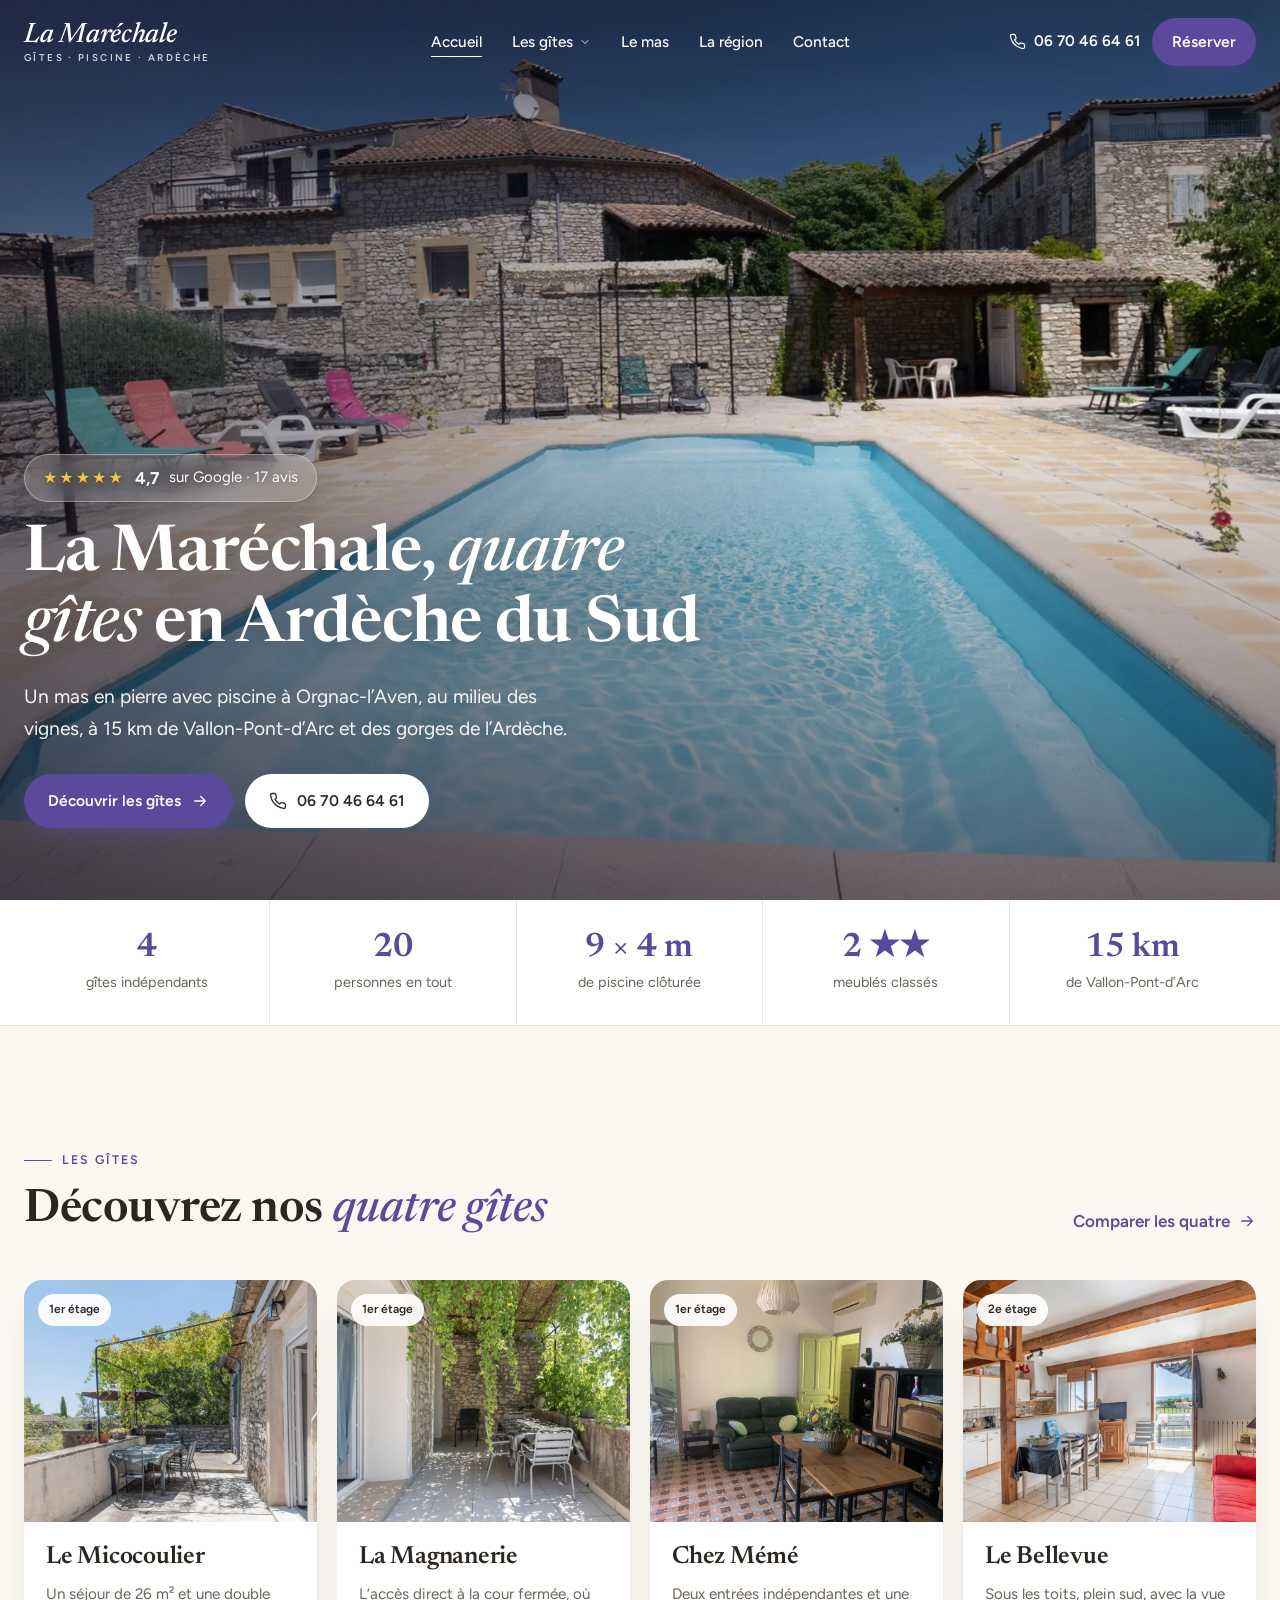
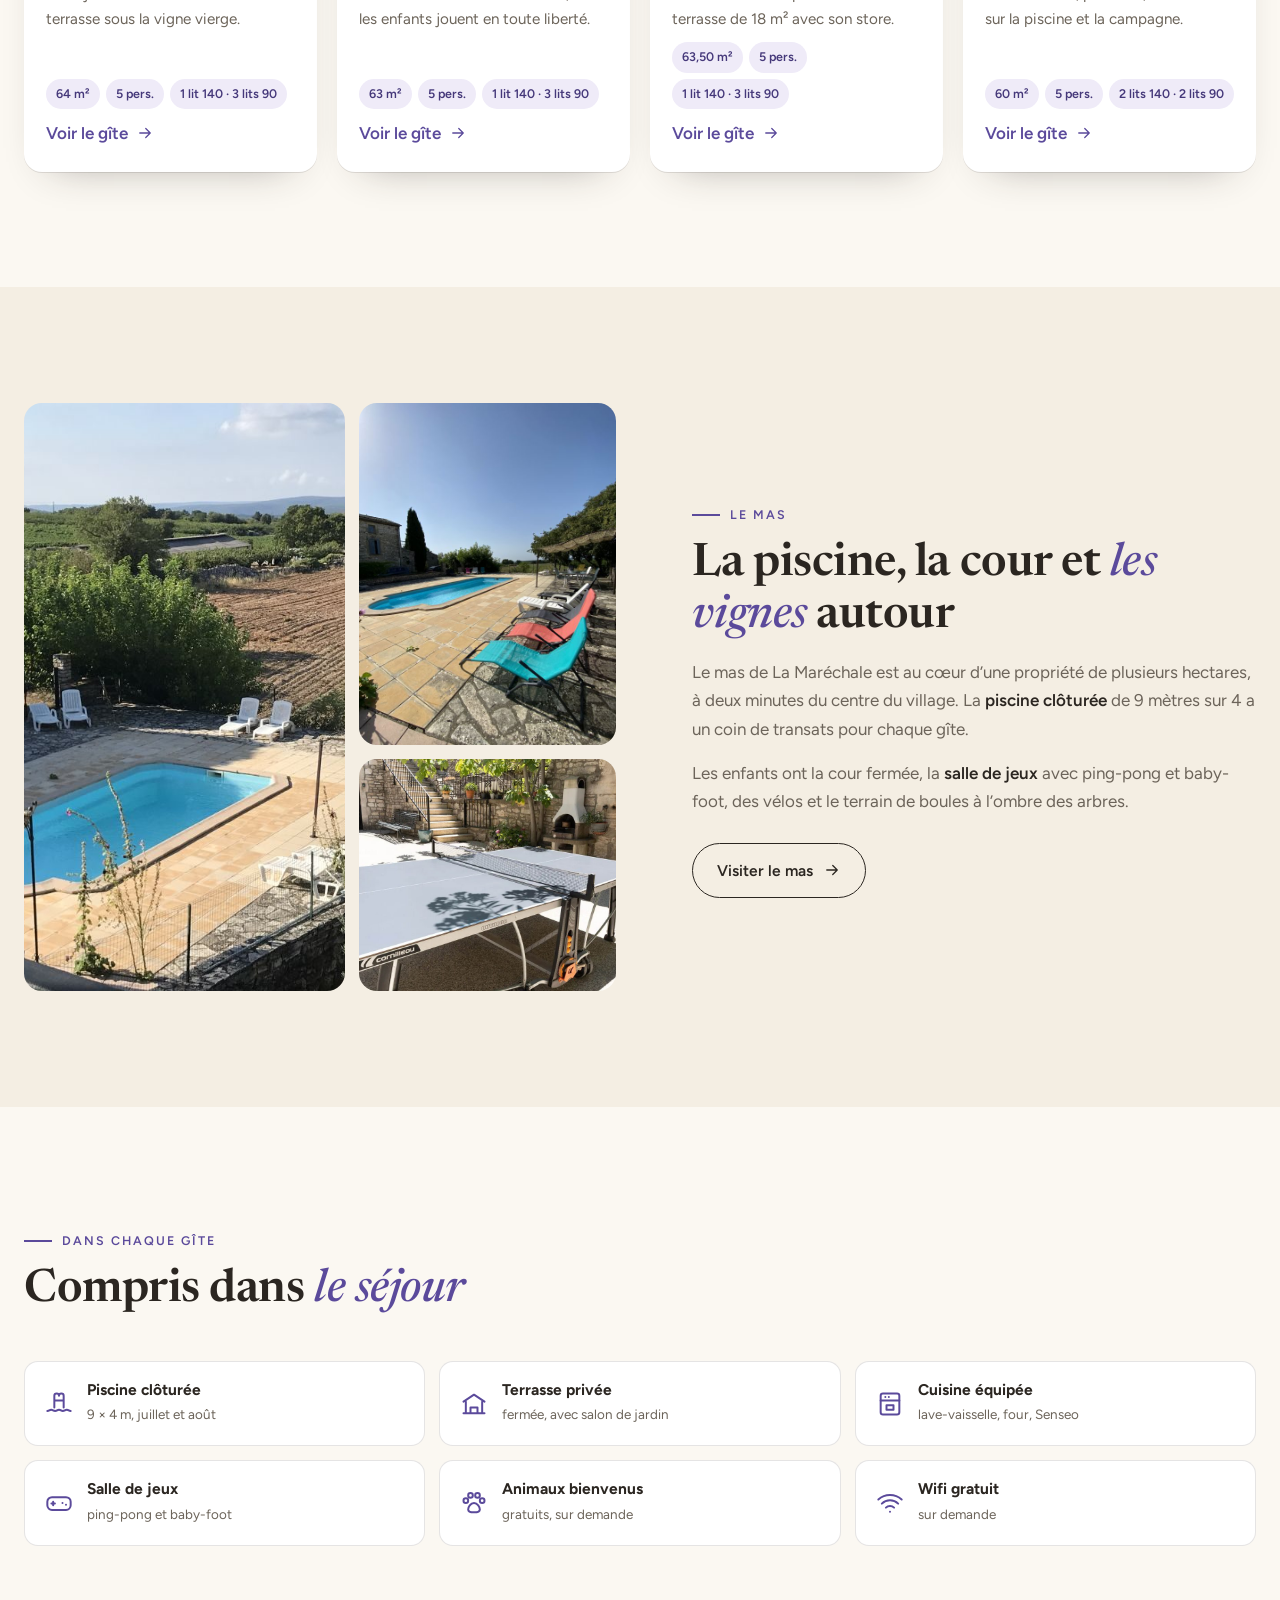
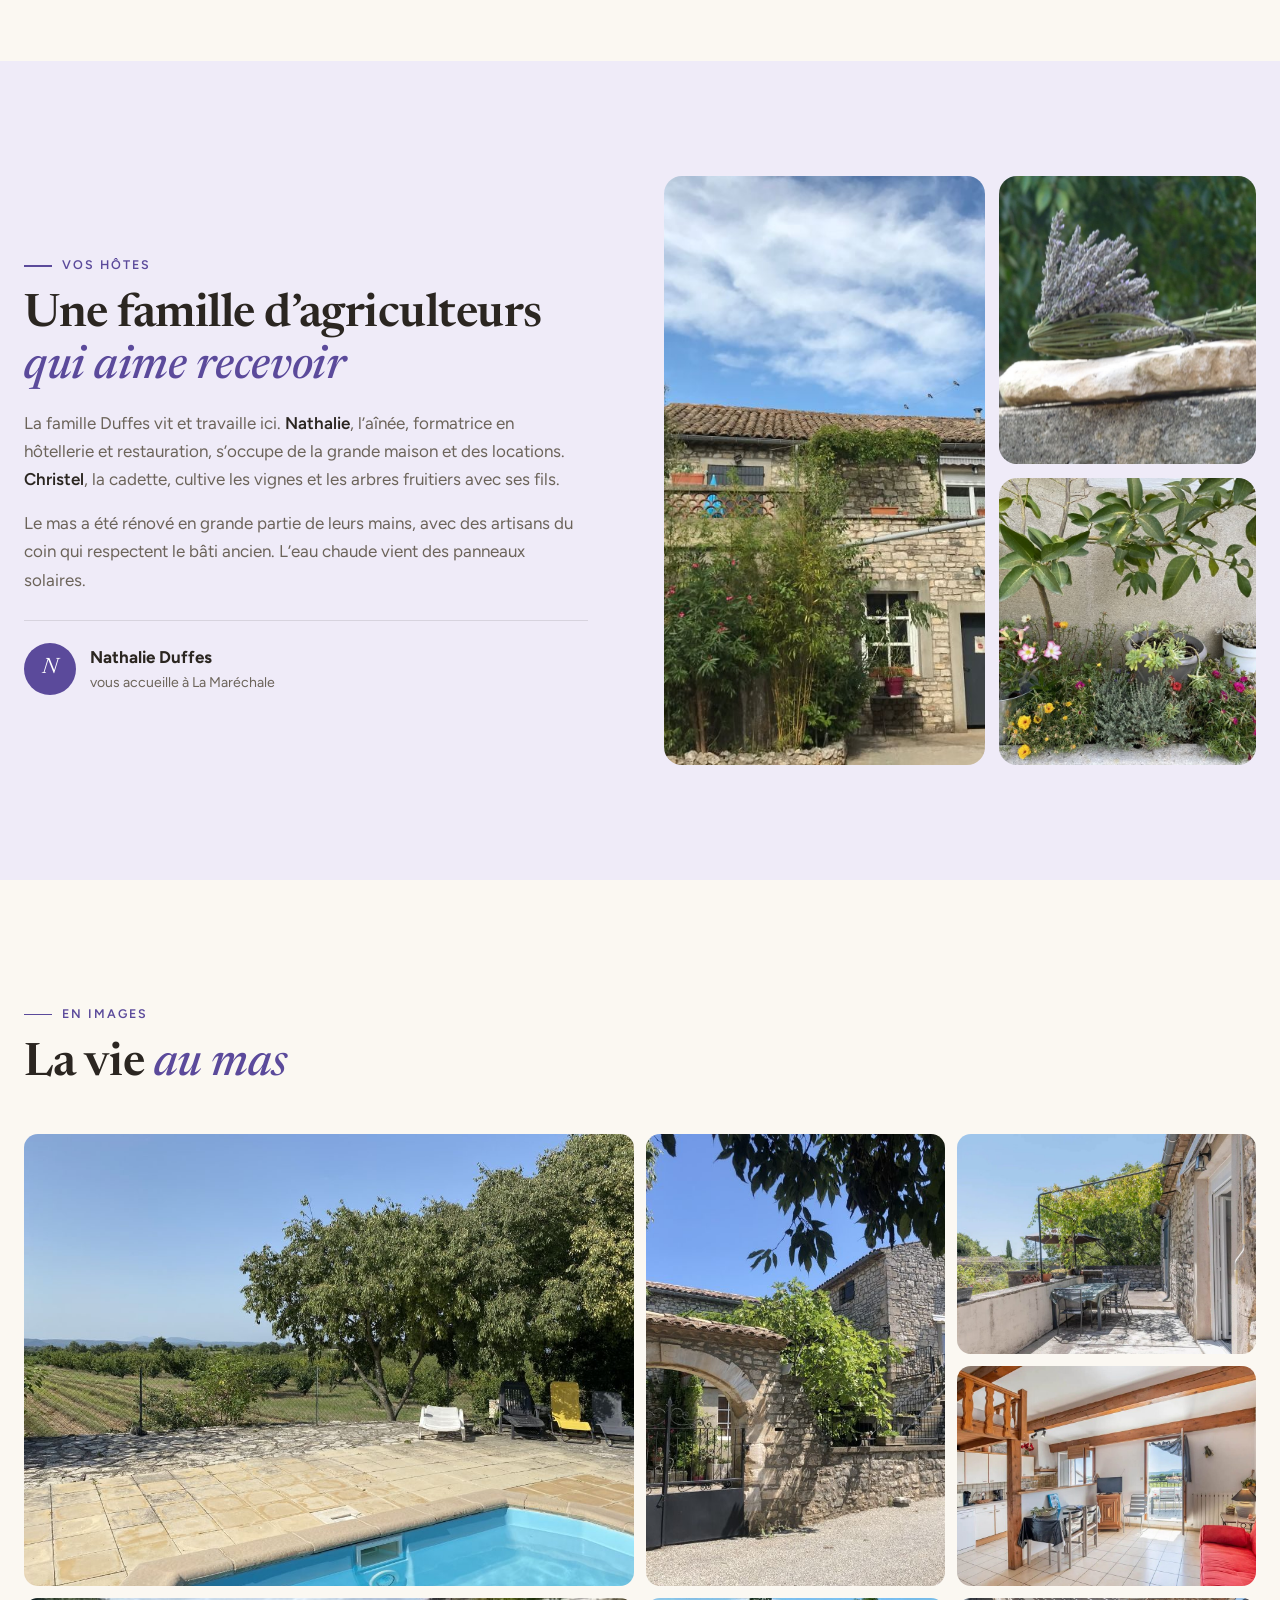
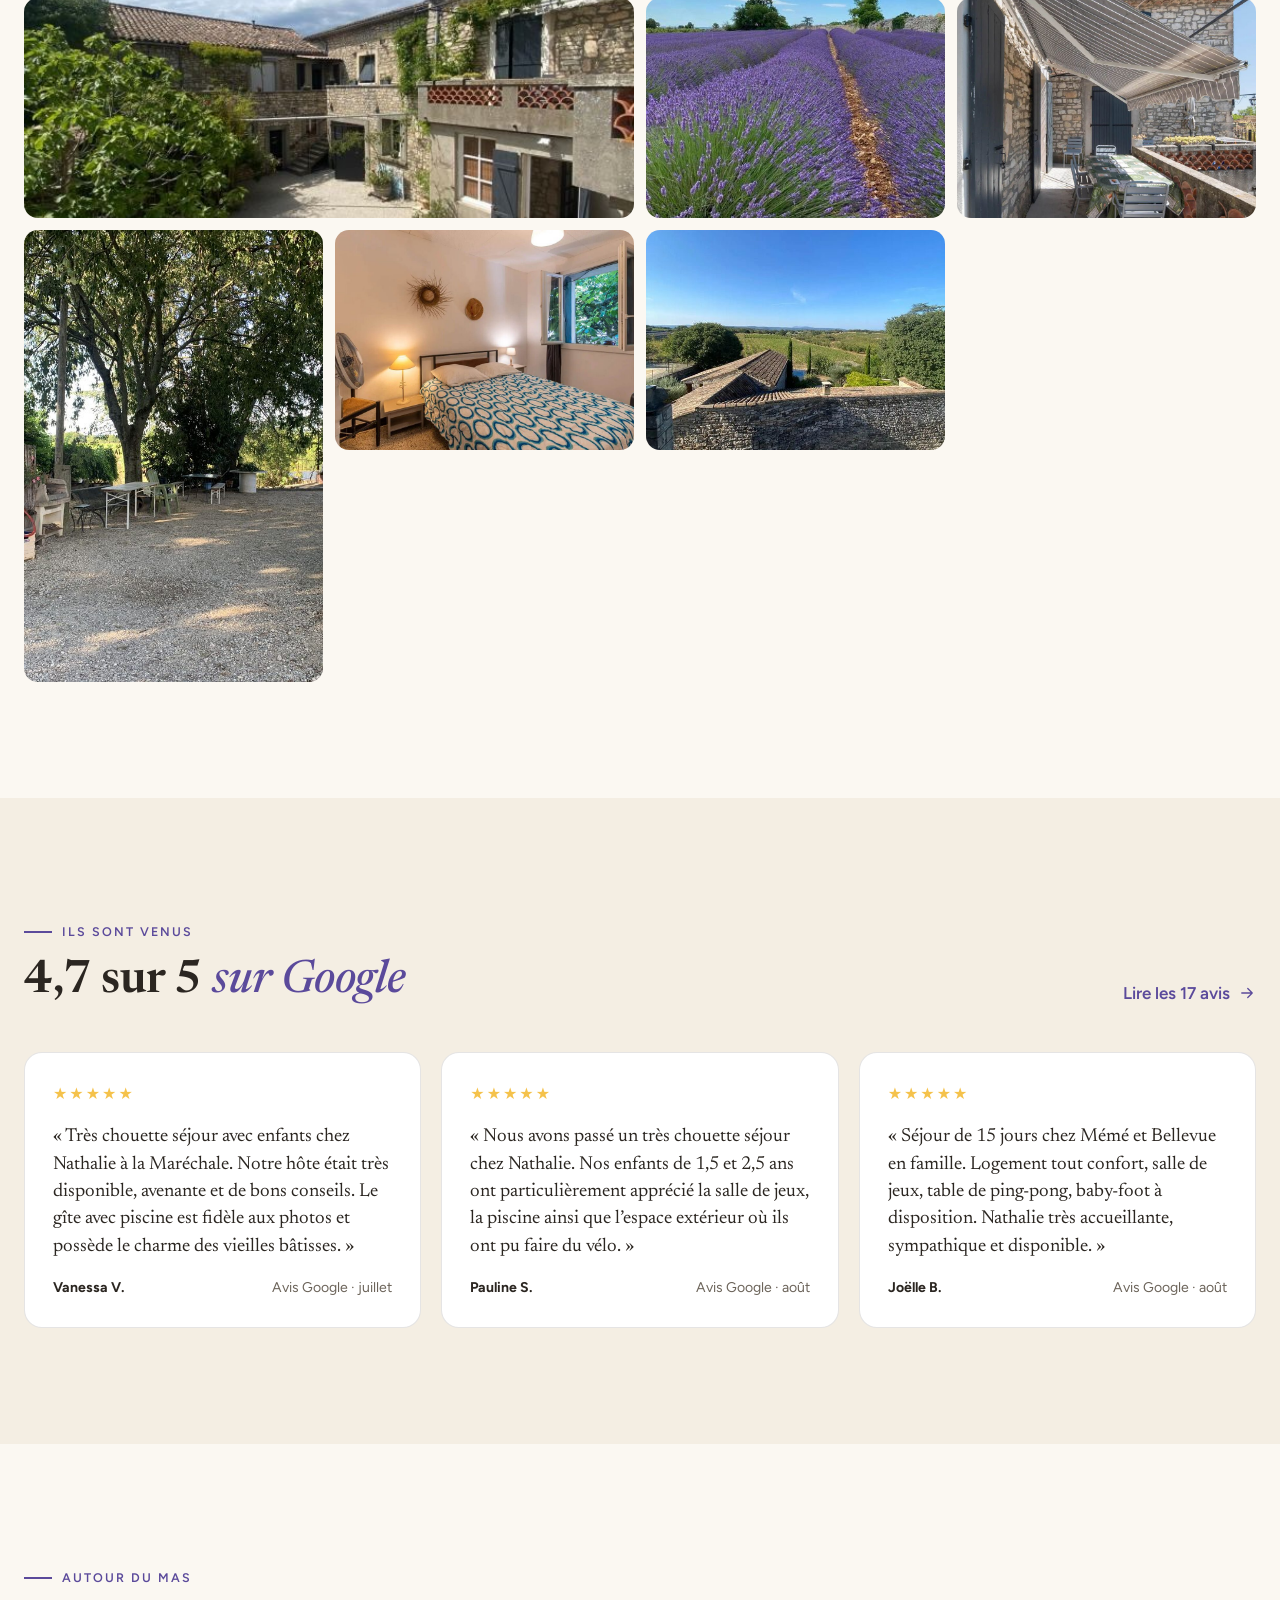
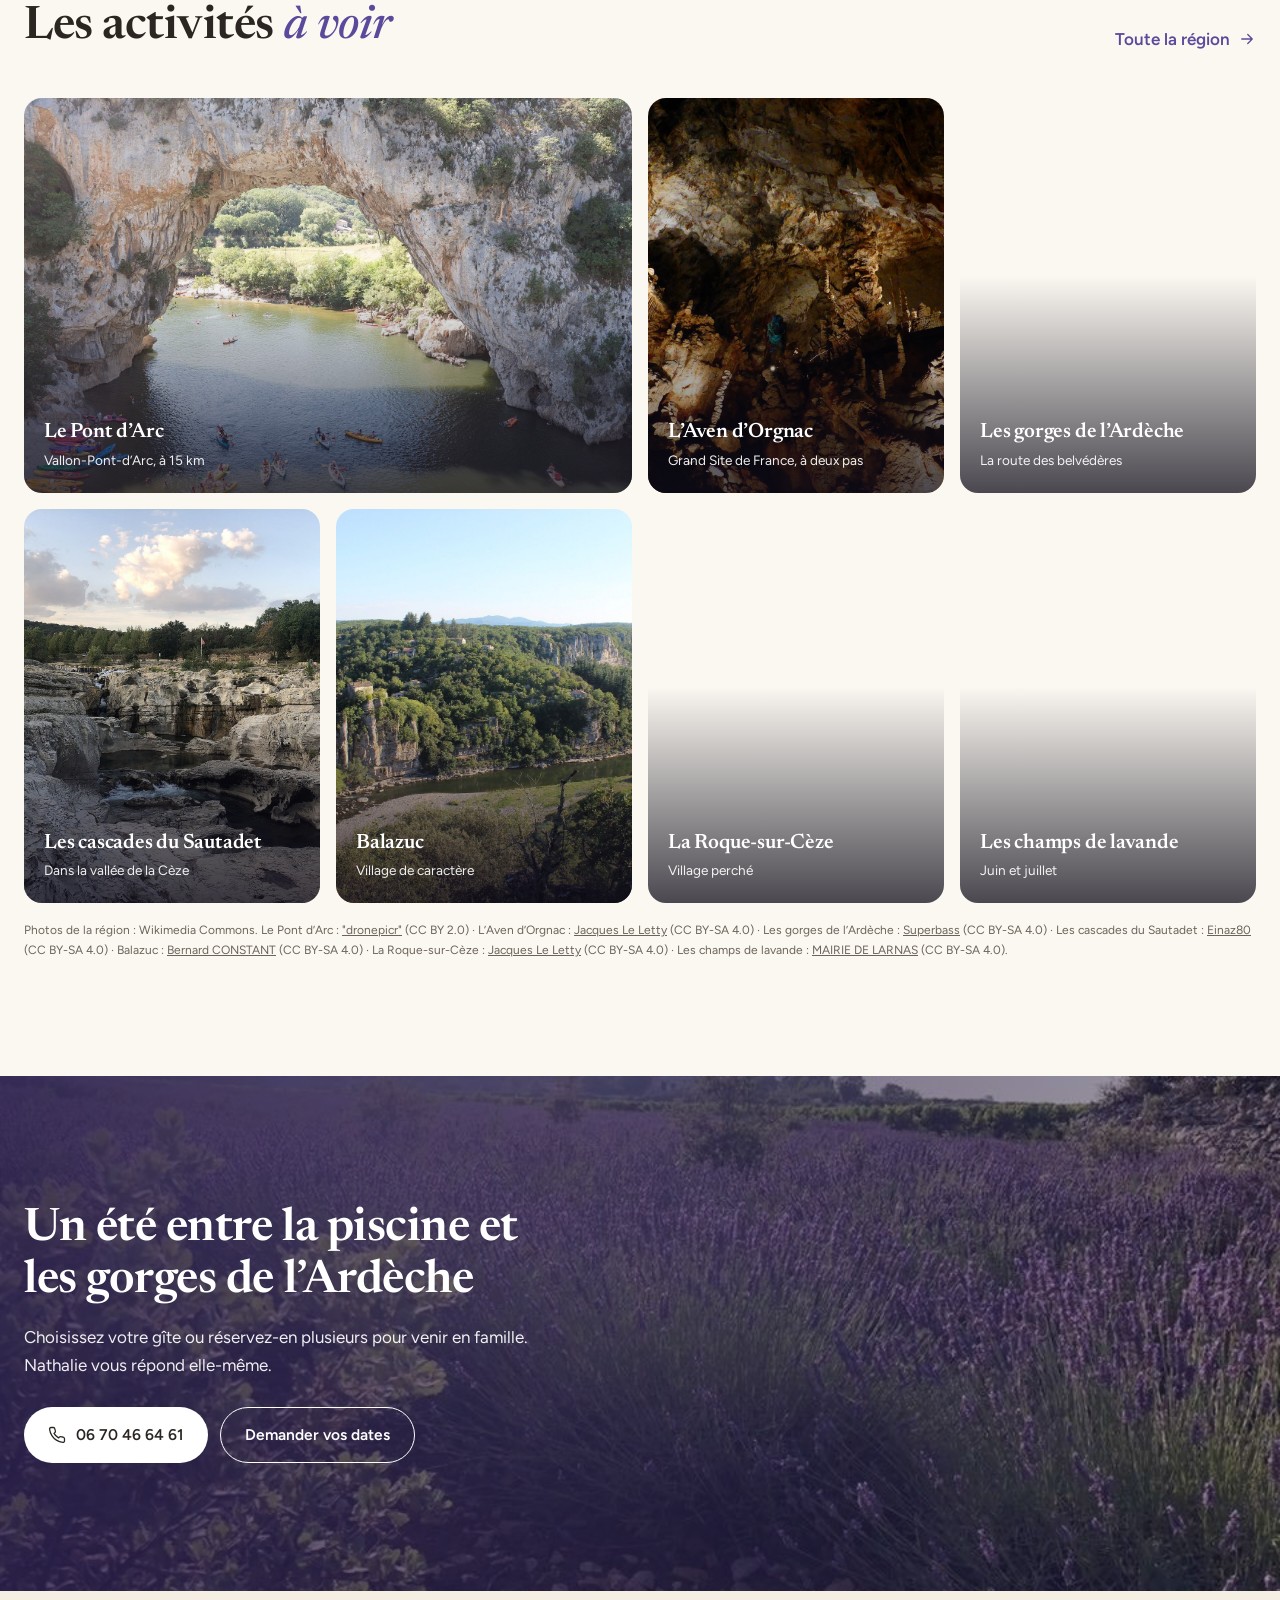
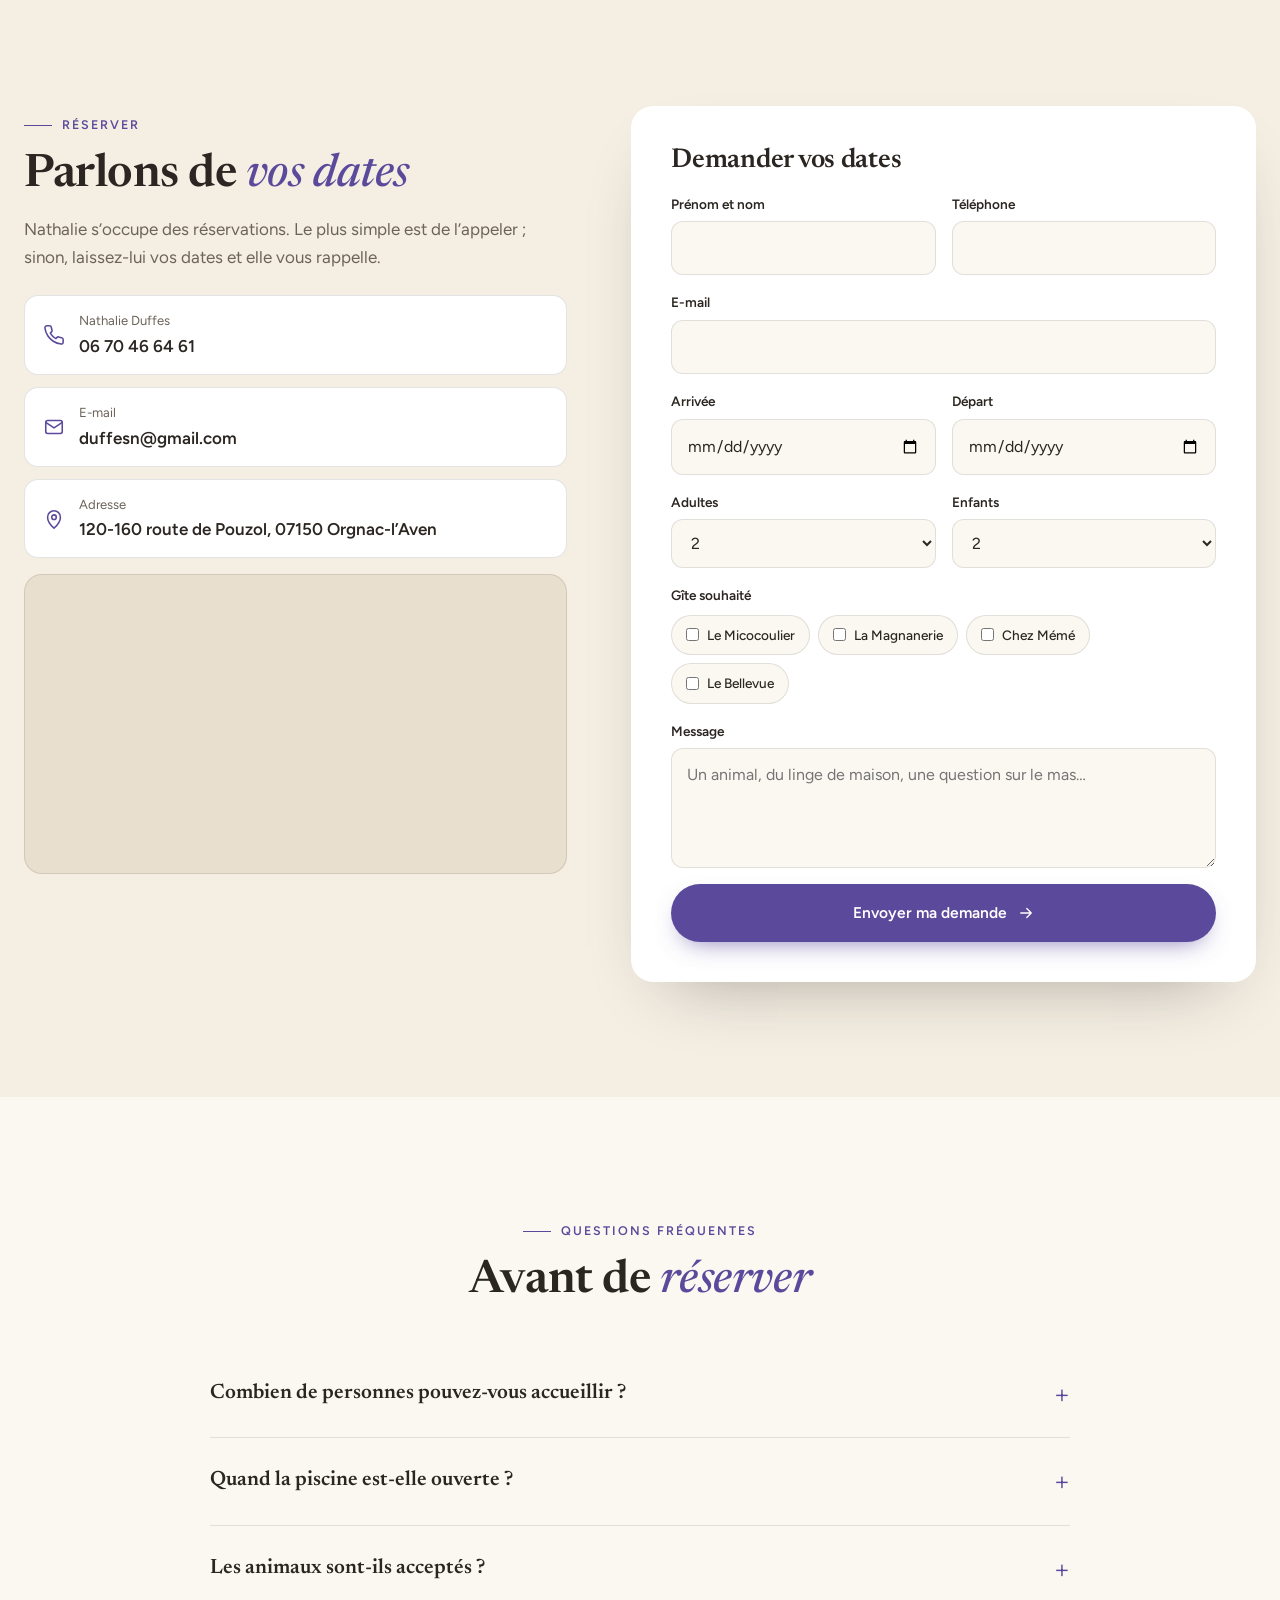
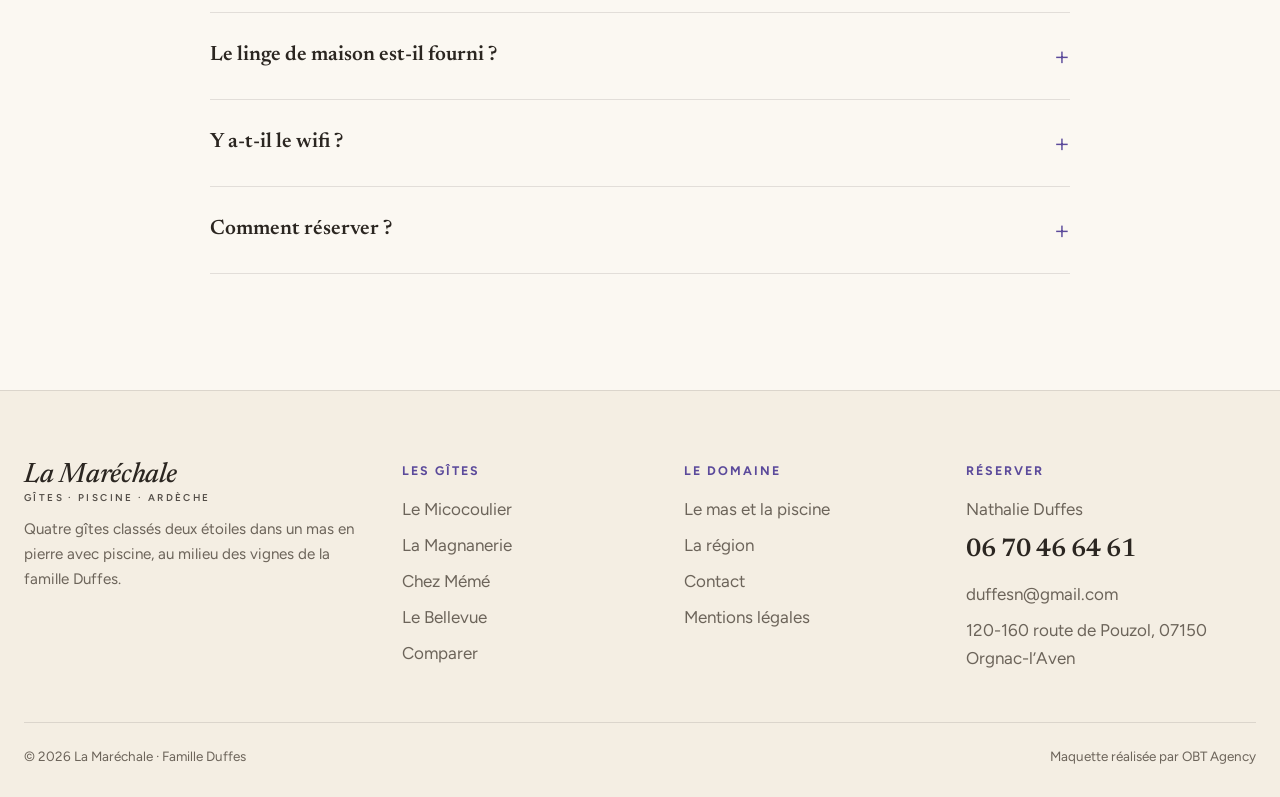
<file: index.html>
<!doctype html>
<html lang="fr">
<head>
<meta charset="utf-8">
<meta name="viewport" content="width=device-width, initial-scale=1">
<meta name="robots" content="noindex, nofollow">
<title>La Maréchale · Gîtes avec piscine à Orgnac-l’Aven (Ardèche)</title>
<meta name="description" content="Quatre gîtes classés deux étoiles dans un mas en pierre avec piscine, à Orgnac-l’Aven, à 15 km de Vallon-Pont-d’Arc.">
<link rel="preconnect" href="https://fonts.googleapis.com">
<link rel="preconnect" href="https://fonts.gstatic.com" crossorigin>
<link href="https://fonts.googleapis.com/css2?family=Figtree:wght@400;500;600&family=Newsreader:ital,opsz,wght@0,6..72,500;0,6..72,600;1,6..72,500;1,6..72,600&display=swap" rel="stylesheet">
<link rel="stylesheet" href="css/style.css">
</head>
<body data-page="accueil">
<div class="loader" aria-hidden="true">
  <img class="fond" src="images/mas/portail-voute.jpg" alt="">
  <div class="logo logo-entree"><span class="nom">La Maréchale</span><span class="sous">Gîtes · Piscine · Ardèche</span></div>
</div>
<header class="entete">
  <div class="conteneur barre">
    <a class="logo" href="index.html" aria-label="La Maréchale, accueil"><span class="nom">La Maréchale</span><span class="sous">Gîtes · Piscine · Ardèche</span></a>
    <ul class="menu">
      <li><a href="index.html" class="actif">Accueil</a></li>
      <li><a class="ouvrir" href="gites.html">Les gîtes <svg viewBox="0 0 24 24" fill="none" stroke="currentColor" stroke-width="1.7" stroke-linecap="round" stroke-linejoin="round" aria-hidden="true"><path d="m6 9 6 6 6-6"/></svg></a>
        <div class="sous-menu"><a href="le-micocoulier.html"><img src="images/micocoulier/terrasse.jpg" alt=""><span>Le Micocoulier<small>64 m² · 5 pers. · 1er étage</small></span></a><a href="la-magnanerie.html"><img src="images/magnanerie/terrasse-2.jpg" alt=""><span>La Magnanerie<small>63 m² · 5 pers. · 1er étage</small></span></a><a href="chez-meme.html"><img src="images/chez-meme/sejour.jpg" alt=""><span>Chez Mémé<small>63,50 m² · 5 pers. · 1er étage</small></span></a><a href="le-bellevue.html"><img src="images/bellevue/sejour.jpg" alt=""><span>Le Bellevue<small>60 m² · 5 pers. · 2e étage</small></span></a><a class="tous" href="gites.html">Comparer les quatre gîtes</a></div></li>
      <li><a href="le-mas.html">Le mas</a></li>
      <li><a href="la-region.html">La région</a></li>
      <li><a href="contact.html">Contact</a></li>
    </ul>
    <div class="actions">
      <a class="tel-entete" href="tel:+33670466461"><svg viewBox="0 0 24 24" fill="none" stroke="currentColor" stroke-width="1.7" stroke-linecap="round" stroke-linejoin="round" aria-hidden="true"><path d="M22 16.9v3a2 2 0 0 1-2.2 2 19.8 19.8 0 0 1-8.6-3.1 19.5 19.5 0 0 1-6-6A19.8 19.8 0 0 1 2.1 4.2 2 2 0 0 1 4.1 2h3a2 2 0 0 1 2 1.7c.1 1 .4 1.9.7 2.8a2 2 0 0 1-.5 2.1L8 9.9a16 16 0 0 0 6 6l1.3-1.3a2 2 0 0 1 2.1-.4c.9.3 1.8.6 2.8.7a2 2 0 0 1 1.7 2z"/></svg><span>06 70 46 64 61</span></a>
      <a class="btn btn-plein" href="contact.html#reserver">Réserver</a>
      <button class="burger" aria-label="Menu" aria-expanded="false"><span></span></button>
    </div>
  </div>
</header>
<main>
<section class="hero">
  <div class="diapos">
    <img class="fond actif" src="images/mas/piscine-mas.jpg" alt="La piscine et le mas de La Maréchale">
    <img class="fond" src="images/mas/portail-piscine.jpg" alt="Le portillon de la piscine dans le mur de pierre">
    <img class="fond" src="images/mas/piscine-vignes.jpg" alt="La piscine face aux vignes">
  </div>
  <div class="contenu">
    <div>
      <a class="note-heros note-heros--cadre" href="https://www.google.com/maps/place/La+Mar%C3%A9chale/data=!4m2!3m1!1s0x12b5ab848c29f821:0x435eb27cd6145ee8" target="_blank" rel="noopener"><span class="etoiles" role="img" aria-label="4,7 étoiles sur 5">★★★★★</span><strong>4,7</strong><span>sur Google · 17 avis</span></a>
      <h1>La Maréchale, <em>quatre gîtes</em> en Ardèche du Sud</h1>
      <p class="sous">Un mas en pierre avec piscine à Orgnac-l’Aven, au milieu des vignes, à 15 km de Vallon-Pont-d’Arc et des gorges de l’Ardèche.</p>
      <div class="boutons">
        <a class="btn btn-plein" href="gites.html">Découvrir les gîtes <svg viewBox="0 0 24 24" fill="none" stroke="currentColor" stroke-width="1.7" stroke-linecap="round" stroke-linejoin="round" aria-hidden="true"><path d="M5 12h14M13 6l6 6-6 6"/></svg></a>
        <a class="btn btn-blanc" href="tel:+33670466461"><svg viewBox="0 0 24 24" fill="none" stroke="currentColor" stroke-width="1.7" stroke-linecap="round" stroke-linejoin="round" aria-hidden="true"><path d="M22 16.9v3a2 2 0 0 1-2.2 2 19.8 19.8 0 0 1-8.6-3.1 19.5 19.5 0 0 1-6-6A19.8 19.8 0 0 1 2.1 4.2 2 2 0 0 1 4.1 2h3a2 2 0 0 1 2 1.7c.1 1 .4 1.9.7 2.8a2 2 0 0 1-.5 2.1L8 9.9a16 16 0 0 0 6 6l1.3-1.3a2 2 0 0 1 2.1-.4c.9.3 1.8.6 2.8.7a2 2 0 0 1 1.7 2z"/></svg> 06 70 46 64 61</a>
      </div>
    </div>
  </div>
</section>

<section class="chiffres">
  <div class="conteneur grille">
    <div class="item"><strong>4</strong><span>gîtes indépendants</span></div>
    <div class="item"><strong>20</strong><span>personnes en tout</span></div>
    <div class="item"><strong>9 × 4 m</strong><span>de piscine clôturée</span></div>
    <div class="item"><strong>2 ★★</strong><span>meublés classés</span></div>
    <div class="item"><strong>15 km</strong><span>de Vallon-Pont-d’Arc</span></div>
  </div>
</section>

<section class="section">
  <div class="conteneur">
    <div class="entete-section">
      <div><span class="surtitre">Les gîtes</span><h2>Découvrez nos <em class="it">quatre gîtes</em></h2></div>
      <a class="lien-fleche" href="gites.html">Comparer les quatre <svg viewBox="0 0 24 24" fill="none" stroke="currentColor" stroke-width="1.7" stroke-linecap="round" stroke-linejoin="round" aria-hidden="true"><path d="M5 12h14M13 6l6 6-6 6"/></svg></a>
    </div>
    <div class="gites-rail"><a class="carte-gite" href="le-micocoulier.html" data-reveal>
  <div class="visuel"><img src="images/micocoulier/terrasse.jpg" alt="Le Micocoulier" loading="lazy" decoding="async"><span class="etage">1er étage</span></div>
  <div class="corps">
    <h3>Le Micocoulier</h3>
    <p>Un séjour de 26 m² et une double terrasse sous la vigne vierge.</p>
    <div class="pastilles"><span>64 m²</span><span>5 pers.</span><span>1 lit 140 · 3 lits 90</span></div>
    <span class="lien-fleche">Voir le gîte <svg viewBox="0 0 24 24" fill="none" stroke="currentColor" stroke-width="1.7" stroke-linecap="round" stroke-linejoin="round" aria-hidden="true"><path d="M5 12h14M13 6l6 6-6 6"/></svg></span>
  </div>
</a><a class="carte-gite" href="la-magnanerie.html" data-reveal>
  <div class="visuel"><img src="images/magnanerie/terrasse-2.jpg" alt="La Magnanerie" loading="lazy" decoding="async"><span class="etage">1er étage</span></div>
  <div class="corps">
    <h3>La Magnanerie</h3>
    <p>L’accès direct à la cour fermée, où les enfants jouent en toute liberté.</p>
    <div class="pastilles"><span>63 m²</span><span>5 pers.</span><span>1 lit 140 · 3 lits 90</span></div>
    <span class="lien-fleche">Voir le gîte <svg viewBox="0 0 24 24" fill="none" stroke="currentColor" stroke-width="1.7" stroke-linecap="round" stroke-linejoin="round" aria-hidden="true"><path d="M5 12h14M13 6l6 6-6 6"/></svg></span>
  </div>
</a><a class="carte-gite" href="chez-meme.html" data-reveal>
  <div class="visuel"><img src="images/chez-meme/sejour.jpg" alt="Chez Mémé" loading="lazy" decoding="async"><span class="etage">1er étage</span></div>
  <div class="corps">
    <h3>Chez Mémé</h3>
    <p>Deux entrées indépendantes et une terrasse de 18 m² avec son store.</p>
    <div class="pastilles"><span>63,50 m²</span><span>5 pers.</span><span>1 lit 140 · 3 lits 90</span></div>
    <span class="lien-fleche">Voir le gîte <svg viewBox="0 0 24 24" fill="none" stroke="currentColor" stroke-width="1.7" stroke-linecap="round" stroke-linejoin="round" aria-hidden="true"><path d="M5 12h14M13 6l6 6-6 6"/></svg></span>
  </div>
</a><a class="carte-gite" href="le-bellevue.html" data-reveal>
  <div class="visuel"><img src="images/bellevue/sejour.jpg" alt="Le Bellevue" loading="lazy" decoding="async"><span class="etage">2e étage</span></div>
  <div class="corps">
    <h3>Le Bellevue</h3>
    <p>Sous les toits, plein sud, avec la vue sur la piscine et la campagne.</p>
    <div class="pastilles"><span>60 m²</span><span>5 pers.</span><span>2 lits 140 · 2 lits 90</span></div>
    <span class="lien-fleche">Voir le gîte <svg viewBox="0 0 24 24" fill="none" stroke="currentColor" stroke-width="1.7" stroke-linecap="round" stroke-linejoin="round" aria-hidden="true"><path d="M5 12h14M13 6l6 6-6 6"/></svg></span>
  </div>
</a></div>
  </div>
</section>

<section class="section creme">
  <div class="conteneur duo">
    <div class="duo-photos" data-reveal>
      <img src="images/mas/piscine-haut.jpg" alt="La piscine vue de la terrasse" loading="lazy" decoding="async">
      <img src="images/mas/piscine-transats.jpg" alt="Les transats au bord de l’eau" loading="lazy" decoding="async">
      <img src="images/mas/ping-pong.jpg" alt="La table de ping-pong" loading="lazy" decoding="async">
    </div>
    <div class="duo-texte" data-reveal>
      <span class="surtitre">Le mas</span>
      <h2>La piscine, la cour et <em class="it">les vignes</em> autour</h2>
      <p>Le mas de La Maréchale est au cœur d’une propriété de plusieurs hectares, à deux minutes du centre du village. La <strong>piscine clôturée</strong> de 9 mètres sur 4 a un coin de transats pour chaque gîte.</p>
      <p>Les enfants ont la cour fermée, la <strong>salle de jeux</strong> avec ping-pong et baby-foot, des vélos et le terrain de boules à l’ombre des arbres.</p>
      <a class="btn btn-contour" href="le-mas.html">Visiter le mas <svg viewBox="0 0 24 24" fill="none" stroke="currentColor" stroke-width="1.7" stroke-linecap="round" stroke-linejoin="round" aria-hidden="true"><path d="M5 12h14M13 6l6 6-6 6"/></svg></a>
    </div>
  </div>
</section>

<section class="section">
  <div class="conteneur">
    <div class="entete-section"><div><span class="surtitre">Dans chaque gîte</span><h2>Compris dans <em class="it">le séjour</em></h2></div></div>
    <div class="compris"><div class="bloc" data-reveal><svg viewBox="0 0 24 24" fill="none" stroke="currentColor" stroke-width="1.7" stroke-linecap="round" stroke-linejoin="round" aria-hidden="true"><path d="M2 18c1.7 0 1.7-1 3.3-1s1.7 1 3.4 1 1.6-1 3.3-1 1.7 1 3.3 1 1.7-1 3.4-1 1.6 1 3.3 1"/><path d="M8 15V5a2 2 0 0 1 4 0M16 15V5a2 2 0 0 0-4 0M8 9h8"/></svg><div><strong>Piscine clôturée</strong><small>9 × 4 m, juillet et août</small></div></div><div class="bloc" data-reveal><svg viewBox="0 0 24 24" fill="none" stroke="currentColor" stroke-width="1.7" stroke-linecap="round" stroke-linejoin="round" aria-hidden="true"><path d="M3 10 12 4l9 6"/><path d="M5 10v10M19 10v10M3 20h18M9 20v-5h6v5"/></svg><div><strong>Terrasse privée</strong><small>fermée, avec salon de jardin</small></div></div><div class="bloc" data-reveal><svg viewBox="0 0 24 24" fill="none" stroke="currentColor" stroke-width="1.7" stroke-linecap="round" stroke-linejoin="round" aria-hidden="true"><rect x="4" y="3" width="16" height="18" rx="2"/><path d="M4 9h16M8 6h.01M11 6h.01M9 13h6v4H9z"/></svg><div><strong>Cuisine équipée</strong><small>lave-vaisselle, four, Senseo</small></div></div><div class="bloc" data-reveal><svg viewBox="0 0 24 24" fill="none" stroke="currentColor" stroke-width="1.7" stroke-linecap="round" stroke-linejoin="round" aria-hidden="true"><rect x="2" y="7" width="20" height="11" rx="4"/><path d="M7 11v3M5.5 12.5h3M15 12h.01M18 13.5h.01"/></svg><div><strong>Salle de jeux</strong><small>ping-pong et baby-foot</small></div></div><div class="bloc" data-reveal><svg viewBox="0 0 24 24" fill="none" stroke="currentColor" stroke-width="1.7" stroke-linecap="round" stroke-linejoin="round" aria-hidden="true"><circle cx="5" cy="10" r="2"/><circle cx="9" cy="5.5" r="2"/><circle cx="15" cy="5.5" r="2"/><circle cx="19" cy="10" r="2"/><path d="M12 12c-3 0-5 3.5-5 5.5S8.5 20 12 20s5-.5 5-2.5-2-5.5-5-5.5z"/></svg><div><strong>Animaux bienvenus</strong><small>gratuits, sur demande</small></div></div><div class="bloc" data-reveal><svg viewBox="0 0 24 24" fill="none" stroke="currentColor" stroke-width="1.7" stroke-linecap="round" stroke-linejoin="round" aria-hidden="true"><path d="M5 12.5a10 10 0 0 1 14 0M8.5 16a5 5 0 0 1 7 0M2 9a15 15 0 0 1 20 0M12 19.5h.01"/></svg><div><strong>Wifi gratuit</strong><small>sur demande</small></div></div></div>
  </div>
</section>

<section class="section lavande">
  <div class="conteneur duo inverse">
    <div class="duo-photos" data-reveal>
      <img src="images/mas/facade.jpg" alt="La façade du mas" loading="lazy" decoding="async">
      <img src="images/mas/bouquet-lavande.jpg" alt="Un bouquet de lavande sur le muret" loading="lazy" decoding="async">
      <img src="images/mas/fleurs.jpg" alt="Les fleurs de la cour" loading="lazy" decoding="async">
    </div>
    <div class="duo-texte" data-reveal>
      <span class="surtitre">Vos hôtes</span>
      <h2>Une famille d’agriculteurs <em class="it">qui aime recevoir</em></h2>
      <p>La famille Duffes vit et travaille ici. <strong>Nathalie</strong>, l’aînée, formatrice en hôtellerie et restauration, s’occupe de la grande maison et des locations. <strong>Christel</strong>, la cadette, cultive les vignes et les arbres fruitiers avec ses fils.</p>
      <p>Le mas a été rénové en grande partie de leurs mains, avec des artisans du coin qui respectent le bâti ancien. L’eau chaude vient des panneaux solaires.</p>
      <div class="signature"><span class="rond">N</span><div><strong>Nathalie Duffes</strong><small>vous accueille à La Maréchale</small></div></div>
    </div>
  </div>
</section>

<section class="section">
  <div class="conteneur">
    <div class="entete-section"><div><span class="surtitre">En images</span><h2>La vie <em class="it">au mas</em></h2></div></div>
    <div class="mosaique" data-reveal><button class="grand" data-galerie="images/mas/piscine-vignes.jpg" data-legende="La piscine face aux vignes" aria-label="Agrandir : La piscine face aux vignes"><img src="images/mas/piscine-vignes.jpg" alt="La piscine face aux vignes" loading="lazy" decoding="async"><span>La piscine face aux vignes</span></button><button class="haut" data-galerie="images/mas/portail-voute.jpg" data-legende="Le portail voûté du mas" aria-label="Agrandir : Le portail voûté du mas"><img src="images/mas/portail-voute.jpg" alt="Le portail voûté du mas" loading="lazy" decoding="async"><span>Le portail voûté du mas</span></button><button class="" data-galerie="images/micocoulier/terrasse.jpg" data-legende="La terrasse du Micocoulier" aria-label="Agrandir : La terrasse du Micocoulier"><img src="images/micocoulier/terrasse.jpg" alt="La terrasse du Micocoulier" loading="lazy" decoding="async"><span>La terrasse du Micocoulier</span></button><button class="" data-galerie="images/bellevue/sejour.jpg" data-legende="Le séjour du Bellevue" aria-label="Agrandir : Le séjour du Bellevue"><img src="images/bellevue/sejour.jpg" alt="Le séjour du Bellevue" loading="lazy" decoding="async"><span>Le séjour du Bellevue</span></button><button class="large" data-galerie="images/mas/cour.jpg" data-legende="La cour du mas" aria-label="Agrandir : La cour du mas"><img src="images/mas/cour.jpg" alt="La cour du mas" loading="lazy" decoding="async"><span>La cour du mas</span></button><button class="" data-galerie="images/mas/lavande-champ.jpg" data-legende="La lavande au mois de juillet" aria-label="Agrandir : La lavande au mois de juillet"><img src="images/mas/lavande-champ.jpg" alt="La lavande au mois de juillet" loading="lazy" decoding="async"><span>La lavande au mois de juillet</span></button><button class="" data-galerie="images/chez-meme/terrasse.jpg" data-legende="La terrasse de Chez Mémé" aria-label="Agrandir : La terrasse de Chez Mémé"><img src="images/chez-meme/terrasse.jpg" alt="La terrasse de Chez Mémé" loading="lazy" decoding="async"><span>La terrasse de Chez Mémé</span></button><button class="haut" data-galerie="images/mas/ombrage-boules.jpg" data-legende="Le terrain de boules à l’ombre" aria-label="Agrandir : Le terrain de boules à l’ombre"><img src="images/mas/ombrage-boules.jpg" alt="Le terrain de boules à l’ombre" loading="lazy" decoding="async"><span>Le terrain de boules à l’ombre</span></button><button class="" data-galerie="images/magnanerie/chambre.jpg" data-legende="Une chambre de La Magnanerie" aria-label="Agrandir : Une chambre de La Magnanerie"><img src="images/magnanerie/chambre.jpg" alt="Une chambre de La Magnanerie" loading="lazy" decoding="async"><span>Une chambre de La Magnanerie</span></button><button class="" data-galerie="images/bellevue/vue.jpg" data-legende="La vue depuis Le Bellevue" aria-label="Agrandir : La vue depuis Le Bellevue"><img src="images/bellevue/vue.jpg" alt="La vue depuis Le Bellevue" loading="lazy" decoding="async"><span>La vue depuis Le Bellevue</span></button></div>
  </div>
</section>

<section class="section creme">
  <div class="conteneur">
    <div class="entete-section">
      <div><span class="surtitre">Ils sont venus</span><h2>4,7 sur 5 <em class="it">sur Google</em></h2></div>
      <a class="lien-fleche" href="https://www.google.com/maps/place/La+Mar%C3%A9chale/data=!4m2!3m1!1s0x12b5ab848c29f821:0x435eb27cd6145ee8" target="_blank" rel="noopener">Lire les 17 avis <svg viewBox="0 0 24 24" fill="none" stroke="currentColor" stroke-width="1.7" stroke-linecap="round" stroke-linejoin="round" aria-hidden="true"><path d="M5 12h14M13 6l6 6-6 6"/></svg></a>
    </div>
    <div class="avis-grille"><figure class="avis" data-reveal><div class="etoiles">★★★★★</div><blockquote>« Très chouette séjour avec enfants chez Nathalie à la Maréchale. Notre hôte était très disponible, avenante et de bons conseils. Le gîte avec piscine est fidèle aux photos et possède le charme des vieilles bâtisses. »</blockquote><footer><strong>Vanessa V.</strong><span>Avis Google · juillet</span></footer></figure><figure class="avis" data-reveal><div class="etoiles">★★★★★</div><blockquote>« Nous avons passé un très chouette séjour chez Nathalie. Nos enfants de 1,5 et 2,5 ans ont particulièrement apprécié la salle de jeux, la piscine ainsi que l’espace extérieur où ils ont pu faire du vélo. »</blockquote><footer><strong>Pauline S.</strong><span>Avis Google · août</span></footer></figure><figure class="avis" data-reveal><div class="etoiles">★★★★★</div><blockquote>« Séjour de 15 jours chez Mémé et Bellevue en famille. Logement tout confort, salle de jeux, table de ping-pong, baby-foot à disposition. Nathalie très accueillante, sympathique et disponible. »</blockquote><footer><strong>Joëlle B.</strong><span>Avis Google · août</span></footer></figure></div>
  </div>
</section>

<section class="section">
  <div class="conteneur">
    <div class="entete-section">
      <div><span class="surtitre">Autour du mas</span><h2>Les activités <em class="it">à voir</em></h2></div>
      <a class="lien-fleche" href="la-region.html">Toute la région <svg viewBox="0 0 24 24" fill="none" stroke="currentColor" stroke-width="1.7" stroke-linecap="round" stroke-linejoin="round" aria-hidden="true"><path d="M5 12h14M13 6l6 6-6 6"/></svg></a>
    </div>
    <div class="activites"><div class="activite large" data-reveal><img src="images/region/pont-d-arc.jpg" alt="Le Pont d’Arc" loading="lazy" decoding="async"><div class="txt"><h3>Le Pont d’Arc</h3><small>Vallon-Pont-d’Arc, à 15 km</small></div></div><div class="activite" data-reveal><img src="images/region/aven.jpg" alt="L’Aven d’Orgnac" loading="lazy" decoding="async"><div class="txt"><h3>L’Aven d’Orgnac</h3><small>Grand Site de France, à deux pas</small></div></div><div class="activite" data-reveal><img src="images/region/gorges.jpg" alt="Les gorges de l’Ardèche" loading="lazy" decoding="async"><div class="txt"><h3>Les gorges de l’Ardèche</h3><small>La route des belvédères</small></div></div><div class="activite" data-reveal><img src="images/region/sautadet.jpg" alt="Les cascades du Sautadet" loading="lazy" decoding="async"><div class="txt"><h3>Les cascades du Sautadet</h3><small>Dans la vallée de la Cèze</small></div></div><div class="activite" data-reveal><img src="images/region/balazuc.jpg" alt="Balazuc" loading="lazy" decoding="async"><div class="txt"><h3>Balazuc</h3><small>Village de caractère</small></div></div><div class="activite" data-reveal><img src="images/region/roque-ceze.jpg" alt="La Roque-sur-Cèze" loading="lazy" decoding="async"><div class="txt"><h3>La Roque-sur-Cèze</h3><small>Village perché</small></div></div><div class="activite" data-reveal><img src="images/region/lavande.jpg" alt="Les champs de lavande" loading="lazy" decoding="async"><div class="txt"><h3>Les champs de lavande</h3><small>Juin et juillet</small></div></div></div>
    <p class="credit">Photos de la région : Wikimedia Commons. Le Pont d’Arc : <a href="https://commons.wikimedia.org/wiki/File:Aerial_view_of_kayaks_under_the_arch_of_Pont_d%27Arc_in_Vallon-Pont-d%27Arc,_France_(53698059649).jpg" target="_blank" rel="noopener">"dronepicr"</a> (CC BY 2.0) · L’Aven d’Orgnac : <a href="https://commons.wikimedia.org/wiki/File:Grotte_Aven_Orgnac_07.jpg" target="_blank" rel="noopener">Jacques Le Letty</a> (CC BY-SA 4.0) · Les gorges de l’Ardèche : <a href="https://commons.wikimedia.org/wiki/File:2015_Gorges_de_l%27Ard%C3%A8che_1.jpg" target="_blank" rel="noopener">Superbass</a> (CC BY-SA 4.0) · Les cascades du Sautadet : <a href="https://commons.wikimedia.org/wiki/File:Sautadet_Falls.jpg" target="_blank" rel="noopener">Einaz80</a> (CC BY-SA 4.0) · Balazuc : <a href="https://commons.wikimedia.org/wiki/File:Balazuc_(Ard%C3%A8che)_vue_de_la_rivi%C3%A8re.jpg" target="_blank" rel="noopener">Bernard CONSTANT</a> (CC BY-SA 4.0) · La Roque-sur-Cèze : <a href="https://commons.wikimedia.org/wiki/File:Roque_Ceze_vue.jpg" target="_blank" rel="noopener">Jacques Le Letty</a> (CC BY-SA 4.0) · Les champs de lavande : <a href="https://commons.wikimedia.org/wiki/File:Dent_de_Rez_et_lavande.jpg" target="_blank" rel="noopener">MAIRIE DE LARNAS</a> (CC BY-SA 4.0).</p>
  </div>
</section>

<section class="appel">
  <img src="images/mas/lavande-mas.jpg" alt="" loading="lazy" decoding="async">
  <div class="conteneur">
    <h2>Un été entre la piscine et les gorges de l’Ardèche</h2>
    <p>Choisissez votre gîte ou réservez-en plusieurs pour venir en famille. Nathalie vous répond elle-même.</p>
    <div class="boutons"><a class="btn btn-blanc" href="tel:+33670466461"><svg viewBox="0 0 24 24" fill="none" stroke="currentColor" stroke-width="1.7" stroke-linecap="round" stroke-linejoin="round" aria-hidden="true"><path d="M22 16.9v3a2 2 0 0 1-2.2 2 19.8 19.8 0 0 1-8.6-3.1 19.5 19.5 0 0 1-6-6A19.8 19.8 0 0 1 2.1 4.2 2 2 0 0 1 4.1 2h3a2 2 0 0 1 2 1.7c.1 1 .4 1.9.7 2.8a2 2 0 0 1-.5 2.1L8 9.9a16 16 0 0 0 6 6l1.3-1.3a2 2 0 0 1 2.1-.4c.9.3 1.8.6 2.8.7a2 2 0 0 1 1.7 2z"/></svg> 06 70 46 64 61</a><a class="btn btn-contour" href="#reserver" style="color:#fff">Demander vos dates</a></div>
  </div>
</section>

<section class="section creme">
  <div class="conteneur contact-grille">
    <div data-reveal>
      <span class="surtitre">Réserver</span>
      <h2>Parlons de <em class="it">vos dates</em></h2>
      <p style="color:var(--doux);margin-top:14px">Nathalie s’occupe des réservations. Le plus simple est de l’appeler ; sinon, laissez-lui vos dates et elle vous rappelle.</p>
      <div class="coordonnees">
  <a href="tel:+33670466461"><svg viewBox="0 0 24 24" fill="none" stroke="currentColor" stroke-width="1.7" stroke-linecap="round" stroke-linejoin="round" aria-hidden="true"><path d="M22 16.9v3a2 2 0 0 1-2.2 2 19.8 19.8 0 0 1-8.6-3.1 19.5 19.5 0 0 1-6-6A19.8 19.8 0 0 1 2.1 4.2 2 2 0 0 1 4.1 2h3a2 2 0 0 1 2 1.7c.1 1 .4 1.9.7 2.8a2 2 0 0 1-.5 2.1L8 9.9a16 16 0 0 0 6 6l1.3-1.3a2 2 0 0 1 2.1-.4c.9.3 1.8.6 2.8.7a2 2 0 0 1 1.7 2z"/></svg><span><small>Nathalie Duffes</small><strong>06 70 46 64 61</strong></span></a>
  <a href="mailto:duffesn@gmail.com"><svg viewBox="0 0 24 24" fill="none" stroke="currentColor" stroke-width="1.7" stroke-linecap="round" stroke-linejoin="round" aria-hidden="true"><rect x="3" y="5" width="18" height="14" rx="2"/><path d="m3 7 9 6 9-6"/></svg><span><small>E-mail</small><strong>duffesn@gmail.com</strong></span></a>
  <a href="https://www.google.com/maps/place/La+Mar%C3%A9chale/data=!4m2!3m1!1s0x12b5ab848c29f821:0x435eb27cd6145ee8" target="_blank" rel="noopener"><svg viewBox="0 0 24 24" fill="none" stroke="currentColor" stroke-width="1.7" stroke-linecap="round" stroke-linejoin="round" aria-hidden="true"><path d="M12 22s7-6.1 7-12a7 7 0 0 0-14 0c0 5.9 7 12 7 12z"/><circle cx="12" cy="10" r="2.5"/></svg><span><small>Adresse</small><strong>120-160 route de Pouzol, 07150 Orgnac-l’Aven</strong></span></a>
</div>
      <div class="carte-maps"><iframe src="https://maps.google.com/maps?q=La%20Mar%C3%A9chale%20G%C3%AEtes%20Piscine%20Orgnac-l%27Aven&z=13&output=embed" title="La Maréchale sur Google Maps" loading="lazy" referrerpolicy="no-referrer-when-downgrade"></iframe></div>
    </div>
    <div data-reveal><form class="formulaire" id="reserver" novalidate>
  <h3>Demander vos dates</h3>
  <label>Prénom et nom<input type="text" name="nom" autocomplete="name" required></label>
  <label>Téléphone<input type="tel" name="tel" autocomplete="tel"></label>
  <label class="plein-l">E-mail<input type="email" name="email" autocomplete="email" required></label>
  <label>Arrivée<input type="date" name="arrivee"></label>
  <label>Départ<input type="date" name="depart"></label>
  <label>Adultes<select name="adultes"><option>1</option><option selected>2</option><option>3</option><option>4</option><option>5</option><option>6 et plus</option></select></label>
  <label>Enfants<select name="enfants"><option>0</option><option>1</option><option selected>2</option><option>3</option><option>4 et plus</option></select></label>
  <div class="plein-l"><label style="margin-bottom:8px">Gîte souhaité</label><div class="choix-gites"><label><input type="checkbox" name="gites" value="Le Micocoulier"> Le Micocoulier</label><label><input type="checkbox" name="gites" value="La Magnanerie"> La Magnanerie</label><label><input type="checkbox" name="gites" value="Chez Mémé"> Chez Mémé</label><label><input type="checkbox" name="gites" value="Le Bellevue"> Le Bellevue</label></div></div>
  <label class="plein-l">Message<textarea name="message" placeholder="Un animal, du linge de maison, une question sur le mas…"></textarea></label>
  <button class="btn btn-plein envoyer" type="submit">Envoyer ma demande <svg viewBox="0 0 24 24" fill="none" stroke="currentColor" stroke-width="1.7" stroke-linecap="round" stroke-linejoin="round" aria-hidden="true"><path d="M5 12h14M13 6l6 6-6 6"/></svg></button>
  <p class="merci">Merci ! Nathalie vous répond très vite avec les disponibilités. (Maquette : aucun message n’est envoyé.)</p>
</form></div>
  </div>
</section>
<section class="section">
  <div class="conteneur">
    <div class="entete-section" style="justify-content:center;text-align:center"><div><span class="surtitre">Questions fréquentes</span><h2>Avant de <em class="it">réserver</em></h2></div></div>
    <div class="faq"><details><summary>Combien de personnes pouvez-vous accueillir ?</summary><p>Chaque gîte accueille jusqu’à 5 personnes. Le mas compte quatre gîtes : en famille ou entre amis, vous pouvez réserver plusieurs appartements et venir jusqu’à 20.</p></details><details><summary>Quand la piscine est-elle ouverte ?</summary><p>La piscine (9 m sur 4, de 0,70 m à 1,70 m de profondeur) est remplie pour les mois de juillet et d’août. Elle est clôturée et chaque gîte a son coin de transats.</p></details><details><summary>Les animaux sont-ils acceptés ?</summary><p>Oui, gratuitement, sur demande et avec l’accord de Nathalie : deux animaux au plus par appartement, chiens non catégorisés.</p></details><details><summary>Le linge de maison est-il fourni ?</summary><p>Non, mais il peut l’être en supplément : il suffit de le demander au moment de la réservation.</p></details><details><summary>Y a-t-il le wifi ?</summary><p>Oui, gratuit, sur demande. Il est accessible à l’extérieur des appartements.</p></details><details><summary>Comment réserver ?</summary><p>Appelez Nathalie au 06 70 46 64 61 ou envoyez une demande avec le formulaire : elle vous répond avec les disponibilités et le tarif de vos dates.</p></details></div>
  </div>
</section>
</main>
<footer class="pied">
  <div class="conteneur">
    <div class="grille">
      <div>
        <a class="logo" href="index.html"><span class="nom">La Maréchale</span><span class="sous">Gîtes · Piscine · Ardèche</span></a>
        <p>Quatre gîtes classés deux étoiles dans un mas en pierre avec piscine, au milieu des vignes de la famille Duffes.</p>
      </div>
      <div><h4>Les gîtes</h4><ul><li><a href="le-micocoulier.html">Le Micocoulier</a></li><li><a href="la-magnanerie.html">La Magnanerie</a></li><li><a href="chez-meme.html">Chez Mémé</a></li><li><a href="le-bellevue.html">Le Bellevue</a></li><li><a href="gites.html">Comparer</a></li></ul></div>
      <div><h4>Le domaine</h4><ul><li><a href="le-mas.html">Le mas et la piscine</a></li><li><a href="la-region.html">La région</a></li><li><a href="contact.html">Contact</a></li><li><a href="mentions-legales.html">Mentions légales</a></li></ul></div>
      <div><h4>Réserver</h4><ul><li>Nathalie Duffes<a class="tel-pied" href="tel:+33670466461">06 70 46 64 61</a></li><li><a href="mailto:duffesn@gmail.com">duffesn@gmail.com</a></li><li>120-160 route de Pouzol, 07150 Orgnac-l’Aven</li></ul></div>
    </div>
    <div class="bas"><span>© 2026 La Maréchale · Famille Duffes</span><span>Maquette réalisée par OBT Agency</span></div>
  </div>
</footer>
<nav class="barre-mobile" aria-label="Contact rapide">
  <a class="appeler" href="tel:+33670466461"><svg viewBox="0 0 24 24" fill="none" stroke="currentColor" stroke-width="1.7" stroke-linecap="round" stroke-linejoin="round" aria-hidden="true"><path d="M22 16.9v3a2 2 0 0 1-2.2 2 19.8 19.8 0 0 1-8.6-3.1 19.5 19.5 0 0 1-6-6A19.8 19.8 0 0 1 2.1 4.2 2 2 0 0 1 4.1 2h3a2 2 0 0 1 2 1.7c.1 1 .4 1.9.7 2.8a2 2 0 0 1-.5 2.1L8 9.9a16 16 0 0 0 6 6l1.3-1.3a2 2 0 0 1 2.1-.4c.9.3 1.8.6 2.8.7a2 2 0 0 1 1.7 2z"/></svg> Appeler</a>
  <a href="contact.html#reserver"><svg viewBox="0 0 24 24" fill="none" stroke="currentColor" stroke-width="1.7" stroke-linecap="round" stroke-linejoin="round" aria-hidden="true"><rect x="3" y="5" width="18" height="14" rx="2"/><path d="m3 7 9 6 9-6"/></svg> Demande</a>
</nav>
<script src="js/site.js"></script>
</body>
</html>
</file>
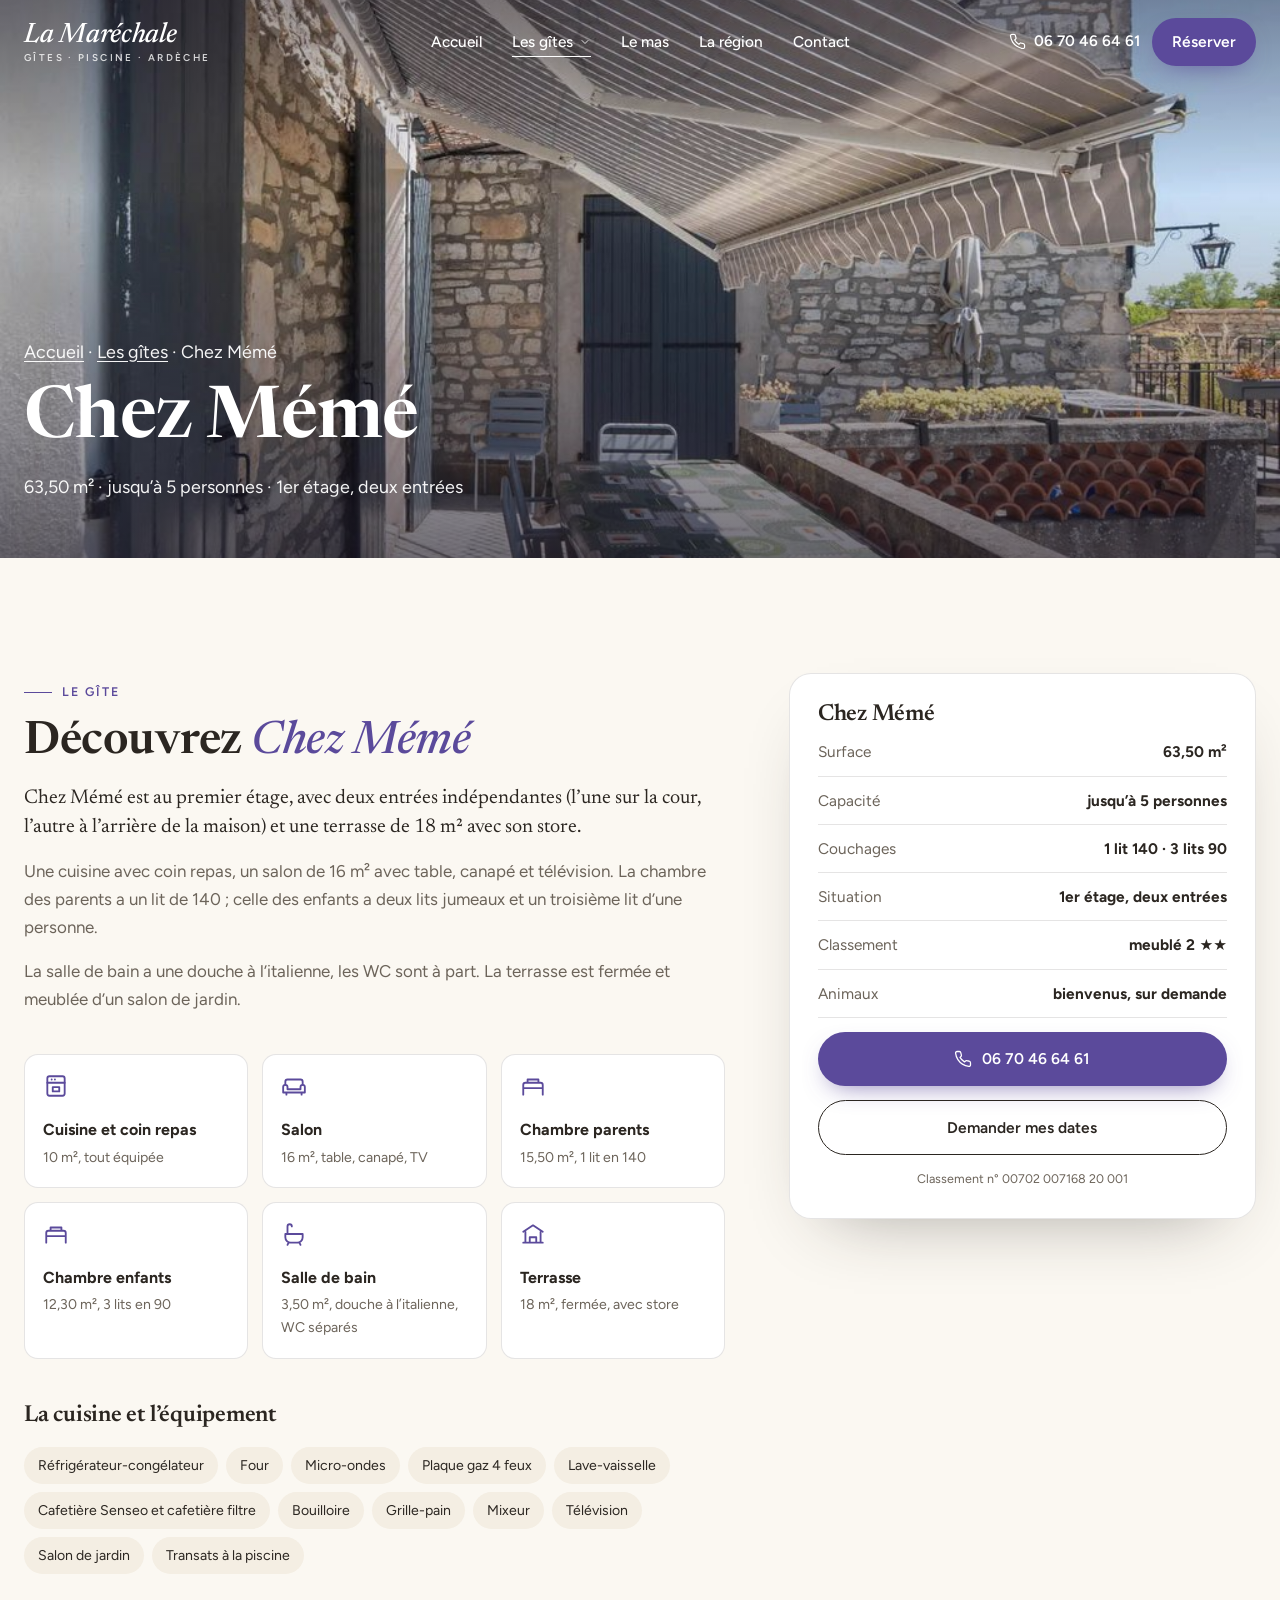
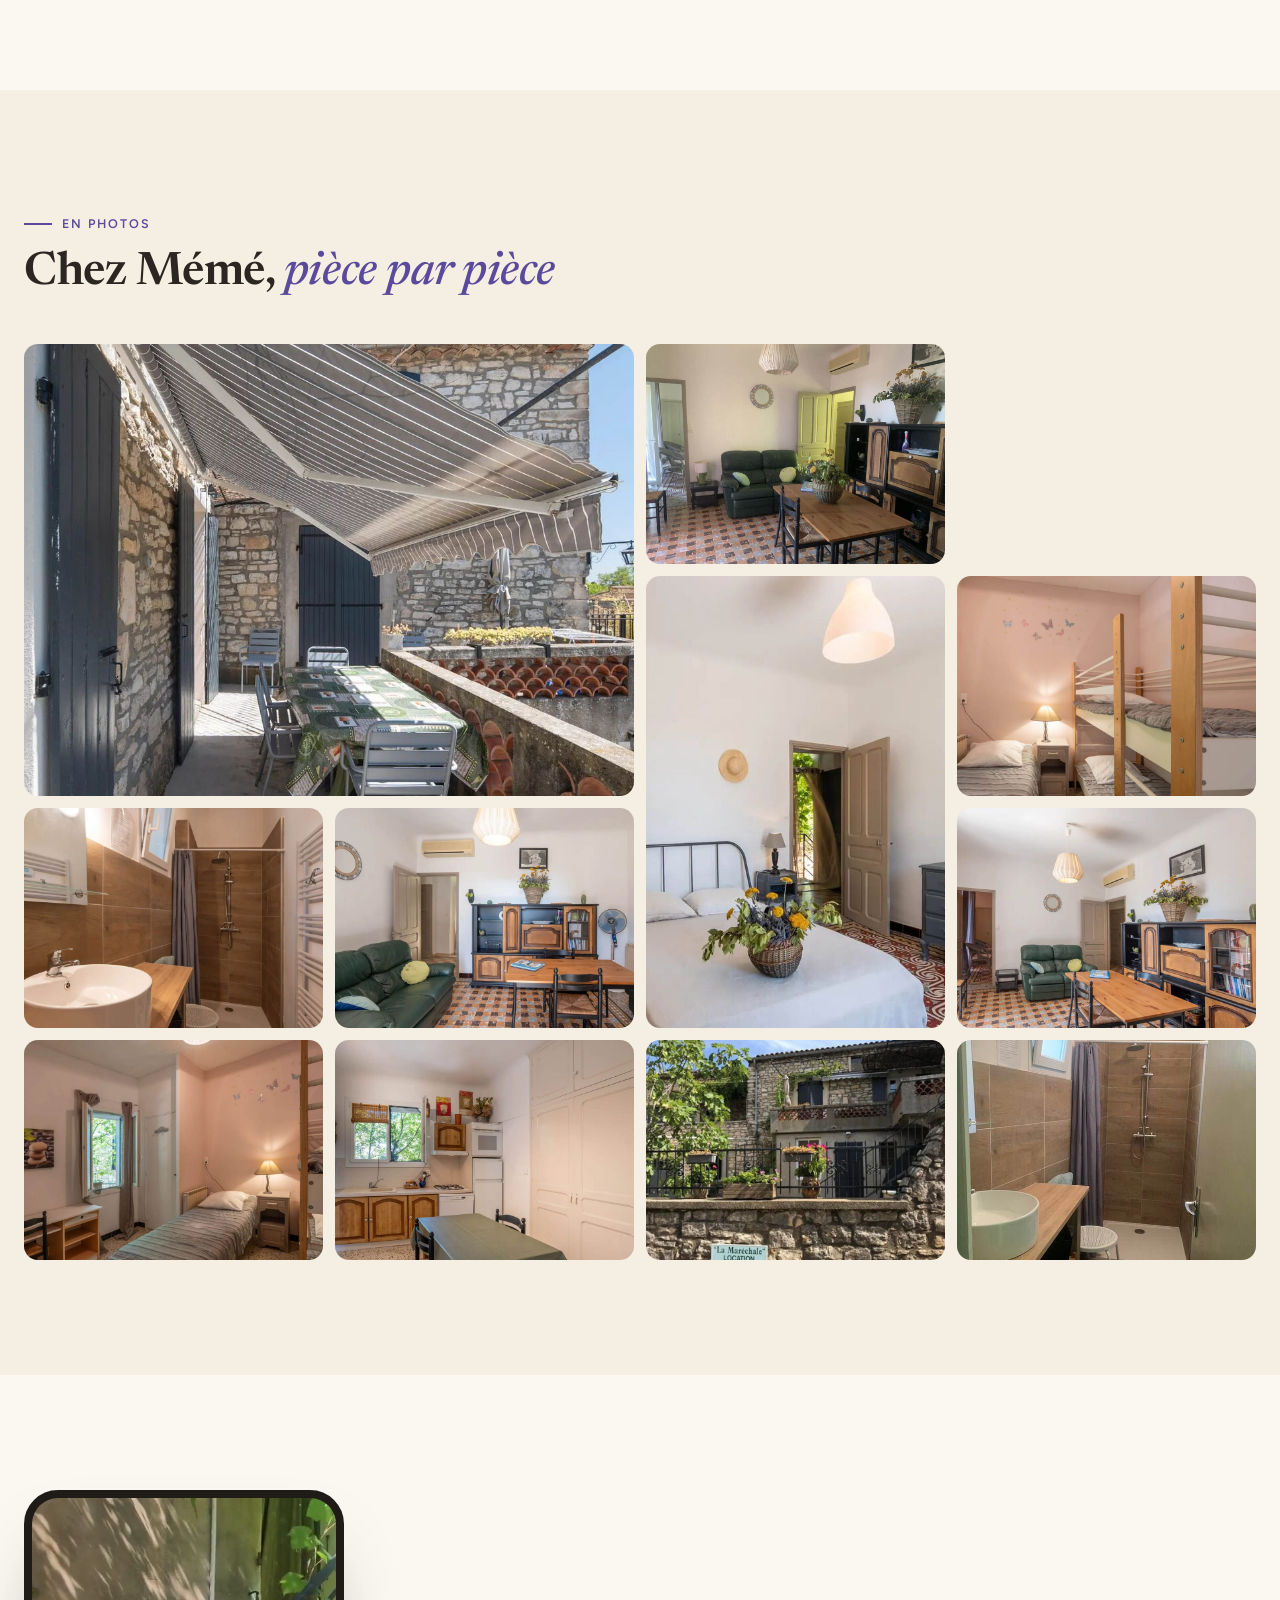
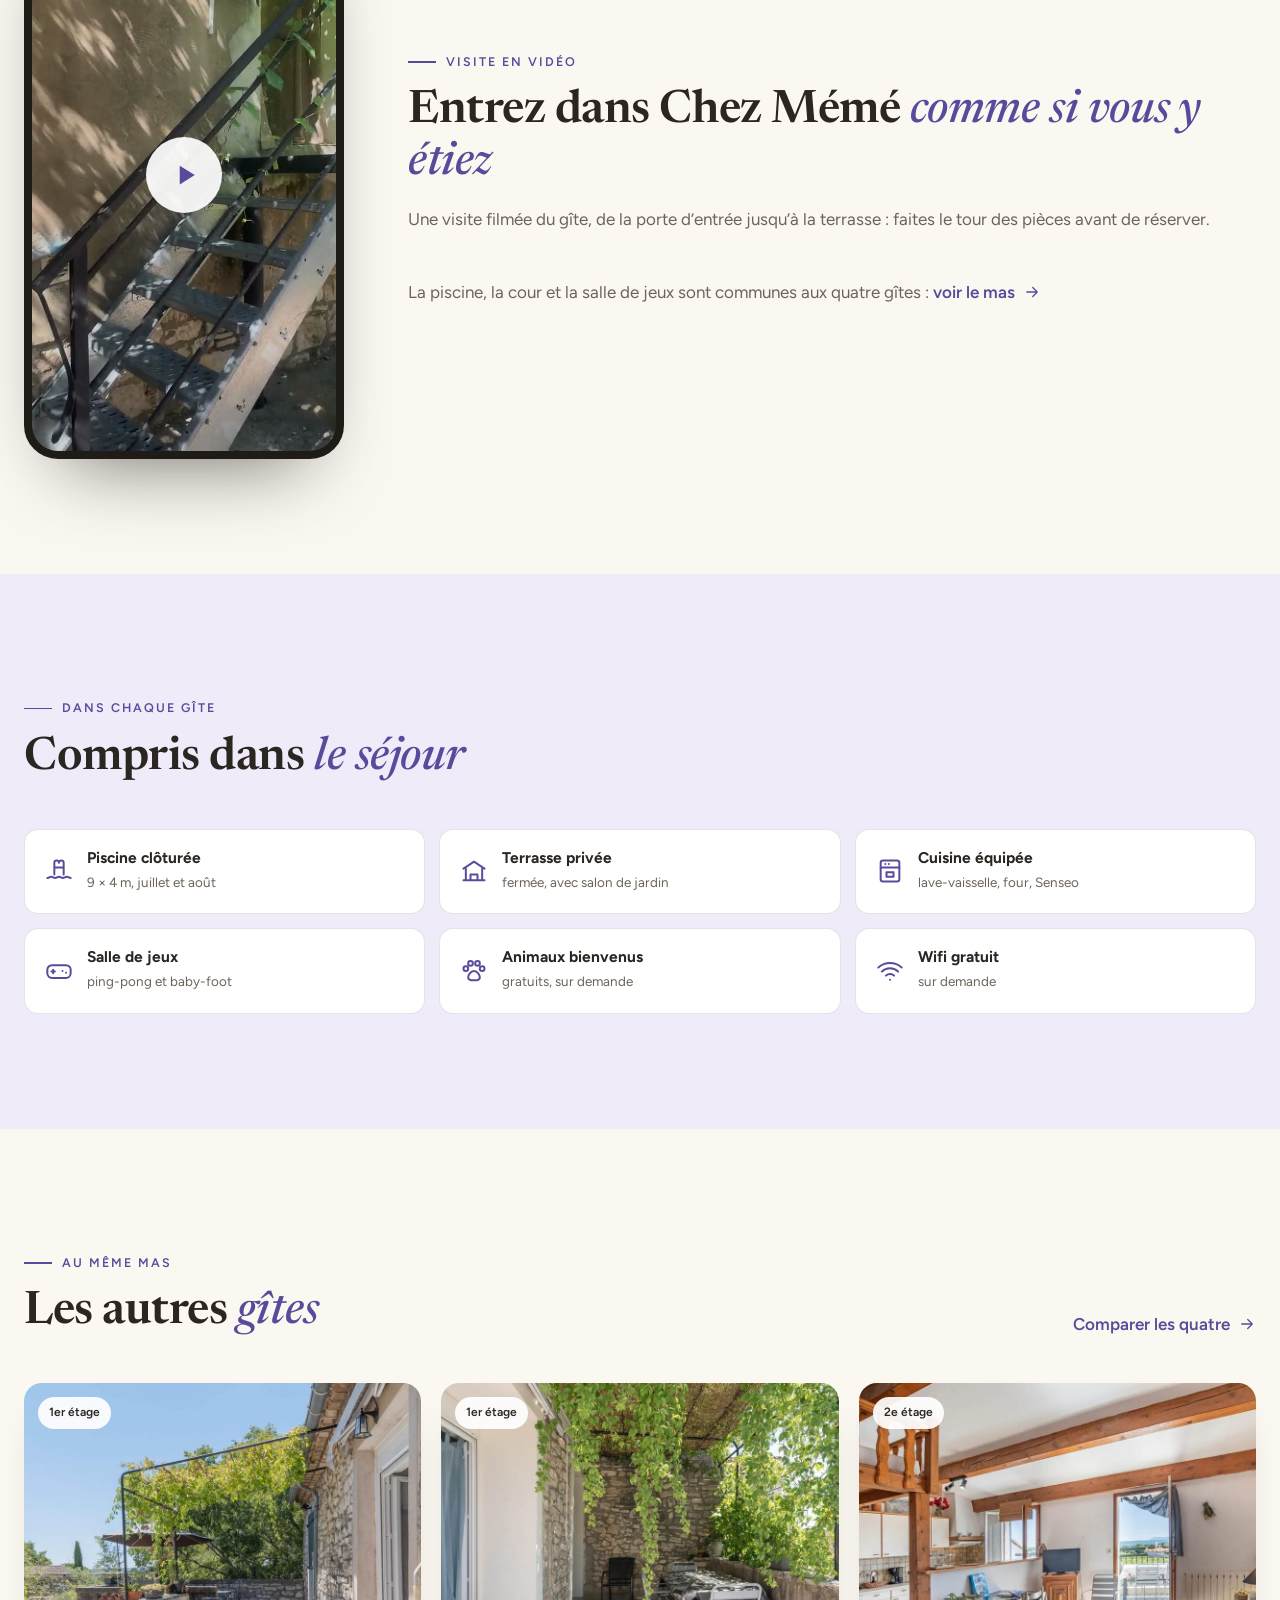
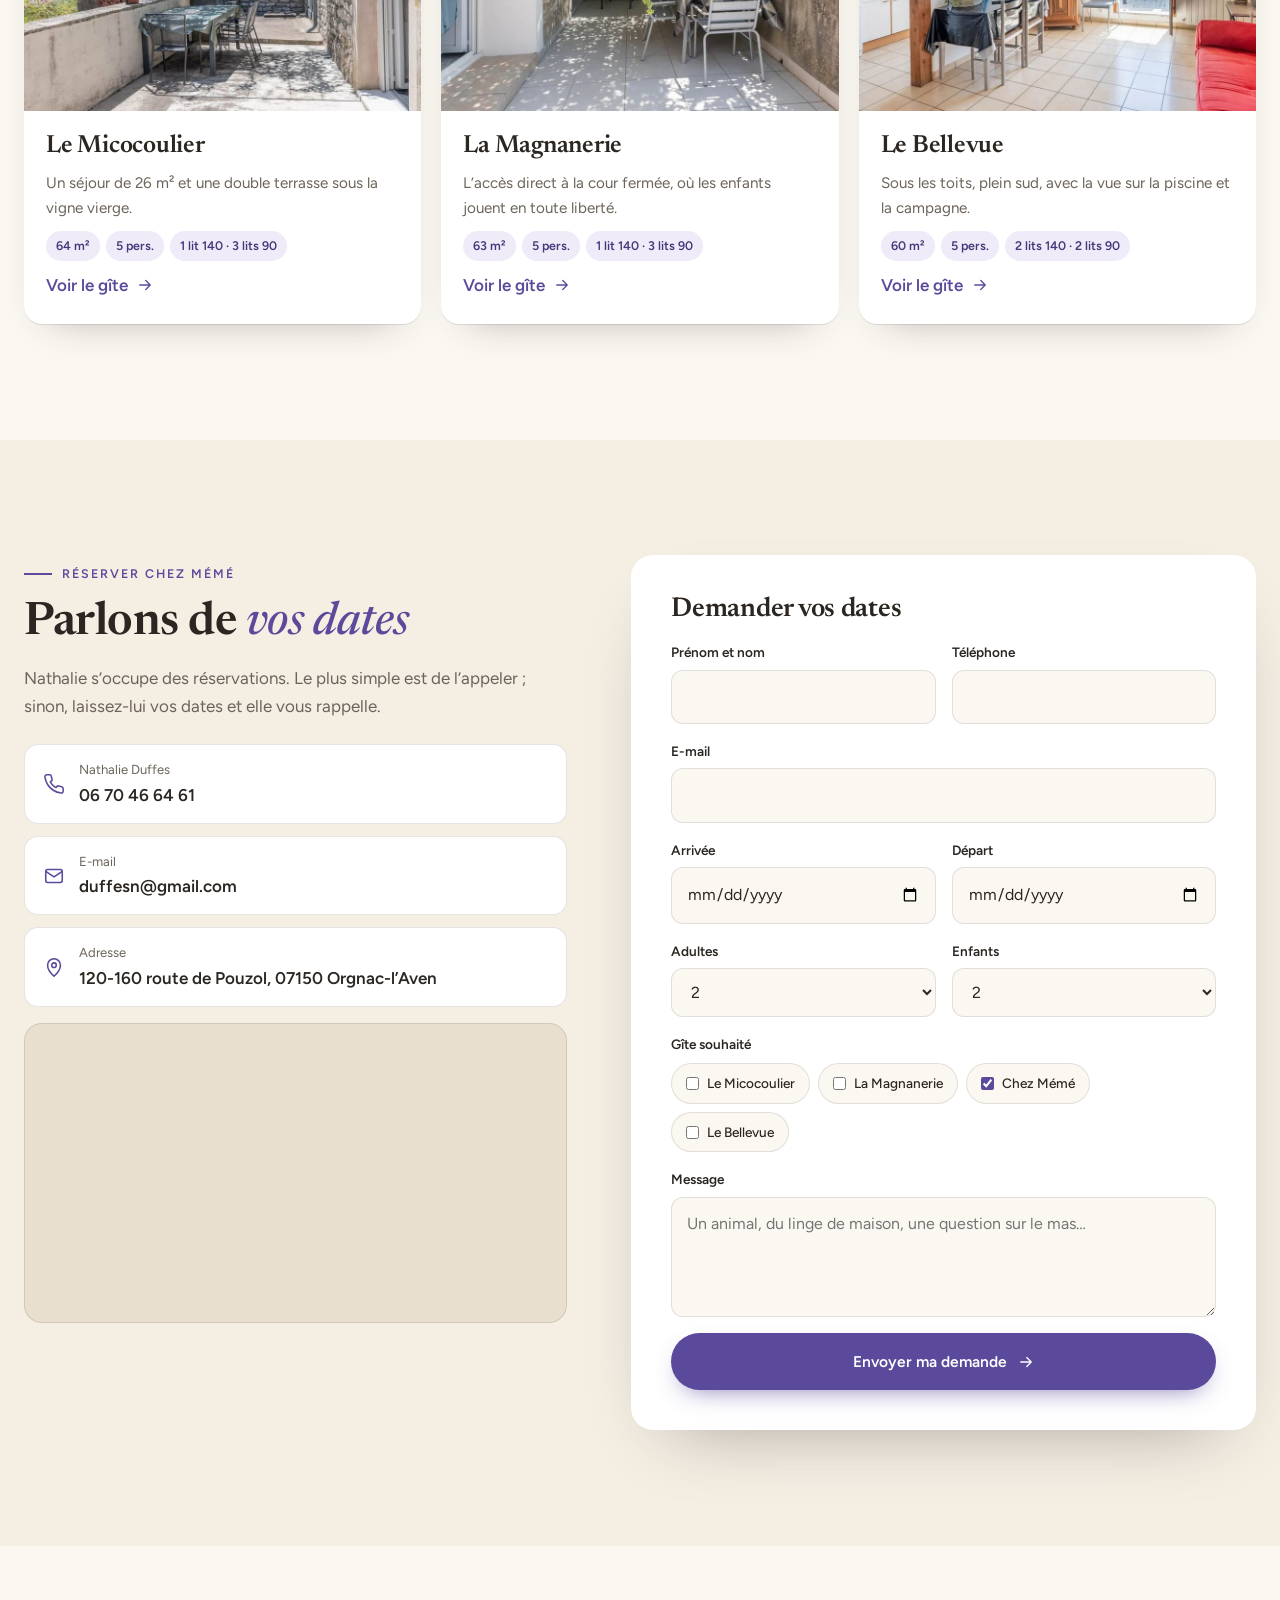
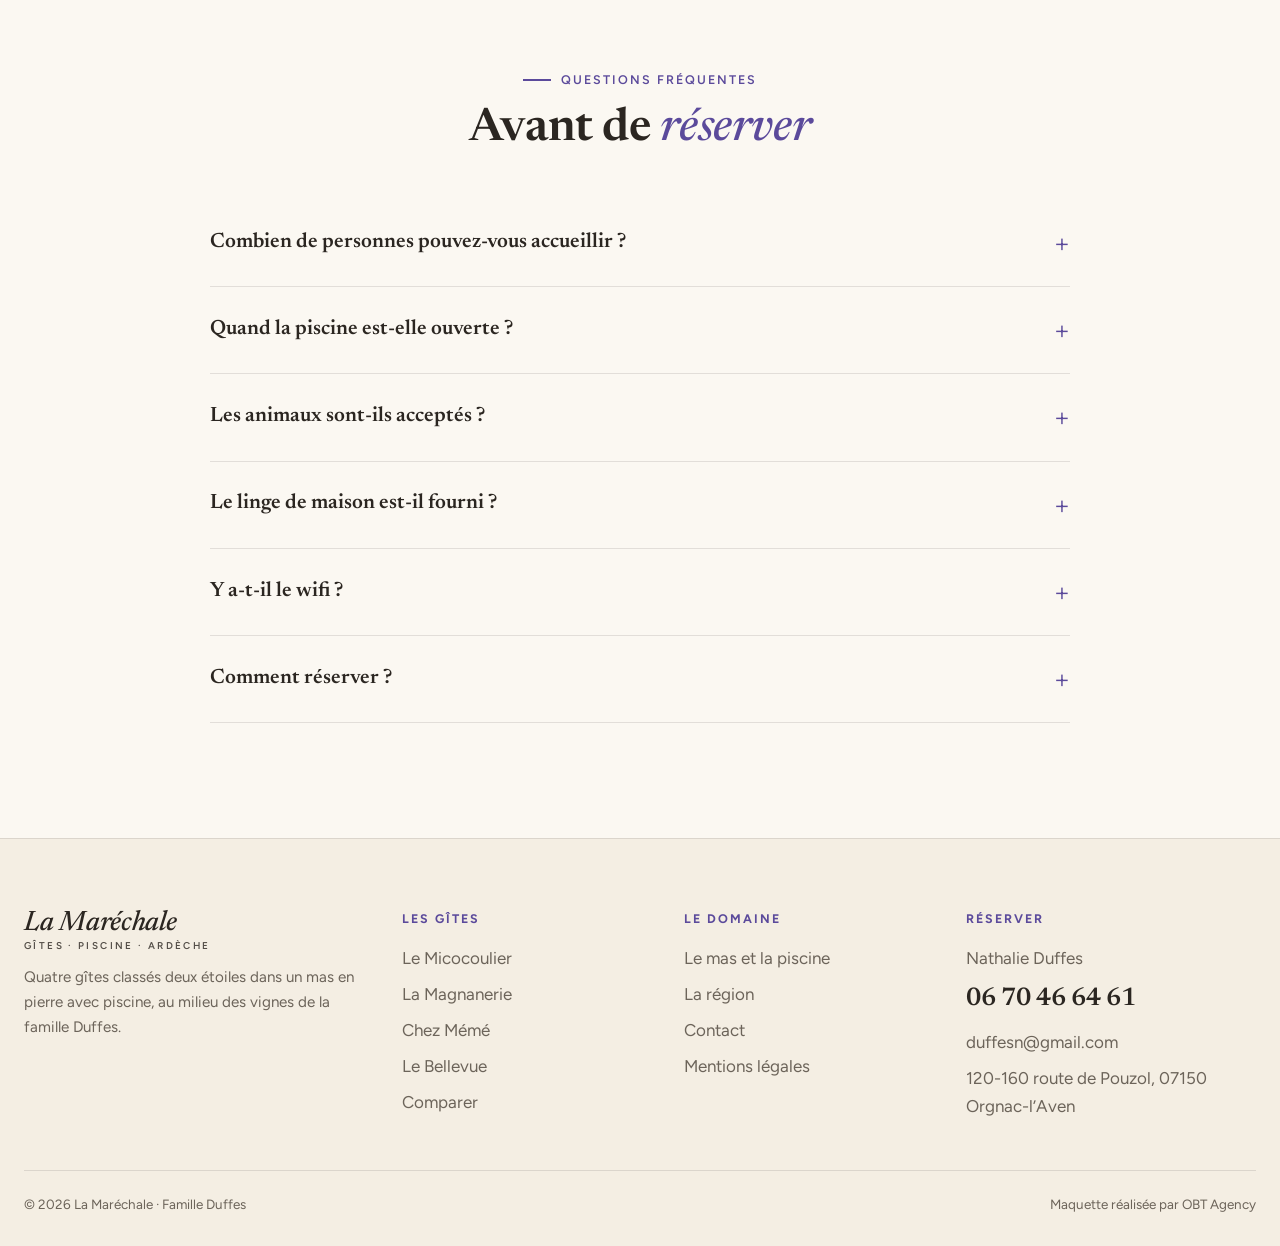
<file: chez-meme.html>
<!doctype html>
<html lang="fr">
<head>
<meta charset="utf-8">
<meta name="viewport" content="width=device-width, initial-scale=1">
<meta name="robots" content="noindex, nofollow">
<title>Chez Mémé · Gîte à La Maréchale, Orgnac-l’Aven</title>
<meta name="description" content="Chez Mémé : gîte de 63,50 m² pour 5 personnes, 1er étage, deux entrées, avec terrasse privée et piscine, à Orgnac-l’Aven en Ardèche.">
<link rel="preconnect" href="https://fonts.googleapis.com">
<link rel="preconnect" href="https://fonts.gstatic.com" crossorigin>
<link href="https://fonts.googleapis.com/css2?family=Figtree:wght@400;500;600&family=Newsreader:ital,opsz,wght@0,6..72,500;0,6..72,600;1,6..72,500;1,6..72,600&display=swap" rel="stylesheet">
<link rel="stylesheet" href="css/style.css">
</head>
<body data-page="chez-meme">
<header class="entete">
  <div class="conteneur barre">
    <a class="logo" href="index.html" aria-label="La Maréchale, accueil"><span class="nom">La Maréchale</span><span class="sous">Gîtes · Piscine · Ardèche</span></a>
    <ul class="menu">
      <li><a href="index.html">Accueil</a></li>
      <li><a class="ouvrir actif" href="gites.html">Les gîtes <svg viewBox="0 0 24 24" fill="none" stroke="currentColor" stroke-width="1.7" stroke-linecap="round" stroke-linejoin="round" aria-hidden="true"><path d="m6 9 6 6 6-6"/></svg></a>
        <div class="sous-menu"><a href="le-micocoulier.html"><img src="images/micocoulier/terrasse.jpg" alt=""><span>Le Micocoulier<small>64 m² · 5 pers. · 1er étage</small></span></a><a href="la-magnanerie.html"><img src="images/magnanerie/terrasse-2.jpg" alt=""><span>La Magnanerie<small>63 m² · 5 pers. · 1er étage</small></span></a><a href="chez-meme.html"><img src="images/chez-meme/sejour.jpg" alt=""><span>Chez Mémé<small>63,50 m² · 5 pers. · 1er étage</small></span></a><a href="le-bellevue.html"><img src="images/bellevue/sejour.jpg" alt=""><span>Le Bellevue<small>60 m² · 5 pers. · 2e étage</small></span></a><a class="tous" href="gites.html">Comparer les quatre gîtes</a></div></li>
      <li><a href="le-mas.html">Le mas</a></li>
      <li><a href="la-region.html">La région</a></li>
      <li><a href="contact.html">Contact</a></li>
    </ul>
    <div class="actions">
      <a class="tel-entete" href="tel:+33670466461"><svg viewBox="0 0 24 24" fill="none" stroke="currentColor" stroke-width="1.7" stroke-linecap="round" stroke-linejoin="round" aria-hidden="true"><path d="M22 16.9v3a2 2 0 0 1-2.2 2 19.8 19.8 0 0 1-8.6-3.1 19.5 19.5 0 0 1-6-6A19.8 19.8 0 0 1 2.1 4.2 2 2 0 0 1 4.1 2h3a2 2 0 0 1 2 1.7c.1 1 .4 1.9.7 2.8a2 2 0 0 1-.5 2.1L8 9.9a16 16 0 0 0 6 6l1.3-1.3a2 2 0 0 1 2.1-.4c.9.3 1.8.6 2.8.7a2 2 0 0 1 1.7 2z"/></svg><span>06 70 46 64 61</span></a>
      <a class="btn btn-plein" href="contact.html#reserver">Réserver</a>
      <button class="burger" aria-label="Menu" aria-expanded="false"><span></span></button>
    </div>
  </div>
</header>
<main>
<section class="bandeau">
  <img src="images/chez-meme/terrasse.jpg" alt="Chez Mémé">
  <div class="conteneur">
    <p class="fil"><a href="index.html">Accueil</a> · <a href="gites.html">Les gîtes</a> · Chez Mémé</p>
    <h1>Chez Mémé</h1>
    <p>63,50 m² · jusqu’à 5 personnes · 1er étage, deux entrées</p>
  </div>
</section>

<section class="section">
  <div class="conteneur fiche">
    <div class="intro" data-reveal>
      <span class="surtitre">Le gîte</span>
      <h2>Découvrez <em class="it">Chez Mémé</em></h2>
      <p class="chapo">Chez Mémé est au premier étage, avec deux entrées indépendantes (l’une sur la cour, l’autre à l’arrière de la maison) et une terrasse de 18 m² avec son store.</p>
      <p>Une cuisine avec coin repas, un salon de 16 m² avec table, canapé et télévision. La chambre des parents a un lit de 140 ; celle des enfants a deux lits jumeaux et un troisième lit d’une personne.</p><p>La salle de bain a une douche à l’italienne, les WC sont à part. La terrasse est fermée et meublée d’un salon de jardin.</p>
      <div class="pieces"><div class="piece"><svg viewBox="0 0 24 24" fill="none" stroke="currentColor" stroke-width="1.7" stroke-linecap="round" stroke-linejoin="round" aria-hidden="true"><rect x="4" y="3" width="16" height="18" rx="2"/><path d="M4 9h16M8 6h.01M11 6h.01M9 13h6v4H9z"/></svg><strong>Cuisine et coin repas</strong><small>10 m², tout équipée</small></div><div class="piece"><svg viewBox="0 0 24 24" fill="none" stroke="currentColor" stroke-width="1.7" stroke-linecap="round" stroke-linejoin="round" aria-hidden="true"><path d="M4 11V8a2 2 0 0 1 2-2h12a2 2 0 0 1 2 2v3"/><path d="M2 13a2 2 0 0 1 4 0v2h12v-2a2 2 0 0 1 4 0v5H2zM5 18v2M19 18v2"/></svg><strong>Salon</strong><small>16 m², table, canapé, TV</small></div><div class="piece"><svg viewBox="0 0 24 24" fill="none" stroke="currentColor" stroke-width="1.7" stroke-linecap="round" stroke-linejoin="round" aria-hidden="true"><path d="M3 18v-7a2 2 0 0 1 2-2h14a2 2 0 0 1 2 2v7M3 14h18M3 18v2M21 18v2M7 9V6h10v3"/></svg><strong>Chambre parents</strong><small>15,50 m², 1 lit en 140</small></div><div class="piece"><svg viewBox="0 0 24 24" fill="none" stroke="currentColor" stroke-width="1.7" stroke-linecap="round" stroke-linejoin="round" aria-hidden="true"><path d="M3 18v-7a2 2 0 0 1 2-2h14a2 2 0 0 1 2 2v7M3 14h18M3 18v2M21 18v2M7 9V6h10v3"/></svg><strong>Chambre enfants</strong><small>12,30 m², 3 lits en 90</small></div><div class="piece"><svg viewBox="0 0 24 24" fill="none" stroke="currentColor" stroke-width="1.7" stroke-linecap="round" stroke-linejoin="round" aria-hidden="true"><path d="M4 12h16v3a5 5 0 0 1-5 5H9a5 5 0 0 1-5-5zM6 12V5a2 2 0 0 1 4 0M7 20l-1 2M17 20l1 2"/></svg><strong>Salle de bain</strong><small>3,50 m², douche à l’italienne, WC séparés</small></div><div class="piece"><svg viewBox="0 0 24 24" fill="none" stroke="currentColor" stroke-width="1.7" stroke-linecap="round" stroke-linejoin="round" aria-hidden="true"><path d="M3 10 12 4l9 6"/><path d="M5 10v10M19 10v10M3 20h18M9 20v-5h6v5"/></svg><strong>Terrasse</strong><small>18 m², fermée, avec store</small></div></div>
      <h3 style="margin-top:44px">La cuisine et l’équipement</h3>
      <div class="equipements"><span>Réfrigérateur-congélateur</span><span>Four</span><span>Micro-ondes</span><span>Plaque gaz 4 feux</span><span>Lave-vaisselle</span><span>Cafetière Senseo et cafetière filtre</span><span>Bouilloire</span><span>Grille-pain</span><span>Mixeur</span><span>Télévision</span><span>Salon de jardin</span><span>Transats à la piscine</span></div>
    </div>
    <aside class="encart" data-reveal>
      <h3>Chez Mémé</h3>
      <div class="ligne"><span>Surface</span><strong>63,50 m²</strong></div>
      <div class="ligne"><span>Capacité</span><strong>jusqu’à 5 personnes</strong></div>
      <div class="ligne"><span>Couchages</span><strong>1 lit 140 · 3 lits 90</strong></div>
      <div class="ligne"><span>Situation</span><strong>1er étage, deux entrées</strong></div>
      <div class="ligne"><span>Classement</span><strong>meublé 2 ★★</strong></div>
      <div class="ligne"><span>Animaux</span><strong>bienvenus, sur demande</strong></div>
      <a class="btn btn-plein" href="tel:+33670466461"><svg viewBox="0 0 24 24" fill="none" stroke="currentColor" stroke-width="1.7" stroke-linecap="round" stroke-linejoin="round" aria-hidden="true"><path d="M22 16.9v3a2 2 0 0 1-2.2 2 19.8 19.8 0 0 1-8.6-3.1 19.5 19.5 0 0 1-6-6A19.8 19.8 0 0 1 2.1 4.2 2 2 0 0 1 4.1 2h3a2 2 0 0 1 2 1.7c.1 1 .4 1.9.7 2.8a2 2 0 0 1-.5 2.1L8 9.9a16 16 0 0 0 6 6l1.3-1.3a2 2 0 0 1 2.1-.4c.9.3 1.8.6 2.8.7a2 2 0 0 1 1.7 2z"/></svg> 06 70 46 64 61</a>
      <a class="btn btn-contour" href="contact.html?gite=chez-meme#reserver">Demander mes dates</a>
      <p class="classement">Classement n° 00702 007168 20 001</p>
    </aside>
  </div>
</section>

<section class="section creme">
  <div class="conteneur">
    <div class="entete-section"><div><span class="surtitre">En photos</span><h2>Chez Mémé, <em class="it">pièce par pièce</em></h2></div></div>
    <div class="mosaique" data-reveal><button class="grand" data-galerie="images/chez-meme/terrasse.jpg" data-legende="La terrasse et son store" aria-label="Agrandir : La terrasse et son store"><img src="images/chez-meme/terrasse.jpg" alt="La terrasse et son store" loading="lazy" decoding="async"><span>La terrasse et son store</span></button><button class="" data-galerie="images/chez-meme/sejour.jpg" data-legende="Le séjour" aria-label="Agrandir : Le séjour"><img src="images/chez-meme/sejour.jpg" alt="Le séjour" loading="lazy" decoding="async"><span>Le séjour</span></button><button class="" data-galerie="images/chez-meme/cuisine.jpg" data-legende="La cuisine" aria-label="Agrandir : La cuisine"><img src="images/chez-meme/cuisine.jpg" alt="La cuisine" loading="lazy" decoding="async"><span>La cuisine</span></button><button class="haut" data-galerie="images/chez-meme/chambre.jpg" data-legende="La chambre parents" aria-label="Agrandir : La chambre parents"><img src="images/chez-meme/chambre.jpg" alt="La chambre parents" loading="lazy" decoding="async"><span>La chambre parents</span></button><button class="" data-galerie="images/chez-meme/chambre-enfants.jpg" data-legende="La chambre enfants" aria-label="Agrandir : La chambre enfants"><img src="images/chez-meme/chambre-enfants.jpg" alt="La chambre enfants" loading="lazy" decoding="async"><span>La chambre enfants</span></button><button class="" data-galerie="images/chez-meme/salle-de-bain.jpg" data-legende="La salle de bain" aria-label="Agrandir : La salle de bain"><img src="images/chez-meme/salle-de-bain.jpg" alt="La salle de bain" loading="lazy" decoding="async"><span>La salle de bain</span></button><button class="" data-galerie="images/chez-meme/salon.jpg" data-legende="Le salon" aria-label="Agrandir : Le salon"><img src="images/chez-meme/salon.jpg" alt="Le salon" loading="lazy" decoding="async"><span>Le salon</span></button><button class="" data-galerie="images/chez-meme/sejour-2.jpg" data-legende="Le séjour" aria-label="Agrandir : Le séjour"><img src="images/chez-meme/sejour-2.jpg" alt="Le séjour" loading="lazy" decoding="async"><span>Le séjour</span></button><button class="" data-galerie="images/chez-meme/chambre-enfants-2.jpg" data-legende="La chambre enfants" aria-label="Agrandir : La chambre enfants"><img src="images/chez-meme/chambre-enfants-2.jpg" alt="La chambre enfants" loading="lazy" decoding="async"><span>La chambre enfants</span></button><button class="" data-galerie="images/chez-meme/cuisine-2.jpg" data-legende="Le coin repas" aria-label="Agrandir : Le coin repas"><img src="images/chez-meme/cuisine-2.jpg" alt="Le coin repas" loading="lazy" decoding="async"><span>Le coin repas</span></button><button class="" data-galerie="images/chez-meme/facade.jpg" data-legende="La façade côté cour" aria-label="Agrandir : La façade côté cour"><img src="images/chez-meme/facade.jpg" alt="La façade côté cour" loading="lazy" decoding="async"><span>La façade côté cour</span></button><button class="" data-galerie="images/chez-meme/salle-de-bain-2.jpg" data-legende="La douche à l’italienne" aria-label="Agrandir : La douche à l’italienne"><img src="images/chez-meme/salle-de-bain-2.jpg" alt="La douche à l’italienne" loading="lazy" decoding="async"><span>La douche à l’italienne</span></button></div>
  </div>
</section>

<section class="section">
  <div class="conteneur visite">
    <div class="telephone-video" data-reveal>
      <video src="video/chez-meme.mp4" poster="video/chez-meme-affiche.jpg" playsinline muted preload="none"></video>
      <button class="lecture" aria-label="Lancer la visite en vidéo"><span><svg viewBox="0 0 24 24" fill="currentColor" aria-hidden="true"><path d="M7 4.5v15l12-7.5z"/></svg></span></button>
    </div>
    <div class="duo-texte" data-reveal>
      <span class="surtitre">Visite en vidéo</span>
      <h2>Entrez dans Chez Mémé <em class="it">comme si vous y étiez</em></h2>
      <p>Une visite filmée du gîte, de la porte d’entrée jusqu’à la terrasse : faites le tour des pièces avant de réserver.</p>
      <p>La piscine, la cour et la salle de jeux sont communes aux quatre gîtes : <a class="lien-fleche" href="le-mas.html">voir le mas <svg viewBox="0 0 24 24" fill="none" stroke="currentColor" stroke-width="1.7" stroke-linecap="round" stroke-linejoin="round" aria-hidden="true"><path d="M5 12h14M13 6l6 6-6 6"/></svg></a></p>
    </div>
  </div>
</section>

<section class="section lavande">
  <div class="conteneur">
    <div class="entete-section"><div><span class="surtitre">Dans chaque gîte</span><h2>Compris dans <em class="it">le séjour</em></h2></div></div>
    <div class="compris"><div class="bloc" data-reveal><svg viewBox="0 0 24 24" fill="none" stroke="currentColor" stroke-width="1.7" stroke-linecap="round" stroke-linejoin="round" aria-hidden="true"><path d="M2 18c1.7 0 1.7-1 3.3-1s1.7 1 3.4 1 1.6-1 3.3-1 1.7 1 3.3 1 1.7-1 3.4-1 1.6 1 3.3 1"/><path d="M8 15V5a2 2 0 0 1 4 0M16 15V5a2 2 0 0 0-4 0M8 9h8"/></svg><div><strong>Piscine clôturée</strong><small>9 × 4 m, juillet et août</small></div></div><div class="bloc" data-reveal><svg viewBox="0 0 24 24" fill="none" stroke="currentColor" stroke-width="1.7" stroke-linecap="round" stroke-linejoin="round" aria-hidden="true"><path d="M3 10 12 4l9 6"/><path d="M5 10v10M19 10v10M3 20h18M9 20v-5h6v5"/></svg><div><strong>Terrasse privée</strong><small>fermée, avec salon de jardin</small></div></div><div class="bloc" data-reveal><svg viewBox="0 0 24 24" fill="none" stroke="currentColor" stroke-width="1.7" stroke-linecap="round" stroke-linejoin="round" aria-hidden="true"><rect x="4" y="3" width="16" height="18" rx="2"/><path d="M4 9h16M8 6h.01M11 6h.01M9 13h6v4H9z"/></svg><div><strong>Cuisine équipée</strong><small>lave-vaisselle, four, Senseo</small></div></div><div class="bloc" data-reveal><svg viewBox="0 0 24 24" fill="none" stroke="currentColor" stroke-width="1.7" stroke-linecap="round" stroke-linejoin="round" aria-hidden="true"><rect x="2" y="7" width="20" height="11" rx="4"/><path d="M7 11v3M5.5 12.5h3M15 12h.01M18 13.5h.01"/></svg><div><strong>Salle de jeux</strong><small>ping-pong et baby-foot</small></div></div><div class="bloc" data-reveal><svg viewBox="0 0 24 24" fill="none" stroke="currentColor" stroke-width="1.7" stroke-linecap="round" stroke-linejoin="round" aria-hidden="true"><circle cx="5" cy="10" r="2"/><circle cx="9" cy="5.5" r="2"/><circle cx="15" cy="5.5" r="2"/><circle cx="19" cy="10" r="2"/><path d="M12 12c-3 0-5 3.5-5 5.5S8.5 20 12 20s5-.5 5-2.5-2-5.5-5-5.5z"/></svg><div><strong>Animaux bienvenus</strong><small>gratuits, sur demande</small></div></div><div class="bloc" data-reveal><svg viewBox="0 0 24 24" fill="none" stroke="currentColor" stroke-width="1.7" stroke-linecap="round" stroke-linejoin="round" aria-hidden="true"><path d="M5 12.5a10 10 0 0 1 14 0M8.5 16a5 5 0 0 1 7 0M2 9a15 15 0 0 1 20 0M12 19.5h.01"/></svg><div><strong>Wifi gratuit</strong><small>sur demande</small></div></div></div>
  </div>
</section>

<section class="section">
  <div class="conteneur">
    <div class="entete-section"><div><span class="surtitre">Au même mas</span><h2>Les autres <em class="it">gîtes</em></h2></div><a class="lien-fleche" href="gites.html">Comparer les quatre <svg viewBox="0 0 24 24" fill="none" stroke="currentColor" stroke-width="1.7" stroke-linecap="round" stroke-linejoin="round" aria-hidden="true"><path d="M5 12h14M13 6l6 6-6 6"/></svg></a></div>
    <div class="autres-gites"><a class="carte-gite" href="le-micocoulier.html" data-reveal>
  <div class="visuel"><img src="images/micocoulier/terrasse.jpg" alt="Le Micocoulier" loading="lazy" decoding="async"><span class="etage">1er étage</span></div>
  <div class="corps">
    <h3>Le Micocoulier</h3>
    <p>Un séjour de 26 m² et une double terrasse sous la vigne vierge.</p>
    <div class="pastilles"><span>64 m²</span><span>5 pers.</span><span>1 lit 140 · 3 lits 90</span></div>
    <span class="lien-fleche">Voir le gîte <svg viewBox="0 0 24 24" fill="none" stroke="currentColor" stroke-width="1.7" stroke-linecap="round" stroke-linejoin="round" aria-hidden="true"><path d="M5 12h14M13 6l6 6-6 6"/></svg></span>
  </div>
</a><a class="carte-gite" href="la-magnanerie.html" data-reveal>
  <div class="visuel"><img src="images/magnanerie/terrasse-2.jpg" alt="La Magnanerie" loading="lazy" decoding="async"><span class="etage">1er étage</span></div>
  <div class="corps">
    <h3>La Magnanerie</h3>
    <p>L’accès direct à la cour fermée, où les enfants jouent en toute liberté.</p>
    <div class="pastilles"><span>63 m²</span><span>5 pers.</span><span>1 lit 140 · 3 lits 90</span></div>
    <span class="lien-fleche">Voir le gîte <svg viewBox="0 0 24 24" fill="none" stroke="currentColor" stroke-width="1.7" stroke-linecap="round" stroke-linejoin="round" aria-hidden="true"><path d="M5 12h14M13 6l6 6-6 6"/></svg></span>
  </div>
</a><a class="carte-gite" href="le-bellevue.html" data-reveal>
  <div class="visuel"><img src="images/bellevue/sejour.jpg" alt="Le Bellevue" loading="lazy" decoding="async"><span class="etage">2e étage</span></div>
  <div class="corps">
    <h3>Le Bellevue</h3>
    <p>Sous les toits, plein sud, avec la vue sur la piscine et la campagne.</p>
    <div class="pastilles"><span>60 m²</span><span>5 pers.</span><span>2 lits 140 · 2 lits 90</span></div>
    <span class="lien-fleche">Voir le gîte <svg viewBox="0 0 24 24" fill="none" stroke="currentColor" stroke-width="1.7" stroke-linecap="round" stroke-linejoin="round" aria-hidden="true"><path d="M5 12h14M13 6l6 6-6 6"/></svg></span>
  </div>
</a></div>
  </div>
</section>

<section class="section creme">
  <div class="conteneur contact-grille">
    <div data-reveal>
      <span class="surtitre">Réserver Chez Mémé</span>
      <h2>Parlons de <em class="it">vos dates</em></h2>
      <p style="color:var(--doux);margin-top:14px">Nathalie s’occupe des réservations. Le plus simple est de l’appeler ; sinon, laissez-lui vos dates et elle vous rappelle.</p>
      <div class="coordonnees">
  <a href="tel:+33670466461"><svg viewBox="0 0 24 24" fill="none" stroke="currentColor" stroke-width="1.7" stroke-linecap="round" stroke-linejoin="round" aria-hidden="true"><path d="M22 16.9v3a2 2 0 0 1-2.2 2 19.8 19.8 0 0 1-8.6-3.1 19.5 19.5 0 0 1-6-6A19.8 19.8 0 0 1 2.1 4.2 2 2 0 0 1 4.1 2h3a2 2 0 0 1 2 1.7c.1 1 .4 1.9.7 2.8a2 2 0 0 1-.5 2.1L8 9.9a16 16 0 0 0 6 6l1.3-1.3a2 2 0 0 1 2.1-.4c.9.3 1.8.6 2.8.7a2 2 0 0 1 1.7 2z"/></svg><span><small>Nathalie Duffes</small><strong>06 70 46 64 61</strong></span></a>
  <a href="mailto:duffesn@gmail.com"><svg viewBox="0 0 24 24" fill="none" stroke="currentColor" stroke-width="1.7" stroke-linecap="round" stroke-linejoin="round" aria-hidden="true"><rect x="3" y="5" width="18" height="14" rx="2"/><path d="m3 7 9 6 9-6"/></svg><span><small>E-mail</small><strong>duffesn@gmail.com</strong></span></a>
  <a href="https://www.google.com/maps/place/La+Mar%C3%A9chale/data=!4m2!3m1!1s0x12b5ab848c29f821:0x435eb27cd6145ee8" target="_blank" rel="noopener"><svg viewBox="0 0 24 24" fill="none" stroke="currentColor" stroke-width="1.7" stroke-linecap="round" stroke-linejoin="round" aria-hidden="true"><path d="M12 22s7-6.1 7-12a7 7 0 0 0-14 0c0 5.9 7 12 7 12z"/><circle cx="12" cy="10" r="2.5"/></svg><span><small>Adresse</small><strong>120-160 route de Pouzol, 07150 Orgnac-l’Aven</strong></span></a>
</div>
      <div class="carte-maps"><iframe src="https://maps.google.com/maps?q=La%20Mar%C3%A9chale%20G%C3%AEtes%20Piscine%20Orgnac-l%27Aven&z=13&output=embed" title="La Maréchale sur Google Maps" loading="lazy" referrerpolicy="no-referrer-when-downgrade"></iframe></div>
    </div>
    <div data-reveal><form class="formulaire" id="reserver" novalidate>
  <h3>Demander vos dates</h3>
  <label>Prénom et nom<input type="text" name="nom" autocomplete="name" required></label>
  <label>Téléphone<input type="tel" name="tel" autocomplete="tel"></label>
  <label class="plein-l">E-mail<input type="email" name="email" autocomplete="email" required></label>
  <label>Arrivée<input type="date" name="arrivee"></label>
  <label>Départ<input type="date" name="depart"></label>
  <label>Adultes<select name="adultes"><option>1</option><option selected>2</option><option>3</option><option>4</option><option>5</option><option>6 et plus</option></select></label>
  <label>Enfants<select name="enfants"><option>0</option><option>1</option><option selected>2</option><option>3</option><option>4 et plus</option></select></label>
  <div class="plein-l"><label style="margin-bottom:8px">Gîte souhaité</label><div class="choix-gites"><label><input type="checkbox" name="gites" value="Le Micocoulier"> Le Micocoulier</label><label><input type="checkbox" name="gites" value="La Magnanerie"> La Magnanerie</label><label><input type="checkbox" name="gites" value="Chez Mémé" checked> Chez Mémé</label><label><input type="checkbox" name="gites" value="Le Bellevue"> Le Bellevue</label></div></div>
  <label class="plein-l">Message<textarea name="message" placeholder="Un animal, du linge de maison, une question sur le mas…"></textarea></label>
  <button class="btn btn-plein envoyer" type="submit">Envoyer ma demande <svg viewBox="0 0 24 24" fill="none" stroke="currentColor" stroke-width="1.7" stroke-linecap="round" stroke-linejoin="round" aria-hidden="true"><path d="M5 12h14M13 6l6 6-6 6"/></svg></button>
  <p class="merci">Merci ! Nathalie vous répond très vite avec les disponibilités. (Maquette : aucun message n’est envoyé.)</p>
</form></div>
  </div>
</section>
<section class="section">
  <div class="conteneur">
    <div class="entete-section" style="justify-content:center;text-align:center"><div><span class="surtitre">Questions fréquentes</span><h2>Avant de <em class="it">réserver</em></h2></div></div>
    <div class="faq"><details><summary>Combien de personnes pouvez-vous accueillir ?</summary><p>Chaque gîte accueille jusqu’à 5 personnes. Le mas compte quatre gîtes : en famille ou entre amis, vous pouvez réserver plusieurs appartements et venir jusqu’à 20.</p></details><details><summary>Quand la piscine est-elle ouverte ?</summary><p>La piscine (9 m sur 4, de 0,70 m à 1,70 m de profondeur) est remplie pour les mois de juillet et d’août. Elle est clôturée et chaque gîte a son coin de transats.</p></details><details><summary>Les animaux sont-ils acceptés ?</summary><p>Oui, gratuitement, sur demande et avec l’accord de Nathalie : deux animaux au plus par appartement, chiens non catégorisés.</p></details><details><summary>Le linge de maison est-il fourni ?</summary><p>Non, mais il peut l’être en supplément : il suffit de le demander au moment de la réservation.</p></details><details><summary>Y a-t-il le wifi ?</summary><p>Oui, gratuit, sur demande. Il est accessible à l’extérieur des appartements.</p></details><details><summary>Comment réserver ?</summary><p>Appelez Nathalie au 06 70 46 64 61 ou envoyez une demande avec le formulaire : elle vous répond avec les disponibilités et le tarif de vos dates.</p></details></div>
  </div>
</section>
</main>
<footer class="pied">
  <div class="conteneur">
    <div class="grille">
      <div>
        <a class="logo" href="index.html"><span class="nom">La Maréchale</span><span class="sous">Gîtes · Piscine · Ardèche</span></a>
        <p>Quatre gîtes classés deux étoiles dans un mas en pierre avec piscine, au milieu des vignes de la famille Duffes.</p>
      </div>
      <div><h4>Les gîtes</h4><ul><li><a href="le-micocoulier.html">Le Micocoulier</a></li><li><a href="la-magnanerie.html">La Magnanerie</a></li><li><a href="chez-meme.html">Chez Mémé</a></li><li><a href="le-bellevue.html">Le Bellevue</a></li><li><a href="gites.html">Comparer</a></li></ul></div>
      <div><h4>Le domaine</h4><ul><li><a href="le-mas.html">Le mas et la piscine</a></li><li><a href="la-region.html">La région</a></li><li><a href="contact.html">Contact</a></li><li><a href="mentions-legales.html">Mentions légales</a></li></ul></div>
      <div><h4>Réserver</h4><ul><li>Nathalie Duffes<a class="tel-pied" href="tel:+33670466461">06 70 46 64 61</a></li><li><a href="mailto:duffesn@gmail.com">duffesn@gmail.com</a></li><li>120-160 route de Pouzol, 07150 Orgnac-l’Aven</li></ul></div>
    </div>
    <div class="bas"><span>© 2026 La Maréchale · Famille Duffes</span><span>Maquette réalisée par OBT Agency</span></div>
  </div>
</footer>
<nav class="barre-mobile" aria-label="Contact rapide">
  <a class="appeler" href="tel:+33670466461"><svg viewBox="0 0 24 24" fill="none" stroke="currentColor" stroke-width="1.7" stroke-linecap="round" stroke-linejoin="round" aria-hidden="true"><path d="M22 16.9v3a2 2 0 0 1-2.2 2 19.8 19.8 0 0 1-8.6-3.1 19.5 19.5 0 0 1-6-6A19.8 19.8 0 0 1 2.1 4.2 2 2 0 0 1 4.1 2h3a2 2 0 0 1 2 1.7c.1 1 .4 1.9.7 2.8a2 2 0 0 1-.5 2.1L8 9.9a16 16 0 0 0 6 6l1.3-1.3a2 2 0 0 1 2.1-.4c.9.3 1.8.6 2.8.7a2 2 0 0 1 1.7 2z"/></svg> Appeler</a>
  <a href="contact.html#reserver"><svg viewBox="0 0 24 24" fill="none" stroke="currentColor" stroke-width="1.7" stroke-linecap="round" stroke-linejoin="round" aria-hidden="true"><rect x="3" y="5" width="18" height="14" rx="2"/><path d="m3 7 9 6 9-6"/></svg> Demande</a>
</nav>
<script src="js/site.js"></script>
</body>
</html>
</file>
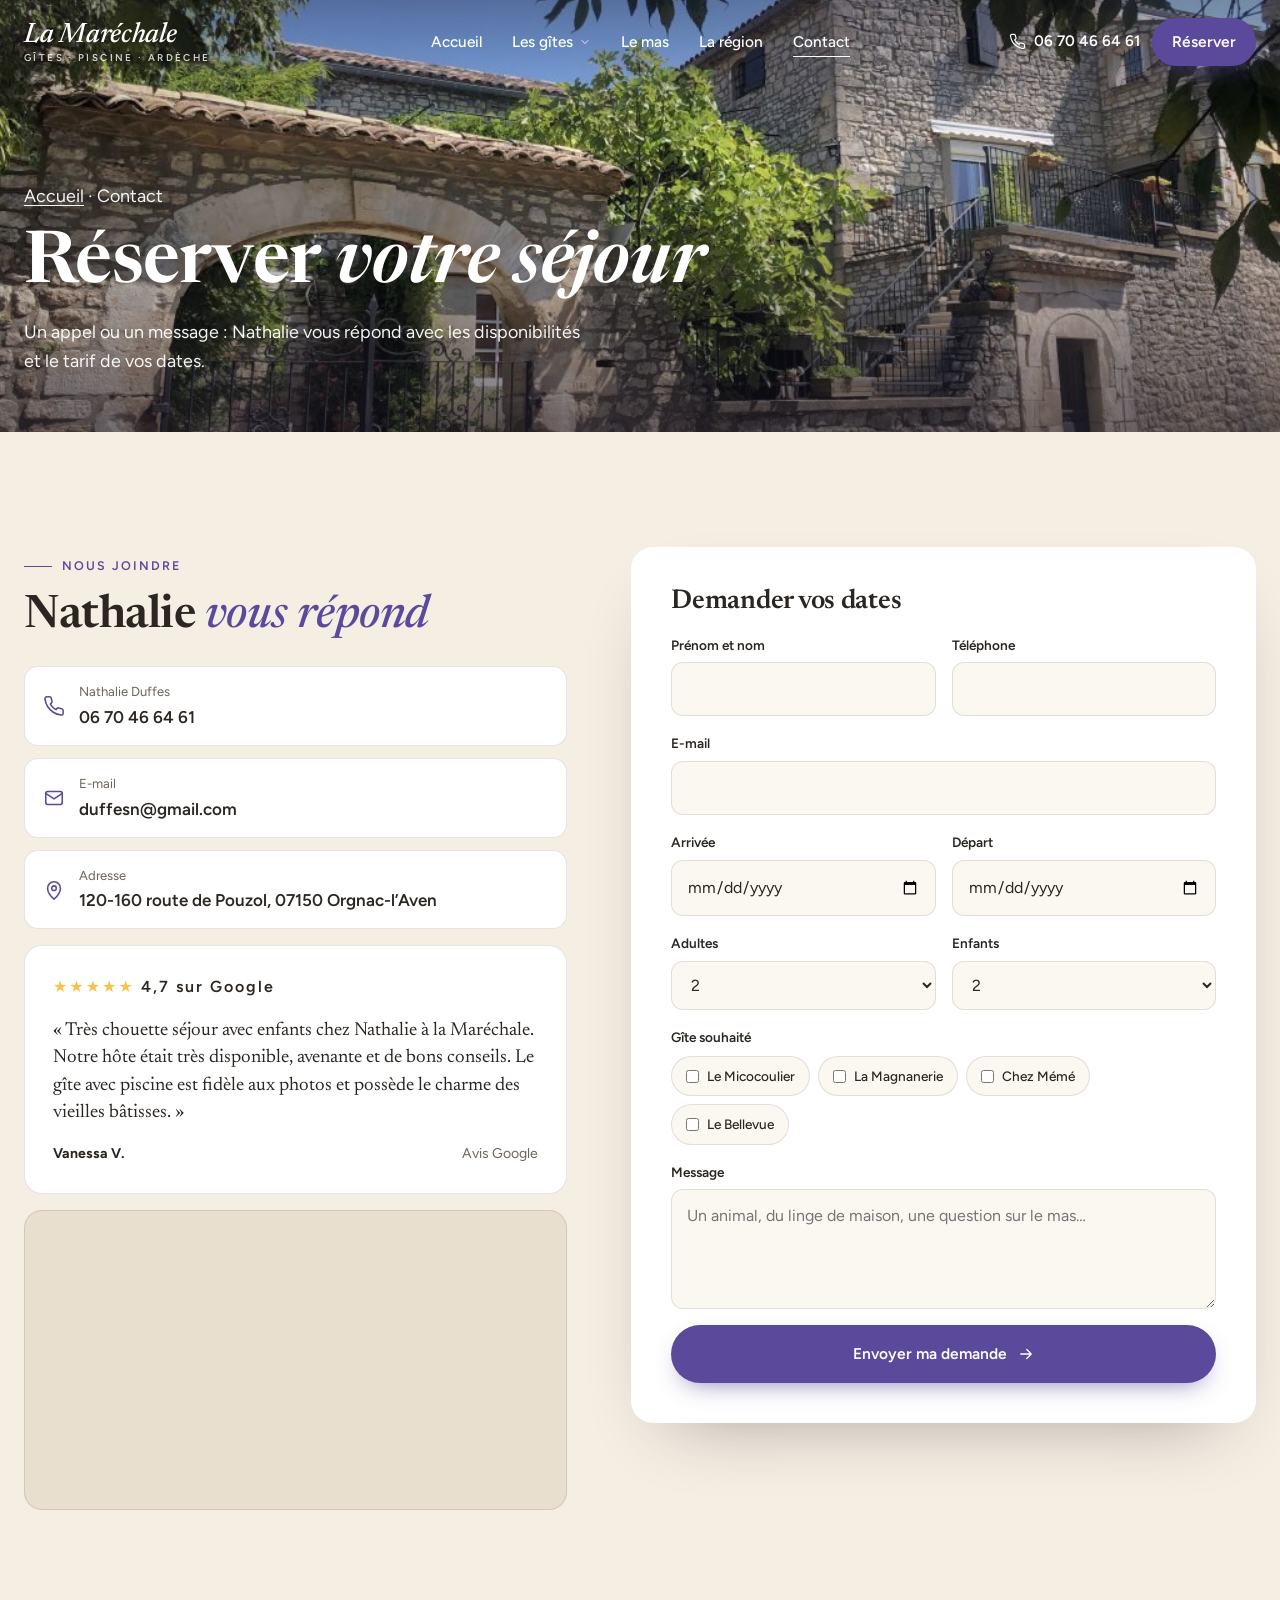
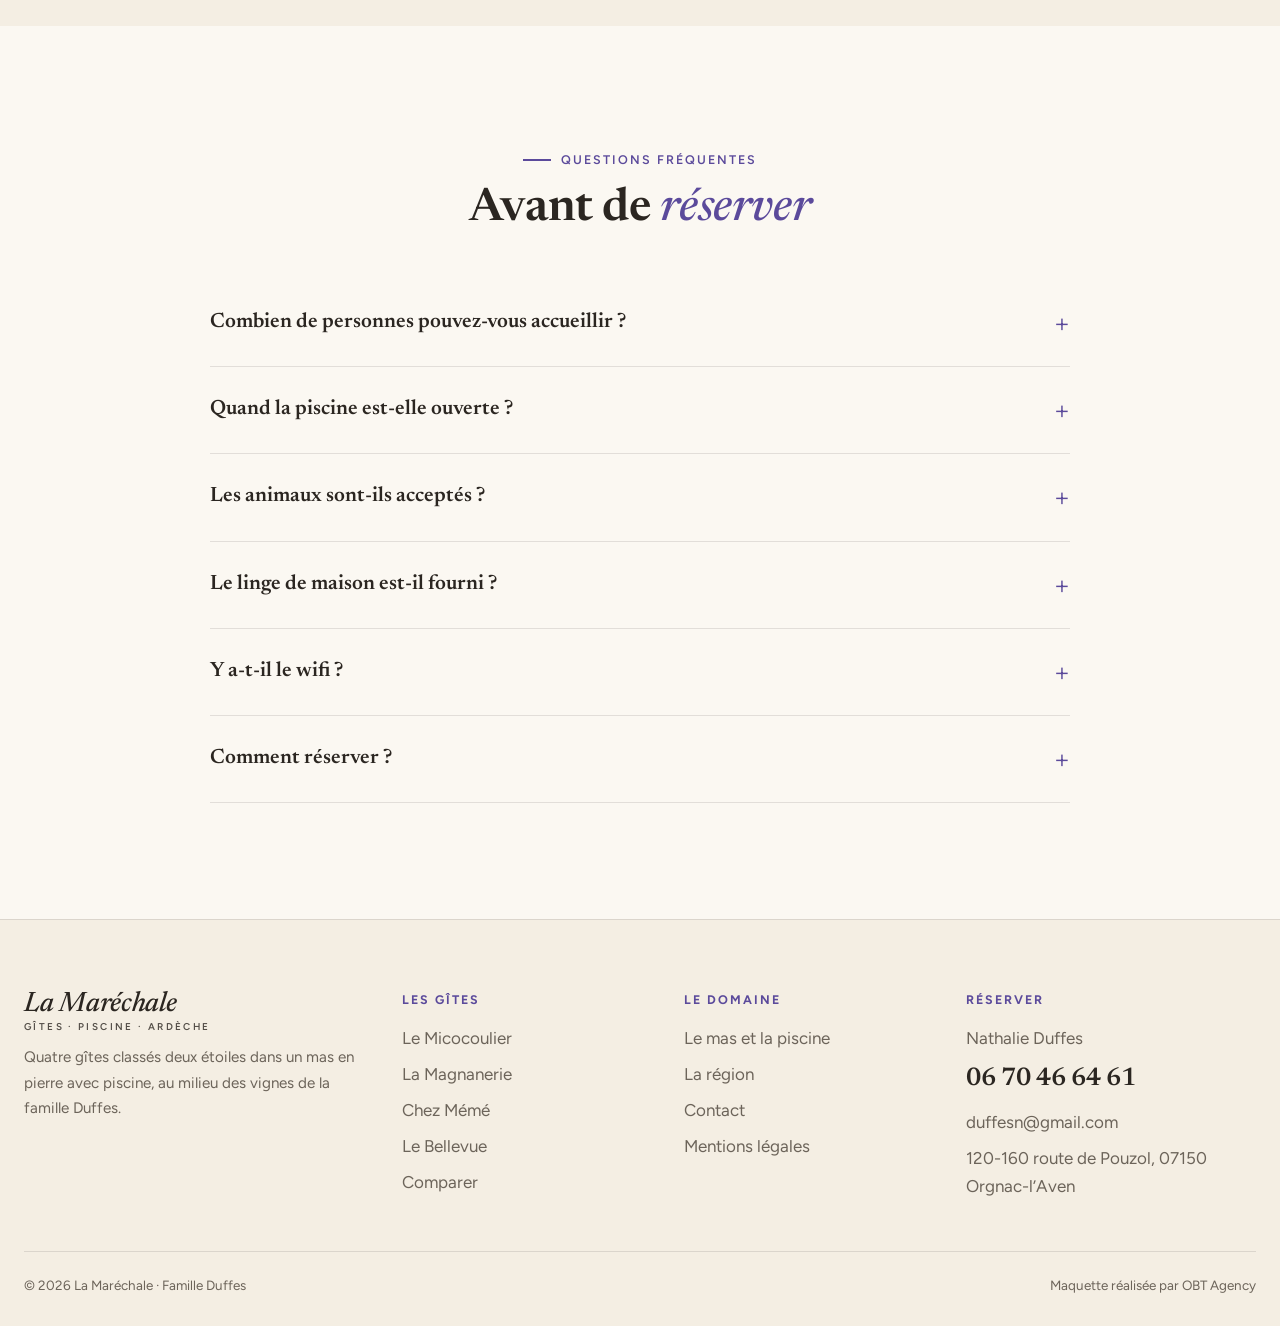
<file: contact.html>
<!doctype html>
<html lang="fr">
<head>
<meta charset="utf-8">
<meta name="viewport" content="width=device-width, initial-scale=1">
<meta name="robots" content="noindex, nofollow">
<title>Contact et réservation · La Maréchale</title>
<meta name="description" content="Réservez votre gîte à La Maréchale : Nathalie Duffes au 06 70 46 64 61, 120-160 route de Pouzol à Orgnac-l’Aven.">
<link rel="preconnect" href="https://fonts.googleapis.com">
<link rel="preconnect" href="https://fonts.gstatic.com" crossorigin>
<link href="https://fonts.googleapis.com/css2?family=Figtree:wght@400;500;600&family=Newsreader:ital,opsz,wght@0,6..72,500;0,6..72,600;1,6..72,500;1,6..72,600&display=swap" rel="stylesheet">
<link rel="stylesheet" href="css/style.css">
</head>
<body data-page="contact">
<header class="entete">
  <div class="conteneur barre">
    <a class="logo" href="index.html" aria-label="La Maréchale, accueil"><span class="nom">La Maréchale</span><span class="sous">Gîtes · Piscine · Ardèche</span></a>
    <ul class="menu">
      <li><a href="index.html">Accueil</a></li>
      <li><a class="ouvrir" href="gites.html">Les gîtes <svg viewBox="0 0 24 24" fill="none" stroke="currentColor" stroke-width="1.7" stroke-linecap="round" stroke-linejoin="round" aria-hidden="true"><path d="m6 9 6 6 6-6"/></svg></a>
        <div class="sous-menu"><a href="le-micocoulier.html"><img src="images/micocoulier/terrasse.jpg" alt=""><span>Le Micocoulier<small>64 m² · 5 pers. · 1er étage</small></span></a><a href="la-magnanerie.html"><img src="images/magnanerie/terrasse-2.jpg" alt=""><span>La Magnanerie<small>63 m² · 5 pers. · 1er étage</small></span></a><a href="chez-meme.html"><img src="images/chez-meme/sejour.jpg" alt=""><span>Chez Mémé<small>63,50 m² · 5 pers. · 1er étage</small></span></a><a href="le-bellevue.html"><img src="images/bellevue/sejour.jpg" alt=""><span>Le Bellevue<small>60 m² · 5 pers. · 2e étage</small></span></a><a class="tous" href="gites.html">Comparer les quatre gîtes</a></div></li>
      <li><a href="le-mas.html">Le mas</a></li>
      <li><a href="la-region.html">La région</a></li>
      <li><a href="contact.html" class="actif">Contact</a></li>
    </ul>
    <div class="actions">
      <a class="tel-entete" href="tel:+33670466461"><svg viewBox="0 0 24 24" fill="none" stroke="currentColor" stroke-width="1.7" stroke-linecap="round" stroke-linejoin="round" aria-hidden="true"><path d="M22 16.9v3a2 2 0 0 1-2.2 2 19.8 19.8 0 0 1-8.6-3.1 19.5 19.5 0 0 1-6-6A19.8 19.8 0 0 1 2.1 4.2 2 2 0 0 1 4.1 2h3a2 2 0 0 1 2 1.7c.1 1 .4 1.9.7 2.8a2 2 0 0 1-.5 2.1L8 9.9a16 16 0 0 0 6 6l1.3-1.3a2 2 0 0 1 2.1-.4c.9.3 1.8.6 2.8.7a2 2 0 0 1 1.7 2z"/></svg><span>06 70 46 64 61</span></a>
      <a class="btn btn-plein" href="contact.html#reserver">Réserver</a>
      <button class="burger" aria-label="Menu" aria-expanded="false"><span></span></button>
    </div>
  </div>
</header>
<main>
<section class="bandeau" style="height:clamp(360px,48vh,480px)">
  <img src="images/mas/portail-voute.jpg" alt="Le portail du mas">
  <div class="conteneur">
    <p class="fil"><a href="index.html">Accueil</a> · Contact</p>
    <h1>Réserver <em>votre séjour</em></h1>
    <p>Un appel ou un message : Nathalie vous répond avec les disponibilités et le tarif de vos dates.</p>
  </div>
</section>
<section class="section creme">
  <div class="conteneur contact-grille">
    <div data-reveal>
      <span class="surtitre">Nous joindre</span>
      <h2>Nathalie <em class="it">vous répond</em></h2>
      <div class="coordonnees">
  <a href="tel:+33670466461"><svg viewBox="0 0 24 24" fill="none" stroke="currentColor" stroke-width="1.7" stroke-linecap="round" stroke-linejoin="round" aria-hidden="true"><path d="M22 16.9v3a2 2 0 0 1-2.2 2 19.8 19.8 0 0 1-8.6-3.1 19.5 19.5 0 0 1-6-6A19.8 19.8 0 0 1 2.1 4.2 2 2 0 0 1 4.1 2h3a2 2 0 0 1 2 1.7c.1 1 .4 1.9.7 2.8a2 2 0 0 1-.5 2.1L8 9.9a16 16 0 0 0 6 6l1.3-1.3a2 2 0 0 1 2.1-.4c.9.3 1.8.6 2.8.7a2 2 0 0 1 1.7 2z"/></svg><span><small>Nathalie Duffes</small><strong>06 70 46 64 61</strong></span></a>
  <a href="mailto:duffesn@gmail.com"><svg viewBox="0 0 24 24" fill="none" stroke="currentColor" stroke-width="1.7" stroke-linecap="round" stroke-linejoin="round" aria-hidden="true"><rect x="3" y="5" width="18" height="14" rx="2"/><path d="m3 7 9 6 9-6"/></svg><span><small>E-mail</small><strong>duffesn@gmail.com</strong></span></a>
  <a href="https://www.google.com/maps/place/La+Mar%C3%A9chale/data=!4m2!3m1!1s0x12b5ab848c29f821:0x435eb27cd6145ee8" target="_blank" rel="noopener"><svg viewBox="0 0 24 24" fill="none" stroke="currentColor" stroke-width="1.7" stroke-linecap="round" stroke-linejoin="round" aria-hidden="true"><path d="M12 22s7-6.1 7-12a7 7 0 0 0-14 0c0 5.9 7 12 7 12z"/><circle cx="12" cy="10" r="2.5"/></svg><span><small>Adresse</small><strong>120-160 route de Pouzol, 07150 Orgnac-l’Aven</strong></span></a>
</div>
      <figure class="avis" style="margin-top:16px"><div class="etoiles">★★★★★ <span style="color:var(--encre);font-weight:600">4,7 sur Google</span></div><blockquote>« Très chouette séjour avec enfants chez Nathalie à la Maréchale. Notre hôte était très disponible, avenante et de bons conseils. Le gîte avec piscine est fidèle aux photos et possède le charme des vieilles bâtisses. »</blockquote><footer><strong>Vanessa V.</strong><span>Avis Google</span></footer></figure>
      <div class="carte-maps"><iframe src="https://maps.google.com/maps?q=La%20Mar%C3%A9chale%20G%C3%AEtes%20Piscine%20Orgnac-l%27Aven&z=13&output=embed" title="La Maréchale sur Google Maps" loading="lazy" referrerpolicy="no-referrer-when-downgrade"></iframe></div>
    </div>
    <div data-reveal><form class="formulaire" id="reserver" novalidate>
  <h3>Demander vos dates</h3>
  <label>Prénom et nom<input type="text" name="nom" autocomplete="name" required></label>
  <label>Téléphone<input type="tel" name="tel" autocomplete="tel"></label>
  <label class="plein-l">E-mail<input type="email" name="email" autocomplete="email" required></label>
  <label>Arrivée<input type="date" name="arrivee"></label>
  <label>Départ<input type="date" name="depart"></label>
  <label>Adultes<select name="adultes"><option>1</option><option selected>2</option><option>3</option><option>4</option><option>5</option><option>6 et plus</option></select></label>
  <label>Enfants<select name="enfants"><option>0</option><option>1</option><option selected>2</option><option>3</option><option>4 et plus</option></select></label>
  <div class="plein-l"><label style="margin-bottom:8px">Gîte souhaité</label><div class="choix-gites"><label><input type="checkbox" name="gites" value="Le Micocoulier"> Le Micocoulier</label><label><input type="checkbox" name="gites" value="La Magnanerie"> La Magnanerie</label><label><input type="checkbox" name="gites" value="Chez Mémé"> Chez Mémé</label><label><input type="checkbox" name="gites" value="Le Bellevue"> Le Bellevue</label></div></div>
  <label class="plein-l">Message<textarea name="message" placeholder="Un animal, du linge de maison, une question sur le mas…"></textarea></label>
  <button class="btn btn-plein envoyer" type="submit">Envoyer ma demande <svg viewBox="0 0 24 24" fill="none" stroke="currentColor" stroke-width="1.7" stroke-linecap="round" stroke-linejoin="round" aria-hidden="true"><path d="M5 12h14M13 6l6 6-6 6"/></svg></button>
  <p class="merci">Merci ! Nathalie vous répond très vite avec les disponibilités. (Maquette : aucun message n’est envoyé.)</p>
</form></div>
  </div>
</section>
<section class="section">
  <div class="conteneur">
    <div class="entete-section" style="justify-content:center;text-align:center"><div><span class="surtitre">Questions fréquentes</span><h2>Avant de <em class="it">réserver</em></h2></div></div>
    <div class="faq"><details><summary>Combien de personnes pouvez-vous accueillir ?</summary><p>Chaque gîte accueille jusqu’à 5 personnes. Le mas compte quatre gîtes : en famille ou entre amis, vous pouvez réserver plusieurs appartements et venir jusqu’à 20.</p></details><details><summary>Quand la piscine est-elle ouverte ?</summary><p>La piscine (9 m sur 4, de 0,70 m à 1,70 m de profondeur) est remplie pour les mois de juillet et d’août. Elle est clôturée et chaque gîte a son coin de transats.</p></details><details><summary>Les animaux sont-ils acceptés ?</summary><p>Oui, gratuitement, sur demande et avec l’accord de Nathalie : deux animaux au plus par appartement, chiens non catégorisés.</p></details><details><summary>Le linge de maison est-il fourni ?</summary><p>Non, mais il peut l’être en supplément : il suffit de le demander au moment de la réservation.</p></details><details><summary>Y a-t-il le wifi ?</summary><p>Oui, gratuit, sur demande. Il est accessible à l’extérieur des appartements.</p></details><details><summary>Comment réserver ?</summary><p>Appelez Nathalie au 06 70 46 64 61 ou envoyez une demande avec le formulaire : elle vous répond avec les disponibilités et le tarif de vos dates.</p></details></div>
  </div>
</section>
<script>
(function(){var g=new URLSearchParams(location.search).get('gite');if(!g)return;document.querySelectorAll('.choix-gites input').forEach(function(c){var s=c.value.toLowerCase().normalize('NFD').replace(/[\u0300-\u036f]/g,'').replace(/[^a-z]+/g,'-');if(s===g)c.checked=true;});})();
</script>
</main>
<footer class="pied">
  <div class="conteneur">
    <div class="grille">
      <div>
        <a class="logo" href="index.html"><span class="nom">La Maréchale</span><span class="sous">Gîtes · Piscine · Ardèche</span></a>
        <p>Quatre gîtes classés deux étoiles dans un mas en pierre avec piscine, au milieu des vignes de la famille Duffes.</p>
      </div>
      <div><h4>Les gîtes</h4><ul><li><a href="le-micocoulier.html">Le Micocoulier</a></li><li><a href="la-magnanerie.html">La Magnanerie</a></li><li><a href="chez-meme.html">Chez Mémé</a></li><li><a href="le-bellevue.html">Le Bellevue</a></li><li><a href="gites.html">Comparer</a></li></ul></div>
      <div><h4>Le domaine</h4><ul><li><a href="le-mas.html">Le mas et la piscine</a></li><li><a href="la-region.html">La région</a></li><li><a href="contact.html">Contact</a></li><li><a href="mentions-legales.html">Mentions légales</a></li></ul></div>
      <div><h4>Réserver</h4><ul><li>Nathalie Duffes<a class="tel-pied" href="tel:+33670466461">06 70 46 64 61</a></li><li><a href="mailto:duffesn@gmail.com">duffesn@gmail.com</a></li><li>120-160 route de Pouzol, 07150 Orgnac-l’Aven</li></ul></div>
    </div>
    <div class="bas"><span>© 2026 La Maréchale · Famille Duffes</span><span>Maquette réalisée par OBT Agency</span></div>
  </div>
</footer>
<nav class="barre-mobile" aria-label="Contact rapide">
  <a class="appeler" href="tel:+33670466461"><svg viewBox="0 0 24 24" fill="none" stroke="currentColor" stroke-width="1.7" stroke-linecap="round" stroke-linejoin="round" aria-hidden="true"><path d="M22 16.9v3a2 2 0 0 1-2.2 2 19.8 19.8 0 0 1-8.6-3.1 19.5 19.5 0 0 1-6-6A19.8 19.8 0 0 1 2.1 4.2 2 2 0 0 1 4.1 2h3a2 2 0 0 1 2 1.7c.1 1 .4 1.9.7 2.8a2 2 0 0 1-.5 2.1L8 9.9a16 16 0 0 0 6 6l1.3-1.3a2 2 0 0 1 2.1-.4c.9.3 1.8.6 2.8.7a2 2 0 0 1 1.7 2z"/></svg> Appeler</a>
  <a href="contact.html#reserver"><svg viewBox="0 0 24 24" fill="none" stroke="currentColor" stroke-width="1.7" stroke-linecap="round" stroke-linejoin="round" aria-hidden="true"><rect x="3" y="5" width="18" height="14" rx="2"/><path d="m3 7 9 6 9-6"/></svg> Demande</a>
</nav>
<script src="js/site.js"></script>
</body>
</html>
</file>
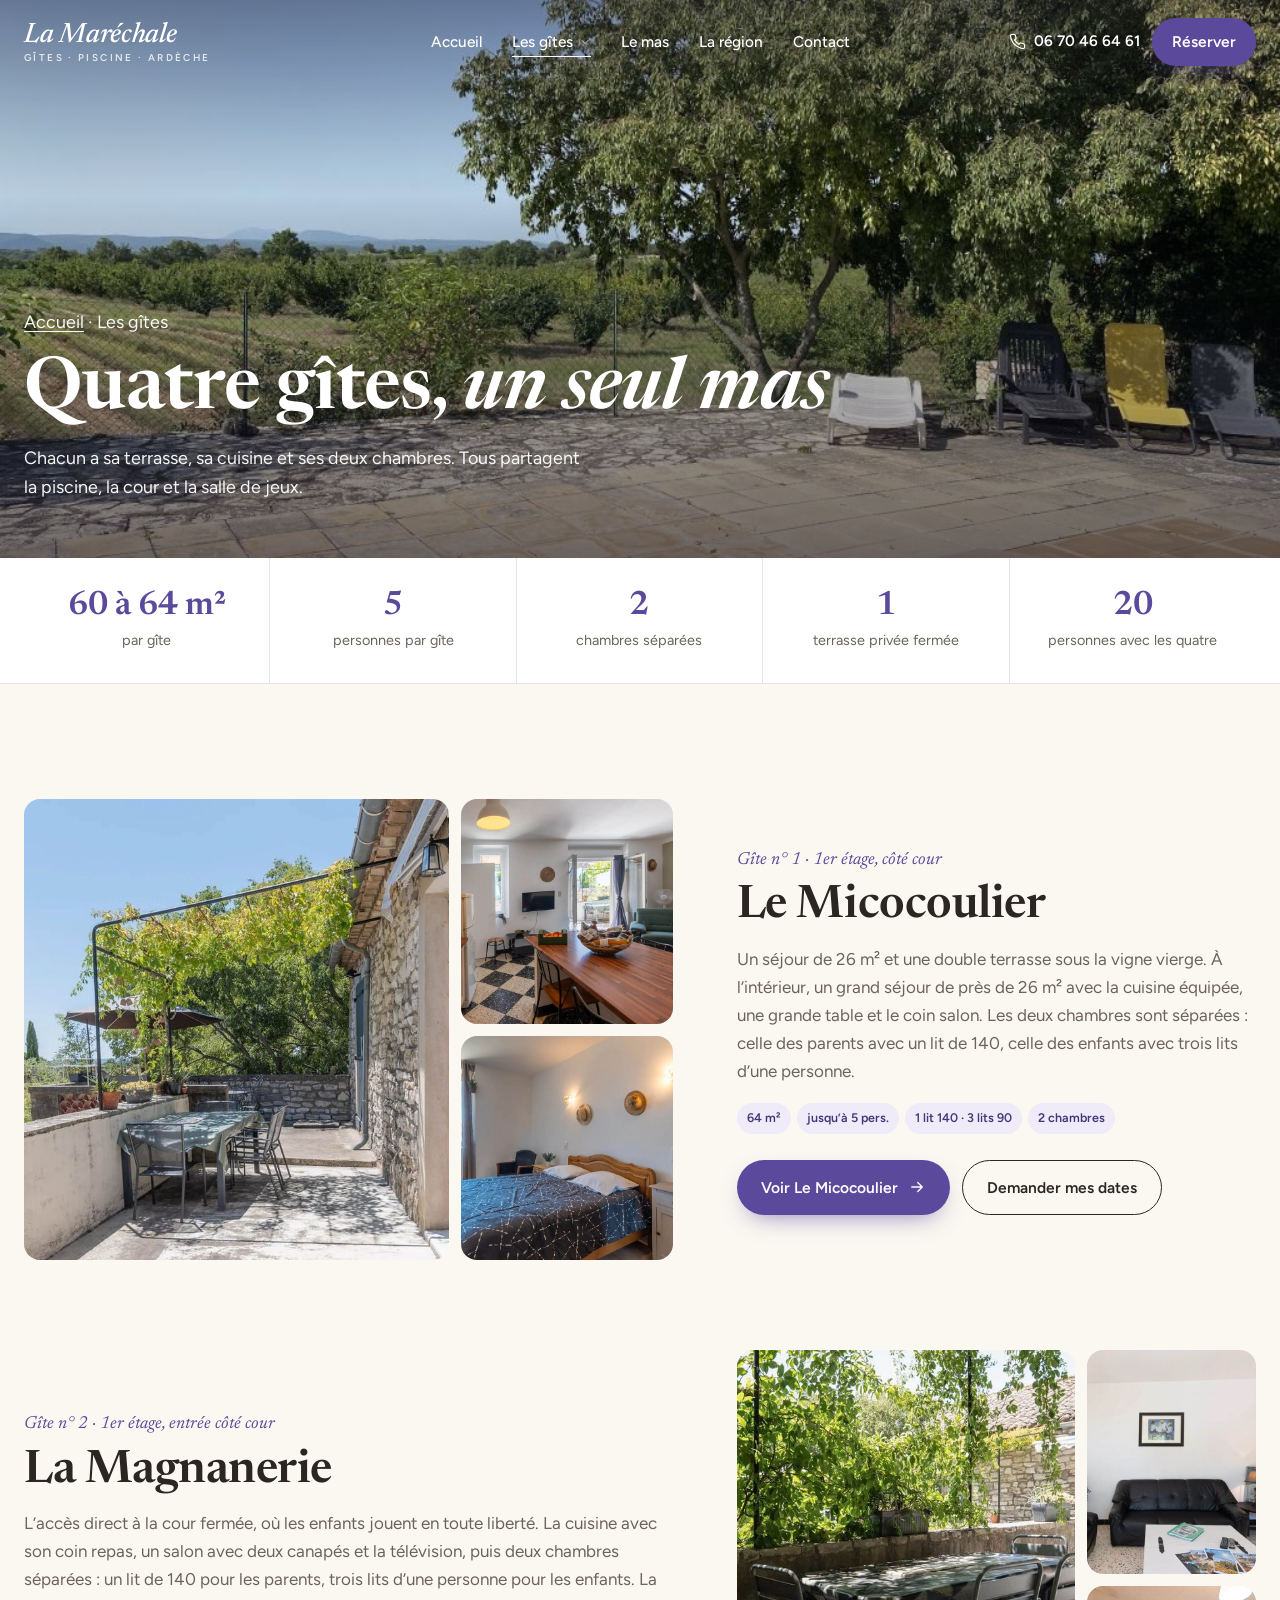
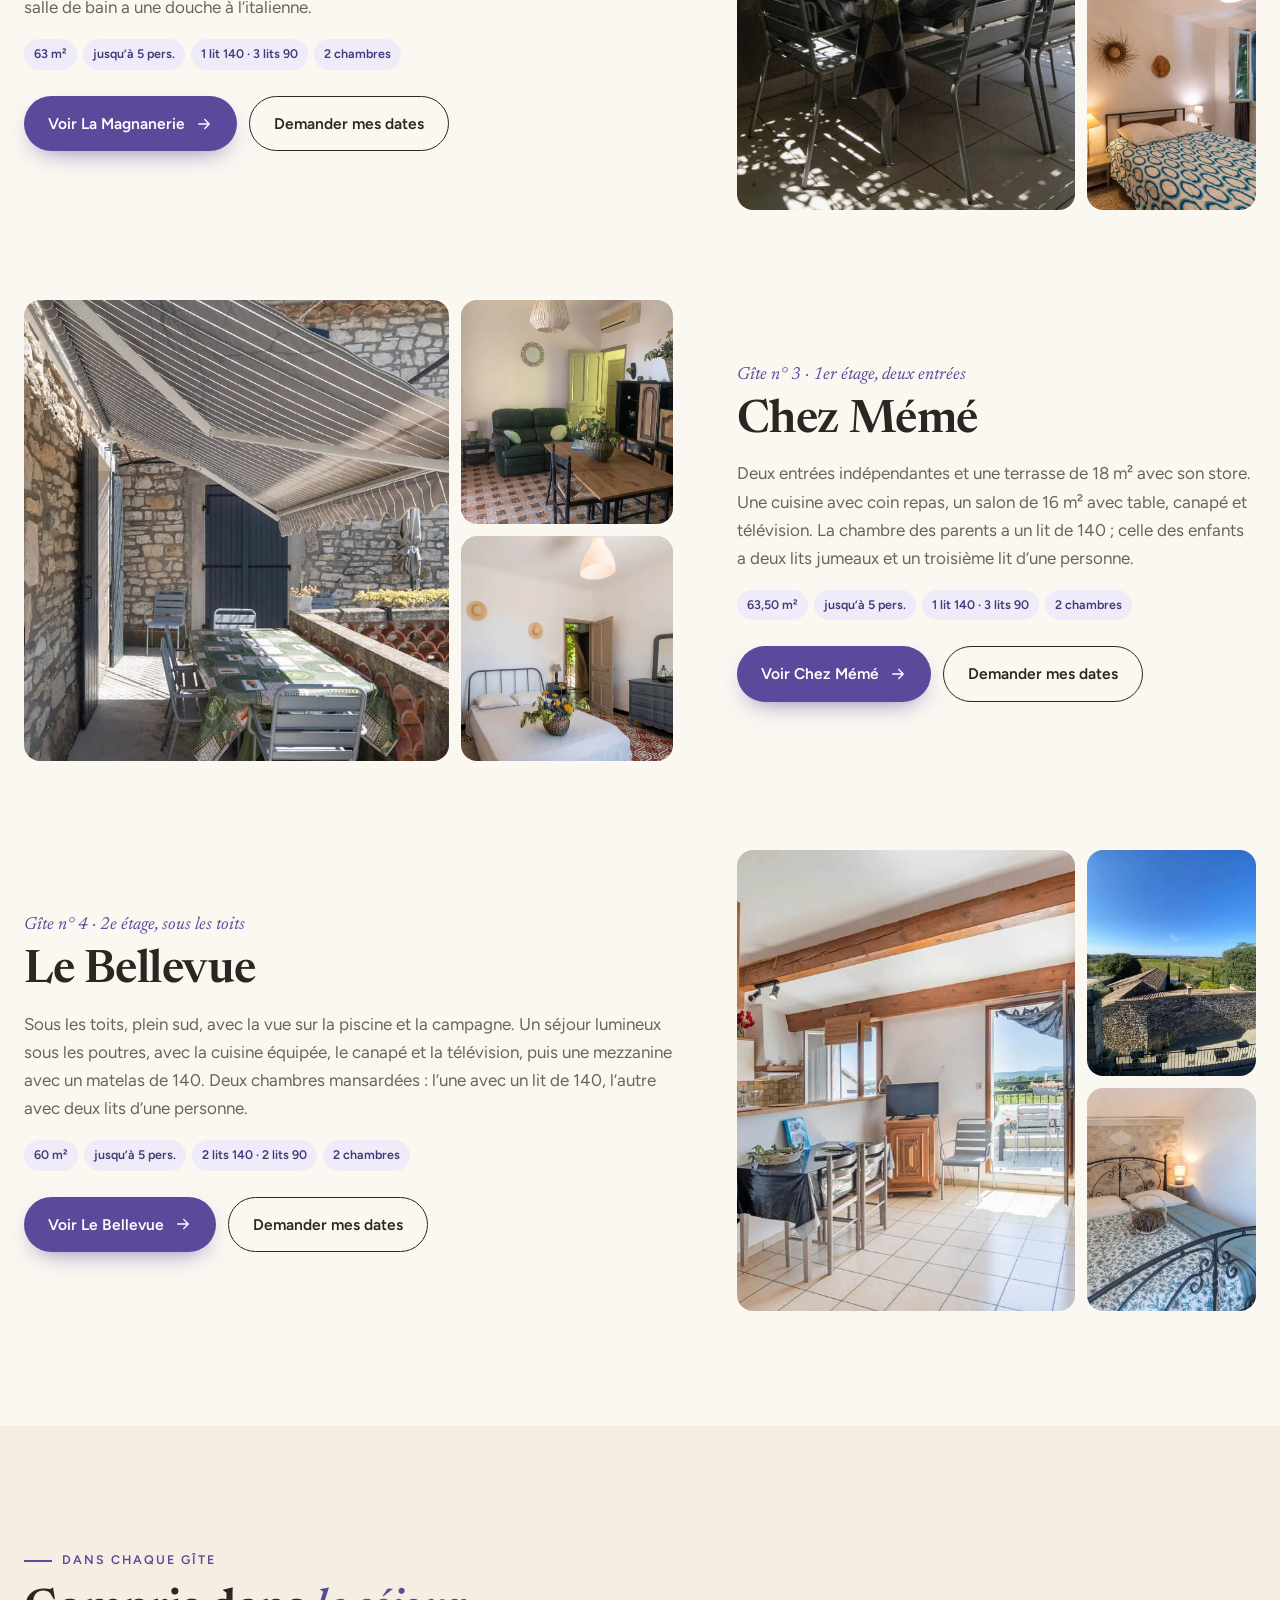
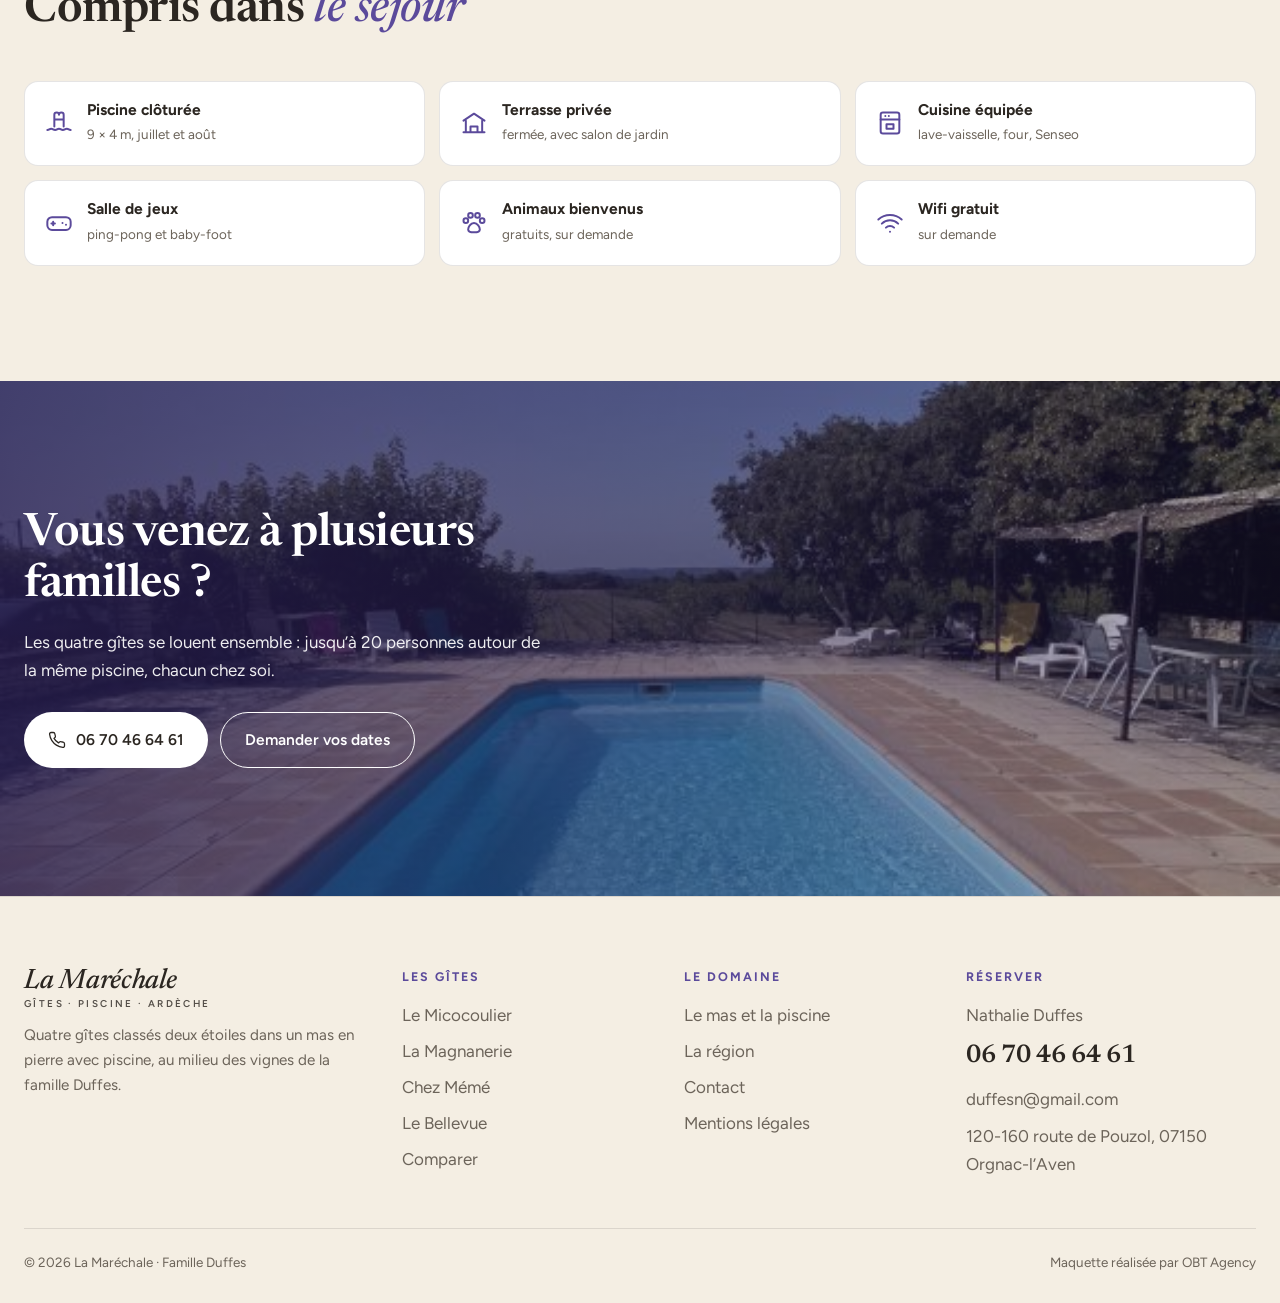
<file: gites.html>
<!doctype html>
<html lang="fr">
<head>
<meta charset="utf-8">
<meta name="viewport" content="width=device-width, initial-scale=1">
<meta name="robots" content="noindex, nofollow">
<title>Les gîtes · La Maréchale</title>
<meta name="description" content="Le Micocoulier, La Magnanerie, Chez Mémé et Le Bellevue : quatre gîtes de 60 à 64 m² pour 5 personnes, avec terrasse privée et piscine.">
<link rel="preconnect" href="https://fonts.googleapis.com">
<link rel="preconnect" href="https://fonts.gstatic.com" crossorigin>
<link href="https://fonts.googleapis.com/css2?family=Figtree:wght@400;500;600&family=Newsreader:ital,opsz,wght@0,6..72,500;0,6..72,600;1,6..72,500;1,6..72,600&display=swap" rel="stylesheet">
<link rel="stylesheet" href="css/style.css">
</head>
<body data-page="gites">
<header class="entete">
  <div class="conteneur barre">
    <a class="logo" href="index.html" aria-label="La Maréchale, accueil"><span class="nom">La Maréchale</span><span class="sous">Gîtes · Piscine · Ardèche</span></a>
    <ul class="menu">
      <li><a href="index.html">Accueil</a></li>
      <li><a class="ouvrir actif" href="gites.html">Les gîtes <svg viewBox="0 0 24 24" fill="none" stroke="currentColor" stroke-width="1.7" stroke-linecap="round" stroke-linejoin="round" aria-hidden="true"><path d="m6 9 6 6 6-6"/></svg></a>
        <div class="sous-menu"><a href="le-micocoulier.html"><img src="images/micocoulier/terrasse.jpg" alt=""><span>Le Micocoulier<small>64 m² · 5 pers. · 1er étage</small></span></a><a href="la-magnanerie.html"><img src="images/magnanerie/terrasse-2.jpg" alt=""><span>La Magnanerie<small>63 m² · 5 pers. · 1er étage</small></span></a><a href="chez-meme.html"><img src="images/chez-meme/sejour.jpg" alt=""><span>Chez Mémé<small>63,50 m² · 5 pers. · 1er étage</small></span></a><a href="le-bellevue.html"><img src="images/bellevue/sejour.jpg" alt=""><span>Le Bellevue<small>60 m² · 5 pers. · 2e étage</small></span></a><a class="tous" href="gites.html">Comparer les quatre gîtes</a></div></li>
      <li><a href="le-mas.html">Le mas</a></li>
      <li><a href="la-region.html">La région</a></li>
      <li><a href="contact.html">Contact</a></li>
    </ul>
    <div class="actions">
      <a class="tel-entete" href="tel:+33670466461"><svg viewBox="0 0 24 24" fill="none" stroke="currentColor" stroke-width="1.7" stroke-linecap="round" stroke-linejoin="round" aria-hidden="true"><path d="M22 16.9v3a2 2 0 0 1-2.2 2 19.8 19.8 0 0 1-8.6-3.1 19.5 19.5 0 0 1-6-6A19.8 19.8 0 0 1 2.1 4.2 2 2 0 0 1 4.1 2h3a2 2 0 0 1 2 1.7c.1 1 .4 1.9.7 2.8a2 2 0 0 1-.5 2.1L8 9.9a16 16 0 0 0 6 6l1.3-1.3a2 2 0 0 1 2.1-.4c.9.3 1.8.6 2.8.7a2 2 0 0 1 1.7 2z"/></svg><span>06 70 46 64 61</span></a>
      <a class="btn btn-plein" href="contact.html#reserver">Réserver</a>
      <button class="burger" aria-label="Menu" aria-expanded="false"><span></span></button>
    </div>
  </div>
</header>
<main>
<section class="bandeau">
  <img src="images/mas/piscine-vignes.jpg" alt="La piscine de La Maréchale">
  <div class="conteneur">
    <p class="fil"><a href="index.html">Accueil</a> · Les gîtes</p>
    <h1>Quatre gîtes, <em>un seul mas</em></h1>
    <p>Chacun a sa terrasse, sa cuisine et ses deux chambres. Tous partagent la piscine, la cour et la salle de jeux.</p>
  </div>
</section>
<section class="chiffres">
  <div class="conteneur grille">
    <div class="item"><strong>60 à 64 m²</strong><span>par gîte</span></div>
    <div class="item"><strong>5</strong><span>personnes par gîte</span></div>
    <div class="item"><strong>2</strong><span>chambres séparées</span></div>
    <div class="item"><strong>1</strong><span>terrasse privée fermée</span></div>
    <div class="item"><strong>20</strong><span>personnes avec les quatre</span></div>
  </div>
</section>
<section class="section">
  <div class="conteneur sommaire"><article class="ligne-gite" data-reveal>
  <div class="photos-gite">
    <img src="images/micocoulier/terrasse.jpg" alt="Le Micocoulier : La double terrasse" loading="lazy" decoding="async">
    <img src="images/micocoulier/sejour.jpg" alt="Le Micocoulier : Le séjour" loading="lazy" decoding="async">
    <img src="images/micocoulier/chambre.jpg" alt="Le Micocoulier : La chambre parents" loading="lazy" decoding="async">
  </div>
  <div>
    <span class="numero">Gîte n° 1 · 1er étage, côté cour</span>
    <h2>Le Micocoulier</h2>
    <p>Un séjour de 26 m² et une double terrasse sous la vigne vierge. À l’intérieur, un grand séjour de près de 26 m² avec la cuisine équipée, une grande table et le coin salon. Les deux chambres sont séparées : celle des parents avec un lit de 140, celle des enfants avec trois lits d’une personne.</p>
    <div class="pastilles"><span>64 m²</span><span>jusqu’à 5 pers.</span><span>1 lit 140 · 3 lits 90</span><span>2 chambres</span></div>
    <div class="boutons"><a class="btn btn-plein" href="le-micocoulier.html">Voir Le Micocoulier <svg viewBox="0 0 24 24" fill="none" stroke="currentColor" stroke-width="1.7" stroke-linecap="round" stroke-linejoin="round" aria-hidden="true"><path d="M5 12h14M13 6l6 6-6 6"/></svg></a><a class="btn btn-contour" href="contact.html?gite=le-micocoulier#reserver">Demander mes dates</a></div>
  </div>
</article><article class="ligne-gite" data-reveal>
  <div class="photos-gite">
    <img src="images/magnanerie/terrasse.jpg" alt="La Magnanerie : La terrasse" loading="lazy" decoding="async">
    <img src="images/magnanerie/salon.jpg" alt="La Magnanerie : Le salon" loading="lazy" decoding="async">
    <img src="images/magnanerie/chambre.jpg" alt="La Magnanerie : La chambre parents" loading="lazy" decoding="async">
  </div>
  <div>
    <span class="numero">Gîte n° 2 · 1er étage, entrée côté cour</span>
    <h2>La Magnanerie</h2>
    <p>L’accès direct à la cour fermée, où les enfants jouent en toute liberté. La cuisine avec son coin repas, un salon avec deux canapés et la télévision, puis deux chambres séparées : un lit de 140 pour les parents, trois lits d’une personne pour les enfants. La salle de bain a une douche à l’italienne.</p>
    <div class="pastilles"><span>63 m²</span><span>jusqu’à 5 pers.</span><span>1 lit 140 · 3 lits 90</span><span>2 chambres</span></div>
    <div class="boutons"><a class="btn btn-plein" href="la-magnanerie.html">Voir La Magnanerie <svg viewBox="0 0 24 24" fill="none" stroke="currentColor" stroke-width="1.7" stroke-linecap="round" stroke-linejoin="round" aria-hidden="true"><path d="M5 12h14M13 6l6 6-6 6"/></svg></a><a class="btn btn-contour" href="contact.html?gite=la-magnanerie#reserver">Demander mes dates</a></div>
  </div>
</article><article class="ligne-gite" data-reveal>
  <div class="photos-gite">
    <img src="images/chez-meme/terrasse.jpg" alt="Chez Mémé : La terrasse et son store" loading="lazy" decoding="async">
    <img src="images/chez-meme/sejour.jpg" alt="Chez Mémé : Le séjour" loading="lazy" decoding="async">
    <img src="images/chez-meme/chambre.jpg" alt="Chez Mémé : La chambre parents" loading="lazy" decoding="async">
  </div>
  <div>
    <span class="numero">Gîte n° 3 · 1er étage, deux entrées</span>
    <h2>Chez Mémé</h2>
    <p>Deux entrées indépendantes et une terrasse de 18 m² avec son store. Une cuisine avec coin repas, un salon de 16 m² avec table, canapé et télévision. La chambre des parents a un lit de 140 ; celle des enfants a deux lits jumeaux et un troisième lit d’une personne.</p>
    <div class="pastilles"><span>63,50 m²</span><span>jusqu’à 5 pers.</span><span>1 lit 140 · 3 lits 90</span><span>2 chambres</span></div>
    <div class="boutons"><a class="btn btn-plein" href="chez-meme.html">Voir Chez Mémé <svg viewBox="0 0 24 24" fill="none" stroke="currentColor" stroke-width="1.7" stroke-linecap="round" stroke-linejoin="round" aria-hidden="true"><path d="M5 12h14M13 6l6 6-6 6"/></svg></a><a class="btn btn-contour" href="contact.html?gite=chez-meme#reserver">Demander mes dates</a></div>
  </div>
</article><article class="ligne-gite" data-reveal>
  <div class="photos-gite">
    <img src="images/bellevue/sejour.jpg" alt="Le Bellevue : Le séjour" loading="lazy" decoding="async">
    <img src="images/bellevue/vue.jpg" alt="Le Bellevue : La vue depuis Le Bellevue" loading="lazy" decoding="async">
    <img src="images/bellevue/chambre-2.jpg" alt="Le Bellevue : La chambre en 140" loading="lazy" decoding="async">
  </div>
  <div>
    <span class="numero">Gîte n° 4 · 2e étage, sous les toits</span>
    <h2>Le Bellevue</h2>
    <p>Sous les toits, plein sud, avec la vue sur la piscine et la campagne. Un séjour lumineux sous les poutres, avec la cuisine équipée, le canapé et la télévision, puis une mezzanine avec un matelas de 140. Deux chambres mansardées : l’une avec un lit de 140, l’autre avec deux lits d’une personne.</p>
    <div class="pastilles"><span>60 m²</span><span>jusqu’à 5 pers.</span><span>2 lits 140 · 2 lits 90</span><span>2 chambres</span></div>
    <div class="boutons"><a class="btn btn-plein" href="le-bellevue.html">Voir Le Bellevue <svg viewBox="0 0 24 24" fill="none" stroke="currentColor" stroke-width="1.7" stroke-linecap="round" stroke-linejoin="round" aria-hidden="true"><path d="M5 12h14M13 6l6 6-6 6"/></svg></a><a class="btn btn-contour" href="contact.html?gite=le-bellevue#reserver">Demander mes dates</a></div>
  </div>
</article></div>
</section>
<section class="section creme">
  <div class="conteneur">
    <div class="entete-section"><div><span class="surtitre">Dans chaque gîte</span><h2>Compris dans <em class="it">le séjour</em></h2></div></div>
    <div class="compris"><div class="bloc" data-reveal><svg viewBox="0 0 24 24" fill="none" stroke="currentColor" stroke-width="1.7" stroke-linecap="round" stroke-linejoin="round" aria-hidden="true"><path d="M2 18c1.7 0 1.7-1 3.3-1s1.7 1 3.4 1 1.6-1 3.3-1 1.7 1 3.3 1 1.7-1 3.4-1 1.6 1 3.3 1"/><path d="M8 15V5a2 2 0 0 1 4 0M16 15V5a2 2 0 0 0-4 0M8 9h8"/></svg><div><strong>Piscine clôturée</strong><small>9 × 4 m, juillet et août</small></div></div><div class="bloc" data-reveal><svg viewBox="0 0 24 24" fill="none" stroke="currentColor" stroke-width="1.7" stroke-linecap="round" stroke-linejoin="round" aria-hidden="true"><path d="M3 10 12 4l9 6"/><path d="M5 10v10M19 10v10M3 20h18M9 20v-5h6v5"/></svg><div><strong>Terrasse privée</strong><small>fermée, avec salon de jardin</small></div></div><div class="bloc" data-reveal><svg viewBox="0 0 24 24" fill="none" stroke="currentColor" stroke-width="1.7" stroke-linecap="round" stroke-linejoin="round" aria-hidden="true"><rect x="4" y="3" width="16" height="18" rx="2"/><path d="M4 9h16M8 6h.01M11 6h.01M9 13h6v4H9z"/></svg><div><strong>Cuisine équipée</strong><small>lave-vaisselle, four, Senseo</small></div></div><div class="bloc" data-reveal><svg viewBox="0 0 24 24" fill="none" stroke="currentColor" stroke-width="1.7" stroke-linecap="round" stroke-linejoin="round" aria-hidden="true"><rect x="2" y="7" width="20" height="11" rx="4"/><path d="M7 11v3M5.5 12.5h3M15 12h.01M18 13.5h.01"/></svg><div><strong>Salle de jeux</strong><small>ping-pong et baby-foot</small></div></div><div class="bloc" data-reveal><svg viewBox="0 0 24 24" fill="none" stroke="currentColor" stroke-width="1.7" stroke-linecap="round" stroke-linejoin="round" aria-hidden="true"><circle cx="5" cy="10" r="2"/><circle cx="9" cy="5.5" r="2"/><circle cx="15" cy="5.5" r="2"/><circle cx="19" cy="10" r="2"/><path d="M12 12c-3 0-5 3.5-5 5.5S8.5 20 12 20s5-.5 5-2.5-2-5.5-5-5.5z"/></svg><div><strong>Animaux bienvenus</strong><small>gratuits, sur demande</small></div></div><div class="bloc" data-reveal><svg viewBox="0 0 24 24" fill="none" stroke="currentColor" stroke-width="1.7" stroke-linecap="round" stroke-linejoin="round" aria-hidden="true"><path d="M5 12.5a10 10 0 0 1 14 0M8.5 16a5 5 0 0 1 7 0M2 9a15 15 0 0 1 20 0M12 19.5h.01"/></svg><div><strong>Wifi gratuit</strong><small>sur demande</small></div></div></div>
  </div>
</section>
<section class="appel">
  <img src="images/mas/piscine-longue.jpg" alt="" loading="lazy" decoding="async">
  <div class="conteneur">
    <h2>Vous venez à plusieurs familles ?</h2>
    <p>Les quatre gîtes se louent ensemble : jusqu’à 20 personnes autour de la même piscine, chacun chez soi.</p>
    <div class="boutons"><a class="btn btn-blanc" href="tel:+33670466461"><svg viewBox="0 0 24 24" fill="none" stroke="currentColor" stroke-width="1.7" stroke-linecap="round" stroke-linejoin="round" aria-hidden="true"><path d="M22 16.9v3a2 2 0 0 1-2.2 2 19.8 19.8 0 0 1-8.6-3.1 19.5 19.5 0 0 1-6-6A19.8 19.8 0 0 1 2.1 4.2 2 2 0 0 1 4.1 2h3a2 2 0 0 1 2 1.7c.1 1 .4 1.9.7 2.8a2 2 0 0 1-.5 2.1L8 9.9a16 16 0 0 0 6 6l1.3-1.3a2 2 0 0 1 2.1-.4c.9.3 1.8.6 2.8.7a2 2 0 0 1 1.7 2z"/></svg> 06 70 46 64 61</a><a class="btn btn-contour" href="contact.html#reserver" style="color:#fff">Demander vos dates</a></div>
  </div>
</section>
</main>
<footer class="pied">
  <div class="conteneur">
    <div class="grille">
      <div>
        <a class="logo" href="index.html"><span class="nom">La Maréchale</span><span class="sous">Gîtes · Piscine · Ardèche</span></a>
        <p>Quatre gîtes classés deux étoiles dans un mas en pierre avec piscine, au milieu des vignes de la famille Duffes.</p>
      </div>
      <div><h4>Les gîtes</h4><ul><li><a href="le-micocoulier.html">Le Micocoulier</a></li><li><a href="la-magnanerie.html">La Magnanerie</a></li><li><a href="chez-meme.html">Chez Mémé</a></li><li><a href="le-bellevue.html">Le Bellevue</a></li><li><a href="gites.html">Comparer</a></li></ul></div>
      <div><h4>Le domaine</h4><ul><li><a href="le-mas.html">Le mas et la piscine</a></li><li><a href="la-region.html">La région</a></li><li><a href="contact.html">Contact</a></li><li><a href="mentions-legales.html">Mentions légales</a></li></ul></div>
      <div><h4>Réserver</h4><ul><li>Nathalie Duffes<a class="tel-pied" href="tel:+33670466461">06 70 46 64 61</a></li><li><a href="mailto:duffesn@gmail.com">duffesn@gmail.com</a></li><li>120-160 route de Pouzol, 07150 Orgnac-l’Aven</li></ul></div>
    </div>
    <div class="bas"><span>© 2026 La Maréchale · Famille Duffes</span><span>Maquette réalisée par OBT Agency</span></div>
  </div>
</footer>
<nav class="barre-mobile" aria-label="Contact rapide">
  <a class="appeler" href="tel:+33670466461"><svg viewBox="0 0 24 24" fill="none" stroke="currentColor" stroke-width="1.7" stroke-linecap="round" stroke-linejoin="round" aria-hidden="true"><path d="M22 16.9v3a2 2 0 0 1-2.2 2 19.8 19.8 0 0 1-8.6-3.1 19.5 19.5 0 0 1-6-6A19.8 19.8 0 0 1 2.1 4.2 2 2 0 0 1 4.1 2h3a2 2 0 0 1 2 1.7c.1 1 .4 1.9.7 2.8a2 2 0 0 1-.5 2.1L8 9.9a16 16 0 0 0 6 6l1.3-1.3a2 2 0 0 1 2.1-.4c.9.3 1.8.6 2.8.7a2 2 0 0 1 1.7 2z"/></svg> Appeler</a>
  <a href="contact.html#reserver"><svg viewBox="0 0 24 24" fill="none" stroke="currentColor" stroke-width="1.7" stroke-linecap="round" stroke-linejoin="round" aria-hidden="true"><rect x="3" y="5" width="18" height="14" rx="2"/><path d="m3 7 9 6 9-6"/></svg> Demande</a>
</nav>
<script src="js/site.js"></script>
</body>
</html>
</file>
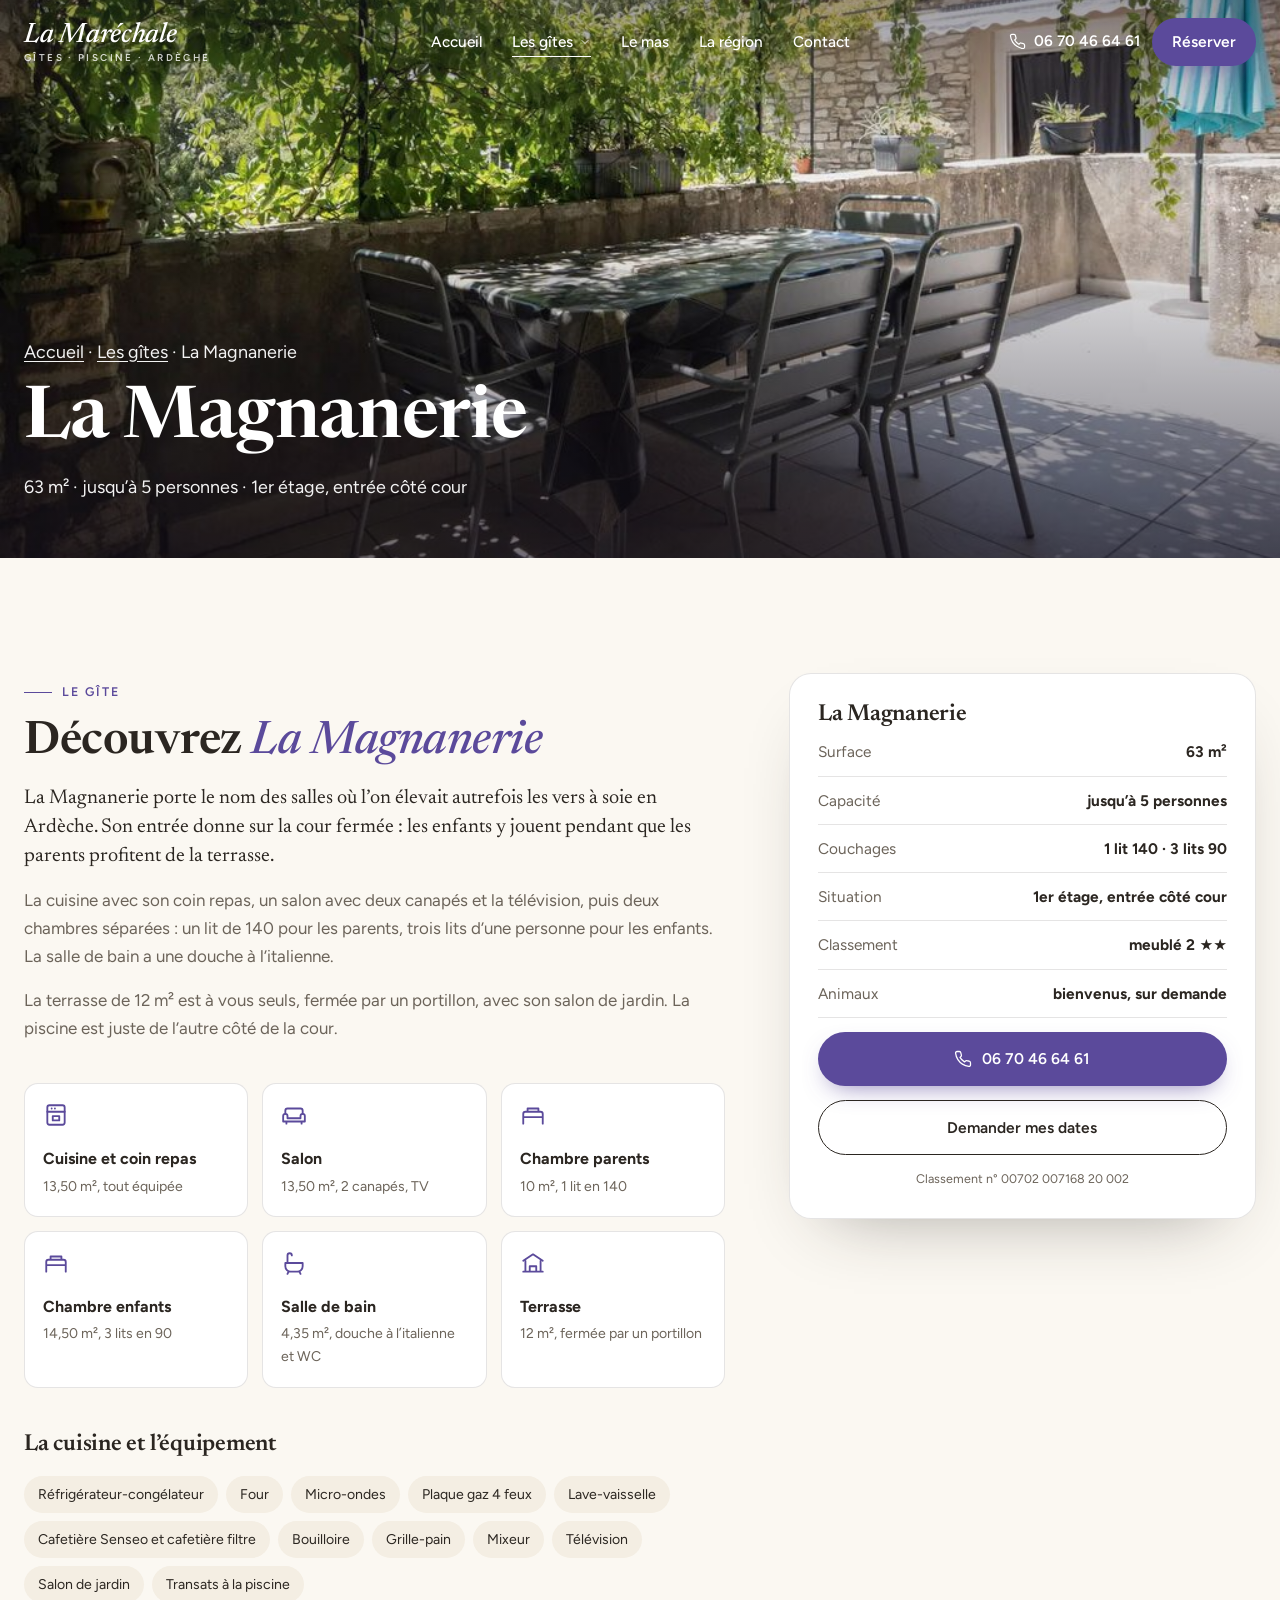
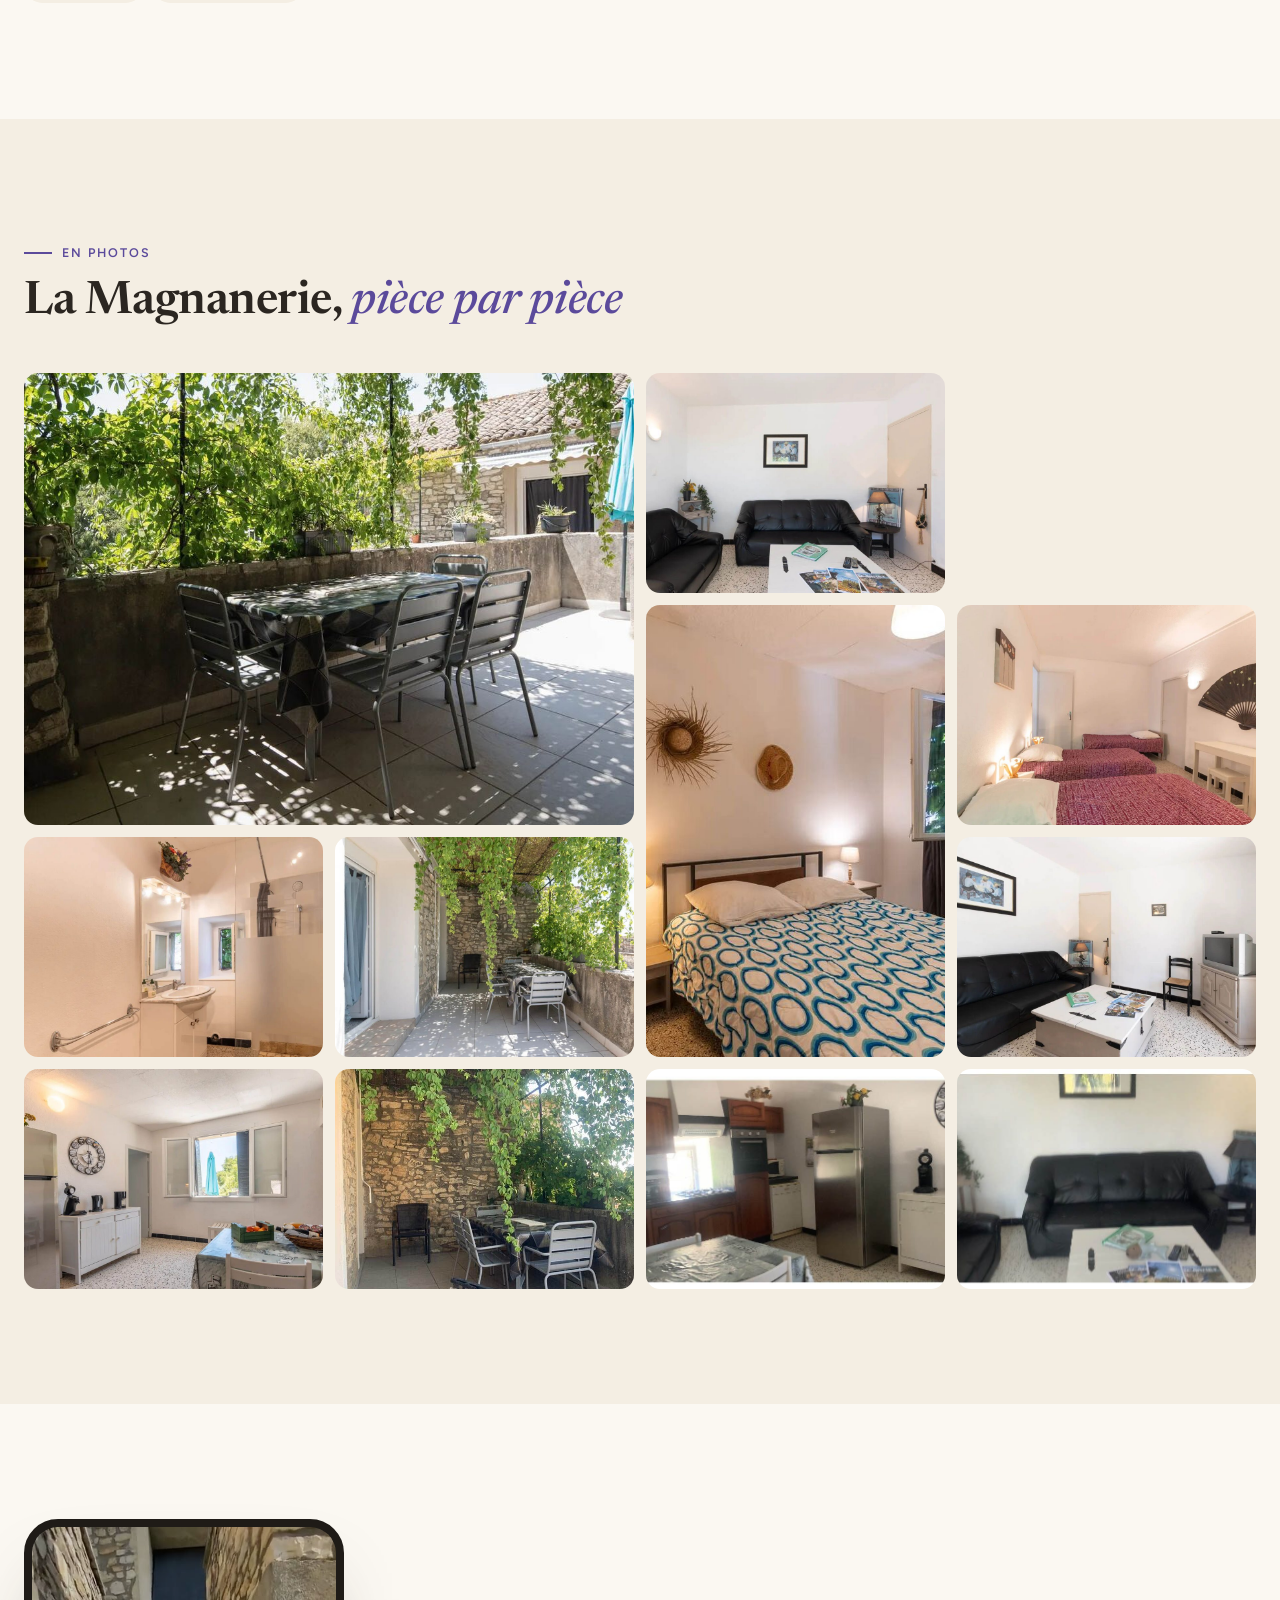
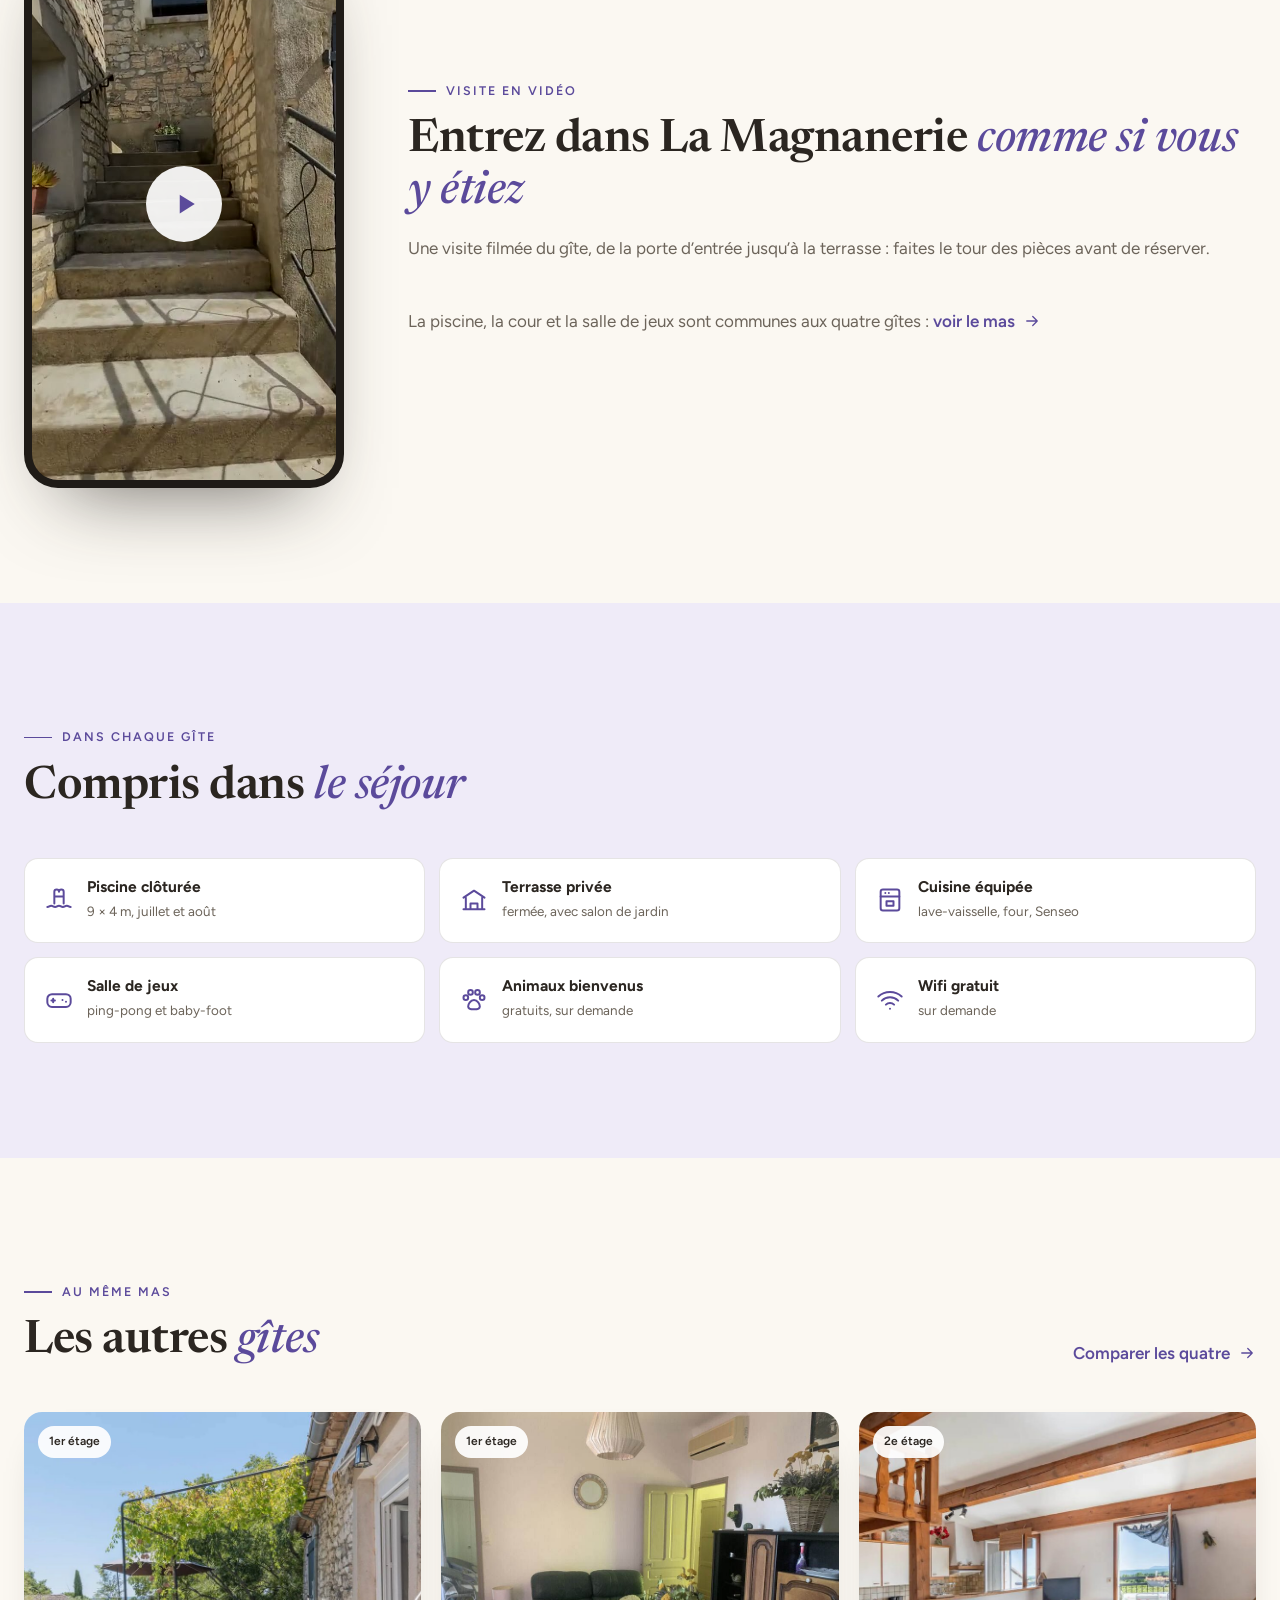
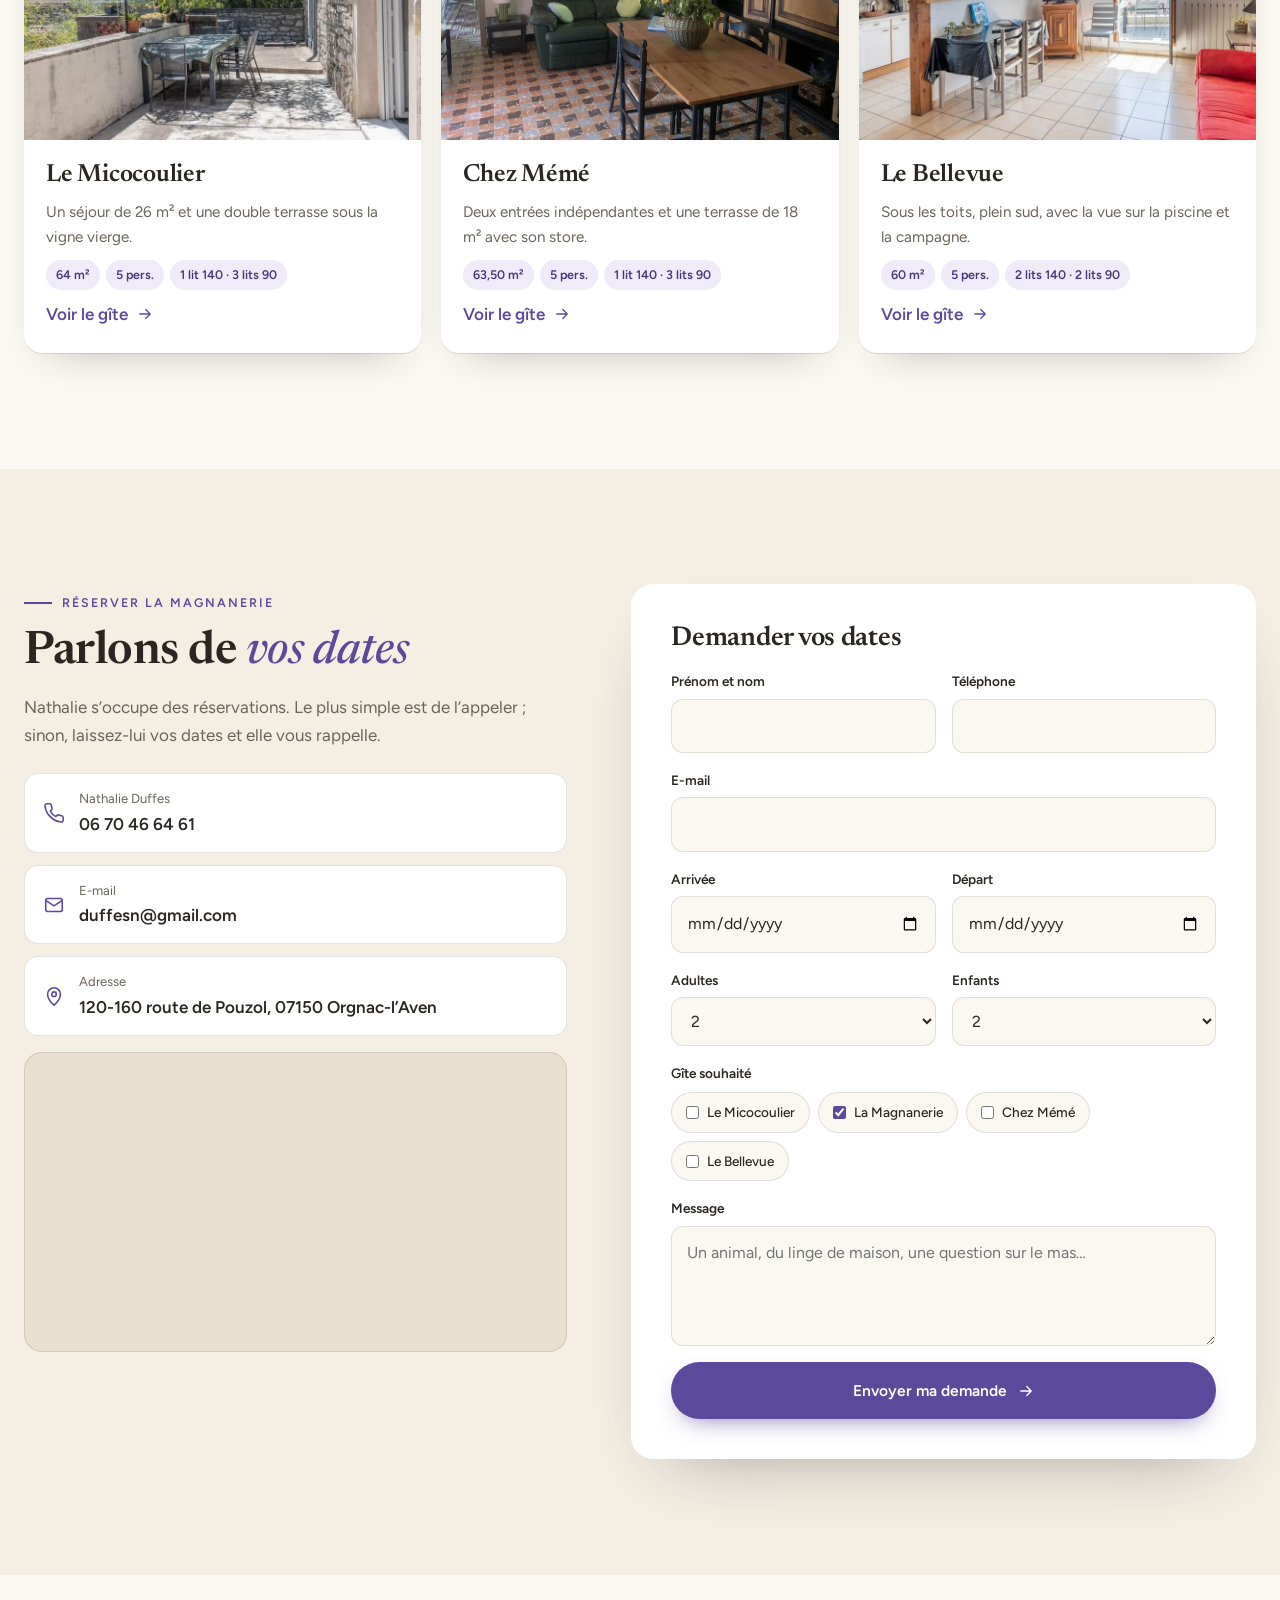
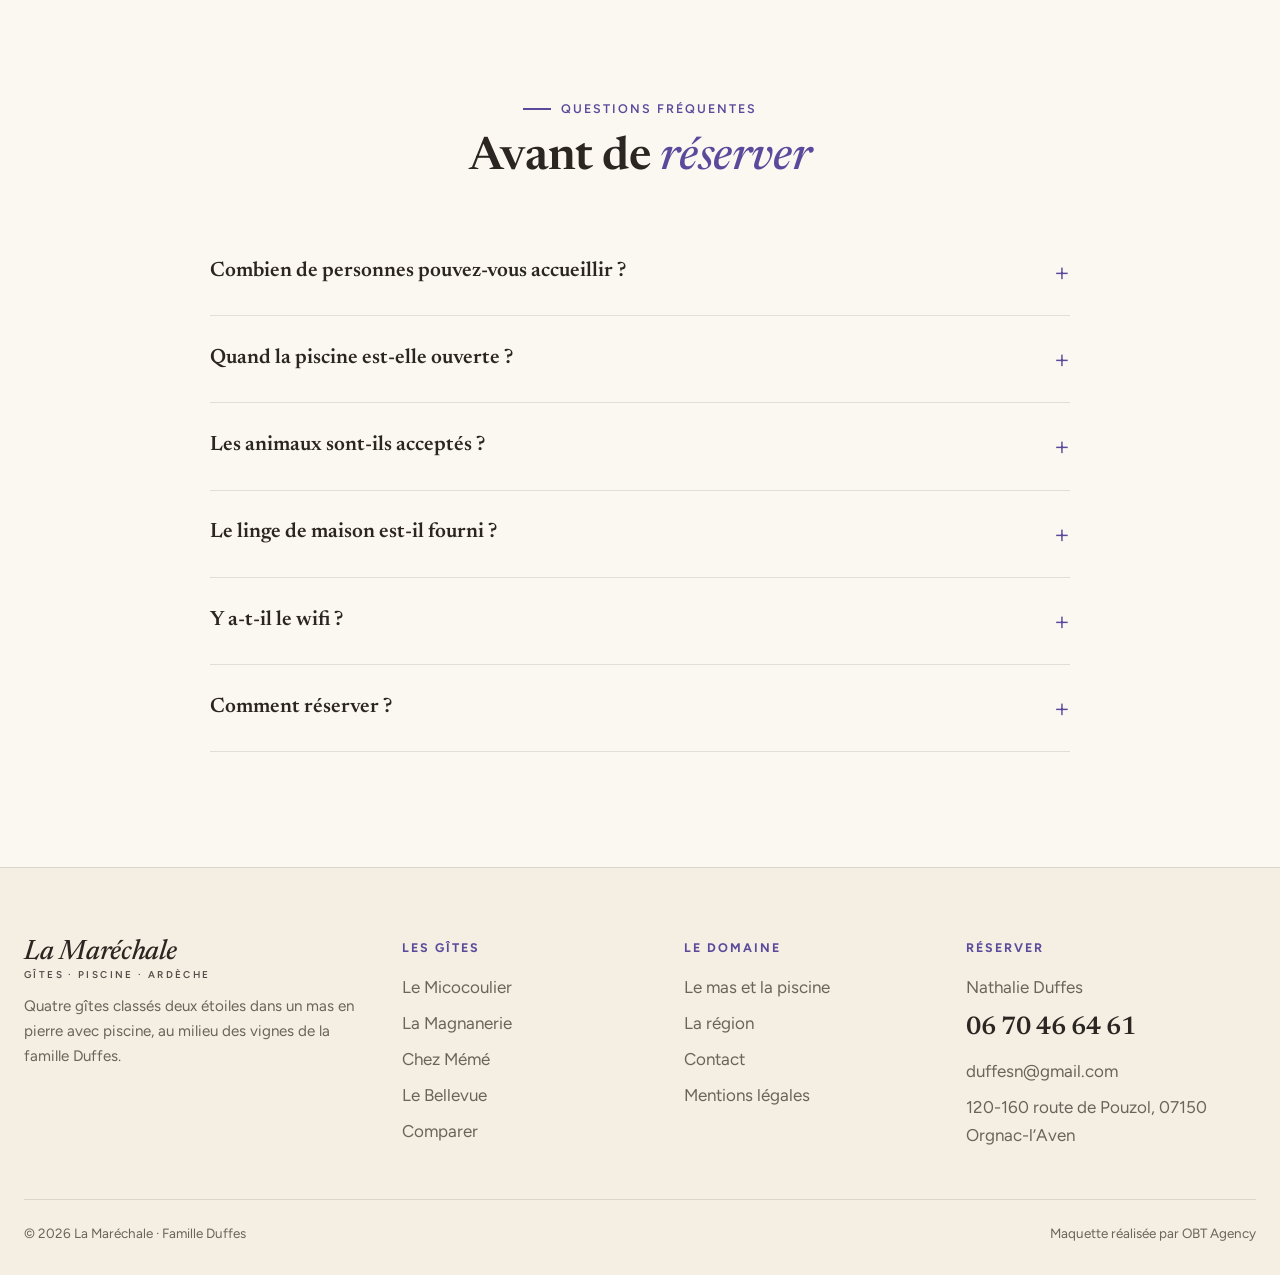
<file: la-magnanerie.html>
<!doctype html>
<html lang="fr">
<head>
<meta charset="utf-8">
<meta name="viewport" content="width=device-width, initial-scale=1">
<meta name="robots" content="noindex, nofollow">
<title>La Magnanerie · Gîte à La Maréchale, Orgnac-l’Aven</title>
<meta name="description" content="La Magnanerie : gîte de 63 m² pour 5 personnes, 1er étage, entrée côté cour, avec terrasse privée et piscine, à Orgnac-l’Aven en Ardèche.">
<link rel="preconnect" href="https://fonts.googleapis.com">
<link rel="preconnect" href="https://fonts.gstatic.com" crossorigin>
<link href="https://fonts.googleapis.com/css2?family=Figtree:wght@400;500;600&family=Newsreader:ital,opsz,wght@0,6..72,500;0,6..72,600;1,6..72,500;1,6..72,600&display=swap" rel="stylesheet">
<link rel="stylesheet" href="css/style.css">
</head>
<body data-page="la-magnanerie">
<header class="entete">
  <div class="conteneur barre">
    <a class="logo" href="index.html" aria-label="La Maréchale, accueil"><span class="nom">La Maréchale</span><span class="sous">Gîtes · Piscine · Ardèche</span></a>
    <ul class="menu">
      <li><a href="index.html">Accueil</a></li>
      <li><a class="ouvrir actif" href="gites.html">Les gîtes <svg viewBox="0 0 24 24" fill="none" stroke="currentColor" stroke-width="1.7" stroke-linecap="round" stroke-linejoin="round" aria-hidden="true"><path d="m6 9 6 6 6-6"/></svg></a>
        <div class="sous-menu"><a href="le-micocoulier.html"><img src="images/micocoulier/terrasse.jpg" alt=""><span>Le Micocoulier<small>64 m² · 5 pers. · 1er étage</small></span></a><a href="la-magnanerie.html"><img src="images/magnanerie/terrasse-2.jpg" alt=""><span>La Magnanerie<small>63 m² · 5 pers. · 1er étage</small></span></a><a href="chez-meme.html"><img src="images/chez-meme/sejour.jpg" alt=""><span>Chez Mémé<small>63,50 m² · 5 pers. · 1er étage</small></span></a><a href="le-bellevue.html"><img src="images/bellevue/sejour.jpg" alt=""><span>Le Bellevue<small>60 m² · 5 pers. · 2e étage</small></span></a><a class="tous" href="gites.html">Comparer les quatre gîtes</a></div></li>
      <li><a href="le-mas.html">Le mas</a></li>
      <li><a href="la-region.html">La région</a></li>
      <li><a href="contact.html">Contact</a></li>
    </ul>
    <div class="actions">
      <a class="tel-entete" href="tel:+33670466461"><svg viewBox="0 0 24 24" fill="none" stroke="currentColor" stroke-width="1.7" stroke-linecap="round" stroke-linejoin="round" aria-hidden="true"><path d="M22 16.9v3a2 2 0 0 1-2.2 2 19.8 19.8 0 0 1-8.6-3.1 19.5 19.5 0 0 1-6-6A19.8 19.8 0 0 1 2.1 4.2 2 2 0 0 1 4.1 2h3a2 2 0 0 1 2 1.7c.1 1 .4 1.9.7 2.8a2 2 0 0 1-.5 2.1L8 9.9a16 16 0 0 0 6 6l1.3-1.3a2 2 0 0 1 2.1-.4c.9.3 1.8.6 2.8.7a2 2 0 0 1 1.7 2z"/></svg><span>06 70 46 64 61</span></a>
      <a class="btn btn-plein" href="contact.html#reserver">Réserver</a>
      <button class="burger" aria-label="Menu" aria-expanded="false"><span></span></button>
    </div>
  </div>
</header>
<main>
<section class="bandeau">
  <img src="images/magnanerie/terrasse.jpg" alt="La Magnanerie">
  <div class="conteneur">
    <p class="fil"><a href="index.html">Accueil</a> · <a href="gites.html">Les gîtes</a> · La Magnanerie</p>
    <h1>La Magnanerie</h1>
    <p>63 m² · jusqu’à 5 personnes · 1er étage, entrée côté cour</p>
  </div>
</section>

<section class="section">
  <div class="conteneur fiche">
    <div class="intro" data-reveal>
      <span class="surtitre">Le gîte</span>
      <h2>Découvrez <em class="it">La Magnanerie</em></h2>
      <p class="chapo">La Magnanerie porte le nom des salles où l’on élevait autrefois les vers à soie en Ardèche. Son entrée donne sur la cour fermée : les enfants y jouent pendant que les parents profitent de la terrasse.</p>
      <p>La cuisine avec son coin repas, un salon avec deux canapés et la télévision, puis deux chambres séparées : un lit de 140 pour les parents, trois lits d’une personne pour les enfants. La salle de bain a une douche à l’italienne.</p><p>La terrasse de 12 m² est à vous seuls, fermée par un portillon, avec son salon de jardin. La piscine est juste de l’autre côté de la cour.</p>
      <div class="pieces"><div class="piece"><svg viewBox="0 0 24 24" fill="none" stroke="currentColor" stroke-width="1.7" stroke-linecap="round" stroke-linejoin="round" aria-hidden="true"><rect x="4" y="3" width="16" height="18" rx="2"/><path d="M4 9h16M8 6h.01M11 6h.01M9 13h6v4H9z"/></svg><strong>Cuisine et coin repas</strong><small>13,50 m², tout équipée</small></div><div class="piece"><svg viewBox="0 0 24 24" fill="none" stroke="currentColor" stroke-width="1.7" stroke-linecap="round" stroke-linejoin="round" aria-hidden="true"><path d="M4 11V8a2 2 0 0 1 2-2h12a2 2 0 0 1 2 2v3"/><path d="M2 13a2 2 0 0 1 4 0v2h12v-2a2 2 0 0 1 4 0v5H2zM5 18v2M19 18v2"/></svg><strong>Salon</strong><small>13,50 m², 2 canapés, TV</small></div><div class="piece"><svg viewBox="0 0 24 24" fill="none" stroke="currentColor" stroke-width="1.7" stroke-linecap="round" stroke-linejoin="round" aria-hidden="true"><path d="M3 18v-7a2 2 0 0 1 2-2h14a2 2 0 0 1 2 2v7M3 14h18M3 18v2M21 18v2M7 9V6h10v3"/></svg><strong>Chambre parents</strong><small>10 m², 1 lit en 140</small></div><div class="piece"><svg viewBox="0 0 24 24" fill="none" stroke="currentColor" stroke-width="1.7" stroke-linecap="round" stroke-linejoin="round" aria-hidden="true"><path d="M3 18v-7a2 2 0 0 1 2-2h14a2 2 0 0 1 2 2v7M3 14h18M3 18v2M21 18v2M7 9V6h10v3"/></svg><strong>Chambre enfants</strong><small>14,50 m², 3 lits en 90</small></div><div class="piece"><svg viewBox="0 0 24 24" fill="none" stroke="currentColor" stroke-width="1.7" stroke-linecap="round" stroke-linejoin="round" aria-hidden="true"><path d="M4 12h16v3a5 5 0 0 1-5 5H9a5 5 0 0 1-5-5zM6 12V5a2 2 0 0 1 4 0M7 20l-1 2M17 20l1 2"/></svg><strong>Salle de bain</strong><small>4,35 m², douche à l’italienne et WC</small></div><div class="piece"><svg viewBox="0 0 24 24" fill="none" stroke="currentColor" stroke-width="1.7" stroke-linecap="round" stroke-linejoin="round" aria-hidden="true"><path d="M3 10 12 4l9 6"/><path d="M5 10v10M19 10v10M3 20h18M9 20v-5h6v5"/></svg><strong>Terrasse</strong><small>12 m², fermée par un portillon</small></div></div>
      <h3 style="margin-top:44px">La cuisine et l’équipement</h3>
      <div class="equipements"><span>Réfrigérateur-congélateur</span><span>Four</span><span>Micro-ondes</span><span>Plaque gaz 4 feux</span><span>Lave-vaisselle</span><span>Cafetière Senseo et cafetière filtre</span><span>Bouilloire</span><span>Grille-pain</span><span>Mixeur</span><span>Télévision</span><span>Salon de jardin</span><span>Transats à la piscine</span></div>
    </div>
    <aside class="encart" data-reveal>
      <h3>La Magnanerie</h3>
      <div class="ligne"><span>Surface</span><strong>63 m²</strong></div>
      <div class="ligne"><span>Capacité</span><strong>jusqu’à 5 personnes</strong></div>
      <div class="ligne"><span>Couchages</span><strong>1 lit 140 · 3 lits 90</strong></div>
      <div class="ligne"><span>Situation</span><strong>1er étage, entrée côté cour</strong></div>
      <div class="ligne"><span>Classement</span><strong>meublé 2 ★★</strong></div>
      <div class="ligne"><span>Animaux</span><strong>bienvenus, sur demande</strong></div>
      <a class="btn btn-plein" href="tel:+33670466461"><svg viewBox="0 0 24 24" fill="none" stroke="currentColor" stroke-width="1.7" stroke-linecap="round" stroke-linejoin="round" aria-hidden="true"><path d="M22 16.9v3a2 2 0 0 1-2.2 2 19.8 19.8 0 0 1-8.6-3.1 19.5 19.5 0 0 1-6-6A19.8 19.8 0 0 1 2.1 4.2 2 2 0 0 1 4.1 2h3a2 2 0 0 1 2 1.7c.1 1 .4 1.9.7 2.8a2 2 0 0 1-.5 2.1L8 9.9a16 16 0 0 0 6 6l1.3-1.3a2 2 0 0 1 2.1-.4c.9.3 1.8.6 2.8.7a2 2 0 0 1 1.7 2z"/></svg> 06 70 46 64 61</a>
      <a class="btn btn-contour" href="contact.html?gite=la-magnanerie#reserver">Demander mes dates</a>
      <p class="classement">Classement n° 00702 007168 20 002</p>
    </aside>
  </div>
</section>

<section class="section creme">
  <div class="conteneur">
    <div class="entete-section"><div><span class="surtitre">En photos</span><h2>La Magnanerie, <em class="it">pièce par pièce</em></h2></div></div>
    <div class="mosaique" data-reveal><button class="grand" data-galerie="images/magnanerie/terrasse.jpg" data-legende="La terrasse" aria-label="Agrandir : La terrasse"><img src="images/magnanerie/terrasse.jpg" alt="La terrasse" loading="lazy" decoding="async"><span>La terrasse</span></button><button class="" data-galerie="images/magnanerie/salon.jpg" data-legende="Le salon" aria-label="Agrandir : Le salon"><img src="images/magnanerie/salon.jpg" alt="Le salon" loading="lazy" decoding="async"><span>Le salon</span></button><button class="" data-galerie="images/magnanerie/cuisine.jpg" data-legende="La cuisine" aria-label="Agrandir : La cuisine"><img src="images/magnanerie/cuisine.jpg" alt="La cuisine" loading="lazy" decoding="async"><span>La cuisine</span></button><button class="haut" data-galerie="images/magnanerie/chambre.jpg" data-legende="La chambre parents" aria-label="Agrandir : La chambre parents"><img src="images/magnanerie/chambre.jpg" alt="La chambre parents" loading="lazy" decoding="async"><span>La chambre parents</span></button><button class="" data-galerie="images/magnanerie/chambre-enfants.jpg" data-legende="La chambre enfants" aria-label="Agrandir : La chambre enfants"><img src="images/magnanerie/chambre-enfants.jpg" alt="La chambre enfants" loading="lazy" decoding="async"><span>La chambre enfants</span></button><button class="" data-galerie="images/magnanerie/salle-de-bain.jpg" data-legende="La salle de bain" aria-label="Agrandir : La salle de bain"><img src="images/magnanerie/salle-de-bain.jpg" alt="La salle de bain" loading="lazy" decoding="async"><span>La salle de bain</span></button><button class="" data-galerie="images/magnanerie/terrasse-2.jpg" data-legende="La terrasse sous la treille" aria-label="Agrandir : La terrasse sous la treille"><img src="images/magnanerie/terrasse-2.jpg" alt="La terrasse sous la treille" loading="lazy" decoding="async"><span>La terrasse sous la treille</span></button><button class="" data-galerie="images/magnanerie/salon-2.jpg" data-legende="Le salon" aria-label="Agrandir : Le salon"><img src="images/magnanerie/salon-2.jpg" alt="Le salon" loading="lazy" decoding="async"><span>Le salon</span></button><button class="" data-galerie="images/magnanerie/cuisine-2.jpg" data-legende="La cuisine" aria-label="Agrandir : La cuisine"><img src="images/magnanerie/cuisine-2.jpg" alt="La cuisine" loading="lazy" decoding="async"><span>La cuisine</span></button><button class="" data-galerie="images/magnanerie/entree.jpg" data-legende="L’entrée côté cour" aria-label="Agrandir : L’entrée côté cour"><img src="images/magnanerie/entree.jpg" alt="L’entrée côté cour" loading="lazy" decoding="async"><span>L’entrée côté cour</span></button><button class="" data-galerie="images/magnanerie/cuisine-3.jpg" data-legende="Le coin repas" aria-label="Agrandir : Le coin repas"><img src="images/magnanerie/cuisine-3.jpg" alt="Le coin repas" loading="lazy" decoding="async"><span>Le coin repas</span></button><button class="" data-galerie="images/magnanerie/salon-3.jpg" data-legende="Le salon" aria-label="Agrandir : Le salon"><img src="images/magnanerie/salon-3.jpg" alt="Le salon" loading="lazy" decoding="async"><span>Le salon</span></button></div>
  </div>
</section>

<section class="section">
  <div class="conteneur visite">
    <div class="telephone-video" data-reveal>
      <video src="video/la-magnanerie.mp4" poster="video/la-magnanerie-affiche.jpg" playsinline muted preload="none"></video>
      <button class="lecture" aria-label="Lancer la visite en vidéo"><span><svg viewBox="0 0 24 24" fill="currentColor" aria-hidden="true"><path d="M7 4.5v15l12-7.5z"/></svg></span></button>
    </div>
    <div class="duo-texte" data-reveal>
      <span class="surtitre">Visite en vidéo</span>
      <h2>Entrez dans La Magnanerie <em class="it">comme si vous y étiez</em></h2>
      <p>Une visite filmée du gîte, de la porte d’entrée jusqu’à la terrasse : faites le tour des pièces avant de réserver.</p>
      <p>La piscine, la cour et la salle de jeux sont communes aux quatre gîtes : <a class="lien-fleche" href="le-mas.html">voir le mas <svg viewBox="0 0 24 24" fill="none" stroke="currentColor" stroke-width="1.7" stroke-linecap="round" stroke-linejoin="round" aria-hidden="true"><path d="M5 12h14M13 6l6 6-6 6"/></svg></a></p>
    </div>
  </div>
</section>

<section class="section lavande">
  <div class="conteneur">
    <div class="entete-section"><div><span class="surtitre">Dans chaque gîte</span><h2>Compris dans <em class="it">le séjour</em></h2></div></div>
    <div class="compris"><div class="bloc" data-reveal><svg viewBox="0 0 24 24" fill="none" stroke="currentColor" stroke-width="1.7" stroke-linecap="round" stroke-linejoin="round" aria-hidden="true"><path d="M2 18c1.7 0 1.7-1 3.3-1s1.7 1 3.4 1 1.6-1 3.3-1 1.7 1 3.3 1 1.7-1 3.4-1 1.6 1 3.3 1"/><path d="M8 15V5a2 2 0 0 1 4 0M16 15V5a2 2 0 0 0-4 0M8 9h8"/></svg><div><strong>Piscine clôturée</strong><small>9 × 4 m, juillet et août</small></div></div><div class="bloc" data-reveal><svg viewBox="0 0 24 24" fill="none" stroke="currentColor" stroke-width="1.7" stroke-linecap="round" stroke-linejoin="round" aria-hidden="true"><path d="M3 10 12 4l9 6"/><path d="M5 10v10M19 10v10M3 20h18M9 20v-5h6v5"/></svg><div><strong>Terrasse privée</strong><small>fermée, avec salon de jardin</small></div></div><div class="bloc" data-reveal><svg viewBox="0 0 24 24" fill="none" stroke="currentColor" stroke-width="1.7" stroke-linecap="round" stroke-linejoin="round" aria-hidden="true"><rect x="4" y="3" width="16" height="18" rx="2"/><path d="M4 9h16M8 6h.01M11 6h.01M9 13h6v4H9z"/></svg><div><strong>Cuisine équipée</strong><small>lave-vaisselle, four, Senseo</small></div></div><div class="bloc" data-reveal><svg viewBox="0 0 24 24" fill="none" stroke="currentColor" stroke-width="1.7" stroke-linecap="round" stroke-linejoin="round" aria-hidden="true"><rect x="2" y="7" width="20" height="11" rx="4"/><path d="M7 11v3M5.5 12.5h3M15 12h.01M18 13.5h.01"/></svg><div><strong>Salle de jeux</strong><small>ping-pong et baby-foot</small></div></div><div class="bloc" data-reveal><svg viewBox="0 0 24 24" fill="none" stroke="currentColor" stroke-width="1.7" stroke-linecap="round" stroke-linejoin="round" aria-hidden="true"><circle cx="5" cy="10" r="2"/><circle cx="9" cy="5.5" r="2"/><circle cx="15" cy="5.5" r="2"/><circle cx="19" cy="10" r="2"/><path d="M12 12c-3 0-5 3.5-5 5.5S8.5 20 12 20s5-.5 5-2.5-2-5.5-5-5.5z"/></svg><div><strong>Animaux bienvenus</strong><small>gratuits, sur demande</small></div></div><div class="bloc" data-reveal><svg viewBox="0 0 24 24" fill="none" stroke="currentColor" stroke-width="1.7" stroke-linecap="round" stroke-linejoin="round" aria-hidden="true"><path d="M5 12.5a10 10 0 0 1 14 0M8.5 16a5 5 0 0 1 7 0M2 9a15 15 0 0 1 20 0M12 19.5h.01"/></svg><div><strong>Wifi gratuit</strong><small>sur demande</small></div></div></div>
  </div>
</section>

<section class="section">
  <div class="conteneur">
    <div class="entete-section"><div><span class="surtitre">Au même mas</span><h2>Les autres <em class="it">gîtes</em></h2></div><a class="lien-fleche" href="gites.html">Comparer les quatre <svg viewBox="0 0 24 24" fill="none" stroke="currentColor" stroke-width="1.7" stroke-linecap="round" stroke-linejoin="round" aria-hidden="true"><path d="M5 12h14M13 6l6 6-6 6"/></svg></a></div>
    <div class="autres-gites"><a class="carte-gite" href="le-micocoulier.html" data-reveal>
  <div class="visuel"><img src="images/micocoulier/terrasse.jpg" alt="Le Micocoulier" loading="lazy" decoding="async"><span class="etage">1er étage</span></div>
  <div class="corps">
    <h3>Le Micocoulier</h3>
    <p>Un séjour de 26 m² et une double terrasse sous la vigne vierge.</p>
    <div class="pastilles"><span>64 m²</span><span>5 pers.</span><span>1 lit 140 · 3 lits 90</span></div>
    <span class="lien-fleche">Voir le gîte <svg viewBox="0 0 24 24" fill="none" stroke="currentColor" stroke-width="1.7" stroke-linecap="round" stroke-linejoin="round" aria-hidden="true"><path d="M5 12h14M13 6l6 6-6 6"/></svg></span>
  </div>
</a><a class="carte-gite" href="chez-meme.html" data-reveal>
  <div class="visuel"><img src="images/chez-meme/sejour.jpg" alt="Chez Mémé" loading="lazy" decoding="async"><span class="etage">1er étage</span></div>
  <div class="corps">
    <h3>Chez Mémé</h3>
    <p>Deux entrées indépendantes et une terrasse de 18 m² avec son store.</p>
    <div class="pastilles"><span>63,50 m²</span><span>5 pers.</span><span>1 lit 140 · 3 lits 90</span></div>
    <span class="lien-fleche">Voir le gîte <svg viewBox="0 0 24 24" fill="none" stroke="currentColor" stroke-width="1.7" stroke-linecap="round" stroke-linejoin="round" aria-hidden="true"><path d="M5 12h14M13 6l6 6-6 6"/></svg></span>
  </div>
</a><a class="carte-gite" href="le-bellevue.html" data-reveal>
  <div class="visuel"><img src="images/bellevue/sejour.jpg" alt="Le Bellevue" loading="lazy" decoding="async"><span class="etage">2e étage</span></div>
  <div class="corps">
    <h3>Le Bellevue</h3>
    <p>Sous les toits, plein sud, avec la vue sur la piscine et la campagne.</p>
    <div class="pastilles"><span>60 m²</span><span>5 pers.</span><span>2 lits 140 · 2 lits 90</span></div>
    <span class="lien-fleche">Voir le gîte <svg viewBox="0 0 24 24" fill="none" stroke="currentColor" stroke-width="1.7" stroke-linecap="round" stroke-linejoin="round" aria-hidden="true"><path d="M5 12h14M13 6l6 6-6 6"/></svg></span>
  </div>
</a></div>
  </div>
</section>

<section class="section creme">
  <div class="conteneur contact-grille">
    <div data-reveal>
      <span class="surtitre">Réserver La Magnanerie</span>
      <h2>Parlons de <em class="it">vos dates</em></h2>
      <p style="color:var(--doux);margin-top:14px">Nathalie s’occupe des réservations. Le plus simple est de l’appeler ; sinon, laissez-lui vos dates et elle vous rappelle.</p>
      <div class="coordonnees">
  <a href="tel:+33670466461"><svg viewBox="0 0 24 24" fill="none" stroke="currentColor" stroke-width="1.7" stroke-linecap="round" stroke-linejoin="round" aria-hidden="true"><path d="M22 16.9v3a2 2 0 0 1-2.2 2 19.8 19.8 0 0 1-8.6-3.1 19.5 19.5 0 0 1-6-6A19.8 19.8 0 0 1 2.1 4.2 2 2 0 0 1 4.1 2h3a2 2 0 0 1 2 1.7c.1 1 .4 1.9.7 2.8a2 2 0 0 1-.5 2.1L8 9.9a16 16 0 0 0 6 6l1.3-1.3a2 2 0 0 1 2.1-.4c.9.3 1.8.6 2.8.7a2 2 0 0 1 1.7 2z"/></svg><span><small>Nathalie Duffes</small><strong>06 70 46 64 61</strong></span></a>
  <a href="mailto:duffesn@gmail.com"><svg viewBox="0 0 24 24" fill="none" stroke="currentColor" stroke-width="1.7" stroke-linecap="round" stroke-linejoin="round" aria-hidden="true"><rect x="3" y="5" width="18" height="14" rx="2"/><path d="m3 7 9 6 9-6"/></svg><span><small>E-mail</small><strong>duffesn@gmail.com</strong></span></a>
  <a href="https://www.google.com/maps/place/La+Mar%C3%A9chale/data=!4m2!3m1!1s0x12b5ab848c29f821:0x435eb27cd6145ee8" target="_blank" rel="noopener"><svg viewBox="0 0 24 24" fill="none" stroke="currentColor" stroke-width="1.7" stroke-linecap="round" stroke-linejoin="round" aria-hidden="true"><path d="M12 22s7-6.1 7-12a7 7 0 0 0-14 0c0 5.9 7 12 7 12z"/><circle cx="12" cy="10" r="2.5"/></svg><span><small>Adresse</small><strong>120-160 route de Pouzol, 07150 Orgnac-l’Aven</strong></span></a>
</div>
      <div class="carte-maps"><iframe src="https://maps.google.com/maps?q=La%20Mar%C3%A9chale%20G%C3%AEtes%20Piscine%20Orgnac-l%27Aven&z=13&output=embed" title="La Maréchale sur Google Maps" loading="lazy" referrerpolicy="no-referrer-when-downgrade"></iframe></div>
    </div>
    <div data-reveal><form class="formulaire" id="reserver" novalidate>
  <h3>Demander vos dates</h3>
  <label>Prénom et nom<input type="text" name="nom" autocomplete="name" required></label>
  <label>Téléphone<input type="tel" name="tel" autocomplete="tel"></label>
  <label class="plein-l">E-mail<input type="email" name="email" autocomplete="email" required></label>
  <label>Arrivée<input type="date" name="arrivee"></label>
  <label>Départ<input type="date" name="depart"></label>
  <label>Adultes<select name="adultes"><option>1</option><option selected>2</option><option>3</option><option>4</option><option>5</option><option>6 et plus</option></select></label>
  <label>Enfants<select name="enfants"><option>0</option><option>1</option><option selected>2</option><option>3</option><option>4 et plus</option></select></label>
  <div class="plein-l"><label style="margin-bottom:8px">Gîte souhaité</label><div class="choix-gites"><label><input type="checkbox" name="gites" value="Le Micocoulier"> Le Micocoulier</label><label><input type="checkbox" name="gites" value="La Magnanerie" checked> La Magnanerie</label><label><input type="checkbox" name="gites" value="Chez Mémé"> Chez Mémé</label><label><input type="checkbox" name="gites" value="Le Bellevue"> Le Bellevue</label></div></div>
  <label class="plein-l">Message<textarea name="message" placeholder="Un animal, du linge de maison, une question sur le mas…"></textarea></label>
  <button class="btn btn-plein envoyer" type="submit">Envoyer ma demande <svg viewBox="0 0 24 24" fill="none" stroke="currentColor" stroke-width="1.7" stroke-linecap="round" stroke-linejoin="round" aria-hidden="true"><path d="M5 12h14M13 6l6 6-6 6"/></svg></button>
  <p class="merci">Merci ! Nathalie vous répond très vite avec les disponibilités. (Maquette : aucun message n’est envoyé.)</p>
</form></div>
  </div>
</section>
<section class="section">
  <div class="conteneur">
    <div class="entete-section" style="justify-content:center;text-align:center"><div><span class="surtitre">Questions fréquentes</span><h2>Avant de <em class="it">réserver</em></h2></div></div>
    <div class="faq"><details><summary>Combien de personnes pouvez-vous accueillir ?</summary><p>Chaque gîte accueille jusqu’à 5 personnes. Le mas compte quatre gîtes : en famille ou entre amis, vous pouvez réserver plusieurs appartements et venir jusqu’à 20.</p></details><details><summary>Quand la piscine est-elle ouverte ?</summary><p>La piscine (9 m sur 4, de 0,70 m à 1,70 m de profondeur) est remplie pour les mois de juillet et d’août. Elle est clôturée et chaque gîte a son coin de transats.</p></details><details><summary>Les animaux sont-ils acceptés ?</summary><p>Oui, gratuitement, sur demande et avec l’accord de Nathalie : deux animaux au plus par appartement, chiens non catégorisés.</p></details><details><summary>Le linge de maison est-il fourni ?</summary><p>Non, mais il peut l’être en supplément : il suffit de le demander au moment de la réservation.</p></details><details><summary>Y a-t-il le wifi ?</summary><p>Oui, gratuit, sur demande. Il est accessible à l’extérieur des appartements.</p></details><details><summary>Comment réserver ?</summary><p>Appelez Nathalie au 06 70 46 64 61 ou envoyez une demande avec le formulaire : elle vous répond avec les disponibilités et le tarif de vos dates.</p></details></div>
  </div>
</section>
</main>
<footer class="pied">
  <div class="conteneur">
    <div class="grille">
      <div>
        <a class="logo" href="index.html"><span class="nom">La Maréchale</span><span class="sous">Gîtes · Piscine · Ardèche</span></a>
        <p>Quatre gîtes classés deux étoiles dans un mas en pierre avec piscine, au milieu des vignes de la famille Duffes.</p>
      </div>
      <div><h4>Les gîtes</h4><ul><li><a href="le-micocoulier.html">Le Micocoulier</a></li><li><a href="la-magnanerie.html">La Magnanerie</a></li><li><a href="chez-meme.html">Chez Mémé</a></li><li><a href="le-bellevue.html">Le Bellevue</a></li><li><a href="gites.html">Comparer</a></li></ul></div>
      <div><h4>Le domaine</h4><ul><li><a href="le-mas.html">Le mas et la piscine</a></li><li><a href="la-region.html">La région</a></li><li><a href="contact.html">Contact</a></li><li><a href="mentions-legales.html">Mentions légales</a></li></ul></div>
      <div><h4>Réserver</h4><ul><li>Nathalie Duffes<a class="tel-pied" href="tel:+33670466461">06 70 46 64 61</a></li><li><a href="mailto:duffesn@gmail.com">duffesn@gmail.com</a></li><li>120-160 route de Pouzol, 07150 Orgnac-l’Aven</li></ul></div>
    </div>
    <div class="bas"><span>© 2026 La Maréchale · Famille Duffes</span><span>Maquette réalisée par OBT Agency</span></div>
  </div>
</footer>
<nav class="barre-mobile" aria-label="Contact rapide">
  <a class="appeler" href="tel:+33670466461"><svg viewBox="0 0 24 24" fill="none" stroke="currentColor" stroke-width="1.7" stroke-linecap="round" stroke-linejoin="round" aria-hidden="true"><path d="M22 16.9v3a2 2 0 0 1-2.2 2 19.8 19.8 0 0 1-8.6-3.1 19.5 19.5 0 0 1-6-6A19.8 19.8 0 0 1 2.1 4.2 2 2 0 0 1 4.1 2h3a2 2 0 0 1 2 1.7c.1 1 .4 1.9.7 2.8a2 2 0 0 1-.5 2.1L8 9.9a16 16 0 0 0 6 6l1.3-1.3a2 2 0 0 1 2.1-.4c.9.3 1.8.6 2.8.7a2 2 0 0 1 1.7 2z"/></svg> Appeler</a>
  <a href="contact.html#reserver"><svg viewBox="0 0 24 24" fill="none" stroke="currentColor" stroke-width="1.7" stroke-linecap="round" stroke-linejoin="round" aria-hidden="true"><rect x="3" y="5" width="18" height="14" rx="2"/><path d="m3 7 9 6 9-6"/></svg> Demande</a>
</nav>
<script src="js/site.js"></script>
</body>
</html>
</file>
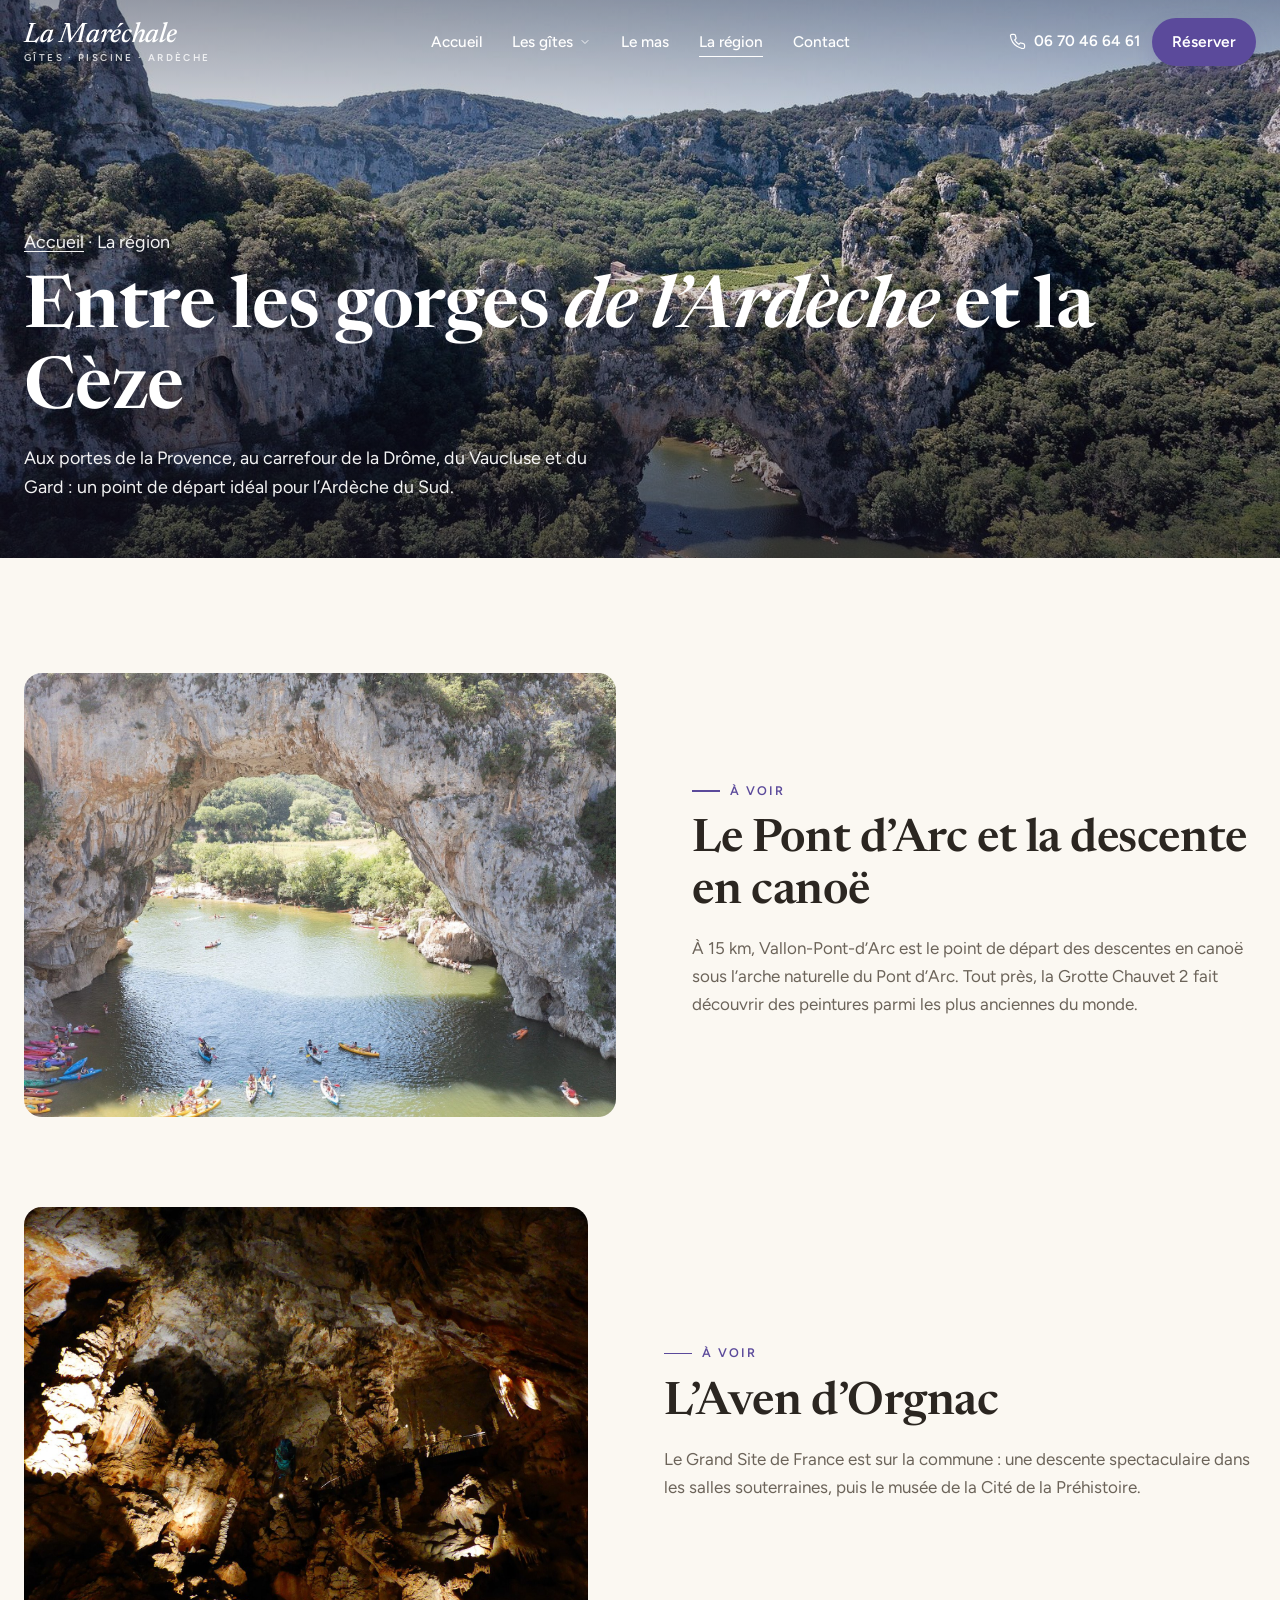
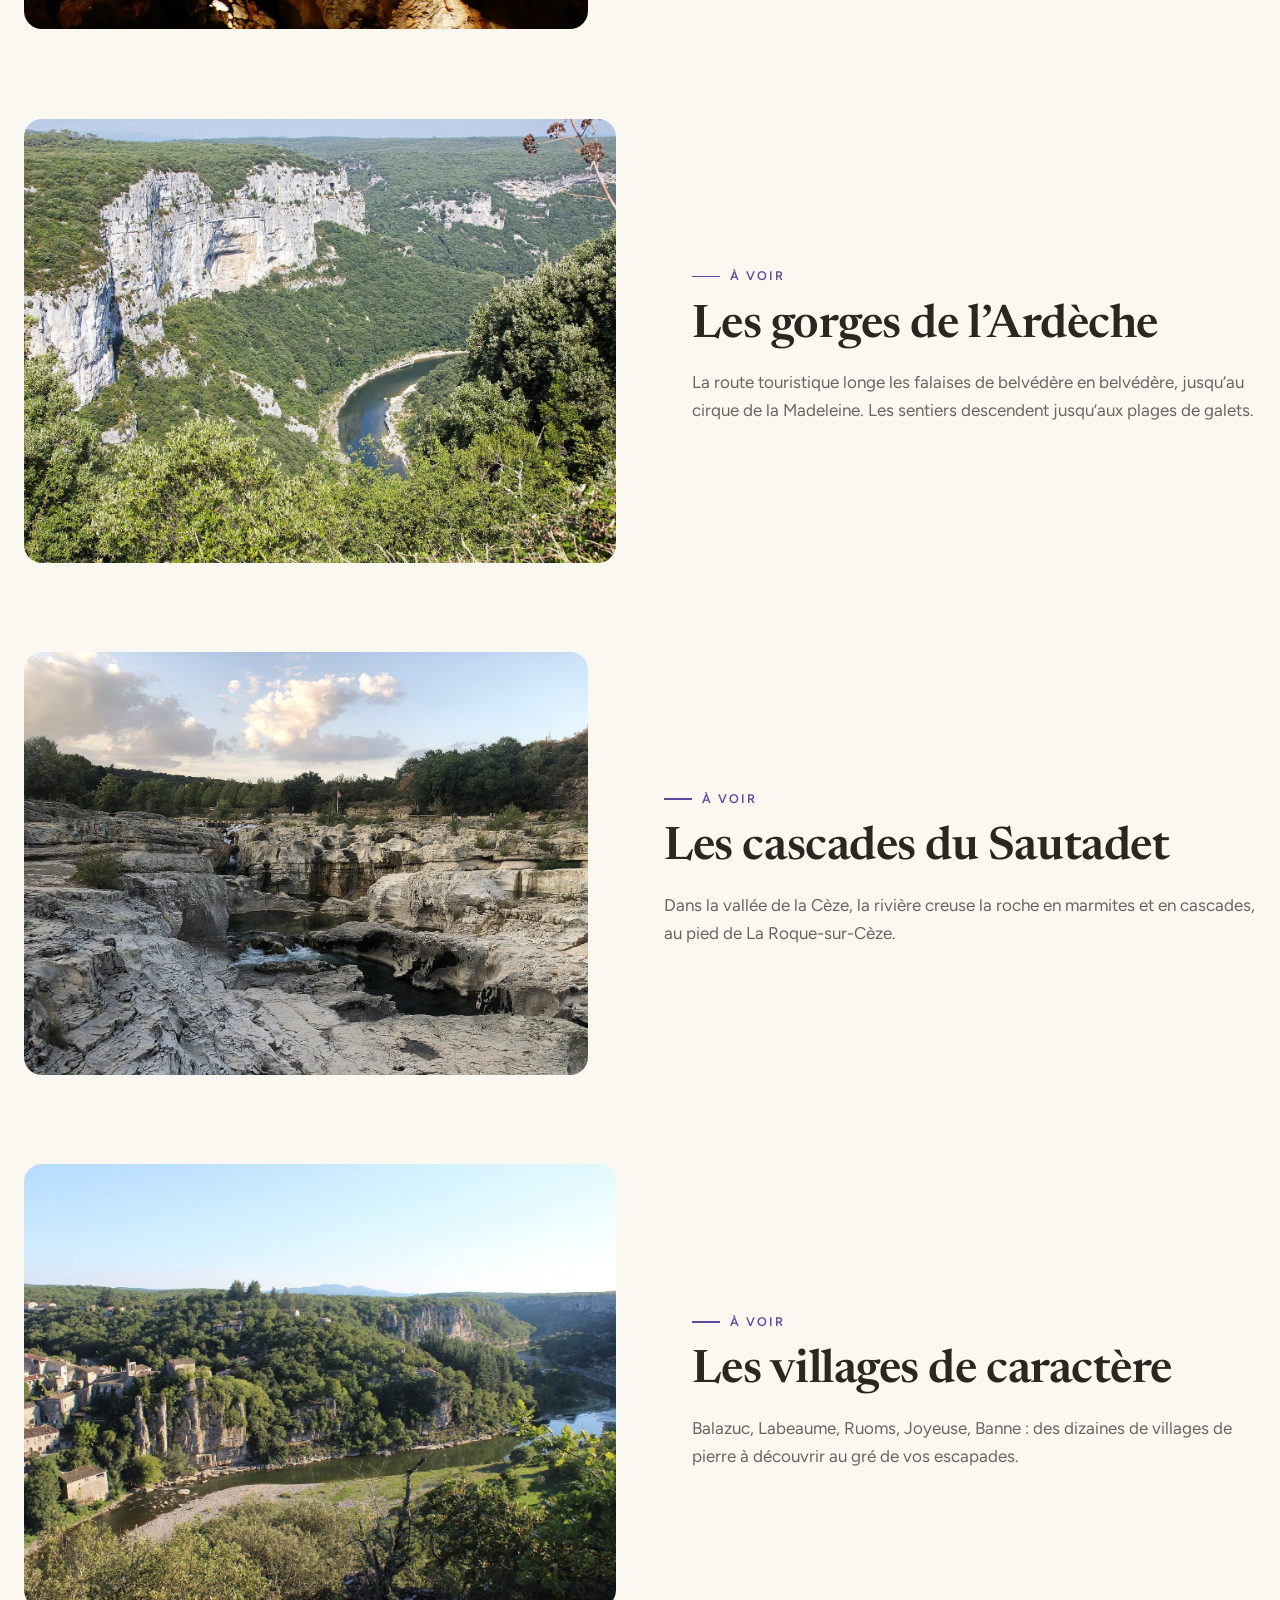
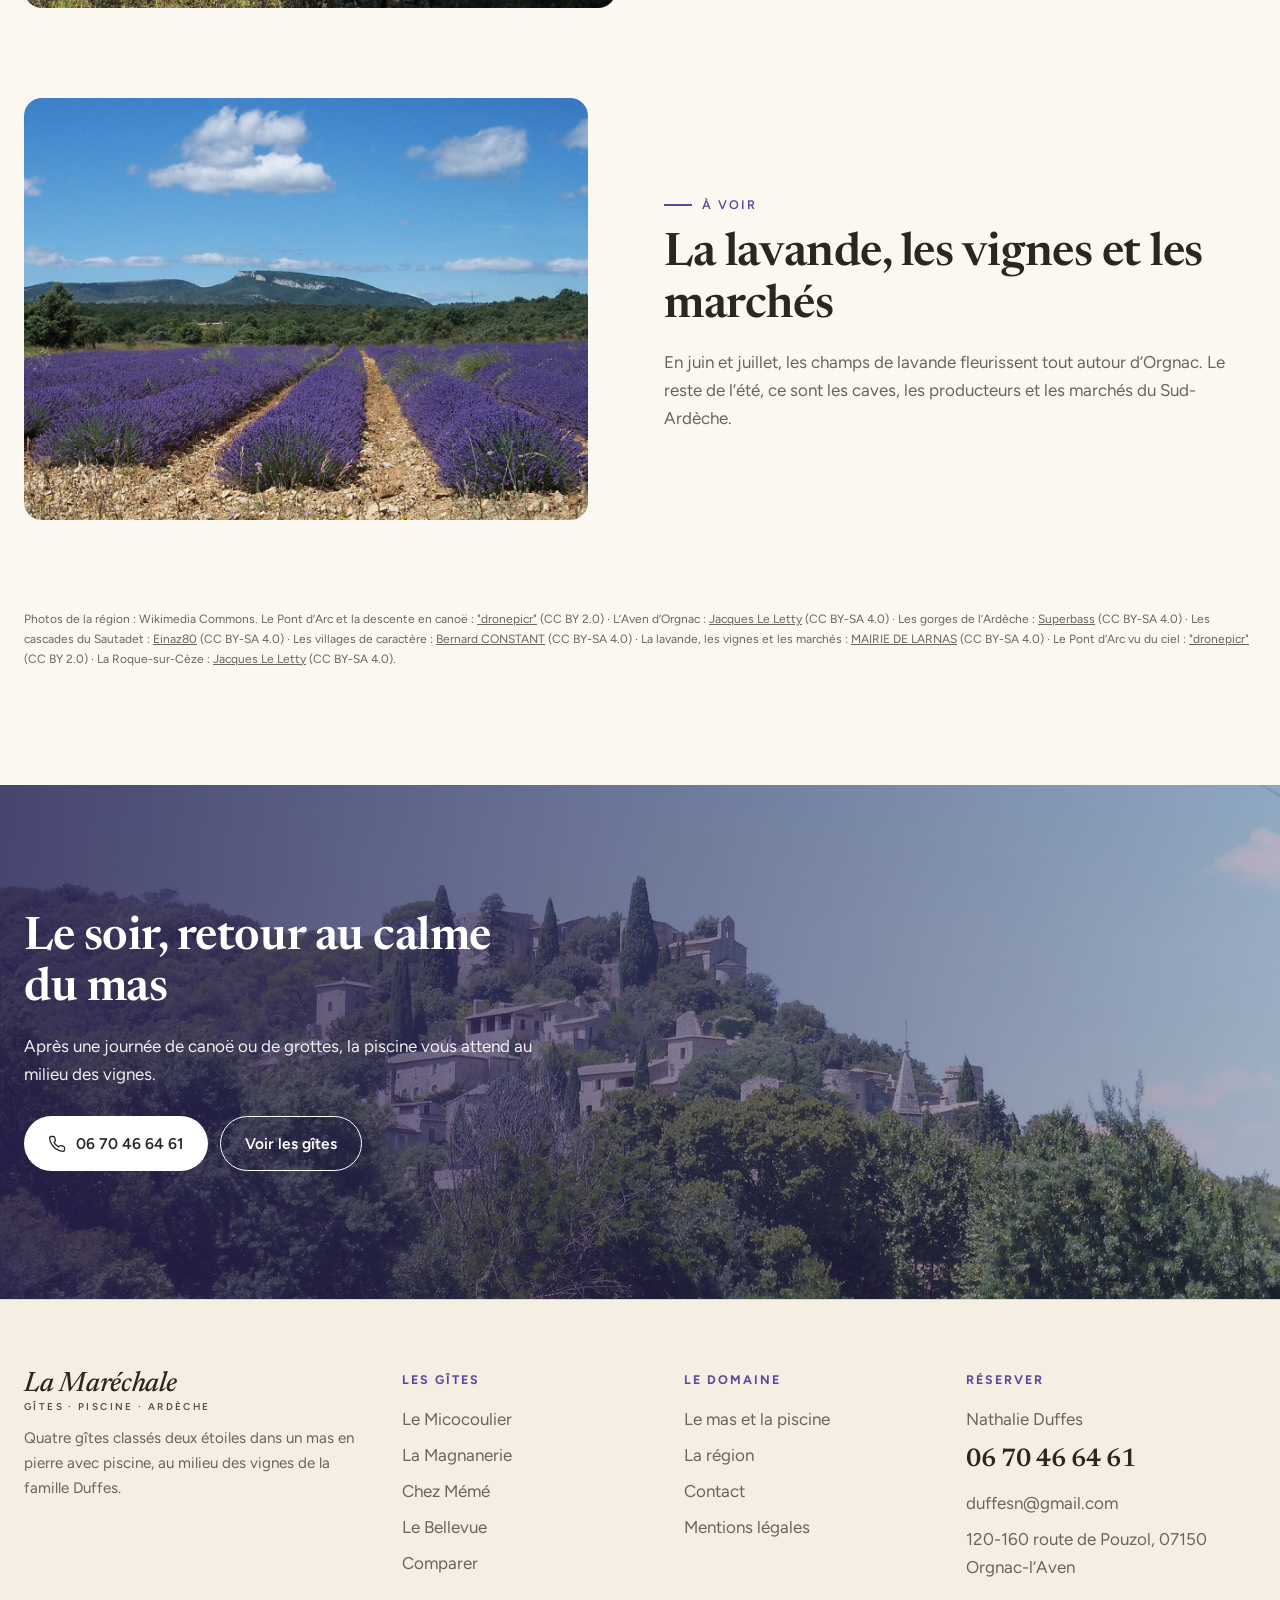
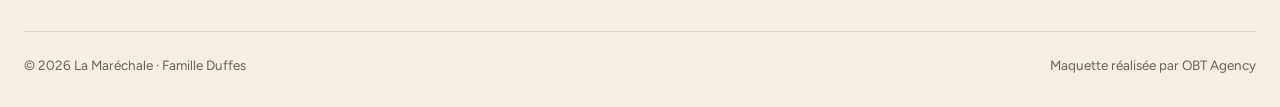
<file: la-region.html>
<!doctype html>
<html lang="fr">
<head>
<meta charset="utf-8">
<meta name="viewport" content="width=device-width, initial-scale=1">
<meta name="robots" content="noindex, nofollow">
<title>La région · La Maréchale, Orgnac-l’Aven</title>
<meta name="description" content="Autour de La Maréchale : le Pont d’Arc, l’Aven d’Orgnac, les gorges de l’Ardèche, la vallée de la Cèze et les villages du Sud-Ardèche.">
<link rel="preconnect" href="https://fonts.googleapis.com">
<link rel="preconnect" href="https://fonts.gstatic.com" crossorigin>
<link href="https://fonts.googleapis.com/css2?family=Figtree:wght@400;500;600&family=Newsreader:ital,opsz,wght@0,6..72,500;0,6..72,600;1,6..72,500;1,6..72,600&display=swap" rel="stylesheet">
<link rel="stylesheet" href="css/style.css">
</head>
<body data-page="region">
<header class="entete">
  <div class="conteneur barre">
    <a class="logo" href="index.html" aria-label="La Maréchale, accueil"><span class="nom">La Maréchale</span><span class="sous">Gîtes · Piscine · Ardèche</span></a>
    <ul class="menu">
      <li><a href="index.html">Accueil</a></li>
      <li><a class="ouvrir" href="gites.html">Les gîtes <svg viewBox="0 0 24 24" fill="none" stroke="currentColor" stroke-width="1.7" stroke-linecap="round" stroke-linejoin="round" aria-hidden="true"><path d="m6 9 6 6 6-6"/></svg></a>
        <div class="sous-menu"><a href="le-micocoulier.html"><img src="images/micocoulier/terrasse.jpg" alt=""><span>Le Micocoulier<small>64 m² · 5 pers. · 1er étage</small></span></a><a href="la-magnanerie.html"><img src="images/magnanerie/terrasse-2.jpg" alt=""><span>La Magnanerie<small>63 m² · 5 pers. · 1er étage</small></span></a><a href="chez-meme.html"><img src="images/chez-meme/sejour.jpg" alt=""><span>Chez Mémé<small>63,50 m² · 5 pers. · 1er étage</small></span></a><a href="le-bellevue.html"><img src="images/bellevue/sejour.jpg" alt=""><span>Le Bellevue<small>60 m² · 5 pers. · 2e étage</small></span></a><a class="tous" href="gites.html">Comparer les quatre gîtes</a></div></li>
      <li><a href="le-mas.html">Le mas</a></li>
      <li><a href="la-region.html" class="actif">La région</a></li>
      <li><a href="contact.html">Contact</a></li>
    </ul>
    <div class="actions">
      <a class="tel-entete" href="tel:+33670466461"><svg viewBox="0 0 24 24" fill="none" stroke="currentColor" stroke-width="1.7" stroke-linecap="round" stroke-linejoin="round" aria-hidden="true"><path d="M22 16.9v3a2 2 0 0 1-2.2 2 19.8 19.8 0 0 1-8.6-3.1 19.5 19.5 0 0 1-6-6A19.8 19.8 0 0 1 2.1 4.2 2 2 0 0 1 4.1 2h3a2 2 0 0 1 2 1.7c.1 1 .4 1.9.7 2.8a2 2 0 0 1-.5 2.1L8 9.9a16 16 0 0 0 6 6l1.3-1.3a2 2 0 0 1 2.1-.4c.9.3 1.8.6 2.8.7a2 2 0 0 1 1.7 2z"/></svg><span>06 70 46 64 61</span></a>
      <a class="btn btn-plein" href="contact.html#reserver">Réserver</a>
      <button class="burger" aria-label="Menu" aria-expanded="false"><span></span></button>
    </div>
  </div>
</header>
<main>
<section class="bandeau">
  <img src="images/region/pont-d-arc-haut.jpg" alt="Le Pont d’Arc vu du ciel">
  <div class="conteneur">
    <p class="fil"><a href="index.html">Accueil</a> · La région</p>
    <h1>Entre les gorges <em>de l’Ardèche</em> et la Cèze</h1>
    <p>Aux portes de la Provence, au carrefour de la Drôme, du Vaucluse et du Gard : un point de départ idéal pour l’Ardèche du Sud.</p>
  </div>
</section>
<section class="section">
  <div class="conteneur">
    <div class="duo" style="margin-bottom:clamp(50px,7vw,90px)">
  <div data-reveal><img src="images/region/pont-d-arc.jpg" alt="Le Pont d’Arc et la descente en canoë" loading="lazy" decoding="async" style="width:100%;aspect-ratio:4/3;object-fit:cover;border-radius:var(--r)"></div>
  <div class="duo-texte" data-reveal><span class="surtitre">À voir</span><h2>Le Pont d’Arc et la descente en canoë</h2><p>À 15 km, Vallon-Pont-d’Arc est le point de départ des descentes en canoë sous l’arche naturelle du Pont d’Arc. Tout près, la Grotte Chauvet 2 fait découvrir des peintures parmi les plus anciennes du monde.</p></div>
</div><div class="duo inverse" style="margin-bottom:clamp(50px,7vw,90px)">
  <div data-reveal><img src="images/region/aven.jpg" alt="L’Aven d’Orgnac" loading="lazy" decoding="async" style="width:100%;aspect-ratio:4/3;object-fit:cover;border-radius:var(--r)"></div>
  <div class="duo-texte" data-reveal><span class="surtitre">À voir</span><h2>L’Aven d’Orgnac</h2><p>Le Grand Site de France est sur la commune : une descente spectaculaire dans les salles souterraines, puis le musée de la Cité de la Préhistoire.</p></div>
</div><div class="duo" style="margin-bottom:clamp(50px,7vw,90px)">
  <div data-reveal><img src="images/region/gorges.jpg" alt="Les gorges de l’Ardèche" loading="lazy" decoding="async" style="width:100%;aspect-ratio:4/3;object-fit:cover;border-radius:var(--r)"></div>
  <div class="duo-texte" data-reveal><span class="surtitre">À voir</span><h2>Les gorges de l’Ardèche</h2><p>La route touristique longe les falaises de belvédère en belvédère, jusqu’au cirque de la Madeleine. Les sentiers descendent jusqu’aux plages de galets.</p></div>
</div><div class="duo inverse" style="margin-bottom:clamp(50px,7vw,90px)">
  <div data-reveal><img src="images/region/sautadet.jpg" alt="Les cascades du Sautadet" loading="lazy" decoding="async" style="width:100%;aspect-ratio:4/3;object-fit:cover;border-radius:var(--r)"></div>
  <div class="duo-texte" data-reveal><span class="surtitre">À voir</span><h2>Les cascades du Sautadet</h2><p>Dans la vallée de la Cèze, la rivière creuse la roche en marmites et en cascades, au pied de La Roque-sur-Cèze.</p></div>
</div><div class="duo" style="margin-bottom:clamp(50px,7vw,90px)">
  <div data-reveal><img src="images/region/balazuc.jpg" alt="Les villages de caractère" loading="lazy" decoding="async" style="width:100%;aspect-ratio:4/3;object-fit:cover;border-radius:var(--r)"></div>
  <div class="duo-texte" data-reveal><span class="surtitre">À voir</span><h2>Les villages de caractère</h2><p>Balazuc, Labeaume, Ruoms, Joyeuse, Banne : des dizaines de villages de pierre à découvrir au gré de vos escapades.</p></div>
</div><div class="duo inverse" style="margin-bottom:clamp(50px,7vw,90px)">
  <div data-reveal><img src="images/region/lavande.jpg" alt="La lavande, les vignes et les marchés" loading="lazy" decoding="async" style="width:100%;aspect-ratio:4/3;object-fit:cover;border-radius:var(--r)"></div>
  <div class="duo-texte" data-reveal><span class="surtitre">À voir</span><h2>La lavande, les vignes et les marchés</h2><p>En juin et juillet, les champs de lavande fleurissent tout autour d’Orgnac. Le reste de l’été, ce sont les caves, les producteurs et les marchés du Sud-Ardèche.</p></div>
</div>
    <p class="credit">Photos de la région : Wikimedia Commons. Le Pont d’Arc et la descente en canoë : <a href="https://commons.wikimedia.org/wiki/File:Aerial_view_of_kayaks_under_the_arch_of_Pont_d%27Arc_in_Vallon-Pont-d%27Arc,_France_(53698059649).jpg" target="_blank" rel="noopener">"dronepicr"</a> (CC BY 2.0) · L’Aven d’Orgnac : <a href="https://commons.wikimedia.org/wiki/File:Grotte_Aven_Orgnac_07.jpg" target="_blank" rel="noopener">Jacques Le Letty</a> (CC BY-SA 4.0) · Les gorges de l’Ardèche : <a href="https://commons.wikimedia.org/wiki/File:2015_Gorges_de_l%27Ard%C3%A8che_1.jpg" target="_blank" rel="noopener">Superbass</a> (CC BY-SA 4.0) · Les cascades du Sautadet : <a href="https://commons.wikimedia.org/wiki/File:Sautadet_Falls.jpg" target="_blank" rel="noopener">Einaz80</a> (CC BY-SA 4.0) · Les villages de caractère : <a href="https://commons.wikimedia.org/wiki/File:Balazuc_(Ard%C3%A8che)_vue_de_la_rivi%C3%A8re.jpg" target="_blank" rel="noopener">Bernard CONSTANT</a> (CC BY-SA 4.0) · La lavande, les vignes et les marchés : <a href="https://commons.wikimedia.org/wiki/File:Dent_de_Rez_et_lavande.jpg" target="_blank" rel="noopener">MAIRIE DE LARNAS</a> (CC BY-SA 4.0) · Le Pont d’Arc vu du ciel : <a href="https://commons.wikimedia.org/wiki/File:Aerial_view_of_Pont_d%27Arc_in_Vallon-Pont-d%27Arc,_France_(53698059939).jpg" target="_blank" rel="noopener">"dronepicr"</a> (CC BY 2.0) · La Roque-sur-Cèze : <a href="https://commons.wikimedia.org/wiki/File:Roque_Ceze_vue.jpg" target="_blank" rel="noopener">Jacques Le Letty</a> (CC BY-SA 4.0).</p>
  </div>
</section>
<section class="appel">
  <img src="images/region/roque-ceze.jpg" alt="" loading="lazy" decoding="async">
  <div class="conteneur">
    <h2>Le soir, retour au calme du mas</h2>
    <p>Après une journée de canoë ou de grottes, la piscine vous attend au milieu des vignes.</p>
    <div class="boutons"><a class="btn btn-blanc" href="tel:+33670466461"><svg viewBox="0 0 24 24" fill="none" stroke="currentColor" stroke-width="1.7" stroke-linecap="round" stroke-linejoin="round" aria-hidden="true"><path d="M22 16.9v3a2 2 0 0 1-2.2 2 19.8 19.8 0 0 1-8.6-3.1 19.5 19.5 0 0 1-6-6A19.8 19.8 0 0 1 2.1 4.2 2 2 0 0 1 4.1 2h3a2 2 0 0 1 2 1.7c.1 1 .4 1.9.7 2.8a2 2 0 0 1-.5 2.1L8 9.9a16 16 0 0 0 6 6l1.3-1.3a2 2 0 0 1 2.1-.4c.9.3 1.8.6 2.8.7a2 2 0 0 1 1.7 2z"/></svg> 06 70 46 64 61</a><a class="btn btn-contour" href="gites.html" style="color:#fff">Voir les gîtes</a></div>
  </div>
</section>
</main>
<footer class="pied">
  <div class="conteneur">
    <div class="grille">
      <div>
        <a class="logo" href="index.html"><span class="nom">La Maréchale</span><span class="sous">Gîtes · Piscine · Ardèche</span></a>
        <p>Quatre gîtes classés deux étoiles dans un mas en pierre avec piscine, au milieu des vignes de la famille Duffes.</p>
      </div>
      <div><h4>Les gîtes</h4><ul><li><a href="le-micocoulier.html">Le Micocoulier</a></li><li><a href="la-magnanerie.html">La Magnanerie</a></li><li><a href="chez-meme.html">Chez Mémé</a></li><li><a href="le-bellevue.html">Le Bellevue</a></li><li><a href="gites.html">Comparer</a></li></ul></div>
      <div><h4>Le domaine</h4><ul><li><a href="le-mas.html">Le mas et la piscine</a></li><li><a href="la-region.html">La région</a></li><li><a href="contact.html">Contact</a></li><li><a href="mentions-legales.html">Mentions légales</a></li></ul></div>
      <div><h4>Réserver</h4><ul><li>Nathalie Duffes<a class="tel-pied" href="tel:+33670466461">06 70 46 64 61</a></li><li><a href="mailto:duffesn@gmail.com">duffesn@gmail.com</a></li><li>120-160 route de Pouzol, 07150 Orgnac-l’Aven</li></ul></div>
    </div>
    <div class="bas"><span>© 2026 La Maréchale · Famille Duffes</span><span>Maquette réalisée par OBT Agency</span></div>
  </div>
</footer>
<nav class="barre-mobile" aria-label="Contact rapide">
  <a class="appeler" href="tel:+33670466461"><svg viewBox="0 0 24 24" fill="none" stroke="currentColor" stroke-width="1.7" stroke-linecap="round" stroke-linejoin="round" aria-hidden="true"><path d="M22 16.9v3a2 2 0 0 1-2.2 2 19.8 19.8 0 0 1-8.6-3.1 19.5 19.5 0 0 1-6-6A19.8 19.8 0 0 1 2.1 4.2 2 2 0 0 1 4.1 2h3a2 2 0 0 1 2 1.7c.1 1 .4 1.9.7 2.8a2 2 0 0 1-.5 2.1L8 9.9a16 16 0 0 0 6 6l1.3-1.3a2 2 0 0 1 2.1-.4c.9.3 1.8.6 2.8.7a2 2 0 0 1 1.7 2z"/></svg> Appeler</a>
  <a href="contact.html#reserver"><svg viewBox="0 0 24 24" fill="none" stroke="currentColor" stroke-width="1.7" stroke-linecap="round" stroke-linejoin="round" aria-hidden="true"><rect x="3" y="5" width="18" height="14" rx="2"/><path d="m3 7 9 6 9-6"/></svg> Demande</a>
</nav>
<script src="js/site.js"></script>
</body>
</html>
</file>
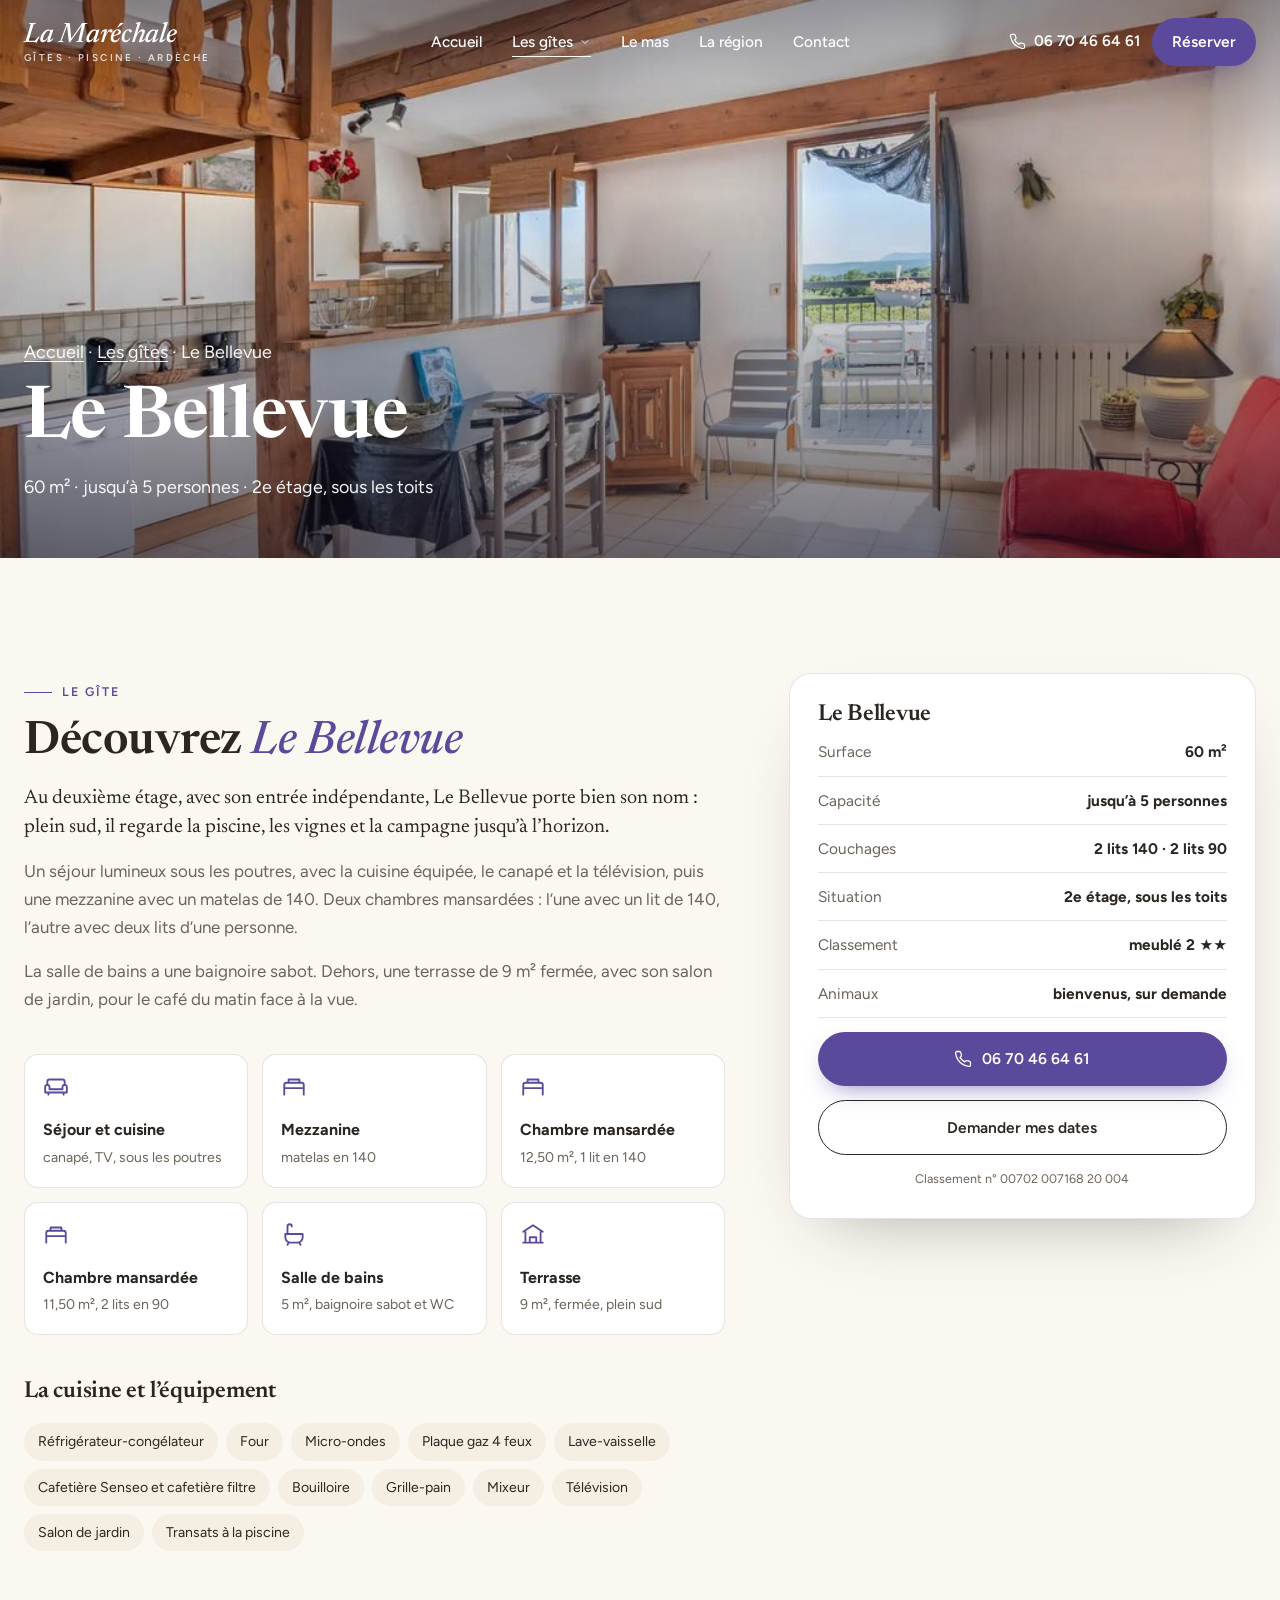
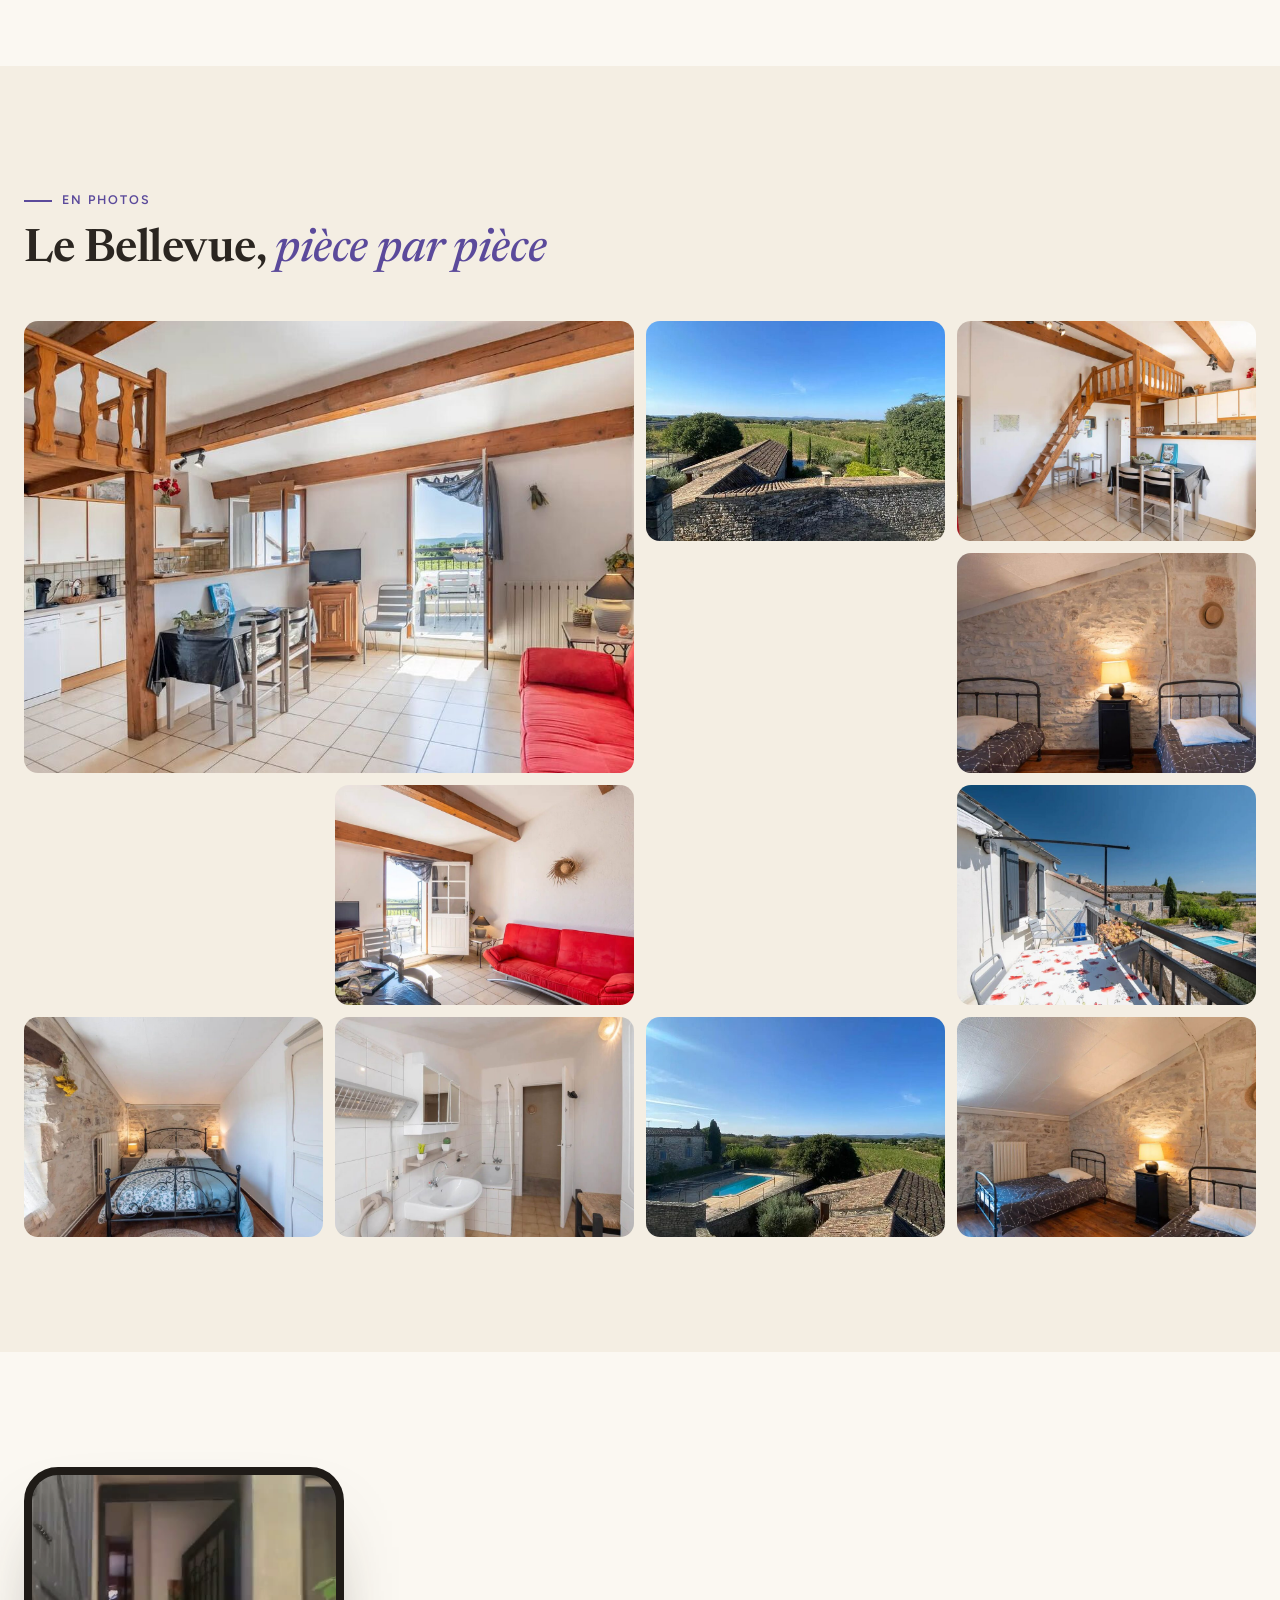
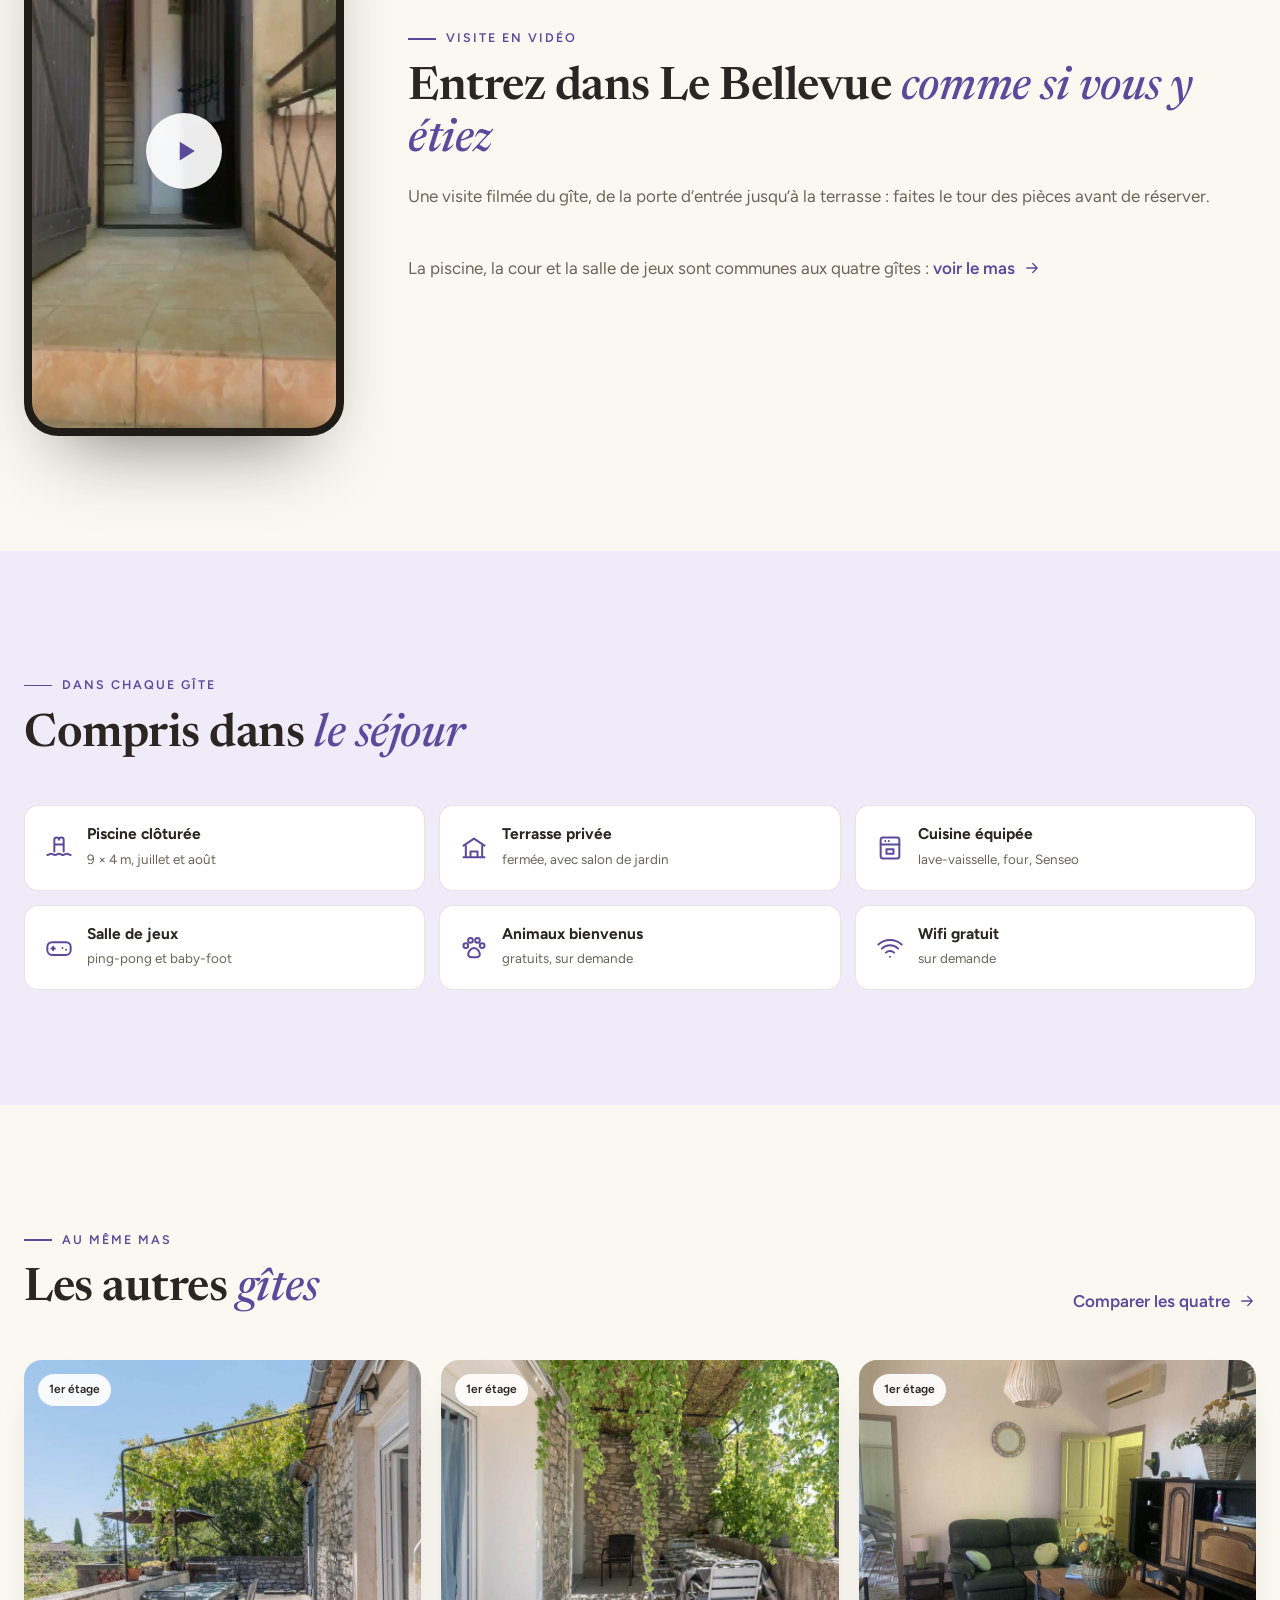
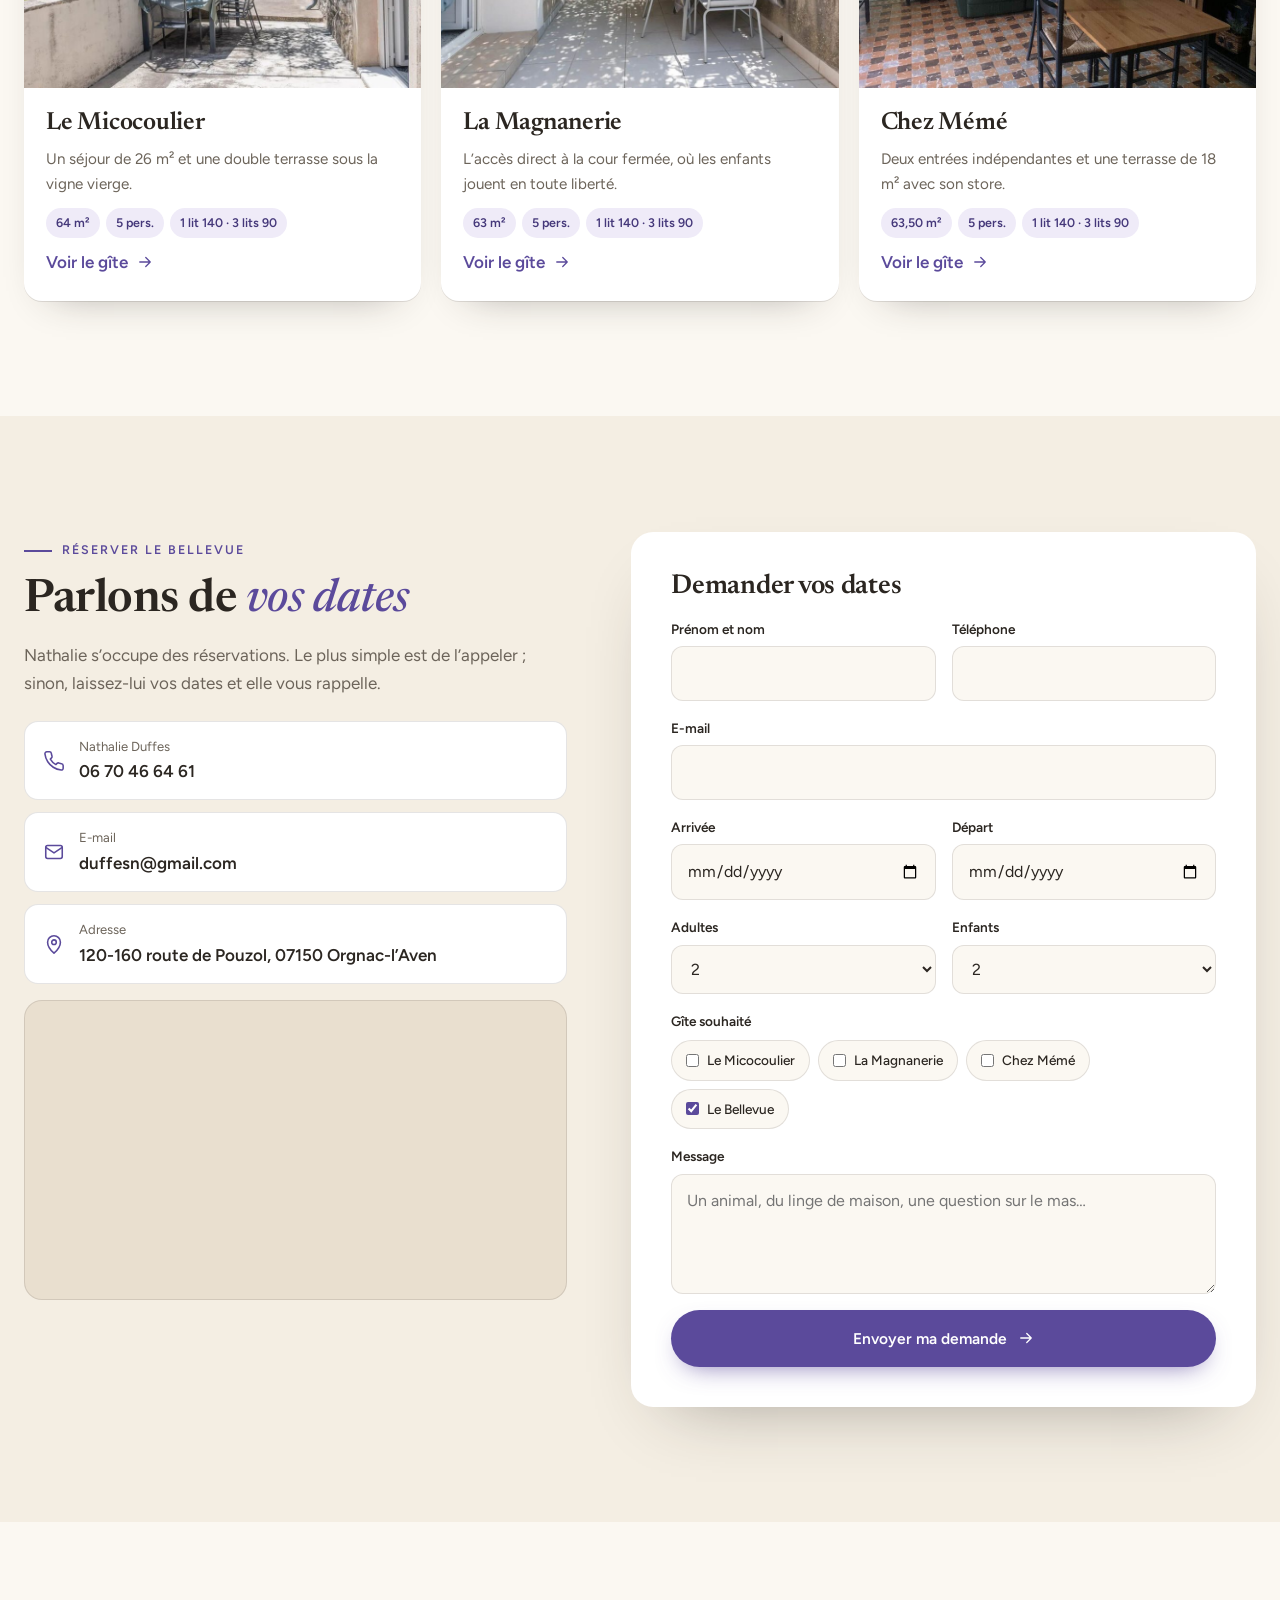
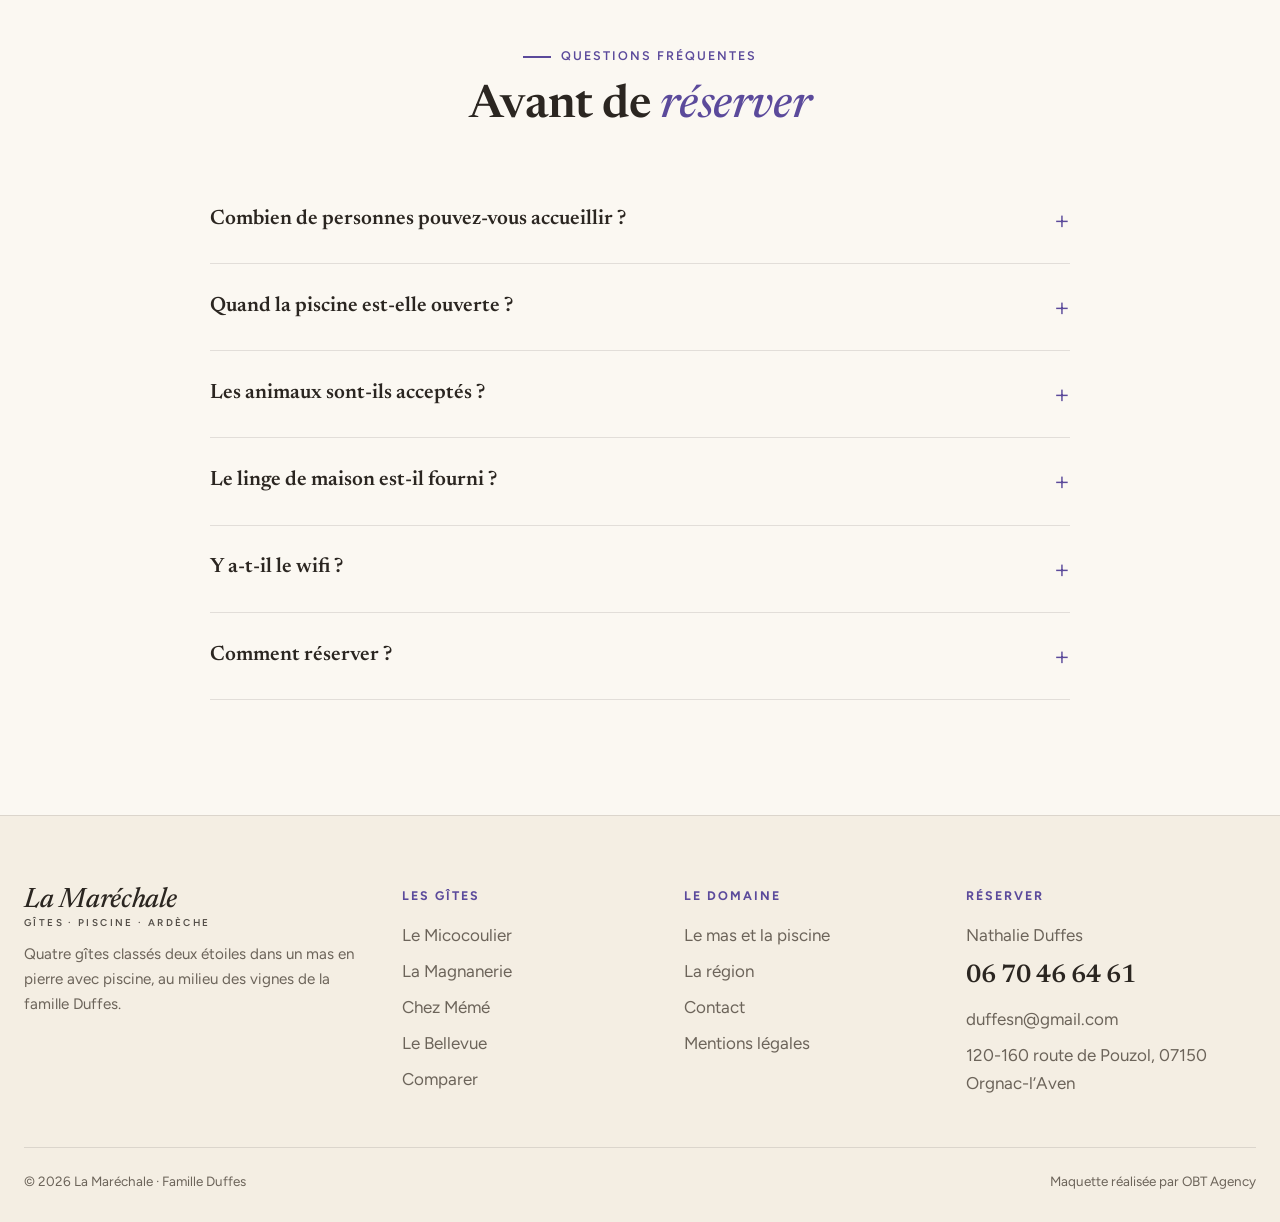
<file: le-bellevue.html>
<!doctype html>
<html lang="fr">
<head>
<meta charset="utf-8">
<meta name="viewport" content="width=device-width, initial-scale=1">
<meta name="robots" content="noindex, nofollow">
<title>Le Bellevue · Gîte à La Maréchale, Orgnac-l’Aven</title>
<meta name="description" content="Le Bellevue : gîte de 60 m² pour 5 personnes, 2e étage, sous les toits, avec terrasse privée et piscine, à Orgnac-l’Aven en Ardèche.">
<link rel="preconnect" href="https://fonts.googleapis.com">
<link rel="preconnect" href="https://fonts.gstatic.com" crossorigin>
<link href="https://fonts.googleapis.com/css2?family=Figtree:wght@400;500;600&family=Newsreader:ital,opsz,wght@0,6..72,500;0,6..72,600;1,6..72,500;1,6..72,600&display=swap" rel="stylesheet">
<link rel="stylesheet" href="css/style.css">
</head>
<body data-page="le-bellevue">
<header class="entete">
  <div class="conteneur barre">
    <a class="logo" href="index.html" aria-label="La Maréchale, accueil"><span class="nom">La Maréchale</span><span class="sous">Gîtes · Piscine · Ardèche</span></a>
    <ul class="menu">
      <li><a href="index.html">Accueil</a></li>
      <li><a class="ouvrir actif" href="gites.html">Les gîtes <svg viewBox="0 0 24 24" fill="none" stroke="currentColor" stroke-width="1.7" stroke-linecap="round" stroke-linejoin="round" aria-hidden="true"><path d="m6 9 6 6 6-6"/></svg></a>
        <div class="sous-menu"><a href="le-micocoulier.html"><img src="images/micocoulier/terrasse.jpg" alt=""><span>Le Micocoulier<small>64 m² · 5 pers. · 1er étage</small></span></a><a href="la-magnanerie.html"><img src="images/magnanerie/terrasse-2.jpg" alt=""><span>La Magnanerie<small>63 m² · 5 pers. · 1er étage</small></span></a><a href="chez-meme.html"><img src="images/chez-meme/sejour.jpg" alt=""><span>Chez Mémé<small>63,50 m² · 5 pers. · 1er étage</small></span></a><a href="le-bellevue.html"><img src="images/bellevue/sejour.jpg" alt=""><span>Le Bellevue<small>60 m² · 5 pers. · 2e étage</small></span></a><a class="tous" href="gites.html">Comparer les quatre gîtes</a></div></li>
      <li><a href="le-mas.html">Le mas</a></li>
      <li><a href="la-region.html">La région</a></li>
      <li><a href="contact.html">Contact</a></li>
    </ul>
    <div class="actions">
      <a class="tel-entete" href="tel:+33670466461"><svg viewBox="0 0 24 24" fill="none" stroke="currentColor" stroke-width="1.7" stroke-linecap="round" stroke-linejoin="round" aria-hidden="true"><path d="M22 16.9v3a2 2 0 0 1-2.2 2 19.8 19.8 0 0 1-8.6-3.1 19.5 19.5 0 0 1-6-6A19.8 19.8 0 0 1 2.1 4.2 2 2 0 0 1 4.1 2h3a2 2 0 0 1 2 1.7c.1 1 .4 1.9.7 2.8a2 2 0 0 1-.5 2.1L8 9.9a16 16 0 0 0 6 6l1.3-1.3a2 2 0 0 1 2.1-.4c.9.3 1.8.6 2.8.7a2 2 0 0 1 1.7 2z"/></svg><span>06 70 46 64 61</span></a>
      <a class="btn btn-plein" href="contact.html#reserver">Réserver</a>
      <button class="burger" aria-label="Menu" aria-expanded="false"><span></span></button>
    </div>
  </div>
</header>
<main>
<section class="bandeau">
  <img src="images/bellevue/sejour.jpg" alt="Le Bellevue">
  <div class="conteneur">
    <p class="fil"><a href="index.html">Accueil</a> · <a href="gites.html">Les gîtes</a> · Le Bellevue</p>
    <h1>Le Bellevue</h1>
    <p>60 m² · jusqu’à 5 personnes · 2e étage, sous les toits</p>
  </div>
</section>

<section class="section">
  <div class="conteneur fiche">
    <div class="intro" data-reveal>
      <span class="surtitre">Le gîte</span>
      <h2>Découvrez <em class="it">Le Bellevue</em></h2>
      <p class="chapo">Au deuxième étage, avec son entrée indépendante, Le Bellevue porte bien son nom : plein sud, il regarde la piscine, les vignes et la campagne jusqu’à l’horizon.</p>
      <p>Un séjour lumineux sous les poutres, avec la cuisine équipée, le canapé et la télévision, puis une mezzanine avec un matelas de 140. Deux chambres mansardées : l’une avec un lit de 140, l’autre avec deux lits d’une personne.</p><p>La salle de bains a une baignoire sabot. Dehors, une terrasse de 9 m² fermée, avec son salon de jardin, pour le café du matin face à la vue.</p>
      <div class="pieces"><div class="piece"><svg viewBox="0 0 24 24" fill="none" stroke="currentColor" stroke-width="1.7" stroke-linecap="round" stroke-linejoin="round" aria-hidden="true"><path d="M4 11V8a2 2 0 0 1 2-2h12a2 2 0 0 1 2 2v3"/><path d="M2 13a2 2 0 0 1 4 0v2h12v-2a2 2 0 0 1 4 0v5H2zM5 18v2M19 18v2"/></svg><strong>Séjour et cuisine</strong><small>canapé, TV, sous les poutres</small></div><div class="piece"><svg viewBox="0 0 24 24" fill="none" stroke="currentColor" stroke-width="1.7" stroke-linecap="round" stroke-linejoin="round" aria-hidden="true"><path d="M3 18v-7a2 2 0 0 1 2-2h14a2 2 0 0 1 2 2v7M3 14h18M3 18v2M21 18v2M7 9V6h10v3"/></svg><strong>Mezzanine</strong><small>matelas en 140</small></div><div class="piece"><svg viewBox="0 0 24 24" fill="none" stroke="currentColor" stroke-width="1.7" stroke-linecap="round" stroke-linejoin="round" aria-hidden="true"><path d="M3 18v-7a2 2 0 0 1 2-2h14a2 2 0 0 1 2 2v7M3 14h18M3 18v2M21 18v2M7 9V6h10v3"/></svg><strong>Chambre mansardée</strong><small>12,50 m², 1 lit en 140</small></div><div class="piece"><svg viewBox="0 0 24 24" fill="none" stroke="currentColor" stroke-width="1.7" stroke-linecap="round" stroke-linejoin="round" aria-hidden="true"><path d="M3 18v-7a2 2 0 0 1 2-2h14a2 2 0 0 1 2 2v7M3 14h18M3 18v2M21 18v2M7 9V6h10v3"/></svg><strong>Chambre mansardée</strong><small>11,50 m², 2 lits en 90</small></div><div class="piece"><svg viewBox="0 0 24 24" fill="none" stroke="currentColor" stroke-width="1.7" stroke-linecap="round" stroke-linejoin="round" aria-hidden="true"><path d="M4 12h16v3a5 5 0 0 1-5 5H9a5 5 0 0 1-5-5zM6 12V5a2 2 0 0 1 4 0M7 20l-1 2M17 20l1 2"/></svg><strong>Salle de bains</strong><small>5 m², baignoire sabot et WC</small></div><div class="piece"><svg viewBox="0 0 24 24" fill="none" stroke="currentColor" stroke-width="1.7" stroke-linecap="round" stroke-linejoin="round" aria-hidden="true"><path d="M3 10 12 4l9 6"/><path d="M5 10v10M19 10v10M3 20h18M9 20v-5h6v5"/></svg><strong>Terrasse</strong><small>9 m², fermée, plein sud</small></div></div>
      <h3 style="margin-top:44px">La cuisine et l’équipement</h3>
      <div class="equipements"><span>Réfrigérateur-congélateur</span><span>Four</span><span>Micro-ondes</span><span>Plaque gaz 4 feux</span><span>Lave-vaisselle</span><span>Cafetière Senseo et cafetière filtre</span><span>Bouilloire</span><span>Grille-pain</span><span>Mixeur</span><span>Télévision</span><span>Salon de jardin</span><span>Transats à la piscine</span></div>
    </div>
    <aside class="encart" data-reveal>
      <h3>Le Bellevue</h3>
      <div class="ligne"><span>Surface</span><strong>60 m²</strong></div>
      <div class="ligne"><span>Capacité</span><strong>jusqu’à 5 personnes</strong></div>
      <div class="ligne"><span>Couchages</span><strong>2 lits 140 · 2 lits 90</strong></div>
      <div class="ligne"><span>Situation</span><strong>2e étage, sous les toits</strong></div>
      <div class="ligne"><span>Classement</span><strong>meublé 2 ★★</strong></div>
      <div class="ligne"><span>Animaux</span><strong>bienvenus, sur demande</strong></div>
      <a class="btn btn-plein" href="tel:+33670466461"><svg viewBox="0 0 24 24" fill="none" stroke="currentColor" stroke-width="1.7" stroke-linecap="round" stroke-linejoin="round" aria-hidden="true"><path d="M22 16.9v3a2 2 0 0 1-2.2 2 19.8 19.8 0 0 1-8.6-3.1 19.5 19.5 0 0 1-6-6A19.8 19.8 0 0 1 2.1 4.2 2 2 0 0 1 4.1 2h3a2 2 0 0 1 2 1.7c.1 1 .4 1.9.7 2.8a2 2 0 0 1-.5 2.1L8 9.9a16 16 0 0 0 6 6l1.3-1.3a2 2 0 0 1 2.1-.4c.9.3 1.8.6 2.8.7a2 2 0 0 1 1.7 2z"/></svg> 06 70 46 64 61</a>
      <a class="btn btn-contour" href="contact.html?gite=le-bellevue#reserver">Demander mes dates</a>
      <p class="classement">Classement n° 00702 007168 20 004</p>
    </aside>
  </div>
</section>

<section class="section creme">
  <div class="conteneur">
    <div class="entete-section"><div><span class="surtitre">En photos</span><h2>Le Bellevue, <em class="it">pièce par pièce</em></h2></div></div>
    <div class="mosaique" data-reveal><button class="grand" data-galerie="images/bellevue/sejour.jpg" data-legende="Le séjour" aria-label="Agrandir : Le séjour"><img src="images/bellevue/sejour.jpg" alt="Le séjour" loading="lazy" decoding="async"><span>Le séjour</span></button><button class="" data-galerie="images/bellevue/vue.jpg" data-legende="La vue depuis Le Bellevue" aria-label="Agrandir : La vue depuis Le Bellevue"><img src="images/bellevue/vue.jpg" alt="La vue depuis Le Bellevue" loading="lazy" decoding="async"><span>La vue depuis Le Bellevue</span></button><button class="" data-galerie="images/bellevue/mezzanine.jpg" data-legende="La mezzanine" aria-label="Agrandir : La mezzanine"><img src="images/bellevue/mezzanine.jpg" alt="La mezzanine" loading="lazy" decoding="async"><span>La mezzanine</span></button><button class="haut" data-galerie="images/bellevue/chambre-2.jpg" data-legende="La chambre en 140" aria-label="Agrandir : La chambre en 140"><img src="images/bellevue/chambre-2.jpg" alt="La chambre en 140" loading="lazy" decoding="async"><span>La chambre en 140</span></button><button class="" data-galerie="images/bellevue/chambre-lits.jpg" data-legende="La chambre aux deux lits" aria-label="Agrandir : La chambre aux deux lits"><img src="images/bellevue/chambre-lits.jpg" alt="La chambre aux deux lits" loading="lazy" decoding="async"><span>La chambre aux deux lits</span></button><button class="" data-galerie="images/bellevue/cuisine.jpg" data-legende="La cuisine" aria-label="Agrandir : La cuisine"><img src="images/bellevue/cuisine.jpg" alt="La cuisine" loading="lazy" decoding="async"><span>La cuisine</span></button><button class="" data-galerie="images/bellevue/sejour-2.jpg" data-legende="Le séjour" aria-label="Agrandir : Le séjour"><img src="images/bellevue/sejour-2.jpg" alt="Le séjour" loading="lazy" decoding="async"><span>Le séjour</span></button><button class="" data-galerie="images/bellevue/terrasse.jpg" data-legende="La terrasse" aria-label="Agrandir : La terrasse"><img src="images/bellevue/terrasse.jpg" alt="La terrasse" loading="lazy" decoding="async"><span>La terrasse</span></button><button class="" data-galerie="images/bellevue/chambre.jpg" data-legende="La chambre en 140" aria-label="Agrandir : La chambre en 140"><img src="images/bellevue/chambre.jpg" alt="La chambre en 140" loading="lazy" decoding="async"><span>La chambre en 140</span></button><button class="" data-galerie="images/bellevue/salle-de-bain.jpg" data-legende="La salle de bains" aria-label="Agrandir : La salle de bains"><img src="images/bellevue/salle-de-bain.jpg" alt="La salle de bains" loading="lazy" decoding="async"><span>La salle de bains</span></button><button class="" data-galerie="images/bellevue/vue-piscine.jpg" data-legende="La piscine vue d’en haut" aria-label="Agrandir : La piscine vue d’en haut"><img src="images/bellevue/vue-piscine.jpg" alt="La piscine vue d’en haut" loading="lazy" decoding="async"><span>La piscine vue d’en haut</span></button><button class="" data-galerie="images/bellevue/chambre-lits-2.jpg" data-legende="La chambre aux deux lits" aria-label="Agrandir : La chambre aux deux lits"><img src="images/bellevue/chambre-lits-2.jpg" alt="La chambre aux deux lits" loading="lazy" decoding="async"><span>La chambre aux deux lits</span></button></div>
  </div>
</section>

<section class="section">
  <div class="conteneur visite">
    <div class="telephone-video" data-reveal>
      <video src="video/le-bellevue.mp4" poster="video/le-bellevue-affiche.jpg" playsinline muted preload="none"></video>
      <button class="lecture" aria-label="Lancer la visite en vidéo"><span><svg viewBox="0 0 24 24" fill="currentColor" aria-hidden="true"><path d="M7 4.5v15l12-7.5z"/></svg></span></button>
    </div>
    <div class="duo-texte" data-reveal>
      <span class="surtitre">Visite en vidéo</span>
      <h2>Entrez dans Le Bellevue <em class="it">comme si vous y étiez</em></h2>
      <p>Une visite filmée du gîte, de la porte d’entrée jusqu’à la terrasse : faites le tour des pièces avant de réserver.</p>
      <p>La piscine, la cour et la salle de jeux sont communes aux quatre gîtes : <a class="lien-fleche" href="le-mas.html">voir le mas <svg viewBox="0 0 24 24" fill="none" stroke="currentColor" stroke-width="1.7" stroke-linecap="round" stroke-linejoin="round" aria-hidden="true"><path d="M5 12h14M13 6l6 6-6 6"/></svg></a></p>
    </div>
  </div>
</section>

<section class="section lavande">
  <div class="conteneur">
    <div class="entete-section"><div><span class="surtitre">Dans chaque gîte</span><h2>Compris dans <em class="it">le séjour</em></h2></div></div>
    <div class="compris"><div class="bloc" data-reveal><svg viewBox="0 0 24 24" fill="none" stroke="currentColor" stroke-width="1.7" stroke-linecap="round" stroke-linejoin="round" aria-hidden="true"><path d="M2 18c1.7 0 1.7-1 3.3-1s1.7 1 3.4 1 1.6-1 3.3-1 1.7 1 3.3 1 1.7-1 3.4-1 1.6 1 3.3 1"/><path d="M8 15V5a2 2 0 0 1 4 0M16 15V5a2 2 0 0 0-4 0M8 9h8"/></svg><div><strong>Piscine clôturée</strong><small>9 × 4 m, juillet et août</small></div></div><div class="bloc" data-reveal><svg viewBox="0 0 24 24" fill="none" stroke="currentColor" stroke-width="1.7" stroke-linecap="round" stroke-linejoin="round" aria-hidden="true"><path d="M3 10 12 4l9 6"/><path d="M5 10v10M19 10v10M3 20h18M9 20v-5h6v5"/></svg><div><strong>Terrasse privée</strong><small>fermée, avec salon de jardin</small></div></div><div class="bloc" data-reveal><svg viewBox="0 0 24 24" fill="none" stroke="currentColor" stroke-width="1.7" stroke-linecap="round" stroke-linejoin="round" aria-hidden="true"><rect x="4" y="3" width="16" height="18" rx="2"/><path d="M4 9h16M8 6h.01M11 6h.01M9 13h6v4H9z"/></svg><div><strong>Cuisine équipée</strong><small>lave-vaisselle, four, Senseo</small></div></div><div class="bloc" data-reveal><svg viewBox="0 0 24 24" fill="none" stroke="currentColor" stroke-width="1.7" stroke-linecap="round" stroke-linejoin="round" aria-hidden="true"><rect x="2" y="7" width="20" height="11" rx="4"/><path d="M7 11v3M5.5 12.5h3M15 12h.01M18 13.5h.01"/></svg><div><strong>Salle de jeux</strong><small>ping-pong et baby-foot</small></div></div><div class="bloc" data-reveal><svg viewBox="0 0 24 24" fill="none" stroke="currentColor" stroke-width="1.7" stroke-linecap="round" stroke-linejoin="round" aria-hidden="true"><circle cx="5" cy="10" r="2"/><circle cx="9" cy="5.5" r="2"/><circle cx="15" cy="5.5" r="2"/><circle cx="19" cy="10" r="2"/><path d="M12 12c-3 0-5 3.5-5 5.5S8.5 20 12 20s5-.5 5-2.5-2-5.5-5-5.5z"/></svg><div><strong>Animaux bienvenus</strong><small>gratuits, sur demande</small></div></div><div class="bloc" data-reveal><svg viewBox="0 0 24 24" fill="none" stroke="currentColor" stroke-width="1.7" stroke-linecap="round" stroke-linejoin="round" aria-hidden="true"><path d="M5 12.5a10 10 0 0 1 14 0M8.5 16a5 5 0 0 1 7 0M2 9a15 15 0 0 1 20 0M12 19.5h.01"/></svg><div><strong>Wifi gratuit</strong><small>sur demande</small></div></div></div>
  </div>
</section>

<section class="section">
  <div class="conteneur">
    <div class="entete-section"><div><span class="surtitre">Au même mas</span><h2>Les autres <em class="it">gîtes</em></h2></div><a class="lien-fleche" href="gites.html">Comparer les quatre <svg viewBox="0 0 24 24" fill="none" stroke="currentColor" stroke-width="1.7" stroke-linecap="round" stroke-linejoin="round" aria-hidden="true"><path d="M5 12h14M13 6l6 6-6 6"/></svg></a></div>
    <div class="autres-gites"><a class="carte-gite" href="le-micocoulier.html" data-reveal>
  <div class="visuel"><img src="images/micocoulier/terrasse.jpg" alt="Le Micocoulier" loading="lazy" decoding="async"><span class="etage">1er étage</span></div>
  <div class="corps">
    <h3>Le Micocoulier</h3>
    <p>Un séjour de 26 m² et une double terrasse sous la vigne vierge.</p>
    <div class="pastilles"><span>64 m²</span><span>5 pers.</span><span>1 lit 140 · 3 lits 90</span></div>
    <span class="lien-fleche">Voir le gîte <svg viewBox="0 0 24 24" fill="none" stroke="currentColor" stroke-width="1.7" stroke-linecap="round" stroke-linejoin="round" aria-hidden="true"><path d="M5 12h14M13 6l6 6-6 6"/></svg></span>
  </div>
</a><a class="carte-gite" href="la-magnanerie.html" data-reveal>
  <div class="visuel"><img src="images/magnanerie/terrasse-2.jpg" alt="La Magnanerie" loading="lazy" decoding="async"><span class="etage">1er étage</span></div>
  <div class="corps">
    <h3>La Magnanerie</h3>
    <p>L’accès direct à la cour fermée, où les enfants jouent en toute liberté.</p>
    <div class="pastilles"><span>63 m²</span><span>5 pers.</span><span>1 lit 140 · 3 lits 90</span></div>
    <span class="lien-fleche">Voir le gîte <svg viewBox="0 0 24 24" fill="none" stroke="currentColor" stroke-width="1.7" stroke-linecap="round" stroke-linejoin="round" aria-hidden="true"><path d="M5 12h14M13 6l6 6-6 6"/></svg></span>
  </div>
</a><a class="carte-gite" href="chez-meme.html" data-reveal>
  <div class="visuel"><img src="images/chez-meme/sejour.jpg" alt="Chez Mémé" loading="lazy" decoding="async"><span class="etage">1er étage</span></div>
  <div class="corps">
    <h3>Chez Mémé</h3>
    <p>Deux entrées indépendantes et une terrasse de 18 m² avec son store.</p>
    <div class="pastilles"><span>63,50 m²</span><span>5 pers.</span><span>1 lit 140 · 3 lits 90</span></div>
    <span class="lien-fleche">Voir le gîte <svg viewBox="0 0 24 24" fill="none" stroke="currentColor" stroke-width="1.7" stroke-linecap="round" stroke-linejoin="round" aria-hidden="true"><path d="M5 12h14M13 6l6 6-6 6"/></svg></span>
  </div>
</a></div>
  </div>
</section>

<section class="section creme">
  <div class="conteneur contact-grille">
    <div data-reveal>
      <span class="surtitre">Réserver Le Bellevue</span>
      <h2>Parlons de <em class="it">vos dates</em></h2>
      <p style="color:var(--doux);margin-top:14px">Nathalie s’occupe des réservations. Le plus simple est de l’appeler ; sinon, laissez-lui vos dates et elle vous rappelle.</p>
      <div class="coordonnees">
  <a href="tel:+33670466461"><svg viewBox="0 0 24 24" fill="none" stroke="currentColor" stroke-width="1.7" stroke-linecap="round" stroke-linejoin="round" aria-hidden="true"><path d="M22 16.9v3a2 2 0 0 1-2.2 2 19.8 19.8 0 0 1-8.6-3.1 19.5 19.5 0 0 1-6-6A19.8 19.8 0 0 1 2.1 4.2 2 2 0 0 1 4.1 2h3a2 2 0 0 1 2 1.7c.1 1 .4 1.9.7 2.8a2 2 0 0 1-.5 2.1L8 9.9a16 16 0 0 0 6 6l1.3-1.3a2 2 0 0 1 2.1-.4c.9.3 1.8.6 2.8.7a2 2 0 0 1 1.7 2z"/></svg><span><small>Nathalie Duffes</small><strong>06 70 46 64 61</strong></span></a>
  <a href="mailto:duffesn@gmail.com"><svg viewBox="0 0 24 24" fill="none" stroke="currentColor" stroke-width="1.7" stroke-linecap="round" stroke-linejoin="round" aria-hidden="true"><rect x="3" y="5" width="18" height="14" rx="2"/><path d="m3 7 9 6 9-6"/></svg><span><small>E-mail</small><strong>duffesn@gmail.com</strong></span></a>
  <a href="https://www.google.com/maps/place/La+Mar%C3%A9chale/data=!4m2!3m1!1s0x12b5ab848c29f821:0x435eb27cd6145ee8" target="_blank" rel="noopener"><svg viewBox="0 0 24 24" fill="none" stroke="currentColor" stroke-width="1.7" stroke-linecap="round" stroke-linejoin="round" aria-hidden="true"><path d="M12 22s7-6.1 7-12a7 7 0 0 0-14 0c0 5.9 7 12 7 12z"/><circle cx="12" cy="10" r="2.5"/></svg><span><small>Adresse</small><strong>120-160 route de Pouzol, 07150 Orgnac-l’Aven</strong></span></a>
</div>
      <div class="carte-maps"><iframe src="https://maps.google.com/maps?q=La%20Mar%C3%A9chale%20G%C3%AEtes%20Piscine%20Orgnac-l%27Aven&z=13&output=embed" title="La Maréchale sur Google Maps" loading="lazy" referrerpolicy="no-referrer-when-downgrade"></iframe></div>
    </div>
    <div data-reveal><form class="formulaire" id="reserver" novalidate>
  <h3>Demander vos dates</h3>
  <label>Prénom et nom<input type="text" name="nom" autocomplete="name" required></label>
  <label>Téléphone<input type="tel" name="tel" autocomplete="tel"></label>
  <label class="plein-l">E-mail<input type="email" name="email" autocomplete="email" required></label>
  <label>Arrivée<input type="date" name="arrivee"></label>
  <label>Départ<input type="date" name="depart"></label>
  <label>Adultes<select name="adultes"><option>1</option><option selected>2</option><option>3</option><option>4</option><option>5</option><option>6 et plus</option></select></label>
  <label>Enfants<select name="enfants"><option>0</option><option>1</option><option selected>2</option><option>3</option><option>4 et plus</option></select></label>
  <div class="plein-l"><label style="margin-bottom:8px">Gîte souhaité</label><div class="choix-gites"><label><input type="checkbox" name="gites" value="Le Micocoulier"> Le Micocoulier</label><label><input type="checkbox" name="gites" value="La Magnanerie"> La Magnanerie</label><label><input type="checkbox" name="gites" value="Chez Mémé"> Chez Mémé</label><label><input type="checkbox" name="gites" value="Le Bellevue" checked> Le Bellevue</label></div></div>
  <label class="plein-l">Message<textarea name="message" placeholder="Un animal, du linge de maison, une question sur le mas…"></textarea></label>
  <button class="btn btn-plein envoyer" type="submit">Envoyer ma demande <svg viewBox="0 0 24 24" fill="none" stroke="currentColor" stroke-width="1.7" stroke-linecap="round" stroke-linejoin="round" aria-hidden="true"><path d="M5 12h14M13 6l6 6-6 6"/></svg></button>
  <p class="merci">Merci ! Nathalie vous répond très vite avec les disponibilités. (Maquette : aucun message n’est envoyé.)</p>
</form></div>
  </div>
</section>
<section class="section">
  <div class="conteneur">
    <div class="entete-section" style="justify-content:center;text-align:center"><div><span class="surtitre">Questions fréquentes</span><h2>Avant de <em class="it">réserver</em></h2></div></div>
    <div class="faq"><details><summary>Combien de personnes pouvez-vous accueillir ?</summary><p>Chaque gîte accueille jusqu’à 5 personnes. Le mas compte quatre gîtes : en famille ou entre amis, vous pouvez réserver plusieurs appartements et venir jusqu’à 20.</p></details><details><summary>Quand la piscine est-elle ouverte ?</summary><p>La piscine (9 m sur 4, de 0,70 m à 1,70 m de profondeur) est remplie pour les mois de juillet et d’août. Elle est clôturée et chaque gîte a son coin de transats.</p></details><details><summary>Les animaux sont-ils acceptés ?</summary><p>Oui, gratuitement, sur demande et avec l’accord de Nathalie : deux animaux au plus par appartement, chiens non catégorisés.</p></details><details><summary>Le linge de maison est-il fourni ?</summary><p>Non, mais il peut l’être en supplément : il suffit de le demander au moment de la réservation.</p></details><details><summary>Y a-t-il le wifi ?</summary><p>Oui, gratuit, sur demande. Il est accessible à l’extérieur des appartements.</p></details><details><summary>Comment réserver ?</summary><p>Appelez Nathalie au 06 70 46 64 61 ou envoyez une demande avec le formulaire : elle vous répond avec les disponibilités et le tarif de vos dates.</p></details></div>
  </div>
</section>
</main>
<footer class="pied">
  <div class="conteneur">
    <div class="grille">
      <div>
        <a class="logo" href="index.html"><span class="nom">La Maréchale</span><span class="sous">Gîtes · Piscine · Ardèche</span></a>
        <p>Quatre gîtes classés deux étoiles dans un mas en pierre avec piscine, au milieu des vignes de la famille Duffes.</p>
      </div>
      <div><h4>Les gîtes</h4><ul><li><a href="le-micocoulier.html">Le Micocoulier</a></li><li><a href="la-magnanerie.html">La Magnanerie</a></li><li><a href="chez-meme.html">Chez Mémé</a></li><li><a href="le-bellevue.html">Le Bellevue</a></li><li><a href="gites.html">Comparer</a></li></ul></div>
      <div><h4>Le domaine</h4><ul><li><a href="le-mas.html">Le mas et la piscine</a></li><li><a href="la-region.html">La région</a></li><li><a href="contact.html">Contact</a></li><li><a href="mentions-legales.html">Mentions légales</a></li></ul></div>
      <div><h4>Réserver</h4><ul><li>Nathalie Duffes<a class="tel-pied" href="tel:+33670466461">06 70 46 64 61</a></li><li><a href="mailto:duffesn@gmail.com">duffesn@gmail.com</a></li><li>120-160 route de Pouzol, 07150 Orgnac-l’Aven</li></ul></div>
    </div>
    <div class="bas"><span>© 2026 La Maréchale · Famille Duffes</span><span>Maquette réalisée par OBT Agency</span></div>
  </div>
</footer>
<nav class="barre-mobile" aria-label="Contact rapide">
  <a class="appeler" href="tel:+33670466461"><svg viewBox="0 0 24 24" fill="none" stroke="currentColor" stroke-width="1.7" stroke-linecap="round" stroke-linejoin="round" aria-hidden="true"><path d="M22 16.9v3a2 2 0 0 1-2.2 2 19.8 19.8 0 0 1-8.6-3.1 19.5 19.5 0 0 1-6-6A19.8 19.8 0 0 1 2.1 4.2 2 2 0 0 1 4.1 2h3a2 2 0 0 1 2 1.7c.1 1 .4 1.9.7 2.8a2 2 0 0 1-.5 2.1L8 9.9a16 16 0 0 0 6 6l1.3-1.3a2 2 0 0 1 2.1-.4c.9.3 1.8.6 2.8.7a2 2 0 0 1 1.7 2z"/></svg> Appeler</a>
  <a href="contact.html#reserver"><svg viewBox="0 0 24 24" fill="none" stroke="currentColor" stroke-width="1.7" stroke-linecap="round" stroke-linejoin="round" aria-hidden="true"><rect x="3" y="5" width="18" height="14" rx="2"/><path d="m3 7 9 6 9-6"/></svg> Demande</a>
</nav>
<script src="js/site.js"></script>
</body>
</html>
</file>
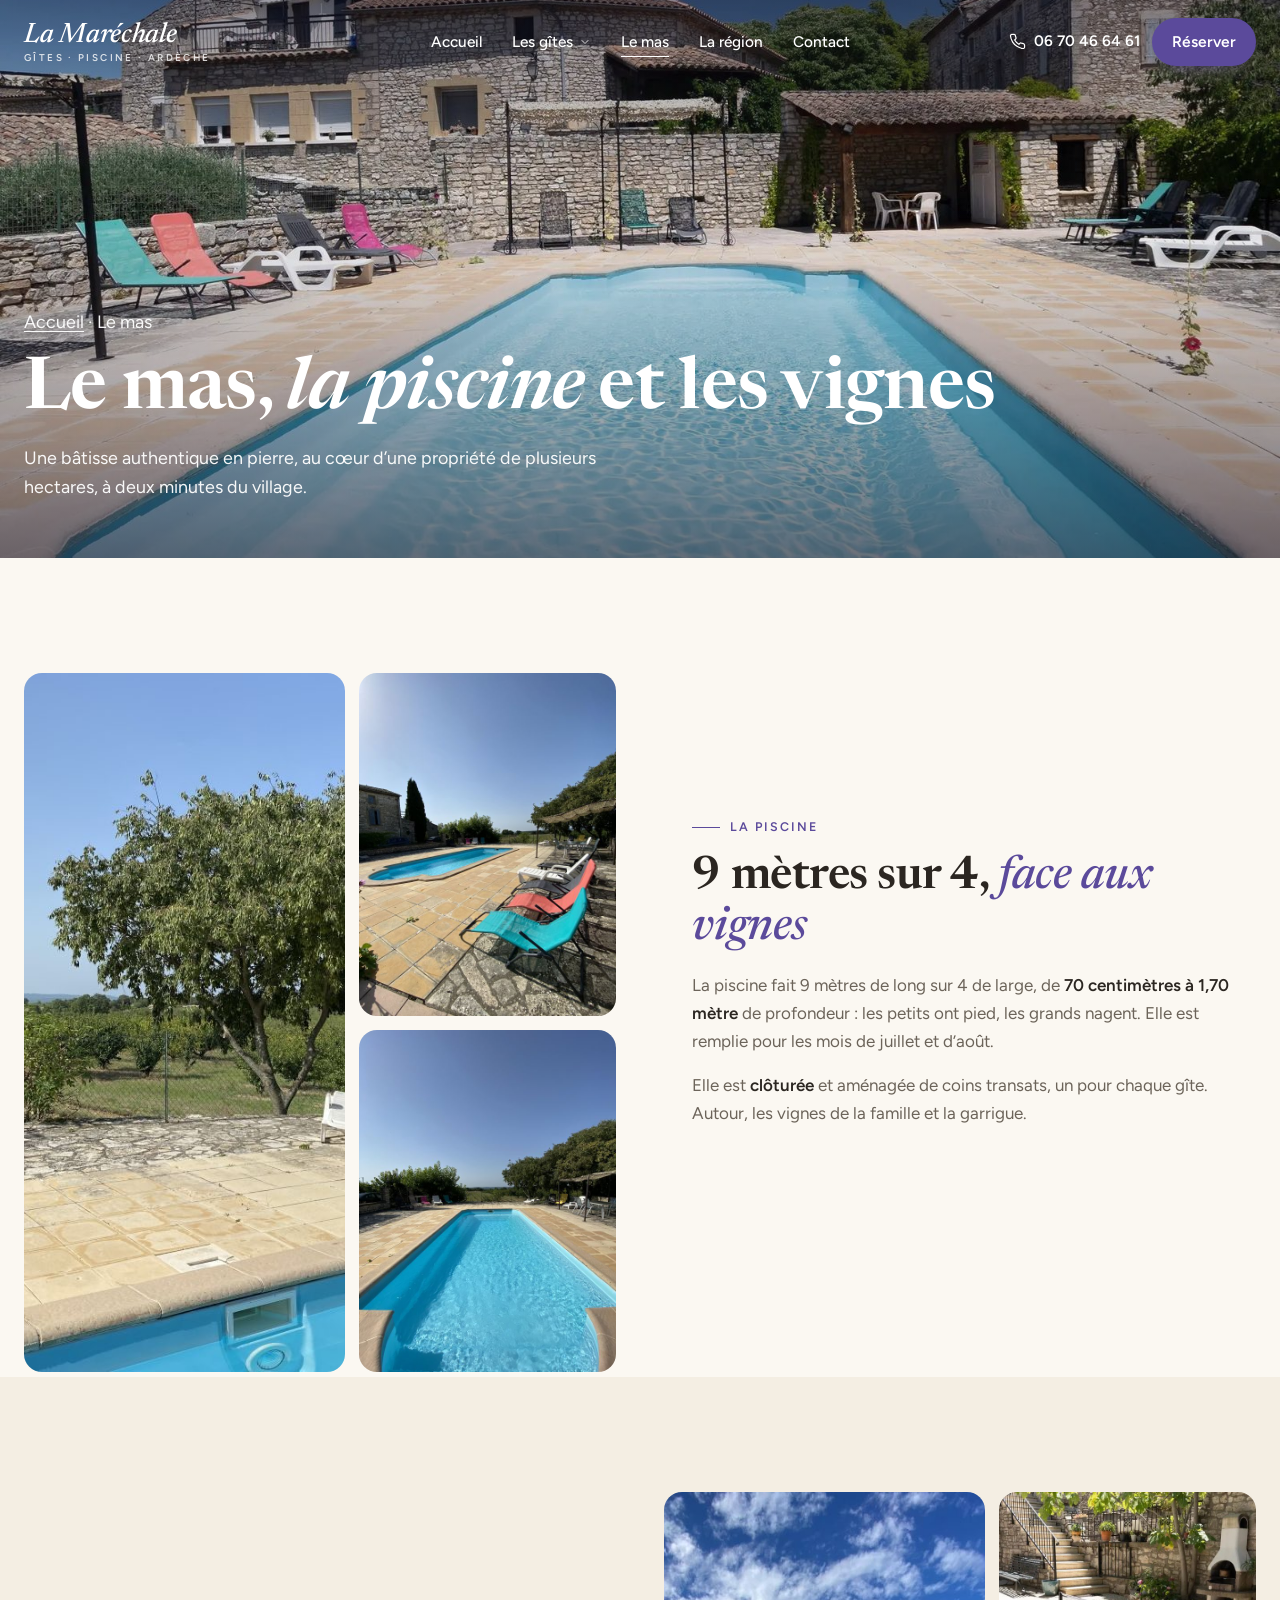
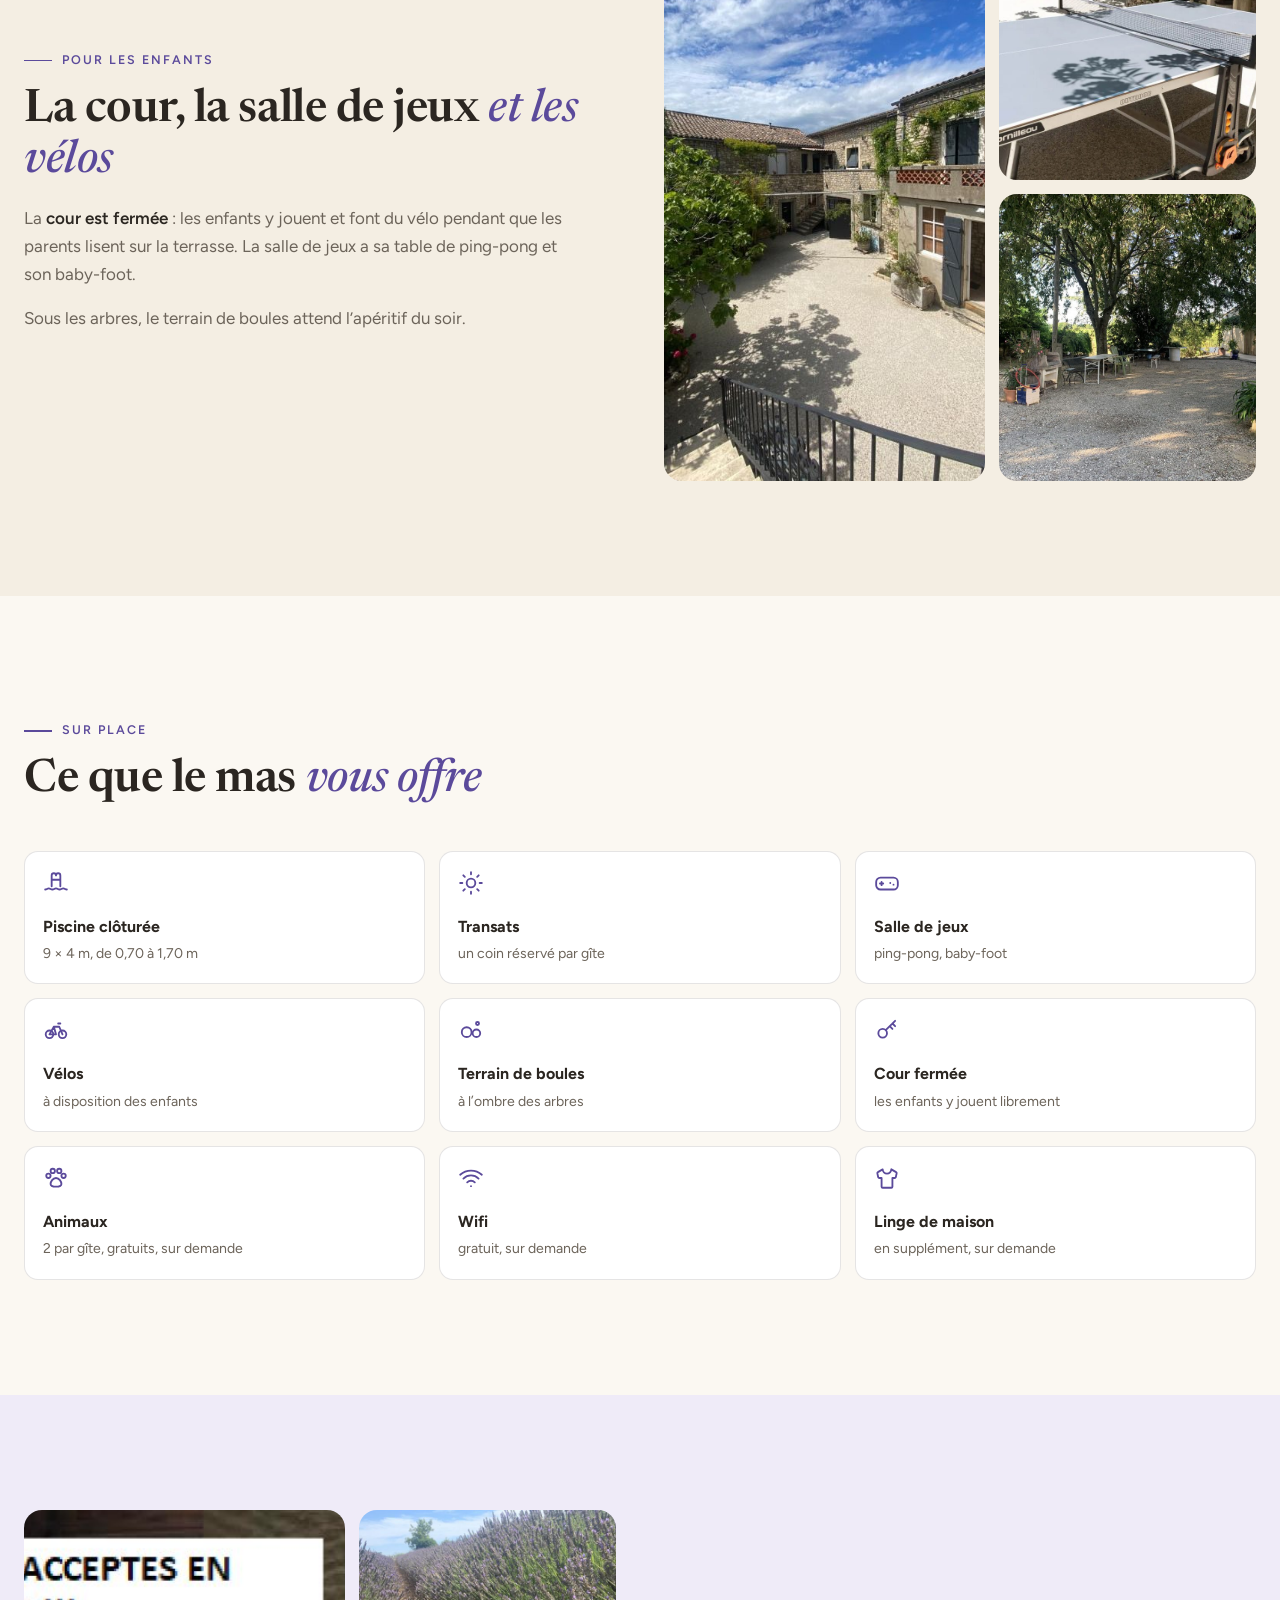
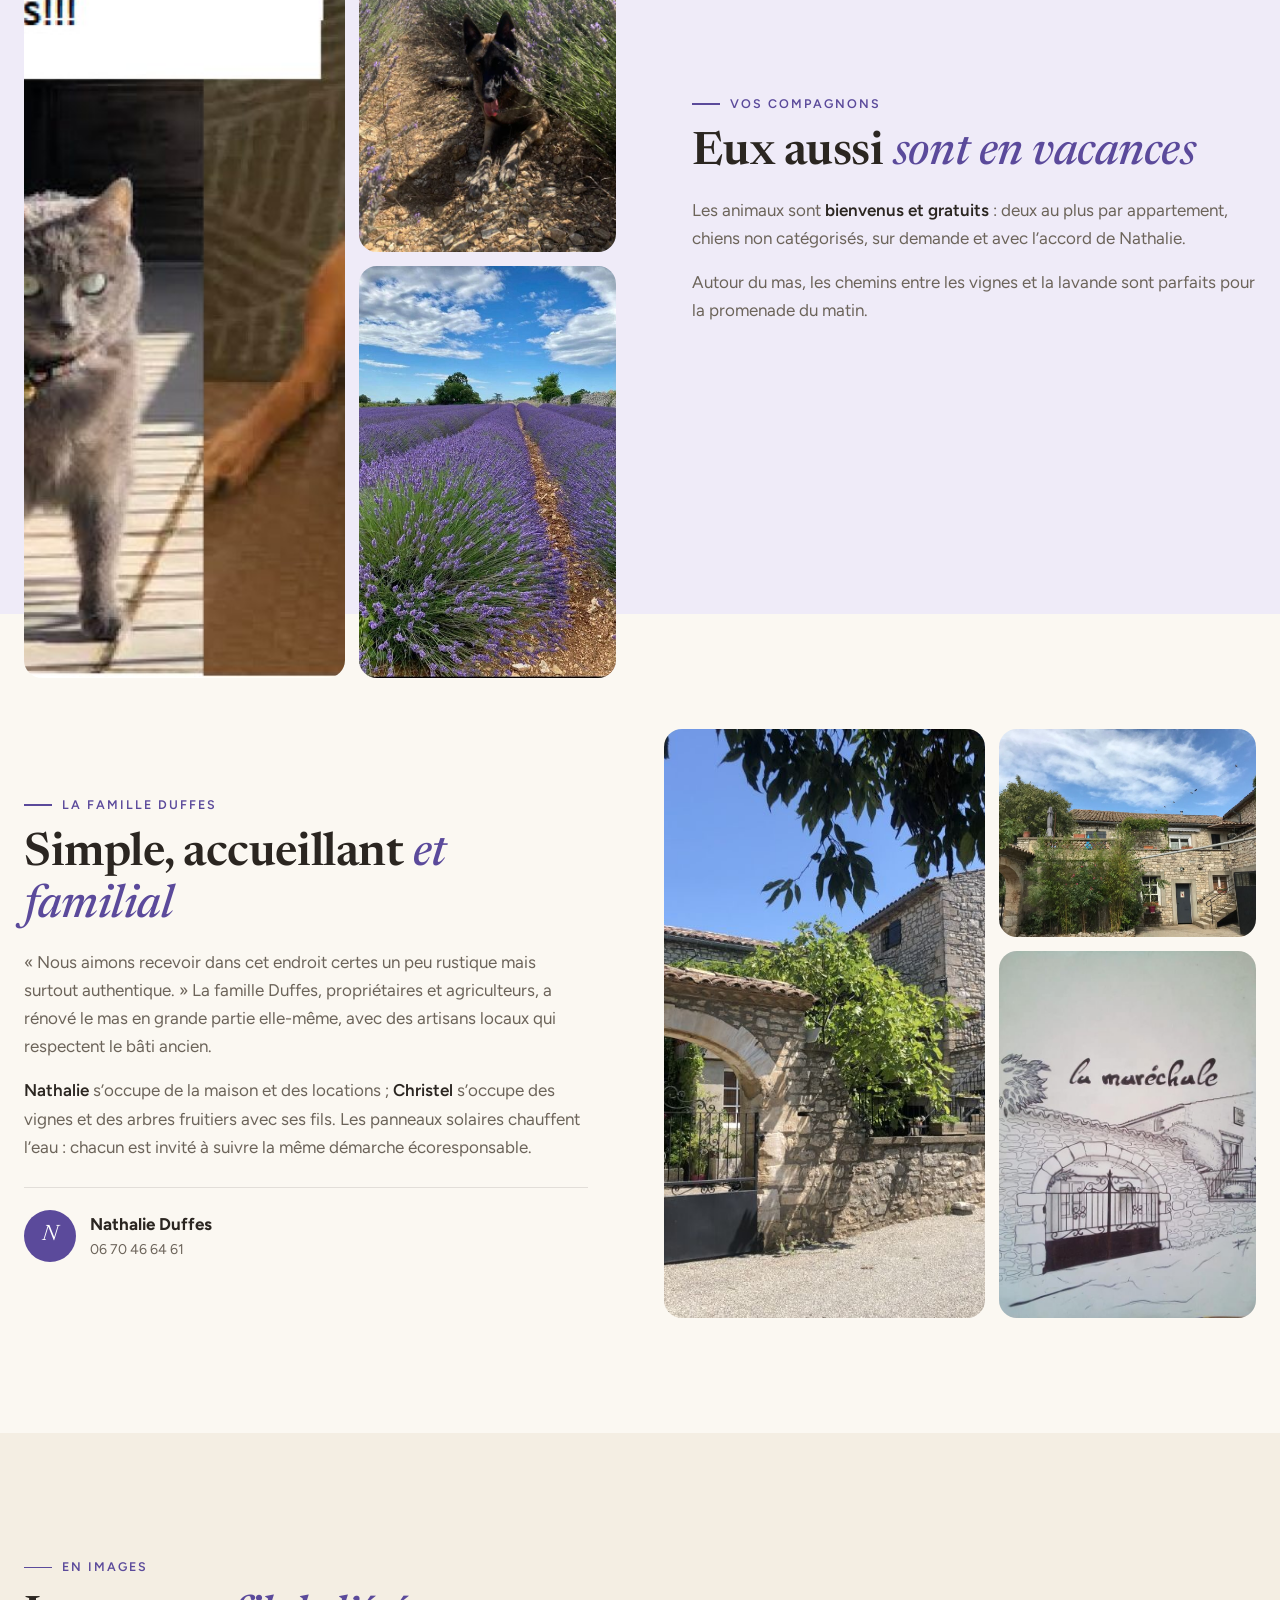
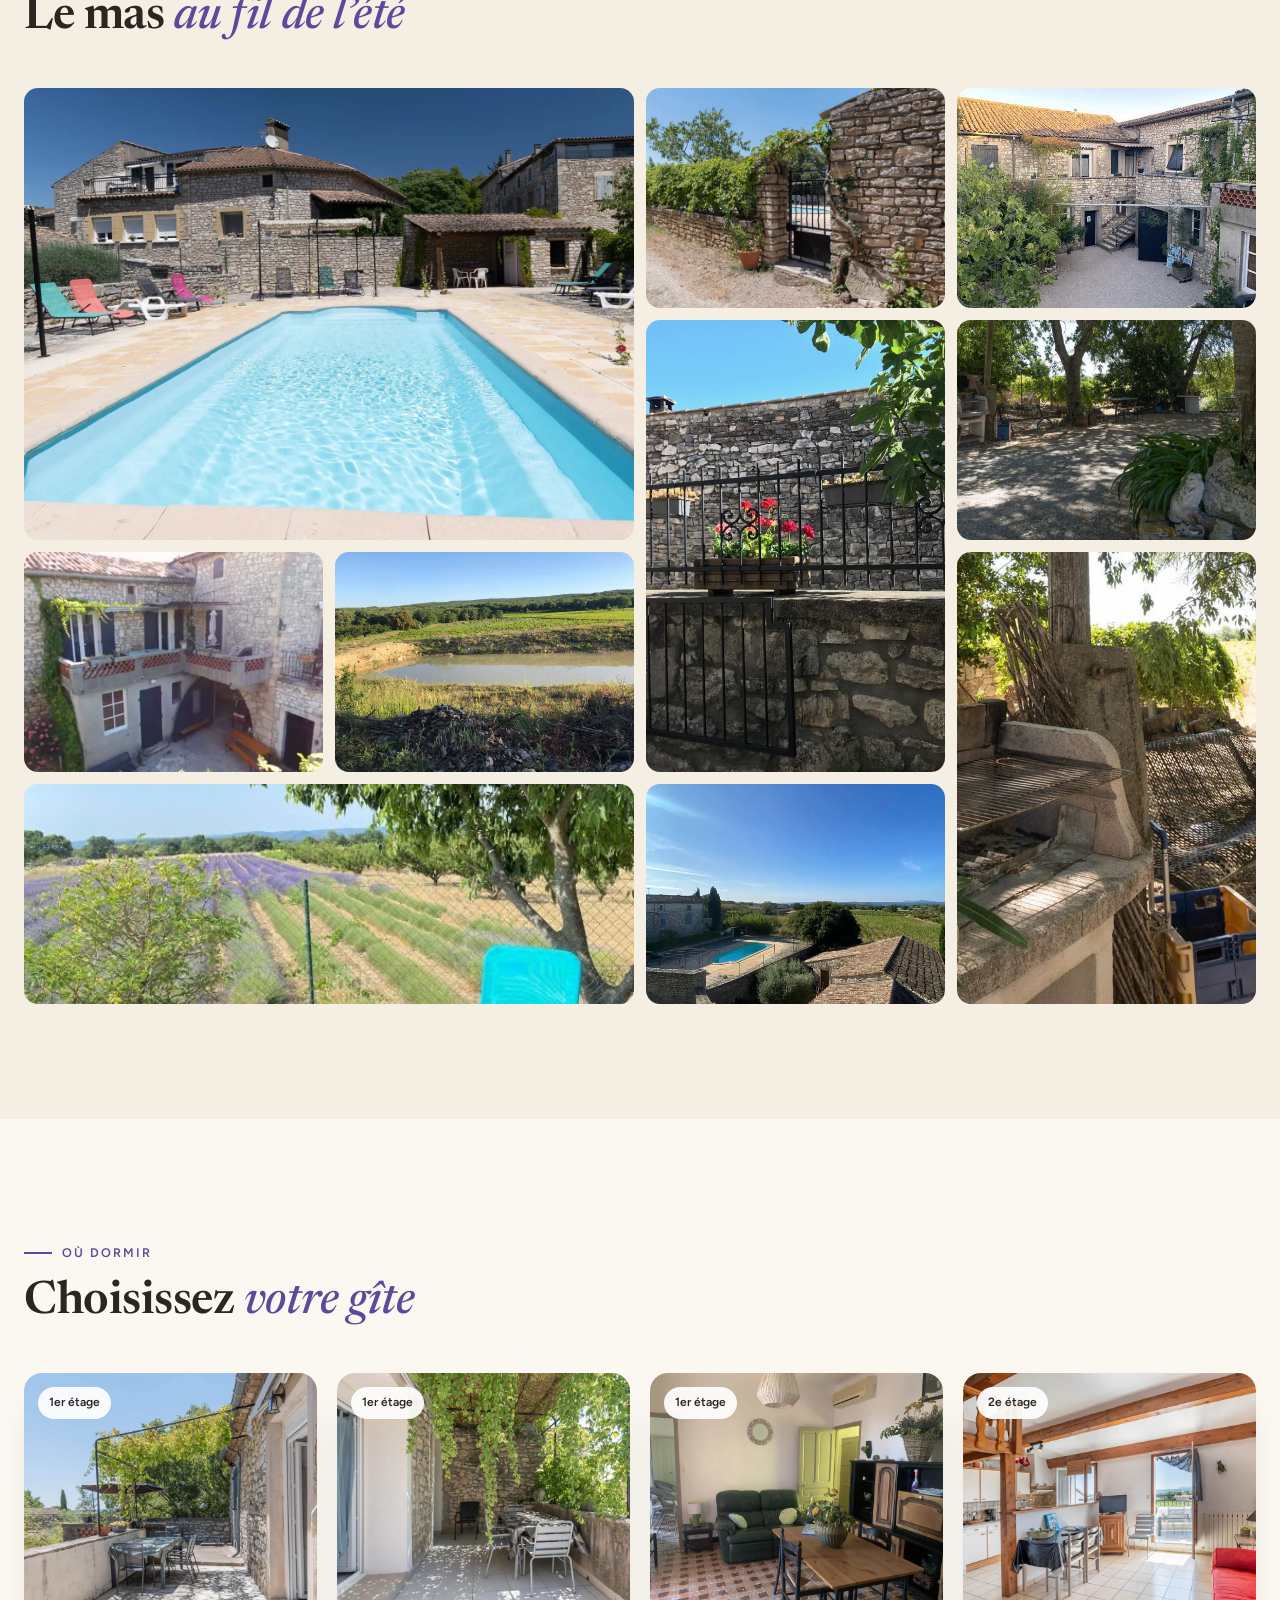
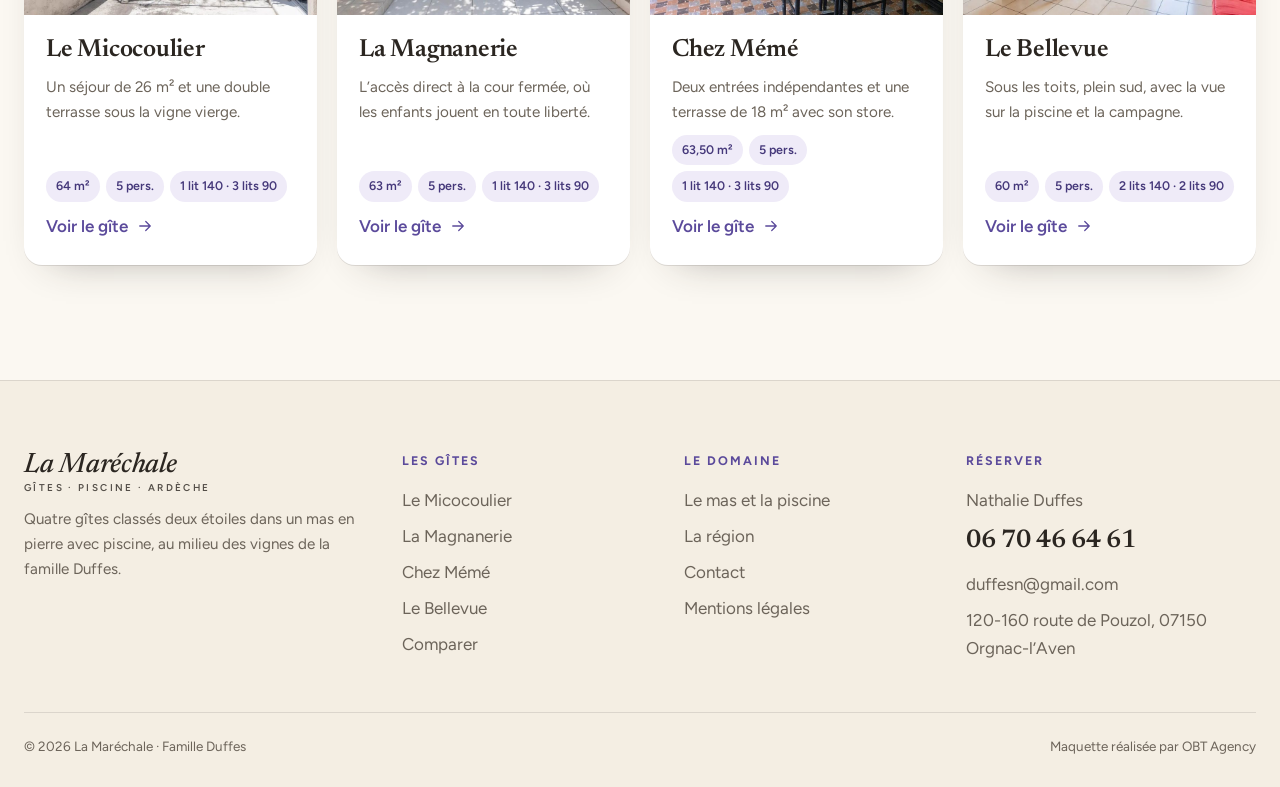
<file: le-mas.html>
<!doctype html>
<html lang="fr">
<head>
<meta charset="utf-8">
<meta name="viewport" content="width=device-width, initial-scale=1">
<meta name="robots" content="noindex, nofollow">
<title>Le mas et la piscine · La Maréchale</title>
<meta name="description" content="Le mas de La Maréchale : piscine clôturée, cour fermée, salle de jeux, vignes et arbres fruitiers, à Orgnac-l’Aven.">
<link rel="preconnect" href="https://fonts.googleapis.com">
<link rel="preconnect" href="https://fonts.gstatic.com" crossorigin>
<link href="https://fonts.googleapis.com/css2?family=Figtree:wght@400;500;600&family=Newsreader:ital,opsz,wght@0,6..72,500;0,6..72,600;1,6..72,500;1,6..72,600&display=swap" rel="stylesheet">
<link rel="stylesheet" href="css/style.css">
</head>
<body data-page="mas">
<header class="entete">
  <div class="conteneur barre">
    <a class="logo" href="index.html" aria-label="La Maréchale, accueil"><span class="nom">La Maréchale</span><span class="sous">Gîtes · Piscine · Ardèche</span></a>
    <ul class="menu">
      <li><a href="index.html">Accueil</a></li>
      <li><a class="ouvrir" href="gites.html">Les gîtes <svg viewBox="0 0 24 24" fill="none" stroke="currentColor" stroke-width="1.7" stroke-linecap="round" stroke-linejoin="round" aria-hidden="true"><path d="m6 9 6 6 6-6"/></svg></a>
        <div class="sous-menu"><a href="le-micocoulier.html"><img src="images/micocoulier/terrasse.jpg" alt=""><span>Le Micocoulier<small>64 m² · 5 pers. · 1er étage</small></span></a><a href="la-magnanerie.html"><img src="images/magnanerie/terrasse-2.jpg" alt=""><span>La Magnanerie<small>63 m² · 5 pers. · 1er étage</small></span></a><a href="chez-meme.html"><img src="images/chez-meme/sejour.jpg" alt=""><span>Chez Mémé<small>63,50 m² · 5 pers. · 1er étage</small></span></a><a href="le-bellevue.html"><img src="images/bellevue/sejour.jpg" alt=""><span>Le Bellevue<small>60 m² · 5 pers. · 2e étage</small></span></a><a class="tous" href="gites.html">Comparer les quatre gîtes</a></div></li>
      <li><a href="le-mas.html" class="actif">Le mas</a></li>
      <li><a href="la-region.html">La région</a></li>
      <li><a href="contact.html">Contact</a></li>
    </ul>
    <div class="actions">
      <a class="tel-entete" href="tel:+33670466461"><svg viewBox="0 0 24 24" fill="none" stroke="currentColor" stroke-width="1.7" stroke-linecap="round" stroke-linejoin="round" aria-hidden="true"><path d="M22 16.9v3a2 2 0 0 1-2.2 2 19.8 19.8 0 0 1-8.6-3.1 19.5 19.5 0 0 1-6-6A19.8 19.8 0 0 1 2.1 4.2 2 2 0 0 1 4.1 2h3a2 2 0 0 1 2 1.7c.1 1 .4 1.9.7 2.8a2 2 0 0 1-.5 2.1L8 9.9a16 16 0 0 0 6 6l1.3-1.3a2 2 0 0 1 2.1-.4c.9.3 1.8.6 2.8.7a2 2 0 0 1 1.7 2z"/></svg><span>06 70 46 64 61</span></a>
      <a class="btn btn-plein" href="contact.html#reserver">Réserver</a>
      <button class="burger" aria-label="Menu" aria-expanded="false"><span></span></button>
    </div>
  </div>
</header>
<main>
<section class="bandeau">
  <img src="images/mas/piscine-mas.jpg" alt="La piscine et le mas">
  <div class="conteneur">
    <p class="fil"><a href="index.html">Accueil</a> · Le mas</p>
    <h1>Le mas, <em>la piscine</em> et les vignes</h1>
    <p>Une bâtisse authentique en pierre, au cœur d’une propriété de plusieurs hectares, à deux minutes du village.</p>
  </div>
</section>

<section class="section">
  <div class="conteneur duo">
    <div class="duo-photos" data-reveal>
      <img src="images/mas/piscine-vignes.jpg" alt="La piscine face aux vignes" loading="lazy" decoding="async">
      <img src="images/mas/piscine-transats.jpg" alt="Les transats" loading="lazy" decoding="async">
      <img src="images/mas/piscine-longue.jpg" alt="La piscine" loading="lazy" decoding="async">
    </div>
    <div class="duo-texte" data-reveal>
      <span class="surtitre">La piscine</span>
      <h2>9 mètres sur 4, <em class="it">face aux vignes</em></h2>
      <p>La piscine fait 9 mètres de long sur 4 de large, de <strong>70 centimètres à 1,70 mètre</strong> de profondeur : les petits ont pied, les grands nagent. Elle est remplie pour les mois de juillet et d’août.</p>
      <p>Elle est <strong>clôturée</strong> et aménagée de coins transats, un pour chaque gîte. Autour, les vignes de la famille et la garrigue.</p>
    </div>
  </div>
</section>

<section class="section creme">
  <div class="conteneur duo inverse">
    <div class="duo-photos" data-reveal>
      <img src="images/mas/cour.jpg" alt="La cour du mas" loading="lazy" decoding="async">
      <img src="images/mas/ping-pong.jpg" alt="La table de ping-pong" loading="lazy" decoding="async">
      <img src="images/mas/ombrage-boules.jpg" alt="Le terrain de boules" loading="lazy" decoding="async">
    </div>
    <div class="duo-texte" data-reveal>
      <span class="surtitre">Pour les enfants</span>
      <h2>La cour, la salle de jeux <em class="it">et les vélos</em></h2>
      <p>La <strong>cour est fermée</strong> : les enfants y jouent et font du vélo pendant que les parents lisent sur la terrasse. La salle de jeux a sa table de ping-pong et son baby-foot.</p>
      <p>Sous les arbres, le terrain de boules attend l’apéritif du soir.</p>
    </div>
  </div>
</section>

<section class="section">
  <div class="conteneur">
    <div class="entete-section"><div><span class="surtitre">Sur place</span><h2>Ce que le mas <em class="it">vous offre</em></h2></div></div>
    <div class="pieces" style="margin-top:0"><div class="piece"><svg viewBox="0 0 24 24" fill="none" stroke="currentColor" stroke-width="1.7" stroke-linecap="round" stroke-linejoin="round" aria-hidden="true"><path d="M2 18c1.7 0 1.7-1 3.3-1s1.7 1 3.4 1 1.6-1 3.3-1 1.7 1 3.3 1 1.7-1 3.4-1 1.6 1 3.3 1"/><path d="M8 15V5a2 2 0 0 1 4 0M16 15V5a2 2 0 0 0-4 0M8 9h8"/></svg><strong>Piscine clôturée</strong><small>9 × 4 m, de 0,70 à 1,70 m</small></div><div class="piece"><svg viewBox="0 0 24 24" fill="none" stroke="currentColor" stroke-width="1.7" stroke-linecap="round" stroke-linejoin="round" aria-hidden="true"><circle cx="12" cy="12" r="4"/><path d="M12 2v2M12 20v2M4.9 4.9l1.4 1.4M17.7 17.7l1.4 1.4M2 12h2M20 12h2M4.9 19.1l1.4-1.4M17.7 6.3l1.4-1.4"/></svg><strong>Transats</strong><small>un coin réservé par gîte</small></div><div class="piece"><svg viewBox="0 0 24 24" fill="none" stroke="currentColor" stroke-width="1.7" stroke-linecap="round" stroke-linejoin="round" aria-hidden="true"><rect x="2" y="7" width="20" height="11" rx="4"/><path d="M7 11v3M5.5 12.5h3M15 12h.01M18 13.5h.01"/></svg><strong>Salle de jeux</strong><small>ping-pong, baby-foot</small></div><div class="piece"><svg viewBox="0 0 24 24" fill="none" stroke="currentColor" stroke-width="1.7" stroke-linecap="round" stroke-linejoin="round" aria-hidden="true"><circle cx="6" cy="16" r="3.5"/><circle cx="18" cy="16" r="3.5"/><path d="M6 16l4-7h5l3 7M10 9l2 7h-6M14 6h2"/></svg><strong>Vélos</strong><small>à disposition des enfants</small></div><div class="piece"><svg viewBox="0 0 24 24" fill="none" stroke="currentColor" stroke-width="1.7" stroke-linecap="round" stroke-linejoin="round" aria-hidden="true"><circle cx="8" cy="14" r="4.5"/><circle cx="17" cy="15" r="3.5"/><circle cx="18" cy="6" r="1.4"/></svg><strong>Terrain de boules</strong><small>à l’ombre des arbres</small></div><div class="piece"><svg viewBox="0 0 24 24" fill="none" stroke="currentColor" stroke-width="1.7" stroke-linecap="round" stroke-linejoin="round" aria-hidden="true"><circle cx="8" cy="15" r="4"/><path d="m10.8 12.2 8.7-8.7M17 6l2.5 2.5M14.5 8.5 17 11"/></svg><strong>Cour fermée</strong><small>les enfants y jouent librement</small></div><div class="piece"><svg viewBox="0 0 24 24" fill="none" stroke="currentColor" stroke-width="1.7" stroke-linecap="round" stroke-linejoin="round" aria-hidden="true"><circle cx="5" cy="10" r="2"/><circle cx="9" cy="5.5" r="2"/><circle cx="15" cy="5.5" r="2"/><circle cx="19" cy="10" r="2"/><path d="M12 12c-3 0-5 3.5-5 5.5S8.5 20 12 20s5-.5 5-2.5-2-5.5-5-5.5z"/></svg><strong>Animaux</strong><small>2 par gîte, gratuits, sur demande</small></div><div class="piece"><svg viewBox="0 0 24 24" fill="none" stroke="currentColor" stroke-width="1.7" stroke-linecap="round" stroke-linejoin="round" aria-hidden="true"><path d="M5 12.5a10 10 0 0 1 14 0M8.5 16a5 5 0 0 1 7 0M2 9a15 15 0 0 1 20 0M12 19.5h.01"/></svg><strong>Wifi</strong><small>gratuit, sur demande</small></div><div class="piece"><svg viewBox="0 0 24 24" fill="none" stroke="currentColor" stroke-width="1.7" stroke-linecap="round" stroke-linejoin="round" aria-hidden="true"><path d="M20.4 6.6 16 4a4 4 0 0 1-8 0L3.6 6.6a1 1 0 0 0-.5 1.1l.8 3.6a1 1 0 0 0 1 .7H7v8a1 1 0 0 0 1 1h8a1 1 0 0 0 1-1v-8h2.1a1 1 0 0 0 1-.7l.8-3.6a1 1 0 0 0-.5-1.1z"/></svg><strong>Linge de maison</strong><small>en supplément, sur demande</small></div></div>
  </div>
</section>

<section class="section lavande">
  <div class="conteneur duo">
    <div class="duo-photos" data-reveal>
      <img src="images/mas/animaux.jpg" alt="Les animaux sont bienvenus" loading="lazy" decoding="async">
      <img src="images/mas/chien-lavande.jpg" alt="Un chien dans la lavande" loading="lazy" decoding="async">
      <img src="images/mas/lavande-champ.jpg" alt="Le champ de lavande" loading="lazy" decoding="async">
    </div>
    <div class="duo-texte" data-reveal>
      <span class="surtitre">Vos compagnons</span>
      <h2>Eux aussi <em class="it">sont en vacances</em></h2>
      <p>Les animaux sont <strong>bienvenus et gratuits</strong> : deux au plus par appartement, chiens non catégorisés, sur demande et avec l’accord de Nathalie.</p>
      <p>Autour du mas, les chemins entre les vignes et la lavande sont parfaits pour la promenade du matin.</p>
    </div>
  </div>
</section>

<section class="section">
  <div class="conteneur duo inverse">
    <div class="duo-photos" data-reveal>
      <img src="images/mas/portail-voute.jpg" alt="Le portail voûté" loading="lazy" decoding="async">
      <img src="images/mas/facade.jpg" alt="La façade du mas" loading="lazy" decoding="async">
      <img src="images/mas/logo-dessin.jpg" alt="Le dessin du mas" loading="lazy" decoding="async">
    </div>
    <div class="duo-texte" data-reveal>
      <span class="surtitre">La famille Duffes</span>
      <h2>Simple, accueillant <em class="it">et familial</em></h2>
      <p>« Nous aimons recevoir dans cet endroit certes un peu rustique mais surtout authentique. » La famille Duffes, propriétaires et agriculteurs, a rénové le mas en grande partie elle-même, avec des artisans locaux qui respectent le bâti ancien.</p>
      <p><strong>Nathalie</strong> s’occupe de la maison et des locations ; <strong>Christel</strong> s’occupe des vignes et des arbres fruitiers avec ses fils. Les panneaux solaires chauffent l’eau : chacun est invité à suivre la même démarche écoresponsable.</p>
      <div class="signature"><span class="rond">N</span><div><strong>Nathalie Duffes</strong><small>06 70 46 64 61</small></div></div>
    </div>
  </div>
</section>

<section class="section creme">
  <div class="conteneur">
    <div class="entete-section"><div><span class="surtitre">En images</span><h2>Le mas <em class="it">au fil de l’été</em></h2></div></div>
    <div class="mosaique" data-reveal><button class="grand" data-galerie="images/mas/piscine-mas.jpg" data-legende="La piscine et le mas" aria-label="Agrandir : La piscine et le mas"><img src="images/mas/piscine-mas.jpg" alt="La piscine et le mas" loading="lazy" decoding="async"><span>La piscine et le mas</span></button><button class="" data-galerie="images/mas/portail-piscine.jpg" data-legende="Le portillon de la piscine" aria-label="Agrandir : Le portillon de la piscine"><img src="images/mas/portail-piscine.jpg" alt="Le portillon de la piscine" loading="lazy" decoding="async"><span>Le portillon de la piscine</span></button><button class="" data-galerie="images/mas/cour-2.jpg" data-legende="La cour fermée" aria-label="Agrandir : La cour fermée"><img src="images/mas/cour-2.jpg" alt="La cour fermée" loading="lazy" decoding="async"><span>La cour fermée</span></button><button class="haut" data-galerie="images/mas/escalier-fleurs.jpg" data-legende="Les escaliers fleuris" aria-label="Agrandir : Les escaliers fleuris"><img src="images/mas/escalier-fleurs.jpg" alt="Les escaliers fleuris" loading="lazy" decoding="async"><span>Les escaliers fleuris</span></button><button class="" data-galerie="images/mas/coin-ombre.jpg" data-legende="Un coin d’ombre dans le jardin" aria-label="Agrandir : Un coin d’ombre dans le jardin"><img src="images/mas/coin-ombre.jpg" alt="Un coin d’ombre dans le jardin" loading="lazy" decoding="async"><span>Un coin d’ombre dans le jardin</span></button><button class="" data-galerie="images/mas/facade-balcons.jpg" data-legende="Les balcons sur la cour" aria-label="Agrandir : Les balcons sur la cour"><img src="images/mas/facade-balcons.jpg" alt="Les balcons sur la cour" loading="lazy" decoding="async"><span>Les balcons sur la cour</span></button><button class="large" data-galerie="images/mas/transat-lavande.jpg" data-legende="Face aux champs" aria-label="Agrandir : Face aux champs"><img src="images/mas/transat-lavande.jpg" alt="Face aux champs" loading="lazy" decoding="async"><span>Face aux champs</span></button><button class="" data-galerie="images/mas/vignes-lac.jpg" data-legende="Les vignes de la propriété" aria-label="Agrandir : Les vignes de la propriété"><img src="images/mas/vignes-lac.jpg" alt="Les vignes de la propriété" loading="lazy" decoding="async"><span>Les vignes de la propriété</span></button><button class="haut" data-galerie="images/mas/coin-ombre-2.jpg" data-legende="Le jardin" aria-label="Agrandir : Le jardin"><img src="images/mas/coin-ombre-2.jpg" alt="Le jardin" loading="lazy" decoding="async"><span>Le jardin</span></button><button class="" data-galerie="images/mas/piscine-vue-toit.jpg" data-legende="La piscine vue du toit" aria-label="Agrandir : La piscine vue du toit"><img src="images/mas/piscine-vue-toit.jpg" alt="La piscine vue du toit" loading="lazy" decoding="async"><span>La piscine vue du toit</span></button></div>
  </div>
</section>

<section class="section">
  <div class="conteneur">
    <div class="entete-section"><div><span class="surtitre">Où dormir</span><h2>Choisissez <em class="it">votre gîte</em></h2></div></div>
    <div class="gites-rail"><a class="carte-gite" href="le-micocoulier.html" data-reveal>
  <div class="visuel"><img src="images/micocoulier/terrasse.jpg" alt="Le Micocoulier" loading="lazy" decoding="async"><span class="etage">1er étage</span></div>
  <div class="corps">
    <h3>Le Micocoulier</h3>
    <p>Un séjour de 26 m² et une double terrasse sous la vigne vierge.</p>
    <div class="pastilles"><span>64 m²</span><span>5 pers.</span><span>1 lit 140 · 3 lits 90</span></div>
    <span class="lien-fleche">Voir le gîte <svg viewBox="0 0 24 24" fill="none" stroke="currentColor" stroke-width="1.7" stroke-linecap="round" stroke-linejoin="round" aria-hidden="true"><path d="M5 12h14M13 6l6 6-6 6"/></svg></span>
  </div>
</a><a class="carte-gite" href="la-magnanerie.html" data-reveal>
  <div class="visuel"><img src="images/magnanerie/terrasse-2.jpg" alt="La Magnanerie" loading="lazy" decoding="async"><span class="etage">1er étage</span></div>
  <div class="corps">
    <h3>La Magnanerie</h3>
    <p>L’accès direct à la cour fermée, où les enfants jouent en toute liberté.</p>
    <div class="pastilles"><span>63 m²</span><span>5 pers.</span><span>1 lit 140 · 3 lits 90</span></div>
    <span class="lien-fleche">Voir le gîte <svg viewBox="0 0 24 24" fill="none" stroke="currentColor" stroke-width="1.7" stroke-linecap="round" stroke-linejoin="round" aria-hidden="true"><path d="M5 12h14M13 6l6 6-6 6"/></svg></span>
  </div>
</a><a class="carte-gite" href="chez-meme.html" data-reveal>
  <div class="visuel"><img src="images/chez-meme/sejour.jpg" alt="Chez Mémé" loading="lazy" decoding="async"><span class="etage">1er étage</span></div>
  <div class="corps">
    <h3>Chez Mémé</h3>
    <p>Deux entrées indépendantes et une terrasse de 18 m² avec son store.</p>
    <div class="pastilles"><span>63,50 m²</span><span>5 pers.</span><span>1 lit 140 · 3 lits 90</span></div>
    <span class="lien-fleche">Voir le gîte <svg viewBox="0 0 24 24" fill="none" stroke="currentColor" stroke-width="1.7" stroke-linecap="round" stroke-linejoin="round" aria-hidden="true"><path d="M5 12h14M13 6l6 6-6 6"/></svg></span>
  </div>
</a><a class="carte-gite" href="le-bellevue.html" data-reveal>
  <div class="visuel"><img src="images/bellevue/sejour.jpg" alt="Le Bellevue" loading="lazy" decoding="async"><span class="etage">2e étage</span></div>
  <div class="corps">
    <h3>Le Bellevue</h3>
    <p>Sous les toits, plein sud, avec la vue sur la piscine et la campagne.</p>
    <div class="pastilles"><span>60 m²</span><span>5 pers.</span><span>2 lits 140 · 2 lits 90</span></div>
    <span class="lien-fleche">Voir le gîte <svg viewBox="0 0 24 24" fill="none" stroke="currentColor" stroke-width="1.7" stroke-linecap="round" stroke-linejoin="round" aria-hidden="true"><path d="M5 12h14M13 6l6 6-6 6"/></svg></span>
  </div>
</a></div>
  </div>
</section>
</main>
<footer class="pied">
  <div class="conteneur">
    <div class="grille">
      <div>
        <a class="logo" href="index.html"><span class="nom">La Maréchale</span><span class="sous">Gîtes · Piscine · Ardèche</span></a>
        <p>Quatre gîtes classés deux étoiles dans un mas en pierre avec piscine, au milieu des vignes de la famille Duffes.</p>
      </div>
      <div><h4>Les gîtes</h4><ul><li><a href="le-micocoulier.html">Le Micocoulier</a></li><li><a href="la-magnanerie.html">La Magnanerie</a></li><li><a href="chez-meme.html">Chez Mémé</a></li><li><a href="le-bellevue.html">Le Bellevue</a></li><li><a href="gites.html">Comparer</a></li></ul></div>
      <div><h4>Le domaine</h4><ul><li><a href="le-mas.html">Le mas et la piscine</a></li><li><a href="la-region.html">La région</a></li><li><a href="contact.html">Contact</a></li><li><a href="mentions-legales.html">Mentions légales</a></li></ul></div>
      <div><h4>Réserver</h4><ul><li>Nathalie Duffes<a class="tel-pied" href="tel:+33670466461">06 70 46 64 61</a></li><li><a href="mailto:duffesn@gmail.com">duffesn@gmail.com</a></li><li>120-160 route de Pouzol, 07150 Orgnac-l’Aven</li></ul></div>
    </div>
    <div class="bas"><span>© 2026 La Maréchale · Famille Duffes</span><span>Maquette réalisée par OBT Agency</span></div>
  </div>
</footer>
<nav class="barre-mobile" aria-label="Contact rapide">
  <a class="appeler" href="tel:+33670466461"><svg viewBox="0 0 24 24" fill="none" stroke="currentColor" stroke-width="1.7" stroke-linecap="round" stroke-linejoin="round" aria-hidden="true"><path d="M22 16.9v3a2 2 0 0 1-2.2 2 19.8 19.8 0 0 1-8.6-3.1 19.5 19.5 0 0 1-6-6A19.8 19.8 0 0 1 2.1 4.2 2 2 0 0 1 4.1 2h3a2 2 0 0 1 2 1.7c.1 1 .4 1.9.7 2.8a2 2 0 0 1-.5 2.1L8 9.9a16 16 0 0 0 6 6l1.3-1.3a2 2 0 0 1 2.1-.4c.9.3 1.8.6 2.8.7a2 2 0 0 1 1.7 2z"/></svg> Appeler</a>
  <a href="contact.html#reserver"><svg viewBox="0 0 24 24" fill="none" stroke="currentColor" stroke-width="1.7" stroke-linecap="round" stroke-linejoin="round" aria-hidden="true"><rect x="3" y="5" width="18" height="14" rx="2"/><path d="m3 7 9 6 9-6"/></svg> Demande</a>
</nav>
<script src="js/site.js"></script>
</body>
</html>
</file>
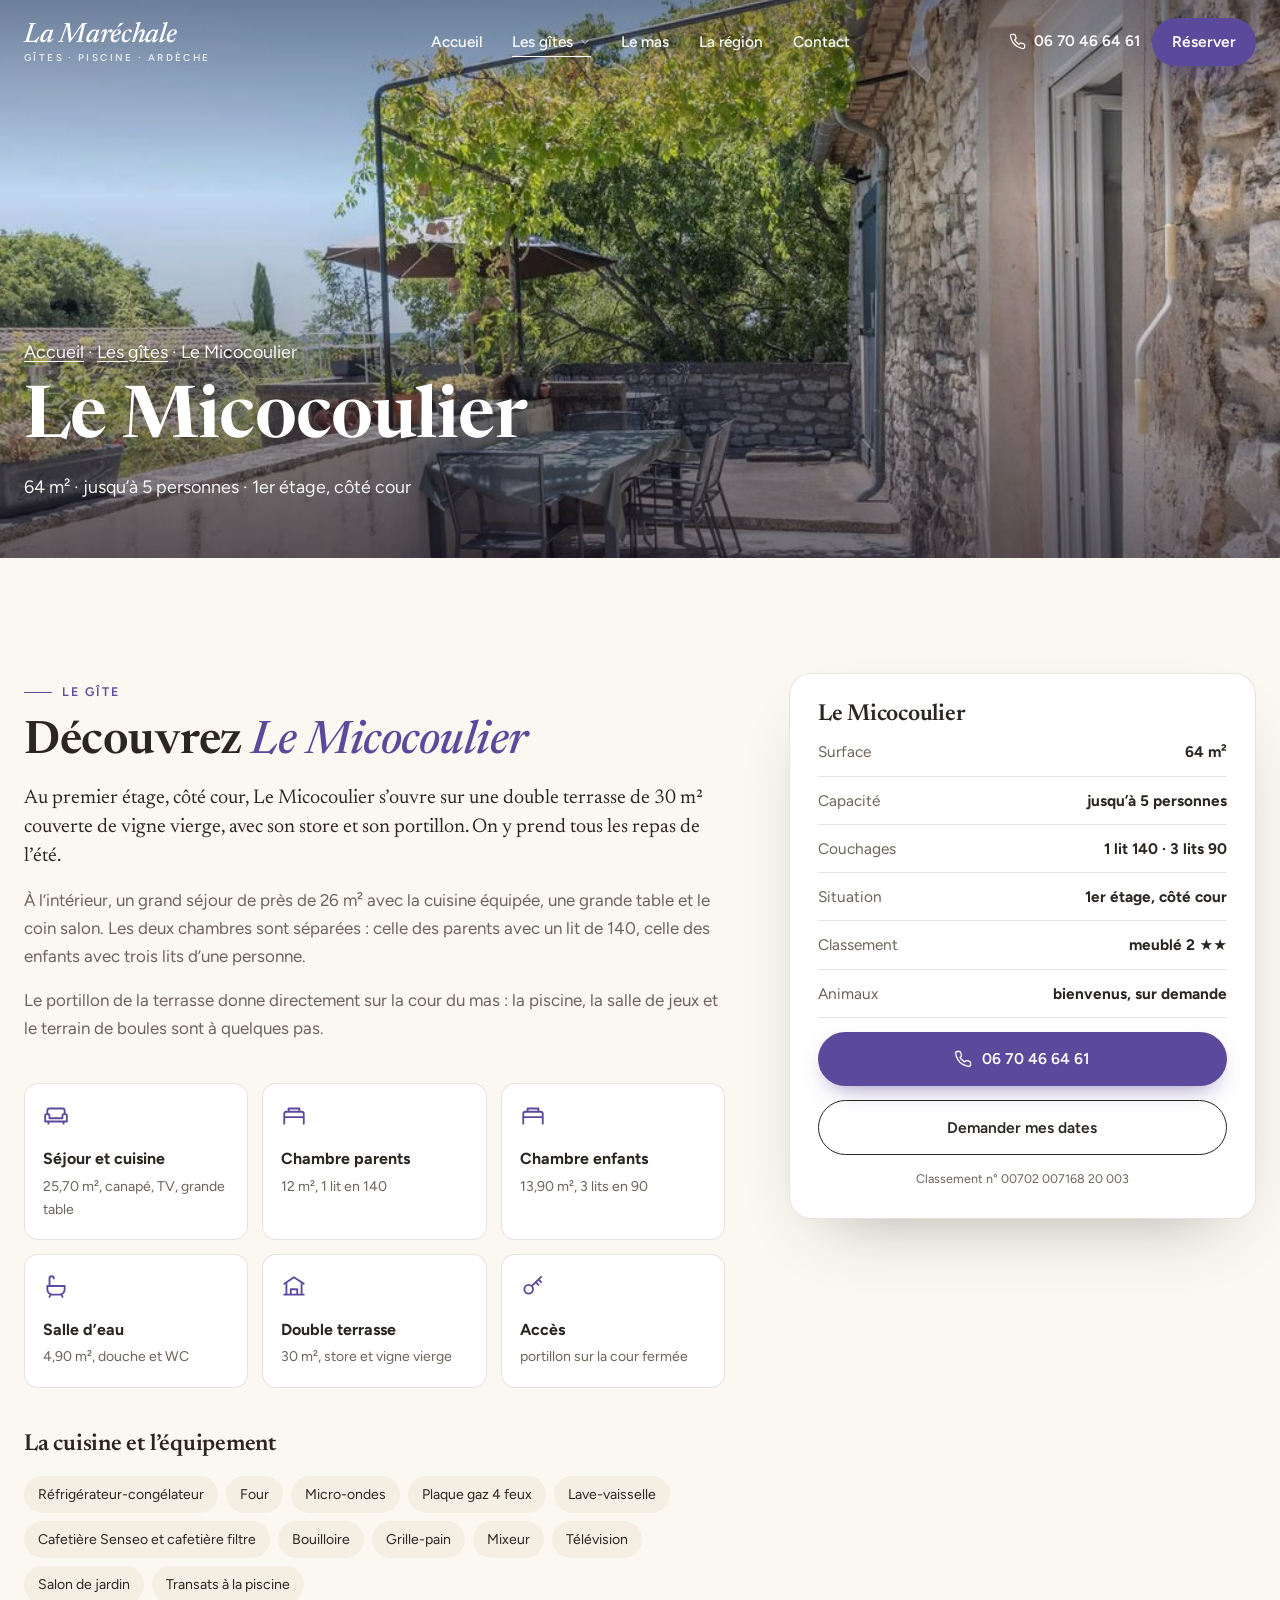
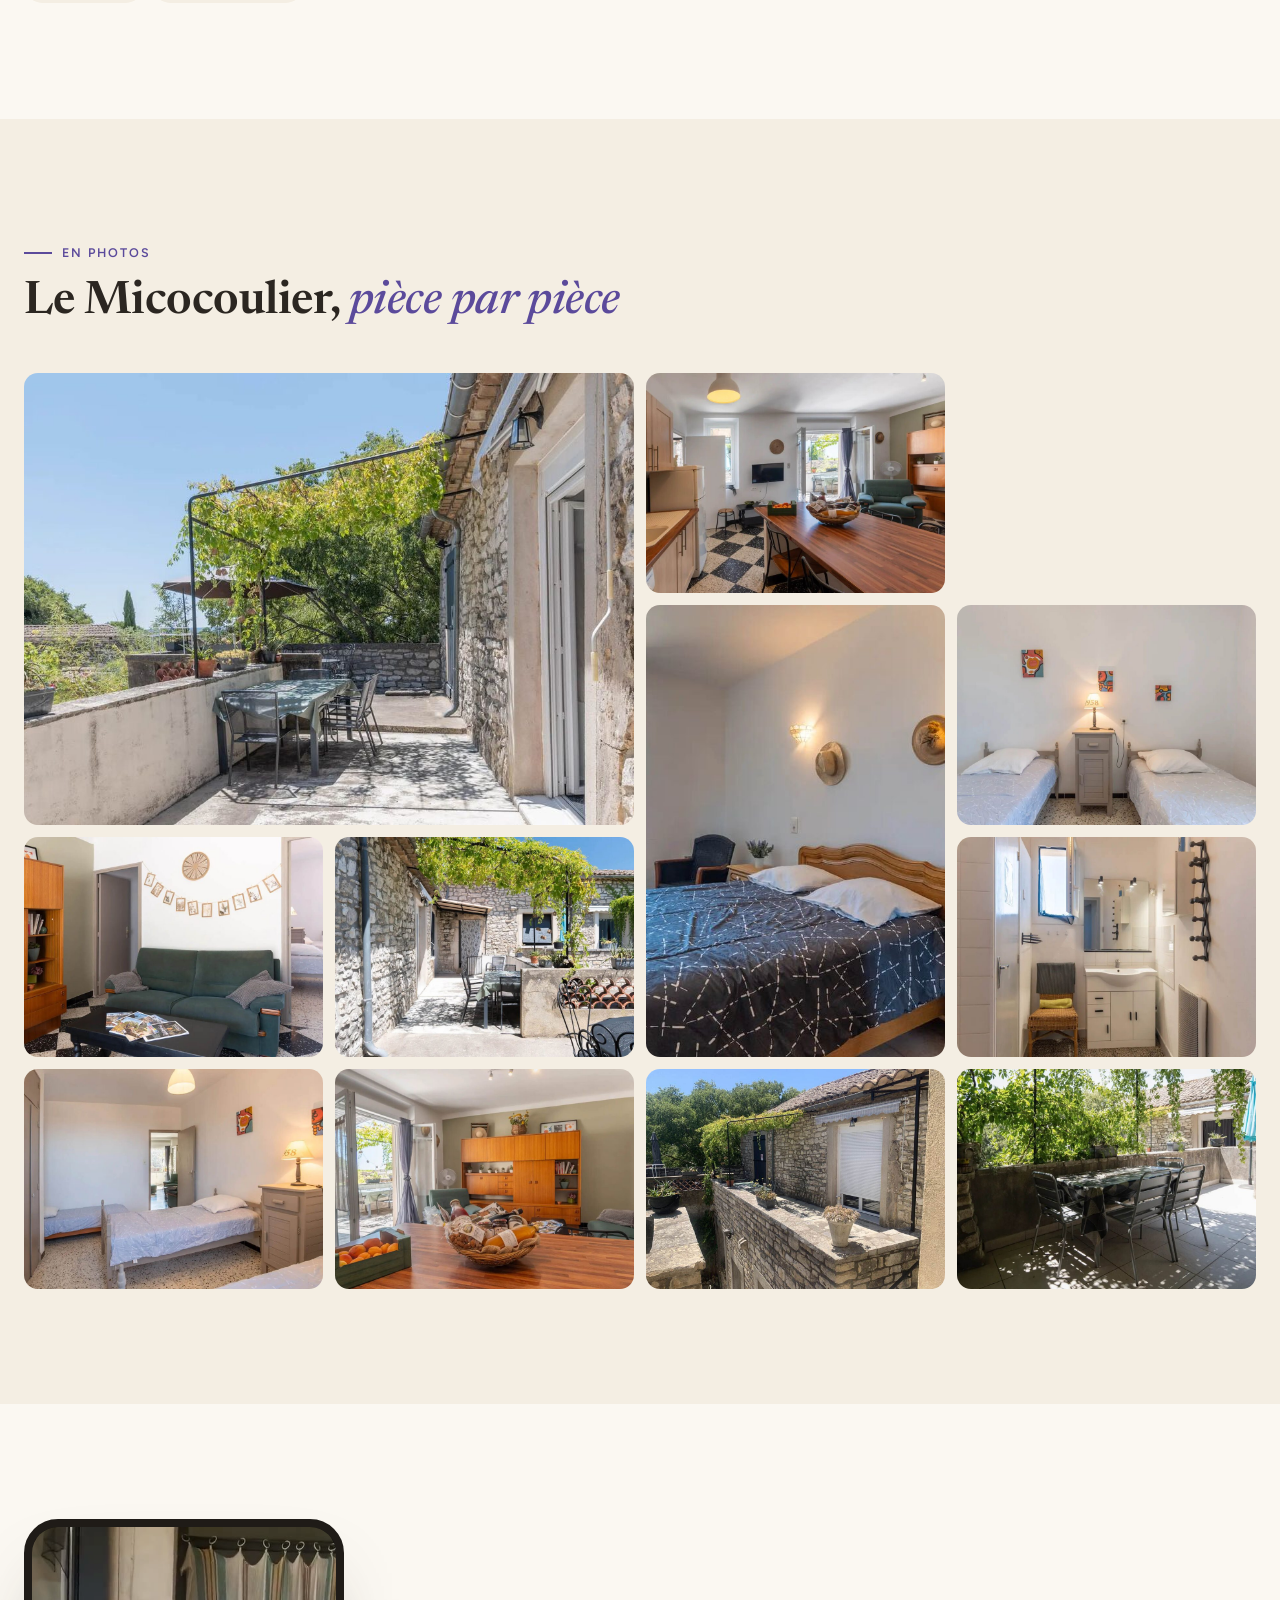
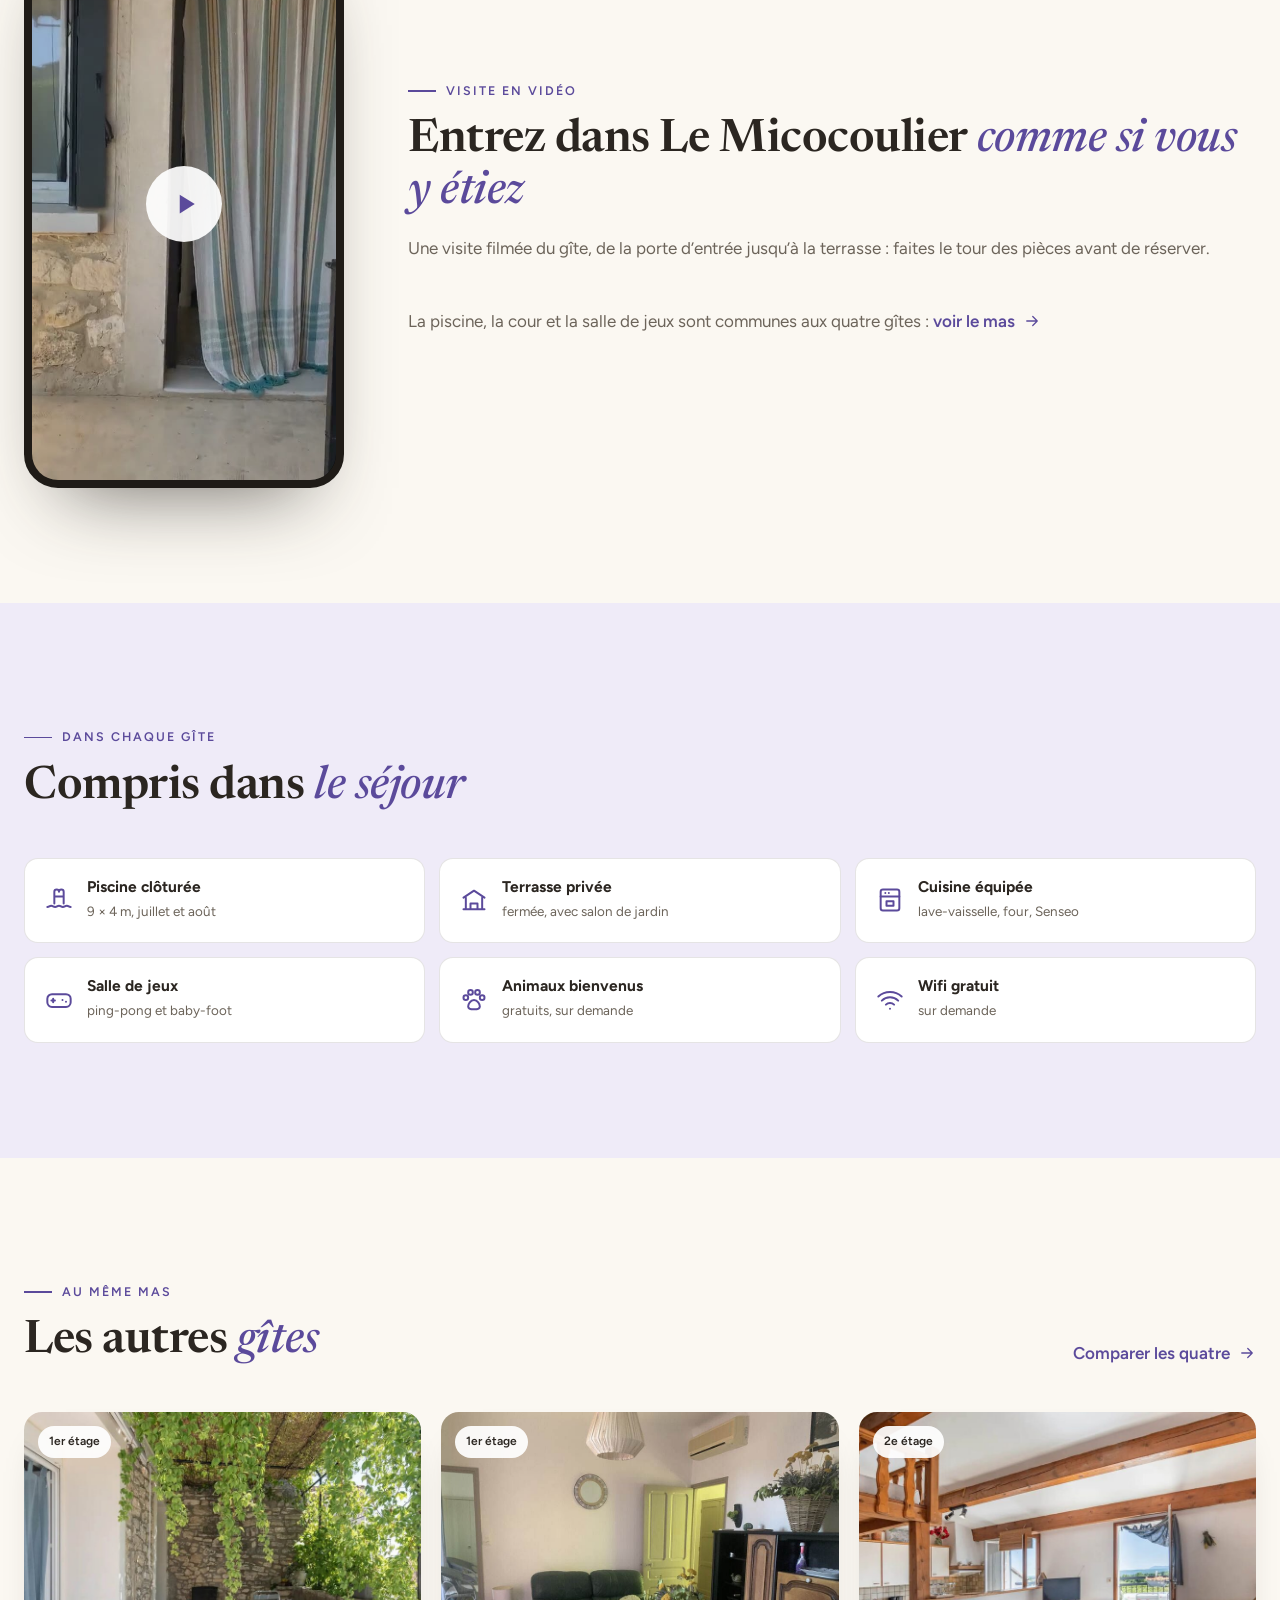
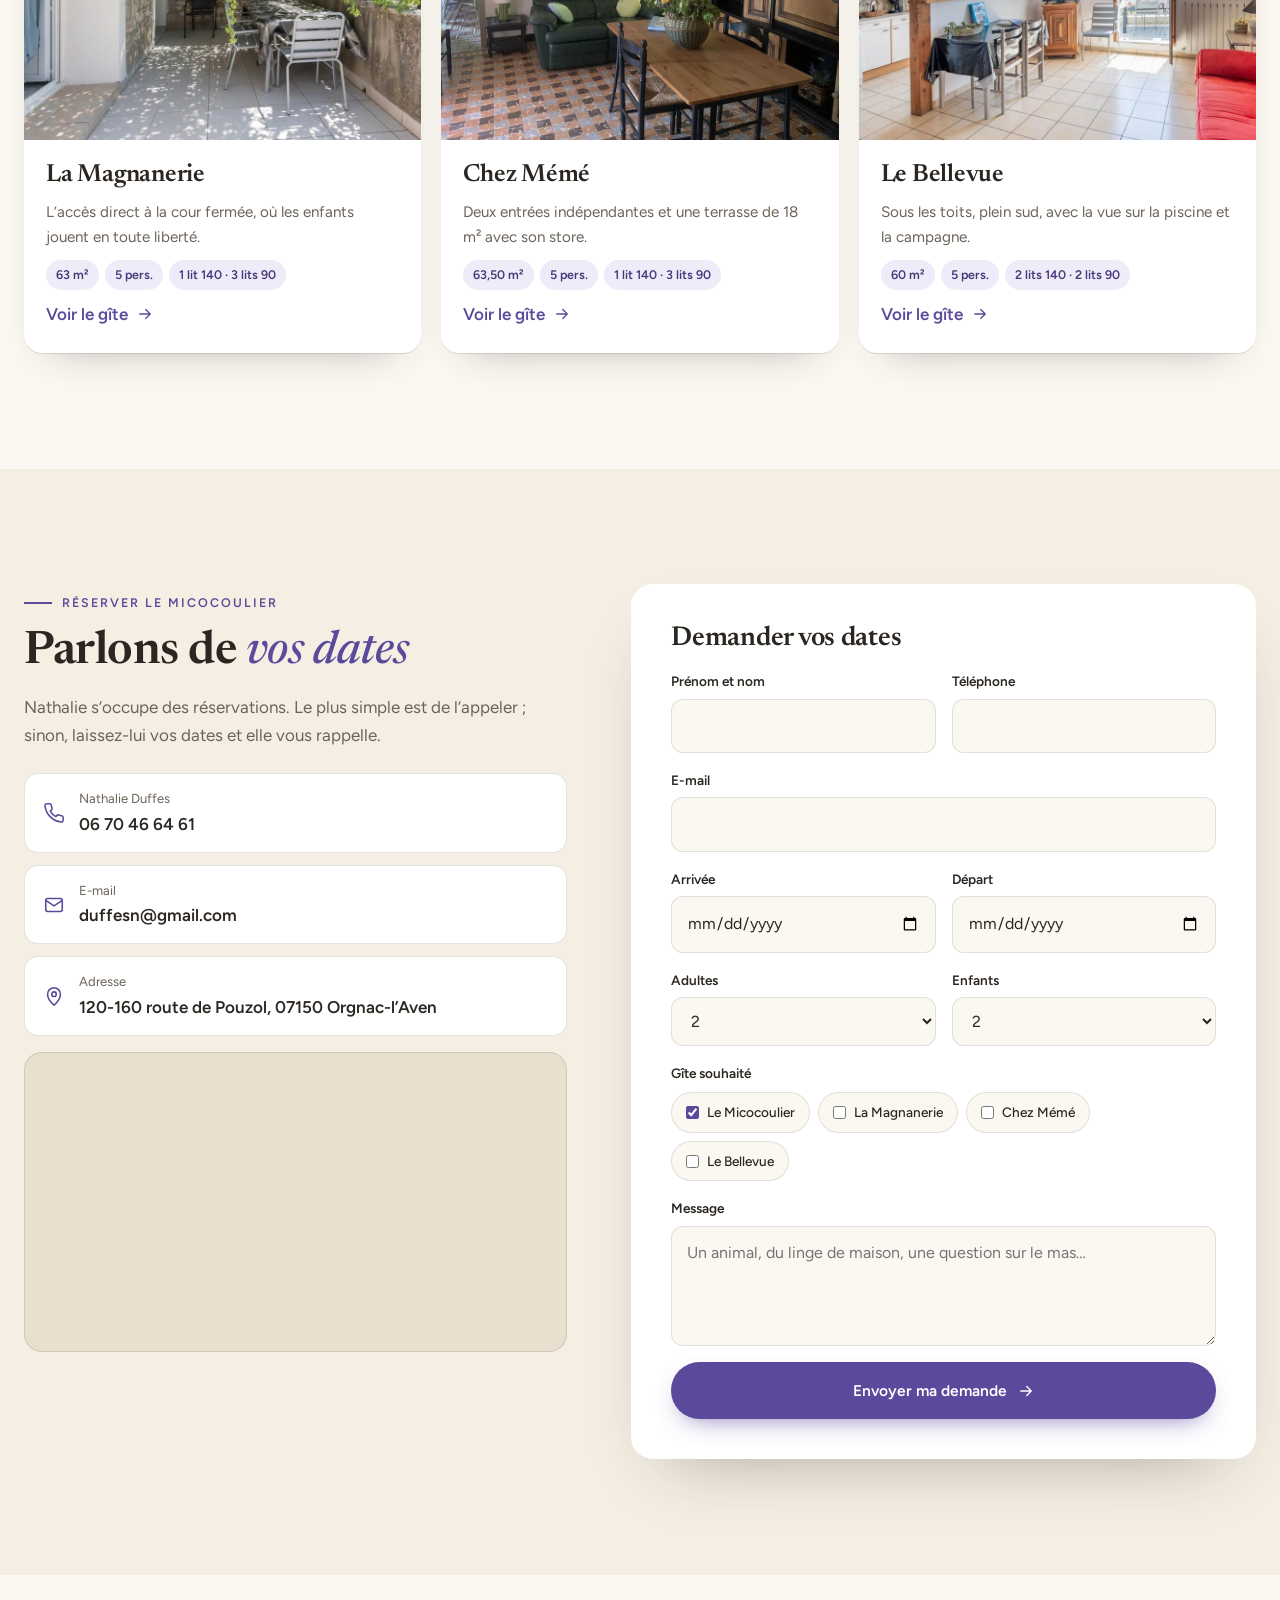
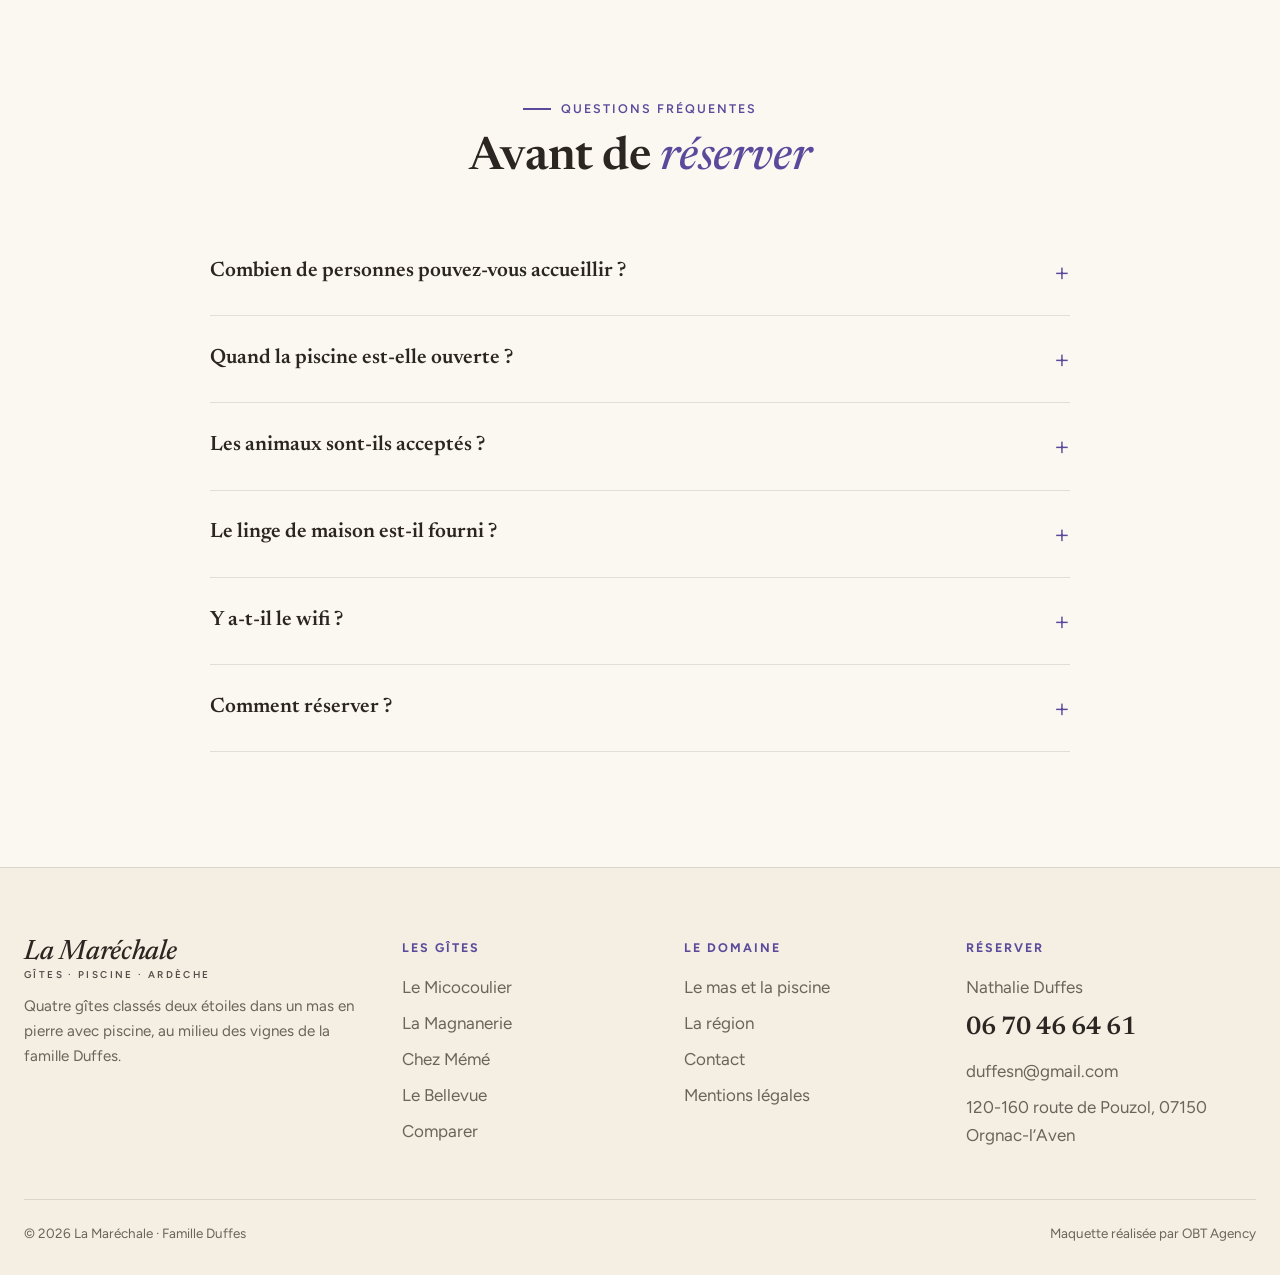
<file: le-micocoulier.html>
<!doctype html>
<html lang="fr">
<head>
<meta charset="utf-8">
<meta name="viewport" content="width=device-width, initial-scale=1">
<meta name="robots" content="noindex, nofollow">
<title>Le Micocoulier · Gîte à La Maréchale, Orgnac-l’Aven</title>
<meta name="description" content="Le Micocoulier : gîte de 64 m² pour 5 personnes, 1er étage, côté cour, avec terrasse privée et piscine, à Orgnac-l’Aven en Ardèche.">
<link rel="preconnect" href="https://fonts.googleapis.com">
<link rel="preconnect" href="https://fonts.gstatic.com" crossorigin>
<link href="https://fonts.googleapis.com/css2?family=Figtree:wght@400;500;600&family=Newsreader:ital,opsz,wght@0,6..72,500;0,6..72,600;1,6..72,500;1,6..72,600&display=swap" rel="stylesheet">
<link rel="stylesheet" href="css/style.css">
</head>
<body data-page="le-micocoulier">
<header class="entete">
  <div class="conteneur barre">
    <a class="logo" href="index.html" aria-label="La Maréchale, accueil"><span class="nom">La Maréchale</span><span class="sous">Gîtes · Piscine · Ardèche</span></a>
    <ul class="menu">
      <li><a href="index.html">Accueil</a></li>
      <li><a class="ouvrir actif" href="gites.html">Les gîtes <svg viewBox="0 0 24 24" fill="none" stroke="currentColor" stroke-width="1.7" stroke-linecap="round" stroke-linejoin="round" aria-hidden="true"><path d="m6 9 6 6 6-6"/></svg></a>
        <div class="sous-menu"><a href="le-micocoulier.html"><img src="images/micocoulier/terrasse.jpg" alt=""><span>Le Micocoulier<small>64 m² · 5 pers. · 1er étage</small></span></a><a href="la-magnanerie.html"><img src="images/magnanerie/terrasse-2.jpg" alt=""><span>La Magnanerie<small>63 m² · 5 pers. · 1er étage</small></span></a><a href="chez-meme.html"><img src="images/chez-meme/sejour.jpg" alt=""><span>Chez Mémé<small>63,50 m² · 5 pers. · 1er étage</small></span></a><a href="le-bellevue.html"><img src="images/bellevue/sejour.jpg" alt=""><span>Le Bellevue<small>60 m² · 5 pers. · 2e étage</small></span></a><a class="tous" href="gites.html">Comparer les quatre gîtes</a></div></li>
      <li><a href="le-mas.html">Le mas</a></li>
      <li><a href="la-region.html">La région</a></li>
      <li><a href="contact.html">Contact</a></li>
    </ul>
    <div class="actions">
      <a class="tel-entete" href="tel:+33670466461"><svg viewBox="0 0 24 24" fill="none" stroke="currentColor" stroke-width="1.7" stroke-linecap="round" stroke-linejoin="round" aria-hidden="true"><path d="M22 16.9v3a2 2 0 0 1-2.2 2 19.8 19.8 0 0 1-8.6-3.1 19.5 19.5 0 0 1-6-6A19.8 19.8 0 0 1 2.1 4.2 2 2 0 0 1 4.1 2h3a2 2 0 0 1 2 1.7c.1 1 .4 1.9.7 2.8a2 2 0 0 1-.5 2.1L8 9.9a16 16 0 0 0 6 6l1.3-1.3a2 2 0 0 1 2.1-.4c.9.3 1.8.6 2.8.7a2 2 0 0 1 1.7 2z"/></svg><span>06 70 46 64 61</span></a>
      <a class="btn btn-plein" href="contact.html#reserver">Réserver</a>
      <button class="burger" aria-label="Menu" aria-expanded="false"><span></span></button>
    </div>
  </div>
</header>
<main>
<section class="bandeau">
  <img src="images/micocoulier/terrasse.jpg" alt="Le Micocoulier">
  <div class="conteneur">
    <p class="fil"><a href="index.html">Accueil</a> · <a href="gites.html">Les gîtes</a> · Le Micocoulier</p>
    <h1>Le Micocoulier</h1>
    <p>64 m² · jusqu’à 5 personnes · 1er étage, côté cour</p>
  </div>
</section>

<section class="section">
  <div class="conteneur fiche">
    <div class="intro" data-reveal>
      <span class="surtitre">Le gîte</span>
      <h2>Découvrez <em class="it">Le Micocoulier</em></h2>
      <p class="chapo">Au premier étage, côté cour, Le Micocoulier s’ouvre sur une double terrasse de 30 m² couverte de vigne vierge, avec son store et son portillon. On y prend tous les repas de l’été.</p>
      <p>À l’intérieur, un grand séjour de près de 26 m² avec la cuisine équipée, une grande table et le coin salon. Les deux chambres sont séparées : celle des parents avec un lit de 140, celle des enfants avec trois lits d’une personne.</p><p>Le portillon de la terrasse donne directement sur la cour du mas : la piscine, la salle de jeux et le terrain de boules sont à quelques pas.</p>
      <div class="pieces"><div class="piece"><svg viewBox="0 0 24 24" fill="none" stroke="currentColor" stroke-width="1.7" stroke-linecap="round" stroke-linejoin="round" aria-hidden="true"><path d="M4 11V8a2 2 0 0 1 2-2h12a2 2 0 0 1 2 2v3"/><path d="M2 13a2 2 0 0 1 4 0v2h12v-2a2 2 0 0 1 4 0v5H2zM5 18v2M19 18v2"/></svg><strong>Séjour et cuisine</strong><small>25,70 m², canapé, TV, grande table</small></div><div class="piece"><svg viewBox="0 0 24 24" fill="none" stroke="currentColor" stroke-width="1.7" stroke-linecap="round" stroke-linejoin="round" aria-hidden="true"><path d="M3 18v-7a2 2 0 0 1 2-2h14a2 2 0 0 1 2 2v7M3 14h18M3 18v2M21 18v2M7 9V6h10v3"/></svg><strong>Chambre parents</strong><small>12 m², 1 lit en 140</small></div><div class="piece"><svg viewBox="0 0 24 24" fill="none" stroke="currentColor" stroke-width="1.7" stroke-linecap="round" stroke-linejoin="round" aria-hidden="true"><path d="M3 18v-7a2 2 0 0 1 2-2h14a2 2 0 0 1 2 2v7M3 14h18M3 18v2M21 18v2M7 9V6h10v3"/></svg><strong>Chambre enfants</strong><small>13,90 m², 3 lits en 90</small></div><div class="piece"><svg viewBox="0 0 24 24" fill="none" stroke="currentColor" stroke-width="1.7" stroke-linecap="round" stroke-linejoin="round" aria-hidden="true"><path d="M4 12h16v3a5 5 0 0 1-5 5H9a5 5 0 0 1-5-5zM6 12V5a2 2 0 0 1 4 0M7 20l-1 2M17 20l1 2"/></svg><strong>Salle d’eau</strong><small>4,90 m², douche et WC</small></div><div class="piece"><svg viewBox="0 0 24 24" fill="none" stroke="currentColor" stroke-width="1.7" stroke-linecap="round" stroke-linejoin="round" aria-hidden="true"><path d="M3 10 12 4l9 6"/><path d="M5 10v10M19 10v10M3 20h18M9 20v-5h6v5"/></svg><strong>Double terrasse</strong><small>30 m², store et vigne vierge</small></div><div class="piece"><svg viewBox="0 0 24 24" fill="none" stroke="currentColor" stroke-width="1.7" stroke-linecap="round" stroke-linejoin="round" aria-hidden="true"><circle cx="8" cy="15" r="4"/><path d="m10.8 12.2 8.7-8.7M17 6l2.5 2.5M14.5 8.5 17 11"/></svg><strong>Accès</strong><small>portillon sur la cour fermée</small></div></div>
      <h3 style="margin-top:44px">La cuisine et l’équipement</h3>
      <div class="equipements"><span>Réfrigérateur-congélateur</span><span>Four</span><span>Micro-ondes</span><span>Plaque gaz 4 feux</span><span>Lave-vaisselle</span><span>Cafetière Senseo et cafetière filtre</span><span>Bouilloire</span><span>Grille-pain</span><span>Mixeur</span><span>Télévision</span><span>Salon de jardin</span><span>Transats à la piscine</span></div>
    </div>
    <aside class="encart" data-reveal>
      <h3>Le Micocoulier</h3>
      <div class="ligne"><span>Surface</span><strong>64 m²</strong></div>
      <div class="ligne"><span>Capacité</span><strong>jusqu’à 5 personnes</strong></div>
      <div class="ligne"><span>Couchages</span><strong>1 lit 140 · 3 lits 90</strong></div>
      <div class="ligne"><span>Situation</span><strong>1er étage, côté cour</strong></div>
      <div class="ligne"><span>Classement</span><strong>meublé 2 ★★</strong></div>
      <div class="ligne"><span>Animaux</span><strong>bienvenus, sur demande</strong></div>
      <a class="btn btn-plein" href="tel:+33670466461"><svg viewBox="0 0 24 24" fill="none" stroke="currentColor" stroke-width="1.7" stroke-linecap="round" stroke-linejoin="round" aria-hidden="true"><path d="M22 16.9v3a2 2 0 0 1-2.2 2 19.8 19.8 0 0 1-8.6-3.1 19.5 19.5 0 0 1-6-6A19.8 19.8 0 0 1 2.1 4.2 2 2 0 0 1 4.1 2h3a2 2 0 0 1 2 1.7c.1 1 .4 1.9.7 2.8a2 2 0 0 1-.5 2.1L8 9.9a16 16 0 0 0 6 6l1.3-1.3a2 2 0 0 1 2.1-.4c.9.3 1.8.6 2.8.7a2 2 0 0 1 1.7 2z"/></svg> 06 70 46 64 61</a>
      <a class="btn btn-contour" href="contact.html?gite=le-micocoulier#reserver">Demander mes dates</a>
      <p class="classement">Classement n° 00702 007168 20 003</p>
    </aside>
  </div>
</section>

<section class="section creme">
  <div class="conteneur">
    <div class="entete-section"><div><span class="surtitre">En photos</span><h2>Le Micocoulier, <em class="it">pièce par pièce</em></h2></div></div>
    <div class="mosaique" data-reveal><button class="grand" data-galerie="images/micocoulier/terrasse.jpg" data-legende="La double terrasse" aria-label="Agrandir : La double terrasse"><img src="images/micocoulier/terrasse.jpg" alt="La double terrasse" loading="lazy" decoding="async"><span>La double terrasse</span></button><button class="" data-galerie="images/micocoulier/sejour.jpg" data-legende="Le séjour" aria-label="Agrandir : Le séjour"><img src="images/micocoulier/sejour.jpg" alt="Le séjour" loading="lazy" decoding="async"><span>Le séjour</span></button><button class="" data-galerie="images/micocoulier/cuisine.jpg" data-legende="La cuisine" aria-label="Agrandir : La cuisine"><img src="images/micocoulier/cuisine.jpg" alt="La cuisine" loading="lazy" decoding="async"><span>La cuisine</span></button><button class="haut" data-galerie="images/micocoulier/chambre.jpg" data-legende="La chambre parents" aria-label="Agrandir : La chambre parents"><img src="images/micocoulier/chambre.jpg" alt="La chambre parents" loading="lazy" decoding="async"><span>La chambre parents</span></button><button class="" data-galerie="images/micocoulier/chambre-enfants.jpg" data-legende="La chambre enfants" aria-label="Agrandir : La chambre enfants"><img src="images/micocoulier/chambre-enfants.jpg" alt="La chambre enfants" loading="lazy" decoding="async"><span>La chambre enfants</span></button><button class="" data-galerie="images/micocoulier/salon-2.jpg" data-legende="Le coin salon" aria-label="Agrandir : Le coin salon"><img src="images/micocoulier/salon-2.jpg" alt="Le coin salon" loading="lazy" decoding="async"><span>Le coin salon</span></button><button class="" data-galerie="images/micocoulier/terrasse-2.jpg" data-legende="La terrasse sous la vigne" aria-label="Agrandir : La terrasse sous la vigne"><img src="images/micocoulier/terrasse-2.jpg" alt="La terrasse sous la vigne" loading="lazy" decoding="async"><span>La terrasse sous la vigne</span></button><button class="" data-galerie="images/micocoulier/salle-d-eau.jpg" data-legende="La salle d’eau" aria-label="Agrandir : La salle d’eau"><img src="images/micocoulier/salle-d-eau.jpg" alt="La salle d’eau" loading="lazy" decoding="async"><span>La salle d’eau</span></button><button class="" data-galerie="images/micocoulier/chambre-2.jpg" data-legende="La chambre parents" aria-label="Agrandir : La chambre parents"><img src="images/micocoulier/chambre-2.jpg" alt="La chambre parents" loading="lazy" decoding="async"><span>La chambre parents</span></button><button class="" data-galerie="images/micocoulier/salon.jpg" data-legende="Le séjour" aria-label="Agrandir : Le séjour"><img src="images/micocoulier/salon.jpg" alt="Le séjour" loading="lazy" decoding="async"><span>Le séjour</span></button><button class="" data-galerie="images/micocoulier/exterieur.jpg" data-legende="L’entrée côté cour" aria-label="Agrandir : L’entrée côté cour"><img src="images/micocoulier/exterieur.jpg" alt="L’entrée côté cour" loading="lazy" decoding="async"><span>L’entrée côté cour</span></button><button class="" data-galerie="images/micocoulier/terrasse-table.jpg" data-legende="La table de la terrasse" aria-label="Agrandir : La table de la terrasse"><img src="images/micocoulier/terrasse-table.jpg" alt="La table de la terrasse" loading="lazy" decoding="async"><span>La table de la terrasse</span></button></div>
  </div>
</section>

<section class="section">
  <div class="conteneur visite">
    <div class="telephone-video" data-reveal>
      <video src="video/le-micocoulier.mp4" poster="video/le-micocoulier-affiche.jpg" playsinline muted preload="none"></video>
      <button class="lecture" aria-label="Lancer la visite en vidéo"><span><svg viewBox="0 0 24 24" fill="currentColor" aria-hidden="true"><path d="M7 4.5v15l12-7.5z"/></svg></span></button>
    </div>
    <div class="duo-texte" data-reveal>
      <span class="surtitre">Visite en vidéo</span>
      <h2>Entrez dans Le Micocoulier <em class="it">comme si vous y étiez</em></h2>
      <p>Une visite filmée du gîte, de la porte d’entrée jusqu’à la terrasse : faites le tour des pièces avant de réserver.</p>
      <p>La piscine, la cour et la salle de jeux sont communes aux quatre gîtes : <a class="lien-fleche" href="le-mas.html">voir le mas <svg viewBox="0 0 24 24" fill="none" stroke="currentColor" stroke-width="1.7" stroke-linecap="round" stroke-linejoin="round" aria-hidden="true"><path d="M5 12h14M13 6l6 6-6 6"/></svg></a></p>
    </div>
  </div>
</section>

<section class="section lavande">
  <div class="conteneur">
    <div class="entete-section"><div><span class="surtitre">Dans chaque gîte</span><h2>Compris dans <em class="it">le séjour</em></h2></div></div>
    <div class="compris"><div class="bloc" data-reveal><svg viewBox="0 0 24 24" fill="none" stroke="currentColor" stroke-width="1.7" stroke-linecap="round" stroke-linejoin="round" aria-hidden="true"><path d="M2 18c1.7 0 1.7-1 3.3-1s1.7 1 3.4 1 1.6-1 3.3-1 1.7 1 3.3 1 1.7-1 3.4-1 1.6 1 3.3 1"/><path d="M8 15V5a2 2 0 0 1 4 0M16 15V5a2 2 0 0 0-4 0M8 9h8"/></svg><div><strong>Piscine clôturée</strong><small>9 × 4 m, juillet et août</small></div></div><div class="bloc" data-reveal><svg viewBox="0 0 24 24" fill="none" stroke="currentColor" stroke-width="1.7" stroke-linecap="round" stroke-linejoin="round" aria-hidden="true"><path d="M3 10 12 4l9 6"/><path d="M5 10v10M19 10v10M3 20h18M9 20v-5h6v5"/></svg><div><strong>Terrasse privée</strong><small>fermée, avec salon de jardin</small></div></div><div class="bloc" data-reveal><svg viewBox="0 0 24 24" fill="none" stroke="currentColor" stroke-width="1.7" stroke-linecap="round" stroke-linejoin="round" aria-hidden="true"><rect x="4" y="3" width="16" height="18" rx="2"/><path d="M4 9h16M8 6h.01M11 6h.01M9 13h6v4H9z"/></svg><div><strong>Cuisine équipée</strong><small>lave-vaisselle, four, Senseo</small></div></div><div class="bloc" data-reveal><svg viewBox="0 0 24 24" fill="none" stroke="currentColor" stroke-width="1.7" stroke-linecap="round" stroke-linejoin="round" aria-hidden="true"><rect x="2" y="7" width="20" height="11" rx="4"/><path d="M7 11v3M5.5 12.5h3M15 12h.01M18 13.5h.01"/></svg><div><strong>Salle de jeux</strong><small>ping-pong et baby-foot</small></div></div><div class="bloc" data-reveal><svg viewBox="0 0 24 24" fill="none" stroke="currentColor" stroke-width="1.7" stroke-linecap="round" stroke-linejoin="round" aria-hidden="true"><circle cx="5" cy="10" r="2"/><circle cx="9" cy="5.5" r="2"/><circle cx="15" cy="5.5" r="2"/><circle cx="19" cy="10" r="2"/><path d="M12 12c-3 0-5 3.5-5 5.5S8.5 20 12 20s5-.5 5-2.5-2-5.5-5-5.5z"/></svg><div><strong>Animaux bienvenus</strong><small>gratuits, sur demande</small></div></div><div class="bloc" data-reveal><svg viewBox="0 0 24 24" fill="none" stroke="currentColor" stroke-width="1.7" stroke-linecap="round" stroke-linejoin="round" aria-hidden="true"><path d="M5 12.5a10 10 0 0 1 14 0M8.5 16a5 5 0 0 1 7 0M2 9a15 15 0 0 1 20 0M12 19.5h.01"/></svg><div><strong>Wifi gratuit</strong><small>sur demande</small></div></div></div>
  </div>
</section>

<section class="section">
  <div class="conteneur">
    <div class="entete-section"><div><span class="surtitre">Au même mas</span><h2>Les autres <em class="it">gîtes</em></h2></div><a class="lien-fleche" href="gites.html">Comparer les quatre <svg viewBox="0 0 24 24" fill="none" stroke="currentColor" stroke-width="1.7" stroke-linecap="round" stroke-linejoin="round" aria-hidden="true"><path d="M5 12h14M13 6l6 6-6 6"/></svg></a></div>
    <div class="autres-gites"><a class="carte-gite" href="la-magnanerie.html" data-reveal>
  <div class="visuel"><img src="images/magnanerie/terrasse-2.jpg" alt="La Magnanerie" loading="lazy" decoding="async"><span class="etage">1er étage</span></div>
  <div class="corps">
    <h3>La Magnanerie</h3>
    <p>L’accès direct à la cour fermée, où les enfants jouent en toute liberté.</p>
    <div class="pastilles"><span>63 m²</span><span>5 pers.</span><span>1 lit 140 · 3 lits 90</span></div>
    <span class="lien-fleche">Voir le gîte <svg viewBox="0 0 24 24" fill="none" stroke="currentColor" stroke-width="1.7" stroke-linecap="round" stroke-linejoin="round" aria-hidden="true"><path d="M5 12h14M13 6l6 6-6 6"/></svg></span>
  </div>
</a><a class="carte-gite" href="chez-meme.html" data-reveal>
  <div class="visuel"><img src="images/chez-meme/sejour.jpg" alt="Chez Mémé" loading="lazy" decoding="async"><span class="etage">1er étage</span></div>
  <div class="corps">
    <h3>Chez Mémé</h3>
    <p>Deux entrées indépendantes et une terrasse de 18 m² avec son store.</p>
    <div class="pastilles"><span>63,50 m²</span><span>5 pers.</span><span>1 lit 140 · 3 lits 90</span></div>
    <span class="lien-fleche">Voir le gîte <svg viewBox="0 0 24 24" fill="none" stroke="currentColor" stroke-width="1.7" stroke-linecap="round" stroke-linejoin="round" aria-hidden="true"><path d="M5 12h14M13 6l6 6-6 6"/></svg></span>
  </div>
</a><a class="carte-gite" href="le-bellevue.html" data-reveal>
  <div class="visuel"><img src="images/bellevue/sejour.jpg" alt="Le Bellevue" loading="lazy" decoding="async"><span class="etage">2e étage</span></div>
  <div class="corps">
    <h3>Le Bellevue</h3>
    <p>Sous les toits, plein sud, avec la vue sur la piscine et la campagne.</p>
    <div class="pastilles"><span>60 m²</span><span>5 pers.</span><span>2 lits 140 · 2 lits 90</span></div>
    <span class="lien-fleche">Voir le gîte <svg viewBox="0 0 24 24" fill="none" stroke="currentColor" stroke-width="1.7" stroke-linecap="round" stroke-linejoin="round" aria-hidden="true"><path d="M5 12h14M13 6l6 6-6 6"/></svg></span>
  </div>
</a></div>
  </div>
</section>

<section class="section creme">
  <div class="conteneur contact-grille">
    <div data-reveal>
      <span class="surtitre">Réserver Le Micocoulier</span>
      <h2>Parlons de <em class="it">vos dates</em></h2>
      <p style="color:var(--doux);margin-top:14px">Nathalie s’occupe des réservations. Le plus simple est de l’appeler ; sinon, laissez-lui vos dates et elle vous rappelle.</p>
      <div class="coordonnees">
  <a href="tel:+33670466461"><svg viewBox="0 0 24 24" fill="none" stroke="currentColor" stroke-width="1.7" stroke-linecap="round" stroke-linejoin="round" aria-hidden="true"><path d="M22 16.9v3a2 2 0 0 1-2.2 2 19.8 19.8 0 0 1-8.6-3.1 19.5 19.5 0 0 1-6-6A19.8 19.8 0 0 1 2.1 4.2 2 2 0 0 1 4.1 2h3a2 2 0 0 1 2 1.7c.1 1 .4 1.9.7 2.8a2 2 0 0 1-.5 2.1L8 9.9a16 16 0 0 0 6 6l1.3-1.3a2 2 0 0 1 2.1-.4c.9.3 1.8.6 2.8.7a2 2 0 0 1 1.7 2z"/></svg><span><small>Nathalie Duffes</small><strong>06 70 46 64 61</strong></span></a>
  <a href="mailto:duffesn@gmail.com"><svg viewBox="0 0 24 24" fill="none" stroke="currentColor" stroke-width="1.7" stroke-linecap="round" stroke-linejoin="round" aria-hidden="true"><rect x="3" y="5" width="18" height="14" rx="2"/><path d="m3 7 9 6 9-6"/></svg><span><small>E-mail</small><strong>duffesn@gmail.com</strong></span></a>
  <a href="https://www.google.com/maps/place/La+Mar%C3%A9chale/data=!4m2!3m1!1s0x12b5ab848c29f821:0x435eb27cd6145ee8" target="_blank" rel="noopener"><svg viewBox="0 0 24 24" fill="none" stroke="currentColor" stroke-width="1.7" stroke-linecap="round" stroke-linejoin="round" aria-hidden="true"><path d="M12 22s7-6.1 7-12a7 7 0 0 0-14 0c0 5.9 7 12 7 12z"/><circle cx="12" cy="10" r="2.5"/></svg><span><small>Adresse</small><strong>120-160 route de Pouzol, 07150 Orgnac-l’Aven</strong></span></a>
</div>
      <div class="carte-maps"><iframe src="https://maps.google.com/maps?q=La%20Mar%C3%A9chale%20G%C3%AEtes%20Piscine%20Orgnac-l%27Aven&z=13&output=embed" title="La Maréchale sur Google Maps" loading="lazy" referrerpolicy="no-referrer-when-downgrade"></iframe></div>
    </div>
    <div data-reveal><form class="formulaire" id="reserver" novalidate>
  <h3>Demander vos dates</h3>
  <label>Prénom et nom<input type="text" name="nom" autocomplete="name" required></label>
  <label>Téléphone<input type="tel" name="tel" autocomplete="tel"></label>
  <label class="plein-l">E-mail<input type="email" name="email" autocomplete="email" required></label>
  <label>Arrivée<input type="date" name="arrivee"></label>
  <label>Départ<input type="date" name="depart"></label>
  <label>Adultes<select name="adultes"><option>1</option><option selected>2</option><option>3</option><option>4</option><option>5</option><option>6 et plus</option></select></label>
  <label>Enfants<select name="enfants"><option>0</option><option>1</option><option selected>2</option><option>3</option><option>4 et plus</option></select></label>
  <div class="plein-l"><label style="margin-bottom:8px">Gîte souhaité</label><div class="choix-gites"><label><input type="checkbox" name="gites" value="Le Micocoulier" checked> Le Micocoulier</label><label><input type="checkbox" name="gites" value="La Magnanerie"> La Magnanerie</label><label><input type="checkbox" name="gites" value="Chez Mémé"> Chez Mémé</label><label><input type="checkbox" name="gites" value="Le Bellevue"> Le Bellevue</label></div></div>
  <label class="plein-l">Message<textarea name="message" placeholder="Un animal, du linge de maison, une question sur le mas…"></textarea></label>
  <button class="btn btn-plein envoyer" type="submit">Envoyer ma demande <svg viewBox="0 0 24 24" fill="none" stroke="currentColor" stroke-width="1.7" stroke-linecap="round" stroke-linejoin="round" aria-hidden="true"><path d="M5 12h14M13 6l6 6-6 6"/></svg></button>
  <p class="merci">Merci ! Nathalie vous répond très vite avec les disponibilités. (Maquette : aucun message n’est envoyé.)</p>
</form></div>
  </div>
</section>
<section class="section">
  <div class="conteneur">
    <div class="entete-section" style="justify-content:center;text-align:center"><div><span class="surtitre">Questions fréquentes</span><h2>Avant de <em class="it">réserver</em></h2></div></div>
    <div class="faq"><details><summary>Combien de personnes pouvez-vous accueillir ?</summary><p>Chaque gîte accueille jusqu’à 5 personnes. Le mas compte quatre gîtes : en famille ou entre amis, vous pouvez réserver plusieurs appartements et venir jusqu’à 20.</p></details><details><summary>Quand la piscine est-elle ouverte ?</summary><p>La piscine (9 m sur 4, de 0,70 m à 1,70 m de profondeur) est remplie pour les mois de juillet et d’août. Elle est clôturée et chaque gîte a son coin de transats.</p></details><details><summary>Les animaux sont-ils acceptés ?</summary><p>Oui, gratuitement, sur demande et avec l’accord de Nathalie : deux animaux au plus par appartement, chiens non catégorisés.</p></details><details><summary>Le linge de maison est-il fourni ?</summary><p>Non, mais il peut l’être en supplément : il suffit de le demander au moment de la réservation.</p></details><details><summary>Y a-t-il le wifi ?</summary><p>Oui, gratuit, sur demande. Il est accessible à l’extérieur des appartements.</p></details><details><summary>Comment réserver ?</summary><p>Appelez Nathalie au 06 70 46 64 61 ou envoyez une demande avec le formulaire : elle vous répond avec les disponibilités et le tarif de vos dates.</p></details></div>
  </div>
</section>
</main>
<footer class="pied">
  <div class="conteneur">
    <div class="grille">
      <div>
        <a class="logo" href="index.html"><span class="nom">La Maréchale</span><span class="sous">Gîtes · Piscine · Ardèche</span></a>
        <p>Quatre gîtes classés deux étoiles dans un mas en pierre avec piscine, au milieu des vignes de la famille Duffes.</p>
      </div>
      <div><h4>Les gîtes</h4><ul><li><a href="le-micocoulier.html">Le Micocoulier</a></li><li><a href="la-magnanerie.html">La Magnanerie</a></li><li><a href="chez-meme.html">Chez Mémé</a></li><li><a href="le-bellevue.html">Le Bellevue</a></li><li><a href="gites.html">Comparer</a></li></ul></div>
      <div><h4>Le domaine</h4><ul><li><a href="le-mas.html">Le mas et la piscine</a></li><li><a href="la-region.html">La région</a></li><li><a href="contact.html">Contact</a></li><li><a href="mentions-legales.html">Mentions légales</a></li></ul></div>
      <div><h4>Réserver</h4><ul><li>Nathalie Duffes<a class="tel-pied" href="tel:+33670466461">06 70 46 64 61</a></li><li><a href="mailto:duffesn@gmail.com">duffesn@gmail.com</a></li><li>120-160 route de Pouzol, 07150 Orgnac-l’Aven</li></ul></div>
    </div>
    <div class="bas"><span>© 2026 La Maréchale · Famille Duffes</span><span>Maquette réalisée par OBT Agency</span></div>
  </div>
</footer>
<nav class="barre-mobile" aria-label="Contact rapide">
  <a class="appeler" href="tel:+33670466461"><svg viewBox="0 0 24 24" fill="none" stroke="currentColor" stroke-width="1.7" stroke-linecap="round" stroke-linejoin="round" aria-hidden="true"><path d="M22 16.9v3a2 2 0 0 1-2.2 2 19.8 19.8 0 0 1-8.6-3.1 19.5 19.5 0 0 1-6-6A19.8 19.8 0 0 1 2.1 4.2 2 2 0 0 1 4.1 2h3a2 2 0 0 1 2 1.7c.1 1 .4 1.9.7 2.8a2 2 0 0 1-.5 2.1L8 9.9a16 16 0 0 0 6 6l1.3-1.3a2 2 0 0 1 2.1-.4c.9.3 1.8.6 2.8.7a2 2 0 0 1 1.7 2z"/></svg> Appeler</a>
  <a href="contact.html#reserver"><svg viewBox="0 0 24 24" fill="none" stroke="currentColor" stroke-width="1.7" stroke-linecap="round" stroke-linejoin="round" aria-hidden="true"><rect x="3" y="5" width="18" height="14" rx="2"/><path d="m3 7 9 6 9-6"/></svg> Demande</a>
</nav>
<script src="js/site.js"></script>
</body>
</html>
</file>
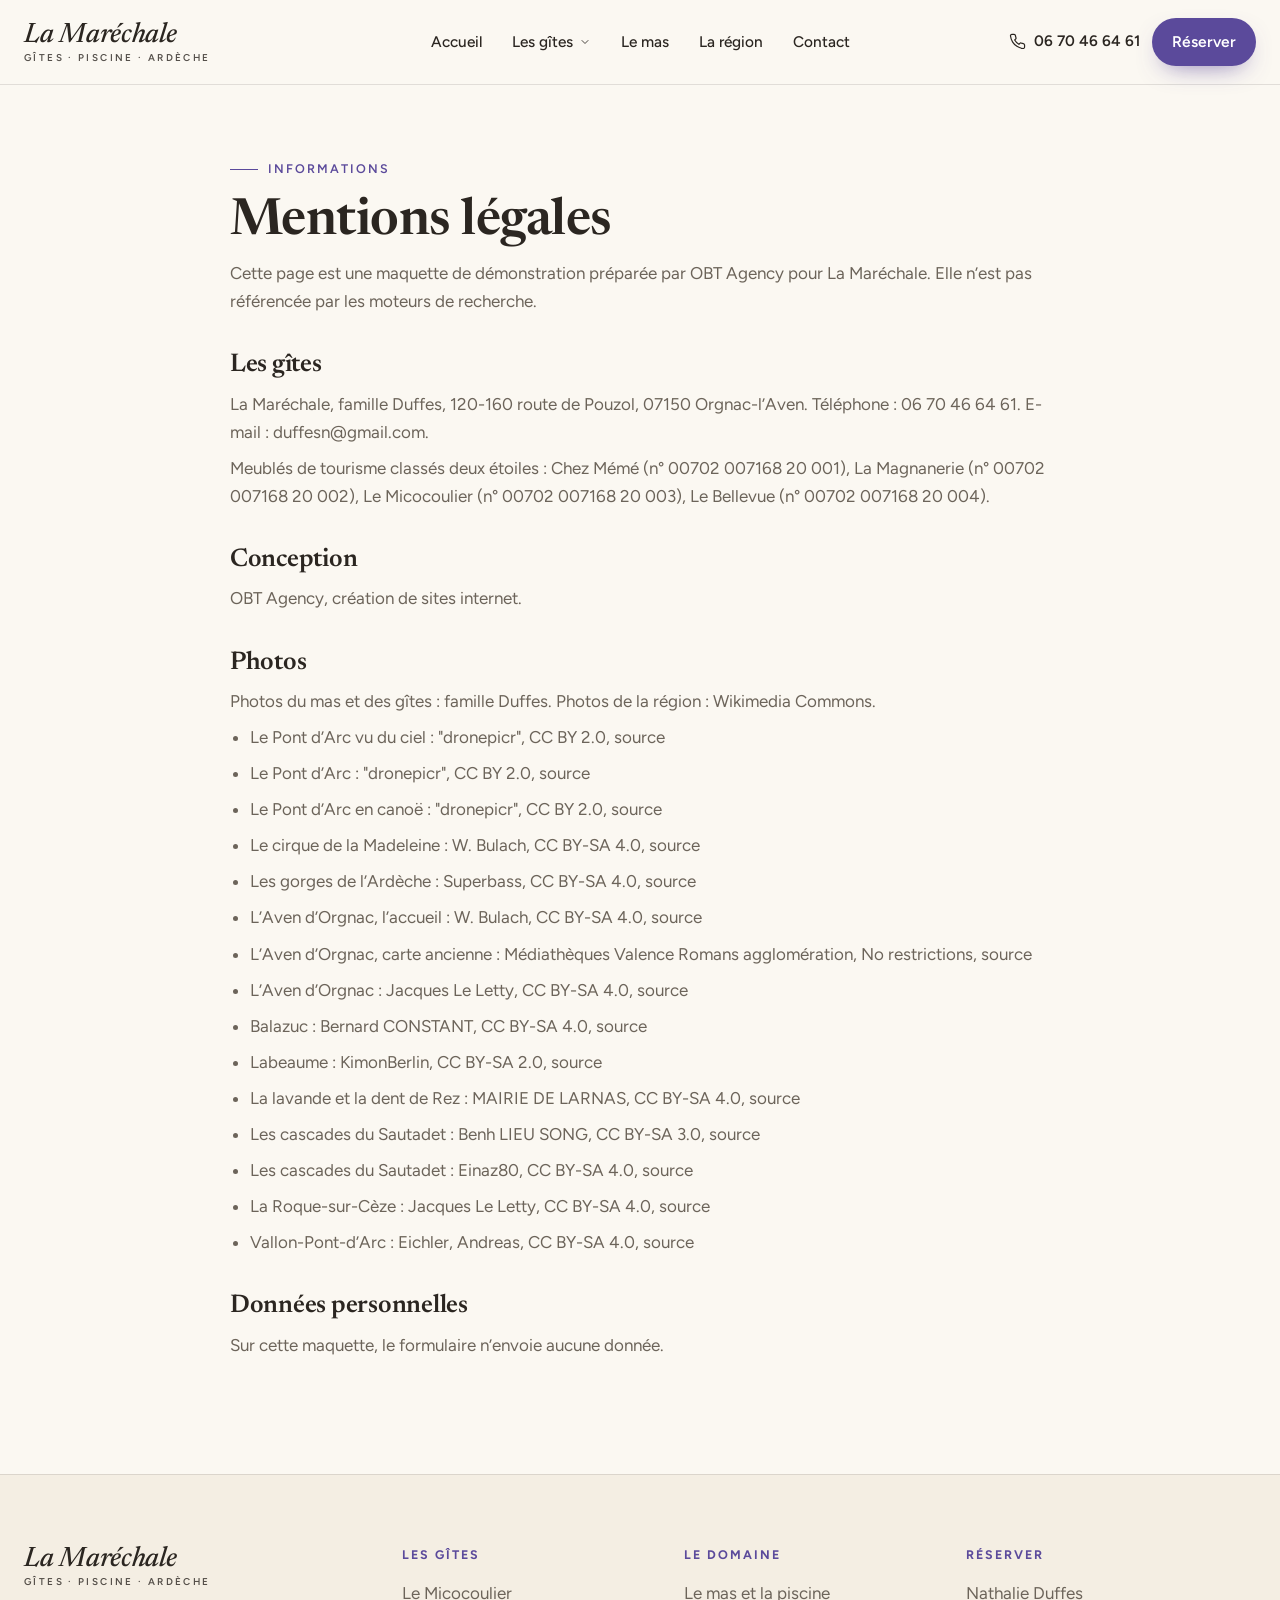
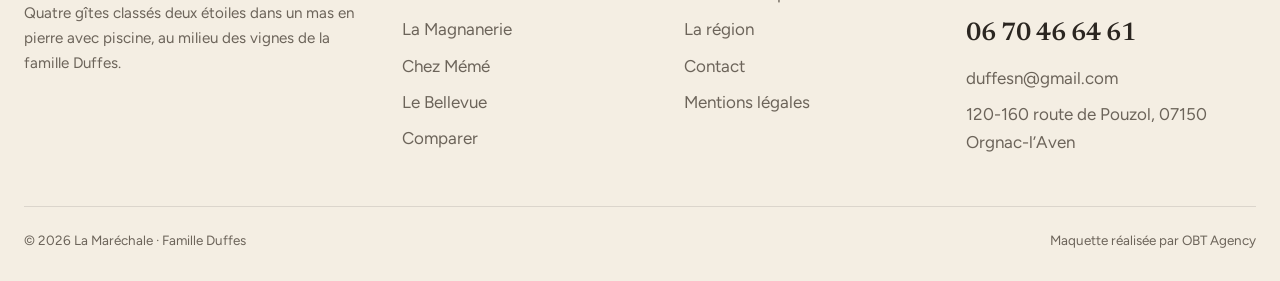
<file: mentions-legales.html>
<!doctype html>
<html lang="fr">
<head>
<meta charset="utf-8">
<meta name="viewport" content="width=device-width, initial-scale=1">
<meta name="robots" content="noindex, nofollow">
<title>Mentions légales · La Maréchale</title>
<meta name="description" content="Mentions légales de la maquette du site de La Maréchale.">
<link rel="preconnect" href="https://fonts.googleapis.com">
<link rel="preconnect" href="https://fonts.gstatic.com" crossorigin>
<link href="https://fonts.googleapis.com/css2?family=Figtree:wght@400;500;600&family=Newsreader:ital,opsz,wght@0,6..72,500;0,6..72,600;1,6..72,500;1,6..72,600&display=swap" rel="stylesheet">
<link rel="stylesheet" href="css/style.css">
</head>
<body data-page="mentions">
<header class="entete toujours-plein">
  <div class="conteneur barre">
    <a class="logo" href="index.html" aria-label="La Maréchale, accueil"><span class="nom">La Maréchale</span><span class="sous">Gîtes · Piscine · Ardèche</span></a>
    <ul class="menu">
      <li><a href="index.html">Accueil</a></li>
      <li><a class="ouvrir" href="gites.html">Les gîtes <svg viewBox="0 0 24 24" fill="none" stroke="currentColor" stroke-width="1.7" stroke-linecap="round" stroke-linejoin="round" aria-hidden="true"><path d="m6 9 6 6 6-6"/></svg></a>
        <div class="sous-menu"><a href="le-micocoulier.html"><img src="images/micocoulier/terrasse.jpg" alt=""><span>Le Micocoulier<small>64 m² · 5 pers. · 1er étage</small></span></a><a href="la-magnanerie.html"><img src="images/magnanerie/terrasse-2.jpg" alt=""><span>La Magnanerie<small>63 m² · 5 pers. · 1er étage</small></span></a><a href="chez-meme.html"><img src="images/chez-meme/sejour.jpg" alt=""><span>Chez Mémé<small>63,50 m² · 5 pers. · 1er étage</small></span></a><a href="le-bellevue.html"><img src="images/bellevue/sejour.jpg" alt=""><span>Le Bellevue<small>60 m² · 5 pers. · 2e étage</small></span></a><a class="tous" href="gites.html">Comparer les quatre gîtes</a></div></li>
      <li><a href="le-mas.html">Le mas</a></li>
      <li><a href="la-region.html">La région</a></li>
      <li><a href="contact.html">Contact</a></li>
    </ul>
    <div class="actions">
      <a class="tel-entete" href="tel:+33670466461"><svg viewBox="0 0 24 24" fill="none" stroke="currentColor" stroke-width="1.7" stroke-linecap="round" stroke-linejoin="round" aria-hidden="true"><path d="M22 16.9v3a2 2 0 0 1-2.2 2 19.8 19.8 0 0 1-8.6-3.1 19.5 19.5 0 0 1-6-6A19.8 19.8 0 0 1 2.1 4.2 2 2 0 0 1 4.1 2h3a2 2 0 0 1 2 1.7c.1 1 .4 1.9.7 2.8a2 2 0 0 1-.5 2.1L8 9.9a16 16 0 0 0 6 6l1.3-1.3a2 2 0 0 1 2.1-.4c.9.3 1.8.6 2.8.7a2 2 0 0 1 1.7 2z"/></svg><span>06 70 46 64 61</span></a>
      <a class="btn btn-plein" href="contact.html#reserver">Réserver</a>
      <button class="burger" aria-label="Menu" aria-expanded="false"><span></span></button>
    </div>
  </div>
</header>
<main>
<section class="section" style="padding-top:150px">
  <div class="conteneur texte-legal">
    <span class="surtitre">Informations</span>
    <h1 style="font-size:clamp(2.2rem,4vw,3.2rem)">Mentions légales</h1>
    <p>Cette page est une maquette de démonstration préparée par OBT Agency pour La Maréchale. Elle n’est pas référencée par les moteurs de recherche.</p>
    <h2>Les gîtes</h2>
    <p>La Maréchale, famille Duffes, 120-160 route de Pouzol, 07150 Orgnac-l’Aven. Téléphone : 06 70 46 64 61. E-mail : duffesn@gmail.com.</p>
    <p>Meublés de tourisme classés deux étoiles : Chez Mémé (n° 00702 007168 20 001), La Magnanerie (n° 00702 007168 20 002), Le Micocoulier (n° 00702 007168 20 003), Le Bellevue (n° 00702 007168 20 004).</p>
    <h2>Conception</h2>
    <p>OBT Agency, création de sites internet.</p>
    <h2>Photos</h2>
    <p>Photos du mas et des gîtes : famille Duffes. Photos de la région : Wikimedia Commons.</p>
    <ul><li>Le Pont d’Arc vu du ciel : "dronepicr", CC BY 2.0, <a href="https://commons.wikimedia.org/wiki/File:Aerial_view_of_Pont_d%27Arc_in_Vallon-Pont-d%27Arc,_France_(53698059939).jpg" target="_blank" rel="noopener">source</a></li><li>Le Pont d’Arc : "dronepicr", CC BY 2.0, <a href="https://commons.wikimedia.org/wiki/File:Aerial_view_of_the_natural_bridge_Pont_d%27Arc_in_Vallon-Pont-d%27Arc,_France_(53698061729).jpg" target="_blank" rel="noopener">source</a></li><li>Le Pont d’Arc en canoë : "dronepicr", CC BY 2.0, <a href="https://commons.wikimedia.org/wiki/File:Aerial_view_of_kayaks_under_the_arch_of_Pont_d%27Arc_in_Vallon-Pont-d%27Arc,_France_(53698059649).jpg" target="_blank" rel="noopener">source</a></li><li>Le cirque de la Madeleine : W. Bulach, CC BY-SA 4.0, <a href="https://commons.wikimedia.org/wiki/File:00_0106_Gorges_de_l%C3%A2rd%C3%A8che_-_Cirque_de_la_Madeleine.jpg" target="_blank" rel="noopener">source</a></li><li>Les gorges de l’Ardèche : Superbass, CC BY-SA 4.0, <a href="https://commons.wikimedia.org/wiki/File:2015_Gorges_de_l%27Ard%C3%A8che_1.jpg" target="_blank" rel="noopener">source</a></li><li>L’Aven d’Orgnac, l’accueil : W. Bulach, CC BY-SA 4.0, <a href="https://commons.wikimedia.org/wiki/File:00_0200_Aven_d%C2%B4Ornac_-_C%C3%A9vennes,_Frankreich.jpg" target="_blank" rel="noopener">source</a></li><li>L’Aven d’Orgnac, carte ancienne : Médiathèques Valence Romans agglomération, No restrictions, <a href="https://commons.wikimedia.org/wiki/File:Aven_d%27Orgnac_(Ard%C3%A8che)_-_Le_Grand_Pilier_Rouge_et_Blanc_de_la_premi%C3%A8re_%22Salle_Rouge%22_(34572187125).jpg" target="_blank" rel="noopener">source</a></li><li>L’Aven d’Orgnac : Jacques Le Letty, CC BY-SA 4.0, <a href="https://commons.wikimedia.org/wiki/File:Grotte_Aven_Orgnac_07.jpg" target="_blank" rel="noopener">source</a></li><li>Balazuc : Bernard CONSTANT, CC BY-SA 4.0, <a href="https://commons.wikimedia.org/wiki/File:Balazuc_(Ard%C3%A8che)_vue_de_la_rivi%C3%A8re.jpg" target="_blank" rel="noopener">source</a></li><li>Labeaume : KimonBerlin, CC BY-SA 2.0, <a href="https://commons.wikimedia.org/wiki/File:Labeaume_6-19-16_(32274971311).jpg" target="_blank" rel="noopener">source</a></li><li>La lavande et la dent de Rez : MAIRIE DE LARNAS, CC BY-SA 4.0, <a href="https://commons.wikimedia.org/wiki/File:Dent_de_Rez_et_lavande.jpg" target="_blank" rel="noopener">source</a></li><li>Les cascades du Sautadet : Benh LIEU SONG, CC BY-SA 3.0, <a href="https://commons.wikimedia.org/wiki/File:Cascades_Sautadet.jpg" target="_blank" rel="noopener">source</a></li><li>Les cascades du Sautadet : Einaz80, CC BY-SA 4.0, <a href="https://commons.wikimedia.org/wiki/File:Sautadet_Falls.jpg" target="_blank" rel="noopener">source</a></li><li>La Roque-sur-Cèze : Jacques Le Letty, CC BY-SA 4.0, <a href="https://commons.wikimedia.org/wiki/File:Roque_Ceze_vue.jpg" target="_blank" rel="noopener">source</a></li><li>Vallon-Pont-d’Arc : Eichler, Andreas, CC BY-SA 4.0, <a href="https://commons.wikimedia.org/wiki/File:2019.05.03.-06-Vallon-Pont-d%27Arc-Point_de_vue_rivi%C3%A8re_Ard%C3%A8che--Ard%C3%A8che.jpg" target="_blank" rel="noopener">source</a></li></ul>
    <h2>Données personnelles</h2>
    <p>Sur cette maquette, le formulaire n’envoie aucune donnée.</p>
  </div>
</section>
</main>
<footer class="pied">
  <div class="conteneur">
    <div class="grille">
      <div>
        <a class="logo" href="index.html"><span class="nom">La Maréchale</span><span class="sous">Gîtes · Piscine · Ardèche</span></a>
        <p>Quatre gîtes classés deux étoiles dans un mas en pierre avec piscine, au milieu des vignes de la famille Duffes.</p>
      </div>
      <div><h4>Les gîtes</h4><ul><li><a href="le-micocoulier.html">Le Micocoulier</a></li><li><a href="la-magnanerie.html">La Magnanerie</a></li><li><a href="chez-meme.html">Chez Mémé</a></li><li><a href="le-bellevue.html">Le Bellevue</a></li><li><a href="gites.html">Comparer</a></li></ul></div>
      <div><h4>Le domaine</h4><ul><li><a href="le-mas.html">Le mas et la piscine</a></li><li><a href="la-region.html">La région</a></li><li><a href="contact.html">Contact</a></li><li><a href="mentions-legales.html">Mentions légales</a></li></ul></div>
      <div><h4>Réserver</h4><ul><li>Nathalie Duffes<a class="tel-pied" href="tel:+33670466461">06 70 46 64 61</a></li><li><a href="mailto:duffesn@gmail.com">duffesn@gmail.com</a></li><li>120-160 route de Pouzol, 07150 Orgnac-l’Aven</li></ul></div>
    </div>
    <div class="bas"><span>© 2026 La Maréchale · Famille Duffes</span><span>Maquette réalisée par OBT Agency</span></div>
  </div>
</footer>
<nav class="barre-mobile" aria-label="Contact rapide">
  <a class="appeler" href="tel:+33670466461"><svg viewBox="0 0 24 24" fill="none" stroke="currentColor" stroke-width="1.7" stroke-linecap="round" stroke-linejoin="round" aria-hidden="true"><path d="M22 16.9v3a2 2 0 0 1-2.2 2 19.8 19.8 0 0 1-8.6-3.1 19.5 19.5 0 0 1-6-6A19.8 19.8 0 0 1 2.1 4.2 2 2 0 0 1 4.1 2h3a2 2 0 0 1 2 1.7c.1 1 .4 1.9.7 2.8a2 2 0 0 1-.5 2.1L8 9.9a16 16 0 0 0 6 6l1.3-1.3a2 2 0 0 1 2.1-.4c.9.3 1.8.6 2.8.7a2 2 0 0 1 1.7 2z"/></svg> Appeler</a>
  <a href="contact.html#reserver"><svg viewBox="0 0 24 24" fill="none" stroke="currentColor" stroke-width="1.7" stroke-linecap="round" stroke-linejoin="round" aria-hidden="true"><rect x="3" y="5" width="18" height="14" rx="2"/><path d="m3 7 9 6 9-6"/></svg> Demande</a>
</nav>
<script src="js/site.js"></script>
</body>
</html>
</file>
<file: css/style.css>
/* La Maréchale : maquette OBT Agency, octobre 2026 */
:root{
  --fond:#fbf8f2;
  --creme:#f4eee3;
  --pierre:#e9dfcf;
  --encre:#2b2621;
  --doux:#6c645a;
  --lavande:#5b4a9b;
  --lavande-fonce:#45387a;
  --lavande-pale:#efebf8;
  --piscine:#2a9fb5;
  --blanc:#fff;
  --trait:rgba(43,38,33,.12);
  --r:18px;
  --titre:"Newsreader",Georgia,serif;
  --texte:"Figtree",system-ui,sans-serif;
  --large:1240px;
}
*{box-sizing:border-box;margin:0;padding:0}
html{scroll-behavior:smooth}
body{background:var(--fond);color:var(--encre);font:400 17px/1.65 var(--texte);-webkit-font-smoothing:antialiased;overflow-x:hidden}
img{display:block;max-width:100%}
a{color:inherit;text-decoration:none}
button{font:inherit;cursor:pointer;border:0;background:none;color:inherit}
.conteneur{width:min(var(--large),100% - 48px);margin-inline:auto}
h1,h2,h3{font-family:var(--titre);font-weight:600;line-height:1.12;letter-spacing:-.01em}
h2{font-size:clamp(2rem,3.6vw,3.1rem)}
h3{font-size:1.45rem}
em.it{font-style:italic;font-weight:500;color:var(--lavande)}
.surtitre{display:inline-flex;align-items:center;gap:10px;font-size:.78rem;letter-spacing:.16em;text-transform:uppercase;font-weight:600;color:var(--lavande);margin-bottom:14px}
.surtitre::before{content:"";width:28px;height:1.5px;background:currentColor}
.section{padding:clamp(72px,9vw,120px) 0}
.section.creme{background:var(--creme)}
.section.lavande{background:var(--lavande-pale)}
.entete-section{display:flex;justify-content:space-between;align-items:end;gap:32px;margin-bottom:44px;flex-wrap:wrap}
.entete-section p{max-width:520px;color:var(--doux)}

/* Boutons */
.btn{display:inline-flex;align-items:center;gap:10px;padding:14px 24px;border-radius:999px;font-weight:600;font-size:.97rem;transition:transform .25s,background .25s,color .25s,box-shadow .25s;white-space:nowrap}
.btn svg{width:18px;height:18px;flex:none}
.btn-plein{background:var(--lavande);color:#fff;box-shadow:0 10px 26px -12px rgba(91,74,155,.8)}
.btn-plein:hover{background:var(--lavande-fonce);transform:translateY(-2px)}
.btn-blanc{background:#fff;color:var(--encre)}
.btn-blanc:hover{transform:translateY(-2px)}
.btn-contour{border:1.5px solid currentColor}
.btn-contour:hover{background:var(--encre);color:#fff;border-color:var(--encre)}
.lien-fleche{display:inline-flex;align-items:center;gap:8px;white-space:nowrap;font-weight:600;color:var(--lavande);border-bottom:1.5px solid transparent;transition:border-color .2s}
.lien-fleche:hover{border-color:currentColor}
.lien-fleche svg{width:18px;height:18px;flex:none}

/* Écran d'entrée */
.loader{position:fixed;inset:0;z-index:200;display:grid;place-items:start center;background:#000;overflow:hidden;transform:translateY(0);transition:transform .9s cubic-bezier(.77,0,.18,1);will-change:transform}
.loader img.fond{position:absolute;inset:0;width:100%;height:100%;object-fit:cover;animation:loaderZoom 3.2s ease-out forwards}
.loader .logo-entree{position:relative;margin-top:6vh;text-align:center;color:#fff;text-shadow:0 2px 6px rgba(0,0,0,.35),0 4px 40px rgba(0,0,0,.55);opacity:0;animation:apparait 1s .3s ease forwards}
.loader.fini{transform:translateY(-100%)}
@keyframes loaderZoom{from{transform:scale(1.08)}to{transform:scale(1)}}
@keyframes apparait{to{opacity:1}}

/* Logo */
.logo{display:flex;flex-direction:column;line-height:1}
.logo .nom{font-family:var(--titre);font-style:italic;font-weight:500;font-size:1.75rem;letter-spacing:-.01em}
.logo .sous{font-size:.62rem;letter-spacing:.24em;text-transform:uppercase;font-weight:600;margin-top:4px;opacity:.8}
.logo-entree .nom{font-size:clamp(3.4rem,8vw,6.5rem)}
.logo-entree .sous{font-size:clamp(.75rem,1.3vw,1rem);margin-top:12px;opacity:1;font-weight:700}

/* En-tête */
.entete{position:fixed;top:0;left:0;right:0;z-index:100;transition:background .35s,box-shadow .35s,color .35s;color:#fff}
.entete .barre{display:grid;grid-template-columns:1fr auto 1fr;align-items:center;gap:20px;height:84px}
.entete.plein,.entete.toujours-plein{background:rgba(251,248,242,.96);backdrop-filter:blur(10px);color:var(--encre);box-shadow:0 1px 0 var(--trait)}
.menu{display:flex;gap:30px;align-items:center;justify-content:center}
.menu>li{list-style:none;position:relative}
.menu a,.menu .ouvrir{font-weight:500;font-size:.96rem;display:inline-flex;align-items:center;gap:6px;padding:8px 0;position:relative;line-height:1.2}
.menu a::after,.menu .ouvrir::after{content:"";position:absolute;left:0;bottom:2px;height:1.5px;width:0;background:currentColor;transition:width .3s}
.menu a:hover::after,.menu .ouvrir:hover::after,.menu a.actif::after,.menu .ouvrir.actif::after{width:100%}
.menu .ouvrir svg{width:12px;height:12px;transition:transform .25s}
.sous-menu{position:absolute;top:calc(100% + 10px);left:50%;transform:translate(-50%,8px);background:#fff;color:var(--encre);border-radius:16px;box-shadow:0 24px 60px -20px rgba(43,38,33,.35);padding:10px;min-width:280px;opacity:0;visibility:hidden;transition:.25s}
.menu li:hover .sous-menu,.menu li:focus-within .sous-menu{opacity:1;visibility:visible;transform:translate(-50%,0)}
.menu li:hover .ouvrir svg{transform:rotate(180deg)}
.sous-menu a{display:flex;align-items:center;gap:12px;padding:8px;border-radius:10px;width:100%}
.sous-menu a::after{display:none}
.sous-menu a:hover{background:var(--lavande-pale)}
.sous-menu img{width:54px;height:40px;object-fit:cover;border-radius:7px}
.sous-menu small{display:block;color:var(--doux);font-size:.78rem}
.sous-menu .tous{justify-content:center;font-weight:600;color:var(--lavande);margin-top:4px;border-top:1px solid var(--trait);border-radius:0 0 10px 10px}
.entete .actions{display:flex;justify-content:flex-end;align-items:center;gap:12px}
.tel-entete{display:inline-flex;align-items:center;gap:8px;font-weight:600;font-size:.95rem}
.tel-entete svg{width:17px;height:17px}
.entete .btn{padding:11px 20px}
.burger{display:none;width:44px;height:44px;border-radius:50%;place-items:center}
.burger span{display:block;width:22px;height:1.8px;background:currentColor;position:relative}
.burger span::before,.burger span::after{content:"";position:absolute;left:0;width:22px;height:1.8px;background:currentColor}
.burger span::before{top:-7px}.burger span::after{top:7px}

/* Hero */
.hero{position:relative;height:100svh;min-height:640px;color:#fff;overflow:hidden;display:flex;align-items:flex-end}
.hero img.fond{position:absolute;inset:0;width:100%;height:100%;object-fit:cover;animation:lent 22s ease-out forwards}
@keyframes lent{from{transform:scale(1.1)}to{transform:scale(1)}}
.hero::after{content:"";position:absolute;inset:0;background:linear-gradient(90deg,rgba(20,16,30,.5) 0%,rgba(20,16,30,.15) 55%,rgba(20,16,30,0) 75%),linear-gradient(180deg,rgba(20,16,30,.42) 0%,rgba(20,16,30,0) 28%,rgba(20,16,30,0) 45%,rgba(20,16,30,.62) 100%)}
.hero .contenu{position:relative;z-index:2;padding-bottom:clamp(48px,8vh,88px);width:min(var(--large),100% - 48px);margin-inline:auto;display:grid;grid-template-columns:1fr auto;align-items:end;gap:40px}
.hero h1{font-size:clamp(2.5rem,5vw,4.5rem);max-width:17ch;text-shadow:0 2px 30px rgba(0,0,0,.25)}
.hero h1 em{font-weight:500}
.hero .sous{font-size:clamp(1.02rem,1.5vw,1.2rem);margin:18px 0 30px;max-width:46ch;opacity:.95}
.hero .boutons{display:flex;gap:12px;flex-wrap:wrap}
.note-google{background:rgba(255,255,255,.14);border:1px solid rgba(255,255,255,.35);backdrop-filter:blur(12px);border-radius:var(--r);padding:18px 22px;min-width:220px}
.note-google .chiffre{font-family:var(--titre);font-size:2.6rem;font-weight:600;line-height:1}
.etoiles{color:#f5c24b;letter-spacing:2px;font-size:1rem}
.note-google small{display:block;opacity:.85;font-size:.85rem;margin-top:4px}

/* Bande de chiffres */
.chiffres{background:#fff;border-bottom:1px solid var(--trait)}
.chiffres .grille{display:grid;grid-template-columns:repeat(5,1fr)}
.chiffres .item{padding:30px 18px;text-align:center;border-right:1px solid var(--trait)}
.chiffres .item:last-child{border-right:0}
.chiffres strong{display:block;font-family:var(--titre);font-size:2.1rem;font-weight:600;color:var(--lavande);line-height:1.1}
.chiffres span{font-size:.9rem;color:var(--doux)}

/* Cartes des gîtes */
.gites-rail{display:grid;grid-template-columns:repeat(4,1fr);gap:20px}
.carte-gite{background:#fff;border-radius:var(--r);overflow:hidden;box-shadow:0 1px 0 var(--trait),0 18px 40px -28px rgba(43,38,33,.45);display:flex;flex-direction:column;transition:transform .35s,box-shadow .35s}
.carte-gite:hover{transform:translateY(-6px);box-shadow:0 1px 0 var(--trait),0 30px 60px -30px rgba(43,38,33,.5)}
.carte-gite .visuel{aspect-ratio:4/3.3;overflow:hidden;position:relative}
.carte-gite .visuel img{width:100%;height:100%;object-fit:cover;transition:transform .8s}
.carte-gite:hover .visuel img{transform:scale(1.06)}
.carte-gite .etage{position:absolute;top:14px;left:14px;background:rgba(255,255,255,.92);color:var(--encre);font-size:.75rem;font-weight:600;padding:6px 11px;border-radius:999px}
.carte-gite .corps{padding:22px 22px 24px;display:flex;flex-direction:column;gap:10px;flex:1}
.carte-gite h3{font-size:1.55rem}
.carte-gite p{color:var(--doux);font-size:.95rem;flex:1}
.pastilles{display:flex;flex-wrap:wrap;gap:6px}
.pastilles span{font-size:.78rem;font-weight:600;background:var(--lavande-pale);color:var(--lavande-fonce);padding:5px 10px;border-radius:999px}

/* Bloc photo + texte */
.duo{display:grid;grid-template-columns:1.05fr 1fr;gap:clamp(36px,6vw,90px);align-items:center}
.duo.inverse{grid-template-columns:1fr 1.05fr}
.duo.inverse .duo-photos{order:2}
.duo-texte p{color:var(--doux);margin-top:16px}
.duo-texte p strong{color:var(--encre);font-weight:600}
.duo-texte .btn,.duo-texte .lien-fleche{margin-top:28px}
.duo-photos{display:grid;grid-template-columns:1.25fr 1fr;grid-template-rows:1fr 1fr;gap:14px;height:clamp(420px,46vw,600px)}
.duo-photos img{width:100%;height:100%;object-fit:cover;border-radius:var(--r)}
.duo-photos img:first-child{grid-row:span 2}
.signature{display:flex;align-items:center;gap:14px;margin-top:26px;padding-top:22px;border-top:1px solid var(--trait)}
.signature .rond{width:52px;height:52px;border-radius:50%;background:var(--lavande);color:#fff;display:grid;place-items:center;font-family:var(--titre);font-style:italic;font-size:1.4rem}
.signature small{display:block;color:var(--doux);font-size:.88rem}

/* Petits blocs « compris » */
.compris{display:grid;grid-template-columns:repeat(3,1fr);gap:14px}
.compris .bloc{background:#fff;border-radius:14px;padding:18px 20px;display:flex;align-items:center;gap:14px;border:1px solid var(--trait)}
.compris .bloc svg{width:28px;height:28px;flex:none;color:var(--lavande)}
.compris .bloc strong{display:block;font-size:.97rem;line-height:1.25}
.compris .bloc small{color:var(--doux);font-size:.84rem}

/* Mosaïque */
.mosaique{display:grid;grid-auto-flow:dense;grid-template-columns:repeat(4,1fr);grid-auto-rows:220px;gap:12px}
.mosaique button{position:relative;overflow:hidden;border-radius:14px;display:block;padding:0}
.mosaique button img{width:100%;height:100%;object-fit:cover;transition:transform .7s}
.mosaique button:hover img{transform:scale(1.05)}
.mosaique .grand{grid-column:span 2;grid-row:span 2}
.mosaique .large{grid-column:span 2}
.mosaique .haut{grid-row:span 2}
.mosaique button span{position:absolute;left:12px;bottom:12px;background:rgba(255,255,255,.92);color:var(--encre);font-size:.78rem;font-weight:600;padding:5px 10px;border-radius:999px;opacity:0;transform:translateY(6px);transition:.3s}
.mosaique button:hover span{opacity:1;transform:none}

/* Avis */
.avis-grille{display:grid;grid-template-columns:repeat(3,1fr);gap:20px}
.avis{background:#fff;border-radius:var(--r);padding:28px;border:1px solid var(--trait);display:flex;flex-direction:column;gap:16px}
.avis blockquote{font-family:var(--titre);font-size:1.18rem;line-height:1.45}
.avis footer{display:flex;justify-content:space-between;align-items:center;color:var(--doux);font-size:.88rem;margin-top:auto}
.avis footer strong{color:var(--encre)}

/* Activités */
.activites{display:grid;grid-template-columns:repeat(4,1fr);gap:16px}
.activite{position:relative;border-radius:var(--r);overflow:hidden;aspect-ratio:3/4;color:#fff;display:flex;align-items:flex-end}
.activite img{position:absolute;inset:0;width:100%;height:100%;object-fit:cover;transition:transform .8s}
.activite:hover img{transform:scale(1.06)}
.activite::after{content:"";position:absolute;inset:0;background:linear-gradient(180deg,transparent 45%,rgba(15,12,25,.75))}
.activite .txt{position:relative;z-index:2;padding:20px}
.activite h3{font-size:1.3rem}
.activite small{font-size:.85rem;opacity:.92}
.activite.large{grid-column:span 2;aspect-ratio:auto}
.credit{font-size:.75rem;color:var(--doux);margin-top:18px}
.credit a{text-decoration:underline}

/* Bande d'appel */
.appel{position:relative;color:#fff;overflow:hidden}
.appel img{position:absolute;inset:0;width:100%;height:100%;object-fit:cover}
.appel::after{content:"";position:absolute;inset:0;background:linear-gradient(90deg,rgba(40,30,80,.82),rgba(40,30,80,.35))}
.appel .conteneur{position:relative;z-index:2;padding:clamp(80px,10vw,130px) 0}
.appel h2{max-width:18ch}
.appel p{max-width:48ch;margin:16px 0 28px;opacity:.92}
.appel .boutons{display:flex;gap:12px;flex-wrap:wrap}

/* Formulaire de contact */
.contact-grille{display:grid;grid-template-columns:1fr 1.15fr;gap:clamp(30px,5vw,70px);align-items:start}
.coordonnees{display:flex;flex-direction:column;gap:12px;margin-top:24px}
.coordonnees a,.coordonnees div{display:flex;gap:14px;align-items:center;background:#fff;border:1px solid var(--trait);border-radius:14px;padding:14px 18px}
.coordonnees svg{width:22px;height:22px;color:var(--lavande);flex:none}
.coordonnees small{display:block;color:var(--doux);font-size:.82rem}
.coordonnees strong{font-weight:600}
.carte-maps{margin-top:16px;border-radius:var(--r);overflow:hidden;border:1px solid var(--trait);height:300px;background:var(--pierre)}
.carte-maps iframe{width:100%;height:100%;border:0;display:block}
form.formulaire{background:#fff;border-radius:22px;padding:clamp(24px,3.5vw,40px);box-shadow:0 30px 70px -40px rgba(43,38,33,.45);display:grid;grid-template-columns:1fr 1fr;gap:16px}
.formulaire h3{grid-column:1/-1;font-size:1.7rem}
.formulaire .plein-l{grid-column:1/-1}
.formulaire label{display:flex;flex-direction:column;gap:6px;font-size:.85rem;font-weight:600}
.formulaire input,.formulaire select,.formulaire textarea{font:inherit;font-weight:400;font-size:1rem;padding:13px 15px;border:1.5px solid var(--trait);border-radius:12px;background:var(--fond);color:var(--encre);transition:border-color .2s;width:100%}
.formulaire input:focus,.formulaire select:focus,.formulaire textarea:focus{outline:none;border-color:var(--lavande)}
.formulaire textarea{min-height:120px;resize:vertical}
.formulaire .choix-gites{display:flex;flex-wrap:wrap;gap:8px}
.formulaire .choix-gites label{flex-direction:row;align-items:center;gap:8px;font-weight:500;background:var(--fond);border:1.5px solid var(--trait);border-radius:999px;padding:8px 14px;cursor:pointer}
.formulaire .choix-gites input{width:auto;accent-color:var(--lavande)}
.formulaire .envoyer{grid-column:1/-1;justify-content:center;padding:16px}
.formulaire .merci{grid-column:1/-1;background:var(--lavande-pale);color:var(--lavande-fonce);border-radius:12px;padding:14px;font-weight:600;display:none}
.formulaire.envoye .merci{display:block}

/* FAQ */
.faq{max-width:860px;margin-inline:auto}
.faq details{border-bottom:1px solid var(--trait)}
.faq summary{list-style:none;cursor:pointer;display:flex;justify-content:space-between;align-items:center;gap:20px;padding:22px 0;font-family:var(--titre);font-size:1.3rem;font-weight:600}
.faq summary::-webkit-details-marker{display:none}
.faq summary::after{content:"+";font-family:var(--texte);font-size:1.6rem;font-weight:300;color:var(--lavande);transition:transform .3s}
.faq details[open] summary::after{transform:rotate(45deg)}
.faq details p{padding:0 0 22px;color:var(--doux);max-width:70ch}

/* Pied de page */
.pied{background:var(--creme);padding:70px 0 30px;border-top:1px solid var(--trait)}
.pied .grille{display:grid;grid-template-columns:1.4fr 1fr 1fr 1.2fr;gap:40px}
.pied h4{font-size:.78rem;letter-spacing:.16em;text-transform:uppercase;color:var(--lavande);margin-bottom:14px}
.pied ul{list-style:none;display:flex;flex-direction:column;gap:8px;color:var(--doux)}
.pied ul a:hover{color:var(--encre)}
.pied p{color:var(--doux);margin-top:14px;font-size:.95rem}
.pied .bas{display:flex;justify-content:space-between;gap:20px;margin-top:50px;padding-top:22px;border-top:1px solid var(--trait);font-size:.84rem;color:var(--doux);flex-wrap:wrap}
.pied .tel-pied{font-family:var(--titre);font-size:1.6rem;font-weight:600;color:var(--encre);display:block;margin-top:6px}

/* Barre d'appel mobile */
.barre-mobile{display:none}

/* Page intérieure : bandeau */
.bandeau{position:relative;height:clamp(420px,62vh,620px);color:#fff;display:flex;align-items:flex-end;overflow:hidden}
.bandeau img{position:absolute;inset:0;width:100%;height:100%;object-fit:cover}
.bandeau::after{content:"";position:absolute;inset:0;background:linear-gradient(180deg,rgba(20,16,30,.4),rgba(20,16,30,0) 35%,rgba(20,16,30,.6))}
.bandeau .conteneur{position:relative;z-index:2;padding-bottom:56px}
.bandeau h1{font-size:clamp(2.6rem,5.6vw,4.6rem)}
.bandeau p{font-size:1.12rem;margin-top:12px;max-width:52ch;opacity:.95}
.fil{font-size:.85rem;opacity:.85;margin-bottom:14px}
.fil a{text-decoration:underline;text-underline-offset:3px}

/* Fiche d'un gîte */
.fiche{display:grid;grid-template-columns:1.5fr 1fr;gap:clamp(30px,5vw,70px);align-items:start}
.fiche .intro p{color:var(--doux);margin-top:16px;font-size:1.06rem}
.fiche .intro p.chapo{font-size:1.25rem;color:var(--encre);font-family:var(--titre);line-height:1.45}
.encart{position:sticky;top:110px;background:#fff;border-radius:22px;padding:28px;box-shadow:0 30px 70px -40px rgba(43,38,33,.45);border:1px solid var(--trait)}
.encart .ligne{display:flex;justify-content:space-between;gap:16px;padding:11px 0;border-bottom:1px solid var(--trait);font-size:.96rem}
.encart .ligne span{color:var(--doux)}
.encart .ligne strong{text-align:right}
.encart .btn{width:100%;justify-content:center;margin-top:14px}
.encart .classement{font-size:.78rem;color:var(--doux);margin-top:14px;text-align:center}
.pieces{display:grid;grid-template-columns:repeat(3,1fr);gap:14px;margin-top:40px}
.piece{background:#fff;border:1px solid var(--trait);border-radius:14px;padding:18px}
.piece svg{width:26px;height:26px;color:var(--lavande);margin-bottom:10px}
.piece strong{display:block;font-size:1rem}
.piece small{color:var(--doux);font-size:.88rem;display:block;margin-top:2px}
.equipements{display:flex;flex-wrap:wrap;gap:8px;margin-top:18px}
.equipements span{background:var(--creme);border-radius:999px;padding:7px 14px;font-size:.88rem}

.visite{display:grid;grid-template-columns:auto 1fr;gap:clamp(30px,5vw,70px);align-items:center}
.telephone-video{width:min(320px,80vw);aspect-ratio:9/16;border-radius:34px;overflow:hidden;background:#000;border:8px solid #1f1b17;box-shadow:0 40px 80px -40px rgba(43,38,33,.7);position:relative}
.telephone-video video{width:100%;height:100%;object-fit:cover;display:block}
.telephone-video .lecture{position:absolute;inset:0;display:grid;place-items:center;background:rgba(0,0,0,.18);transition:opacity .3s}
.telephone-video .lecture span{width:76px;height:76px;border-radius:50%;background:rgba(255,255,255,.92);display:grid;place-items:center;color:var(--lavande)}
.telephone-video .lecture svg{width:30px;height:30px;margin-left:4px}
.telephone-video.joue .lecture{opacity:0;pointer-events:none}

.autres-gites{display:grid;grid-template-columns:repeat(3,1fr);gap:20px}

/* Sommaire des gîtes */
.sommaire{display:flex;flex-direction:column;gap:clamp(50px,7vw,90px)}
.ligne-gite{display:grid;grid-template-columns:1.25fr 1fr;gap:clamp(30px,5vw,70px);align-items:center}
.ligne-gite:nth-child(even) .photos-gite{order:2}
.photos-gite{display:grid;grid-template-columns:2fr 1fr;grid-template-rows:1fr 1fr;gap:12px;height:clamp(340px,36vw,470px)}
.photos-gite img{width:100%;height:100%;object-fit:cover;border-radius:16px}
.photos-gite img:first-child{grid-row:span 2}
.ligne-gite .numero{font-family:var(--titre);font-style:italic;color:var(--lavande);font-size:1.1rem}
.ligne-gite h2{margin:6px 0 12px}
.ligne-gite p{color:var(--doux)}
.ligne-gite .pastilles{margin:18px 0 26px}
.ligne-gite .boutons{display:flex;gap:12px;flex-wrap:wrap}

/* Visionneuse */
.visionneuse{position:fixed;inset:0;z-index:300;background:rgba(18,15,24,.94);display:none;align-items:center;justify-content:center;flex-direction:column;gap:16px;padding:24px}
.visionneuse.ouverte{display:flex}
.visionneuse img{max-width:min(1200px,92vw);max-height:72vh;object-fit:contain;border-radius:10px}
.visionneuse .legende{color:#fff;font-size:.95rem;opacity:.9}
.visionneuse button{position:absolute;color:#fff;width:52px;height:52px;border-radius:50%;background:rgba(255,255,255,.12);display:grid;place-items:center;font-size:1.6rem;line-height:1}
.visionneuse button:hover{background:rgba(255,255,255,.25)}
.visionneuse .fermer{top:20px;right:20px}
.visionneuse .prec{left:20px;top:50%;transform:translateY(-50%)}
.visionneuse .suiv{right:20px;top:50%;transform:translateY(-50%)}

/* Mentions */
.texte-legal{max-width:820px}
.texte-legal h2{font-size:1.6rem;margin:36px 0 10px}
.texte-legal p,.texte-legal li{color:var(--doux);margin-top:8px}
.texte-legal ul{padding-left:20px}

/* Apparition au défilement */
[data-reveal]{opacity:0;transform:translateY(26px);transition:opacity .9s ease,transform .9s ease}
[data-reveal].vu{opacity:1;transform:none}
@media (prefers-reduced-motion:reduce){
  [data-reveal]{opacity:1;transform:none;transition:none}
  .hero img.fond,.loader img.fond{animation:none}
  html{scroll-behavior:auto}
}

/* Responsive */
@media (max-width:1100px){
  .gites-rail{grid-template-columns:repeat(2,1fr)}
  .activites{grid-template-columns:repeat(2,1fr)}
  .menu{gap:20px}
  .tel-entete span{display:none}
}
@media (max-width:900px){
  .entete .barre{grid-template-columns:auto 1fr auto;height:70px}
  .menu{display:none}
  .burger{display:grid}
  .entete .btn{display:none}
  .entete.menu-ouvert{background:var(--fond);color:var(--encre)}
  .entete.menu-ouvert .menu{display:flex;position:fixed;top:70px;left:0;right:0;bottom:0;flex-direction:column;align-items:flex-start;justify-content:flex-start;gap:4px;background:var(--fond);padding:24px;overflow:auto}
  .entete.menu-ouvert .menu a,.entete.menu-ouvert .menu .ouvrir{font-family:var(--titre);font-size:1.6rem;padding:8px 0}
  .entete.menu-ouvert .sous-menu{position:static;opacity:1;visibility:visible;transform:none;box-shadow:none;background:transparent;padding:0 0 10px;min-width:0}
  .entete.menu-ouvert .sous-menu a{font-family:var(--texte);font-size:1rem}
  .hero .contenu{grid-template-columns:1fr}
  .note-google{justify-self:start}
  .chiffres .grille{grid-template-columns:repeat(2,1fr)}
  .chiffres .item{border-bottom:1px solid var(--trait)}
  .chiffres .item:last-child{grid-column:span 2}
  .duo,.duo.inverse,.contact-grille,.fiche,.ligne-gite,.visite{grid-template-columns:1fr}
  .duo.inverse .duo-photos,.ligne-gite:nth-child(even) .photos-gite{order:0}
  .compris,.avis-grille,.pieces,.autres-gites{grid-template-columns:1fr 1fr}
  .mosaique{grid-template-columns:repeat(2,1fr);grid-auto-rows:170px}
  .pied .grille{grid-template-columns:1fr 1fr}
  .encart{position:static}
  .telephone-video{margin-inline:auto}
  .barre-mobile{display:grid;grid-template-columns:1fr 1fr;gap:8px;position:fixed;left:10px;right:10px;bottom:10px;z-index:90;background:rgba(255,255,255,.96);backdrop-filter:blur(10px);border-radius:999px;padding:6px;box-shadow:0 14px 40px -12px rgba(43,38,33,.45)}
  .barre-mobile a{display:flex;justify-content:center;align-items:center;gap:8px;padding:12px;border-radius:999px;font-weight:600;font-size:.95rem}
  .barre-mobile a svg{width:18px;height:18px}
  .barre-mobile .appeler{background:var(--lavande);color:#fff}
  body{padding-bottom:76px}
}
@media (max-width:600px){
  body{font-size:16px}
  .conteneur{width:calc(100% - 32px)}
  .gites-rail,.compris,.avis-grille,.pieces,.autres-gites,.activites{grid-template-columns:1fr}
  .activite,.activite.large{grid-column:auto;aspect-ratio:4/3.4}
  .duo-photos{height:380px}
  .photos-gite{height:300px}
  .mosaique{grid-auto-rows:140px}
  .mosaique .grand{grid-column:span 2;grid-row:span 2}
  .pied .grille{grid-template-columns:1fr}
  form.formulaire{grid-template-columns:1fr}
  .hero .boutons .btn{flex:1;justify-content:center}
  .formulaire .choix-gites label{flex:1 1 45%}
  .entete-section{margin-bottom:30px}
}

/* Hero : trois photos en fondu */
.hero .diapos{position:absolute;inset:0}
.hero .diapos img.fond{opacity:0;transition:opacity 1.6s ease;animation:none}
.hero .diapos img.fond.actif{opacity:1;animation:lent 7s ease-out forwards}
/* Note Google encadrée au-dessus du titre, comme sur nos autres sites */
.note-heros{display:inline-flex;align-items:center;gap:10px;margin-bottom:18px;color:#fff;font-size:15px;text-shadow:0 1px 6px rgba(0,0,0,.35)}
.note-heros .etoiles{font-size:16px;color:#f5c24b;letter-spacing:2px}
.note-heros strong{font-size:17px}
.note-heros:hover span:last-child{text-decoration:underline}
.note-heros--cadre{padding:9px 18px;border-radius:999px;background:rgba(255,250,243,.14);border:1px solid rgba(255,255,255,.34);backdrop-filter:blur(10px);-webkit-backdrop-filter:blur(10px);box-shadow:0 8px 26px rgba(0,0,0,.18)}
.hero .contenu{grid-template-columns:1fr}
@media (max-width:600px){.note-heros--cadre{padding:7px 14px;font-size:13.5px;gap:8px}}
</file>
